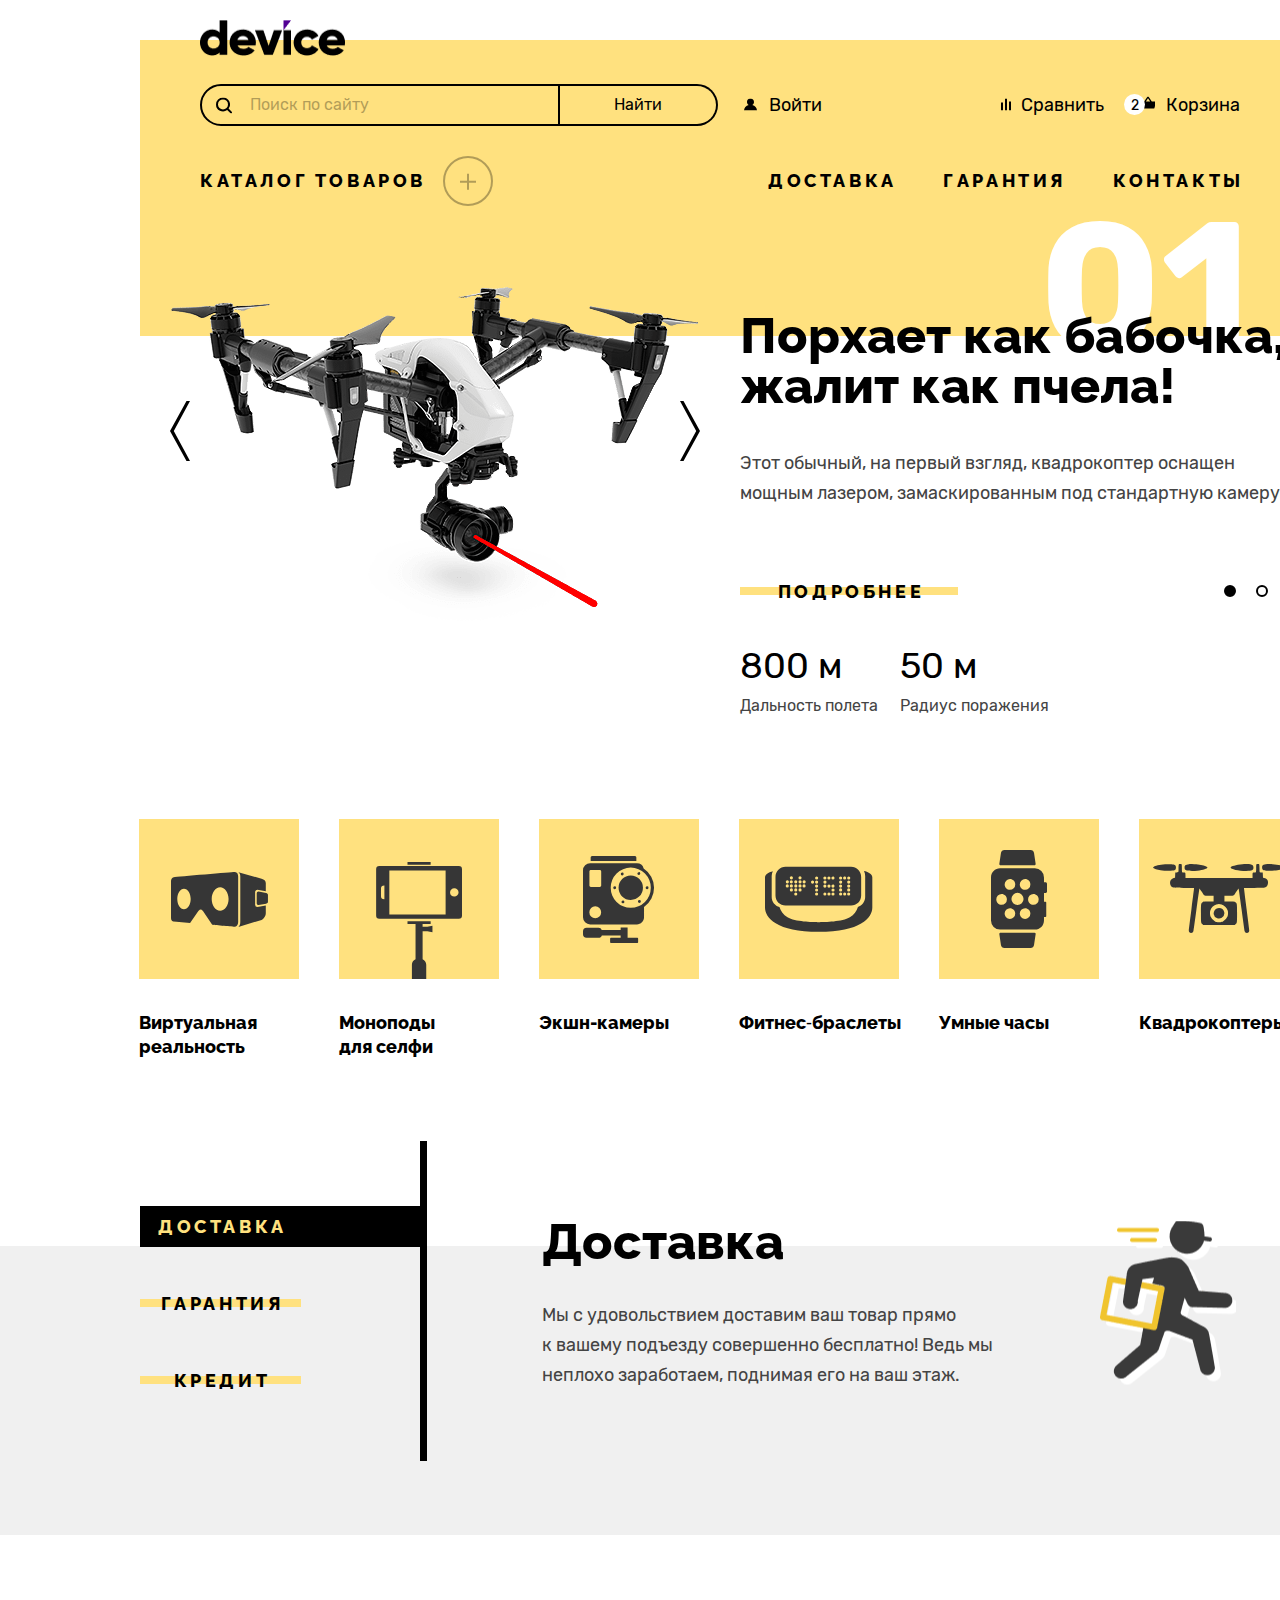
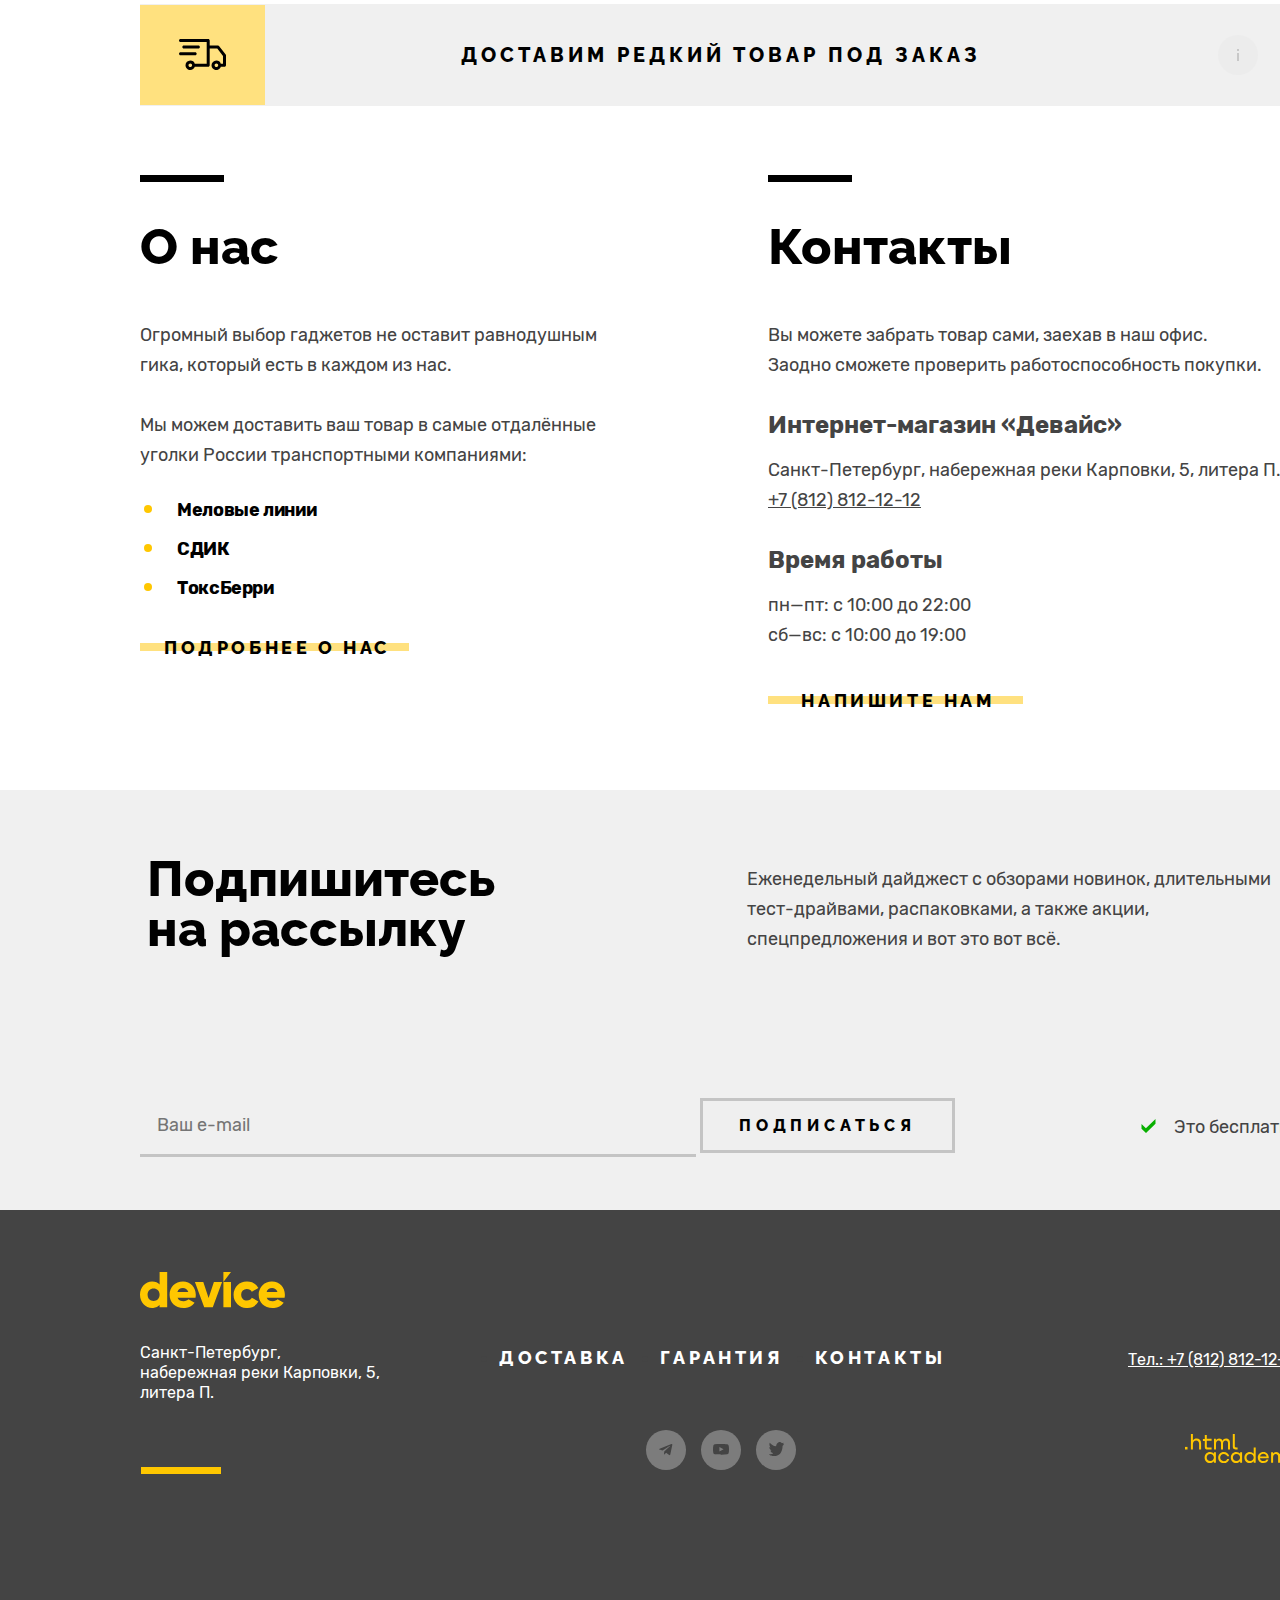
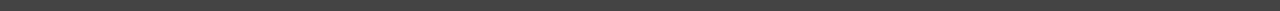
<file: index.html>
<!DOCTYPE html>
<html lang="ru">

<head>
  <meta charset="utf-8">
  <title>HTML Academy: Девайс</title>
  <link rel="icon" type="image/x-icon" href="images/favicon.png">
  <link rel="stylesheet" href="styles/styles.css">
</head>

<body>
  <header class="page-header">
    <a class="logo-link">
      <img class="header-logo" src="images/logos/header-logo.png" height="36" width="145" alt="Логотип 'Девайс'.">
    </a>
    <div class="header-general-buttons">
      <ul class="header-user-buttons">
        <li class="header-button-area">
          <form class="header-search-form" action="https://echo.htmlacademy.ru" method="get">
            <label class="visually-hidden" for="header-search-field">Найти</label>
            <input id="header-search-field" class="header-search-space" type="search" name="search-form"
              placeholder="Поиск по сайту">
            <button class="header-search-button" type="submit">Найти</button>
          </form>
        </li>
        <li class="header-button-area">
          <a class="header-button" href="#">
            <svg class="profile-icon" width="15" height="13" fill="none" xmlns="http://www.w3.org/2000/svg">
              <g clip-path="url(#a)"><path d="M1 12.4h13a6.3 6.3 0 0 0-4.7-5.5c1-.6 1.7-1.7 1.7-3C11 1.9 9.4.4 7.5.4A3.5 3.5 0 0 0 4 3.9c0
                1.3.7 2.4 1.7 3A6.3 6.3 0 0 0 1 12.4Z" fill="#000"/>
              </g>
              <defs><clipPath id="a"><path fill="#fff" transform="translate(0 .4)" d="M0 0h15v12H0z"/></clipPath>
              </defs>
            </svg>
            Войти
          </a>
        </li>
        <li class="header-button-area profile-logged-out">
          <a class="header-button" href="#">
            <svg class="profile-icon" width="15" height="13" fill="none" xmlns="http://www.w3.org/2000/svg">
              <g clip-path="url(#a)"><path d="M1 12.4h13a6.3 6.3 0 0 0-4.7-5.5c1-.6 1.7-1.7 1.7-3C11 1.9 9.4.4 7.5.4A3.5 3.5 0 0 0 4 3.9c0
                1.3.7 2.4 1.7 3A6.3 6.3 0 0 0 1 12.4Z" fill="#000"/>
              </g>
              <defs><clipPath id="a"><path fill="#fff" transform="translate(0 .4)" d="M0 0h15v12H0z"/></clipPath>
              </defs>
            </svg>
            Коля Петухов
          </a>
        </li>
        <li class="header-button-area profile-logged-out">
          <button class="header-button" type="submit">Выйти</button>
        </li>
      </ul>
      <ul class="header-cart-buttons">
        <li class="cart-button-area">
          <a class="header-button" href="#">
            <svg class="compare-icon" width="10" height="13" fill="none" xmlns="http://www.w3.org/2000/svg">
              <g clip-path="url(#a)" fill="#000"><path d="M6 .4H4v12h2V.4ZM2 4.4H0v8h2v-8ZM10 3.4H8v9h2v-9Z"/>
              </g>
              <defs><clipPath id="a"><path fill="#fff" transform="translate(0 .4)" d="M0 0h10v12H0z"/></clipPath></defs>
            </svg>
            Сравнить
          </a>
        </li>
        <li class="cart-button-area">
          <a class="header-button" href="#">
            <span class="items-number"></span>
            <svg class="cart-icon" width="16" height="15" viewBox="0 0 16 15" fill="none" xmlns="http://www.w3.org/2000/svg"><g clip-path="url(#a)"><path d="m15.3 5.39-3.5.2L8.6.69c-.1-.2-.4-.3-.6-.3-.2 0-.5.1-.6.3l-3.2 4.9H.7c-.4 0-.7.3-.7.7v.2l1.9 6.8c.2.7.7 1.1 1.4 1.1h9.4c.7 0 1.2-.4 1.4-1.1l1.9-6.9v-.2c0-.4-.3-.8-.7-.8ZM8 2.29l2.2 3.2H5.9L8 2.29Z" fill="#000"/></g><defs><clipPath id="a"><path fill="#fff" transform="translate(0 .39)" d="M0 0h16v14H0z"/></clipPath></defs></svg>
            Корзина
          </a>
          <div class="cart-popover popover-closed">
            <ul class="popover-items-list">
              <li class="popover-cart-item">
                <a class="popover-item-link" href="#">
                  <img class="popover-image" src="images/cart-popover-item-one.jpg" width="39" height="43" alt="Любительская селфи-палка.">
                  <p class="cart-item-title">Любительская селфи-палка</p>
                </a>
                <button class="delete-button" type="submit"><span class="visually-hidden">Удалить</span></button>
              </li>
              <li class="popover-cart-item">
                <a class="popover-item-link" href="#">
                  <img class="popover-image" src="images/cart-popover-item-two.jpg" width="39" height="43" alt="Профессиональная селфи-палка.">
                  <p class="cart-item-title">Профессиональная селфи-палка</p>
                </a>
                  <button class="delete-button" type="submit"><span class="visually-hidden">Удалить</span></button>
              </li>
            </ul>
            <div class="totals">
              <p class="totals-text">Товаров: 2</p>
              <p class="totals-text">Сумма: 2000 ₽</p>
            </div>
            <a class="popover-button" href="#">Открыть корзину</a>
          </div>
        </li>
      </ul>
    </div>
    <nav class="navigation">
      <ul class="navigation-list index-navigation">
        <li class="navigation-field">
          <a class="navigation-item" href="catalog.html">Каталог товаров</a>
          <button class="navigation-button navigation-button-open" type="button"><span class="visually-hidden">Показать</span></button>
          <div class="catalogue-popover-wrapper popover-closed">
            <ul class="navigation-catalogue-categories">
              <li>
                <ul class="categories-list">
                  <li>
                    <a class="navigation-catalogue-item" href="#">Виртуальная реальность</a>
                  </li>
                  <li>
                    <a class="navigation-catalogue-item" href="#">Моноподы для селфи</a>
                  </li>
                  <li>
                    <a class="navigation-catalogue-item" href="#">Экшн-камеры</a>
                  </li>
                </ul>
              </li>
              <li>
                <ul class="categories-list">
                  <li>
                    <a class="navigation-catalogue-item" href="#">Фитнес-браслеты</a>
                  </li>
                  <li>
                    <a class="navigation-catalogue-item" href="#">Умные часы</a>
                  </li>
                </ul>
              </li>
              <li>
                <ul class="categories-list">
                  <li>
                    <a class="navigation-catalogue-item" href="#">Квадрокоптеры</a>
                  </li>
                </ul>
              </li>
            </ul>
          </div>
        </li>
        <li class="navigation-field">
          <a class="navigation-item" href="#">Доставка</a>
        </li>
        <li class="navigation-field">
          <a class="navigation-item" href="#">Гарантия</a>
        </li>
        <li class="navigation-field">
          <a class="navigation-item" href="#">Контакты</a>
        </li>
      </ul>
    </nav>
  </header>
  <main class="main-wrapper">
    <h1 class="visually-hidden">Интернет-магазин "Девайс"</h1>
    <section class="promo-slider">
      <h2 class="visually-hidden">Популярные товары</h2>
      <ol class="slider-pagination">
        <li class="slider-pagination-item active-slide">
          <p class="slider-item-number">01</p>
          <button class="slider-arrow slider-prev" type="button"><span class="visually-hidden">Назад</span></button>
          <img class="stock-image" src="images/slider/slider-drone.png" height="560" width="560"
            alt="Квадрокоптер, оснащенный лазером.">
          <button class="slider-arrow slider-next" type="button"><span class="visually-hidden">Вперед</span></button>
          <h3 class="slider-item-title">Порхает как бабочка, жалит как пчела!</h3>
          <p class="slider-item-description">Этот обычный, на первый взгляд, квадрокоптер оснащен мощным лазером,
            замаскированным под стандартную камеру.</p>
          <a class="main-page-button" href="#">Подробнее</a>
          <ol class="slider-navigation">
            <li class="slider-navigation-item">
              <button class="slider-button slider-active" type="button"><span class="visually-hidden">1 слайд</span></button>
            </li>
            <li class="slider-navigation-item">
              <button class="slider-button" type="button"><span class="visually-hidden">2 слайд</span></button>
            </li>
            <li class="slider-navigation-item">
              <button class="slider-button" type="button"><span class="visually-hidden">3 слайд</span></button>
            </li>
          </ol>
          <dl class="slider-item-features">
            <dt class="slider-item-feature-name">Дальность полета</dt>
            <dd class="slider-item-feature-value">800 м</dd>
            <dt class="slider-item-feature-name">Радиус поражения</dt>
            <dd class="slider-item-feature-value">50 м</dd>
          </dl>
        </li>
        <li class="slider-pagination-item hidden-slide">
          <p class="slider-item-number">02</p>
          <button class="slider-arrow slider-prev" type="button"><span class="visually-hidden">Назад</span></button>
          <img class="stock-image" src="images/slider/slider-fitness-bracelet.png" height="560" width="560"
            alt="Фитнес-браслет.">
          <button class="slider-arrow slider-next" type="button"><span class="visually-hidden">Вперед</span></button>
          <h3 class="slider-item-title">Худеем правильно!</h3>
          <p class="slider-item-description">Мотивирующие фитнес-браслеты помогут найти в себе силы не пропускать
            занятия и соблюдать диету.</p>
          <a class="main-page-button" href="#">Подробнее</a>
          <ol class="slider-navigation">
            <li class="slider-navigation-item">
              <button class="slider-button" type="button"><span class="visually-hidden">1 слайд</span></button>
            </li>
            <li class="slider-navigation-item">
              <button class="slider-button slider-active" type="button"><span class="visually-hidden">2 слайд</span></button>
            </li>
            <li class="slider-navigation-item">
              <button class="slider-button" type="button"><span class="visually-hidden">3 слайд</span></button>
            </li>
          </ol>
          <dl class="slider-item-features">
            <dt class="slider-item-feature-name">Без подзарядки</dt>
            <dd class="slider-item-feature-value">48 часов</dd>
          </dl>
        </li>
        <li class="slider-pagination-item hidden-slide">
          <p class="slider-item-number">03</p>
          <button class="slider-arrow slider-prev" type="button"><span class="visually-hidden">Назад</span></button>
          <img class="stock-image" src="images/slider/slider-selfie-stick.png" height="560" width="560"
            alt="Палка для селфи.">
          <button class="slider-arrow slider-next" type="button"><span class="visually-hidden">Вперед</span></button>
          <h3 class="slider-item-title">Делай селфи, как Бен Стиллер! </h3>
          <p class="slider-item-description">Самая длинная палка для селфи доступна в нашем магазине.
            Восемь (Восемь, Карл!) метров длиной и весом всего 5 кг.</p>
          <a class="main-page-button" href="#">Подробнее</a>
          <ol class="slider-navigation">
            <li class="slider-navigation-item">
              <button class="slider-button" type="button"><span class="visually-hidden">1 слайд</span></button>
            </li>
            <li class="slider-navigation-item">
              <button class="slider-button" type="button"><span class="visually-hidden">2 слайд</span></button>
            </li>
            <li class="slider-navigation-item">
              <button class="slider-button slider-active" type="button"><span class="visually-hidden">3 слайд</span></button>
            </li>
          </ol>
          <dl class="slider-item-features">
            <dt class="slider-item-feature-name">Длина палки</dt>
            <dd class="slider-item-feature-value">8,5 метров</dd>
            <dt class="slider-item-feature-name">Вес палки</dt>
            <dd class="slider-item-feature-value">5 кг</dd>
            <dt class="slider-item-feature-name">Материал</dt>
            <dd class="slider-item-feature-value">Карбон</dd>
          </dl>
        </li>
      </ol>
    </section>
    <section>
      <h2 class="visually-hidden"> Категории товаров</h2>
      <ul class="catalogue-categories">
        <li class="catalogue-element">
          <a class="catalogue-item" href="#">
            <div class="catalogue-image virtual-reality-image"></div>
            Виртуальная реальность
          </a>
        </li>
        <li class="catalogue-element">
          <a class="catalogue-item" href="#">
            <div class="catalogue-image monopods-image"></div>
            Моноподы <br>для селфи
          </a>
        </li>
        <li class="catalogue-element">
          <a class="catalogue-item" href="#">
            <div class="catalogue-image action-camera-image"></div>
            Экшн-камеры
          </a>
        </li>
        <li class="catalogue-element">
          <a class="catalogue-item" href="#">
            <div class="catalogue-image fitness-bracelet-image"></div>
            Фитнес&#8209;браслеты
          </a>
        </li>
        <li class="catalogue-element">
          <a class="catalogue-item" href="#">
            <div class="catalogue-image smart-watch-image"></div>
            Умные часы
          </a>
        </li>
        <li class="catalogue-element">
          <a class="catalogue-item" href="#">
            <div class="catalogue-image quadrocopter-image"></div>
            Квадрокоптеры
          </a>
        </li>
      </ul>
    </section>
    <div class="advantages-wrapper">
      <section class="advantages">
        <h2 class="visually-hidden">Наши преимущества</h2>
        <ul class="advantages-list">
          <li class="advantages-button">
            <a class="main-page-button active-advantage" href="#">Доставка</a>
          </li>
          <li class="advantages-button">
            <a class="main-page-button" href="#">Гарантия</a>
          </li>
          <li class="advantages-button">
            <a class="main-page-button" href="#">Кредит</a>
          </li>
        </ul>
        <ul class="advantages-description">
          <li class="advantages-container advantage-visible">
            <div class="advantages-text">
              <h3 class="advantage-title">Доставка</h3>
              <p class="advantage-comment">Мы с удовольствием доставим ваш товар прямо <br>к
                вашему подъезду совершенно бесплатно! Ведь
                мы неплохо заработаем, поднимая его на ваш этаж.</p>
            </div>
            <div class="delivery-image"></div>
          </li>
          <li class="advantages-container advantage-hidden">
            <div class="advantages-text">
              <h3 class="advantage-title">Гарантия</h3>
              <p class="advantage-comment">Если из-за возгорания купленного у нас товара у вас
                сгорит дом — не переживайте, мы выдадим вам новый.
                Товар, не дом, конечно же.</p>
            </div>
            <div class="guarantee-image"></div>
          </li>
          <li class="advantages-container advantage-hidden">
            <div class="advantages-text">
              <h3 class="advantage-title">Кредит</h3>
              <p class="advantage-comment">Залезть в долговую яму стало проще!
                Кредитные консультанты подберут для вас наиболее выгодные условия кредита.
                Выгодные для банка, разумеется.</p>
            </div>
            <div class="credit-image"></div>
          </li>
        </ul>
      </section>
    </div>
    <aside>
      <a  href="#" class="delivery-box">
        <div class="delivery-truck-image"></div>
        <p class="special-delivery">Доставим редкий товар под заказ</p>
        <div class="delivery-info"></div>
      </a>
    </aside>
    <div class="about-us-wrapper">
      <section class="about-us">
        <h2 class="main-page-heading">О нас</h2>
        <p class="index-main-text">Огромный выбор гаджетов не оставит равнодушным гика, который есть в каждом из нас.
        </p>
        <p class="index-main-text">Мы можем доставить ваш товар в самые отдалённые уголки России транспортными
          компаниями:</p>
        <ul class="carrier-list">
          <li class="carrier-item">
            <b>Меловые линии</b>
          </li>
          <li class="carrier-item">
            <b>СДИК</b>
          </li>
          <li class="carrier-item">
            <b>ТоксБерри</b>
          </li>
        </ul>
        <a class="main-page-button" href="#">Подробнее о нас</a>
      </section>
      <section class="contact-us">
        <h2 class="main-page-heading">Контакты</h2>
        <p class="index-main-text">Вы можете забрать товар сами, заехав в наш офис. Заодно сможете проверить
          работоспособность покупки.</p>
        <p class="contacts-subtitle">Интернет-магазин «Девайс»</p>
        <address class="contacts-address">
          <p class="contacts-address-text">Санкт-Петербург, набережная реки Карповки, 5, литера П.</p>
          <a class="contacts-phone" href="tel:+78128121212">+7 (812) 812-12-12</a>
        </address>
        <p class="contacts-subtitle">Время работы</p>
        <ul class="contacts-schedule">
          <li class="contacts-schedule-item">пн—пт: с 10:00 до 22:00 </li>
          <li class="contacts-schedule-item">сб—вс: с 10:00 до 19:00</li>
        </ul>
        <a class="main-page-button" href="#">Напишите нам</a>
      </section>
    </div>
    <div class="mailing-wrapper">
      <section class="mailing-section">
        <div class="mailing-text">
          <h2 class="main-page-heading">Подпишитесь на рассылку</h2>
          <p class="index-main-text">Еженедельный дайджест с обзорами новинок, длительными тест-драйвами, распаковками,
            а также акции, спецпредложения и вот это вот всё.</p>
        </div>
        <div class="mailing-form">
          <form class="subscribe-form" action="https://echo.htmlacademy.ru" method="post">
            <label class="visually-hidden" for="subscription-area">Введите email</label>
            <input id="subscription-area" class="subscription-field" type="email" name="subscription-email" placeholder="Ваш e-mail">
            <label class="visually-hidden" for="subscription-submit">Подписаться</label>
            <input class="subscription-button" id="subscription-submit" type="submit" name="submit-button" value="Подписаться">
          </form>
          <p class="subscription-form-comment">Это бесплатно</p>
        </div>
      </section>
    </div>
  </main>
  <footer class="page-footer">
    <div class="footer-wrapper">
      <div class="footer-left-column">
        <a class="logo-link">
          <img class="footer-logo" src="images/logos/footer-logo.svg" height="36" width="145" alt="Логотип 'Девайс'.">
        </a>
        <address class="footer-address">
          <p class="footer-address-text">Санкт-Петербург, набережная реки Карповки, 5, литера П.</p>
        </address>
      </div>
      <div class="footer-central-column">
        <ul class="footer-navigation">
          <li>
            <a class="footer-navigation-item" href="#">Доставка</a>
          </li>
          <li>
            <a class="footer-navigation-item" href="#">Гарантия</a>
          </li>
          <li>
            <a class="footer-navigation-item" href="#">Контакты</a>
          </li>
        </ul>
        <ul class="socials">
          <li>
            <a class="socials-link telegram-icon" href="https://t.me/htmlacademy">
              <span class="visually-hidden">Telegram</span>
            </a>
          </li>
          <li>
            <a class="socials-link youtube-icon" href="https://www.youtube.com/user/htmlacademyru">
              <span class="visually-hidden">YouTube</span>
            </a>
          </li>
          <li>
            <a class="socials-link twitter-icon" href="https://twitter.com/htmlacademy_ru">
              <span class="visually-hidden">Twitter</span>
            </a>
          </li>
        </ul>
      </div>
      <div class="footer-right-column">
        <a class="footer-phone" href="tel:+78128121212">Тел.: +7 (812) 812-12-12</a>
        <a class="html-academy-link" href="https://htmlacademy.ru/">
            <svg class="html-academy-logo" width="115" height="33" viewBox="0 0 115 33" fill="currentColor" xmlns="http://www.w3.org/2000/svg">
              <path d="M0 12.9V15.5H2.5V12.9H0Z"/>
              <path d="M11.6 4.5C10 4.5 8.8 5.2 8 6.2H7.9V0H5.9V15.5H7.9V10.2C7.9 8.1 9.2 6.6 11.2 6.6C13 6.6 14.1 8 14.1 9.8V15.5H16.1V9.4C16.2 6.4 14.3 4.5 11.6 4.5Z"/>
              <path d="M26.6 4.8H21.8V1.1H19.8V4.9H17.9V6.9H19.8V12.9C19.8 14.6 20.8 15.6 22.5 15.6H26.6V13.6H22.9C22.2 13.6 21.8 13.2 21.8 12.5V6.8H26.6V4.8Z"/>
              <path d="M41.1 4.6C39.5 4.6 38.2 5.4 37.6 6.7H37.5C36.9 5.5 35.7 4.6 34.1 4.6C32.7 4.6 31.6 5.4 31 6.4H30.9V4.8H29V15.4H31V10C31 8 32 6.5 33.6 6.5C35.1 6.5 36 7.5 36 9.1V15.4H38V9.8C38 7.4 39.4 6.5 40.6 6.5C42.1 6.5 43 7.5 43 9.1V15.4H45V8.9C45.1 6.4 43.6 4.6 41.1 4.6Z"/>
              <path d="M47.8 12.7C47.8 14.4 48.8 15.4 50.6 15.4H52.6V13.4H50.9C50.2 13.4 49.8 13 49.8 12.3V0H47.8V12.7Z"/>
              <path d="M28.9 19.7C28 18.6 26.7 17.9 25 17.9C21.9 17.9 19.6 20.2 19.6 23.5C19.6 26.8 21.9 29.1 25 29.1C26.8 29.1 28 28.3 28.8 27.2H28.9V28.8H30.9V18.2H28.9V19.7ZM25.3 27.1C23.1 27.1 21.7 25.5 21.7 23.5C21.7 21.5 23.1 19.9 25.3 19.9C27.5 19.9 28.9 21.5 28.9 23.5C28.9 25.4 27.5 27.1 25.3 27.1Z"/>
              <path d="M44.2 22C43.7 19.6 41.6 17.9 38.8 17.9C35.4 17.9 33.2 20.4 33.2 23.5C33.2 26.6 35.4 29.1 38.8 29.1C41.6 29.1 43.7 27.3 44.2 24.9H42.1C41.7 26.2 40.4 27.2 38.8 27.2C36.6 27.2 35.2 25.6 35.2 23.6C35.2 21.6 36.6 20 38.8 20C40.4 20 41.6 21 42.1 22.2H44.2V22Z"/>
              <path d="M55.1 19.7C54.2 18.6 52.9 17.9 51.2 17.9C48.1 17.9 45.8 20.2 45.8 23.5C45.8 26.8 48.1 29.1 51.2 29.1C53 29.1 54.2 28.3 55 27.2H55.1V28.8H57.1V18.2H55.1V19.7ZM51.5 27.1C49.3 27.1 47.9 25.5 47.9 23.5C47.9 21.5 49.3 19.9 51.5 19.9C53.7 19.9 55.1 21.5 55.1 23.5C55.1 25.4 53.6 27.1 51.5 27.1Z"/>
              <path d="M68.7 19.8C67.8 18.7 66.5 17.9 64.8 17.9C61.7 17.9 59.4 20.2 59.4 23.5C59.4 26.8 61.6 29.1 64.8 29.1C66.5 29.1 67.8 28.3 68.6 27.3H68.7V28.8H70.7V13.4H68.7V19.8ZM65.1 27.1C62.9 27.1 61.5 25.5 61.5 23.5C61.5 21.5 62.9 19.9 65.1 19.9C67.3 19.9 68.7 21.5 68.7 23.5C68.6 25.5 67.2 27.1 65.1 27.1Z"/>
              <path d="M78.3 17.9C75 17.9 72.8 20.4 72.8 23.5C72.8 26.5 74.9 29.1 78.3 29.1C80.8 29.1 82.8 27.8 83.5 25.5H81.4C80.9 26.5 79.8 27.1 78.4 27.1C76.5 27.1 75.1 25.8 75 24.2H83.8C84 20.6 81.8 17.9 78.3 17.9ZM78.3 19.8C80 19.8 81.3 20.8 81.6 22.4H75.1C75.4 20.9 76.6 19.8 78.3 19.8Z"/>
              <path d="M98.2 17.9C96.6 17.9 95.3 18.7 94.6 19.9H94.5C93.9 18.7 92.7 17.9 91.1 17.9C89.7 17.9 88.6 18.6 88 19.7V18.2H86.1V28.8H88.1V23.4C88.1 21.4 89.1 20 90.7 19.9C92.2 19.9 93.1 20.9 93.1 22.5V28.8H95.1V23.2C95.1 20.8 96.5 19.9 97.7 19.9C99.2 19.9 100.1 20.9 100.1 22.5V28.8H102.1V22.3C102.2 19.7 100.7 17.9 98.2 17.9Z"/>
              <path d="M109.4 27L105.8 18.1H103.6L108.4 29.7C108.1 30.6 107.7 30.9 106.7 30.9H104.2V32.9H106.7C108.5 32.9 109.5 32.1 110.2 30.3L114.9 18.1H112.8L109.4 27Z"/>
            </svg>
          </a>
      </div>
    </div>
  </footer>

  <div class="modal-cover modal-hidden">
    <form class="delivery-form" action="https://echo.htmlacademy.ru/" method="post">
      <fieldset class="delivery-fieldset">
        <h2 class="delivery-form-title">Доставка под заказ</h2>
        <button class="delivery-form-close" type="button"><span class="visually-hidden">Закрыть</span></button>
          <p class="delivery-form-field">
            <label class="delivery-form-field-name" for="name-field">Ваше имя:</label>
            <input class="delivery-form-input modal-name" id="name-field" type="text" name="buyer-name" placeholder="Введите имя">
          </p>
          <p class="delivery-form-field">
            <label class="delivery-form-field-name" for="email-field">Ваш e-mail:</label>
            <input class="delivery-form-input modal-email" id="email-field" type="email" name="buyer-email" placeholder="Введите email">
            <span class="email-comment">Забавный у вас адрес</span>
          </p>
          <p class="delivery-form-field">
            <label class="delivery-form-field-name" for="description-field">Что нужно привезти:</label>
            <input class="delivery-form-input modal-description" id="description-field" type="text" name="delivery-description" placeholder="В свободной форме">
          </p>
          <div class="delivery-form-field">
            <label class="delivery-form-field-name" for="quantity-field">Количество: </label>
            <span class="modal-tooltip"></span>
            <span class="tooltip-field">
              Постараемся найти, сколько нужно. Привезём сколько получится по требованиям
              к провозу багажа.
            </span>
            <div class="quantity-counter">
              <button class="quantity-button quantity-less" type="submit"><span class="visually-hidden">Меньше</span></button>
              <label class="visually-hidden" for="quantity-field">Количество товаров</label>
              <input class="delivery-form-input modal-quantity" id="quantity-field" type="number" name="delivery-quantity" value="1" required>
              <button class="quantity-button quantity-more"type="submit"><span class="visually-hidden">Больше</span></button>
            </div>
          </div>
        <button class="main-page-button" type="submit">Отправить</button>
      </fieldset>
    </form>
  </div>
</body>

</html>
</file>
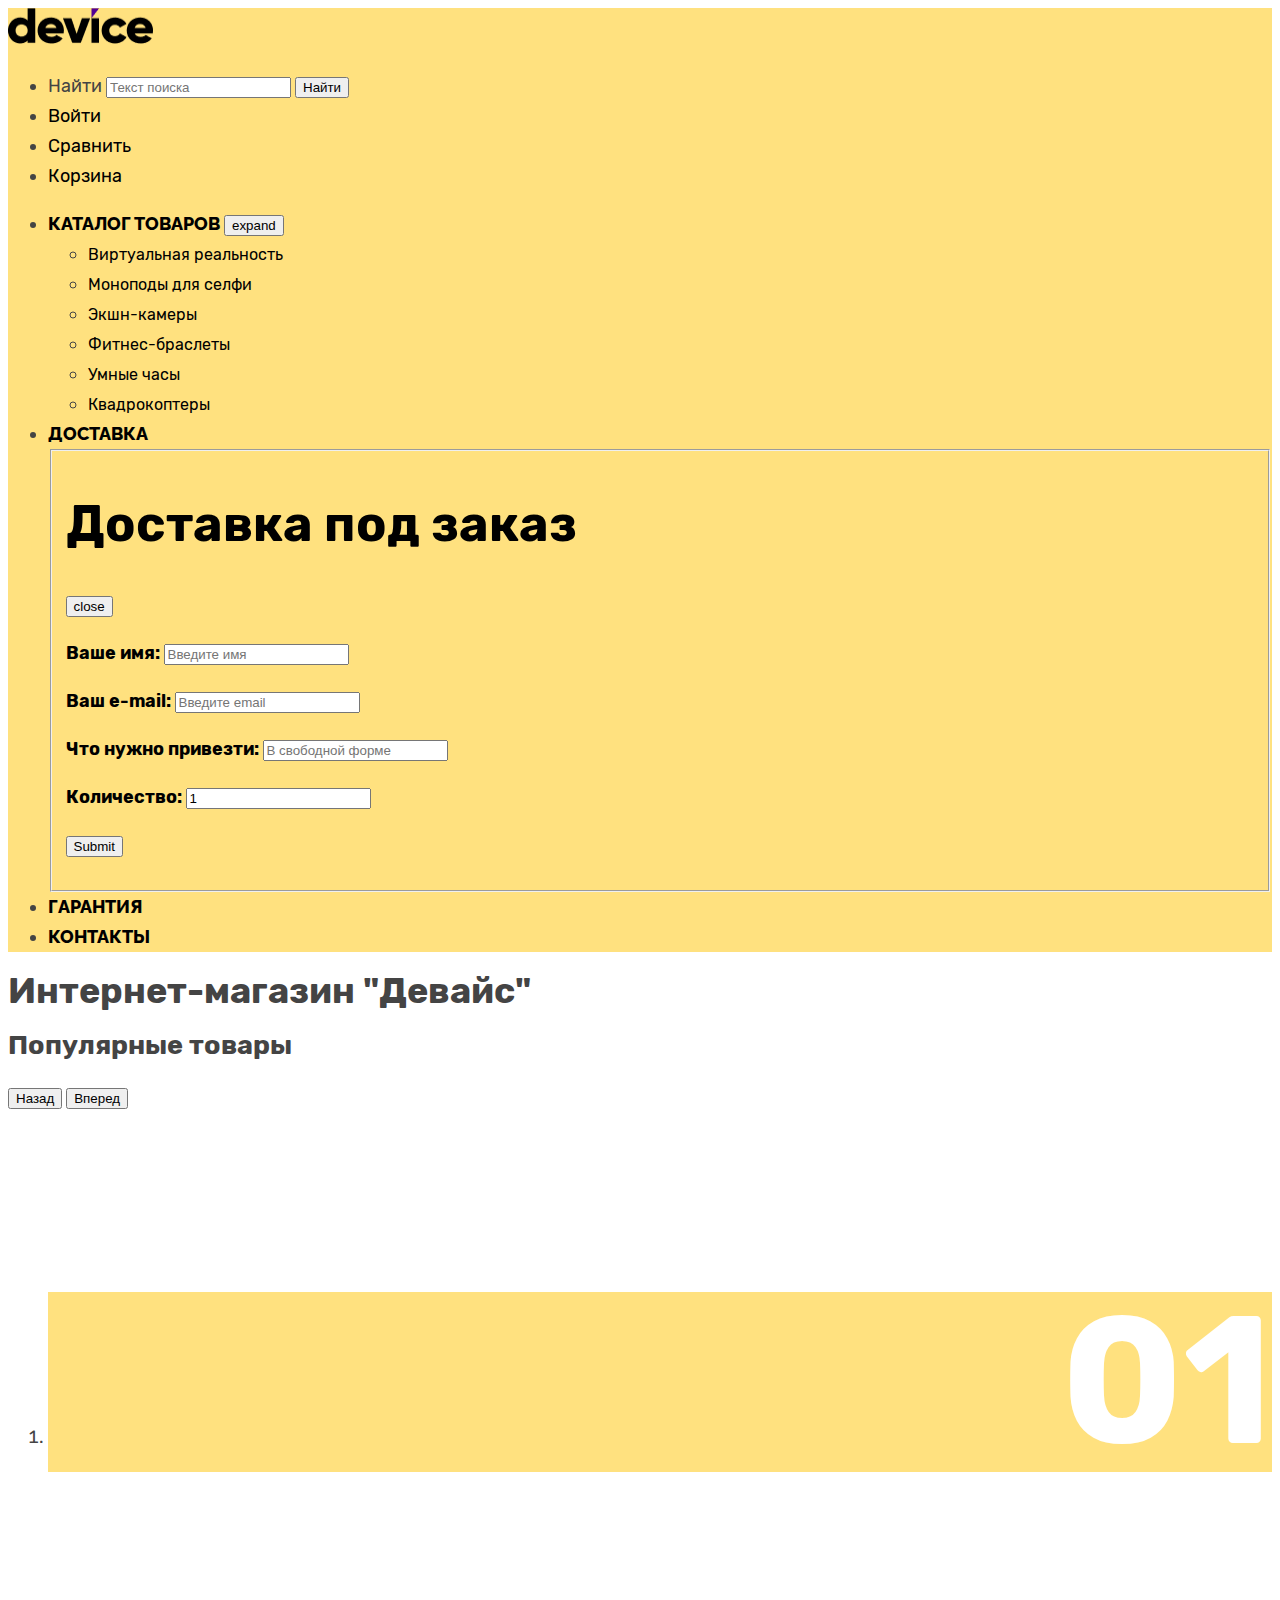
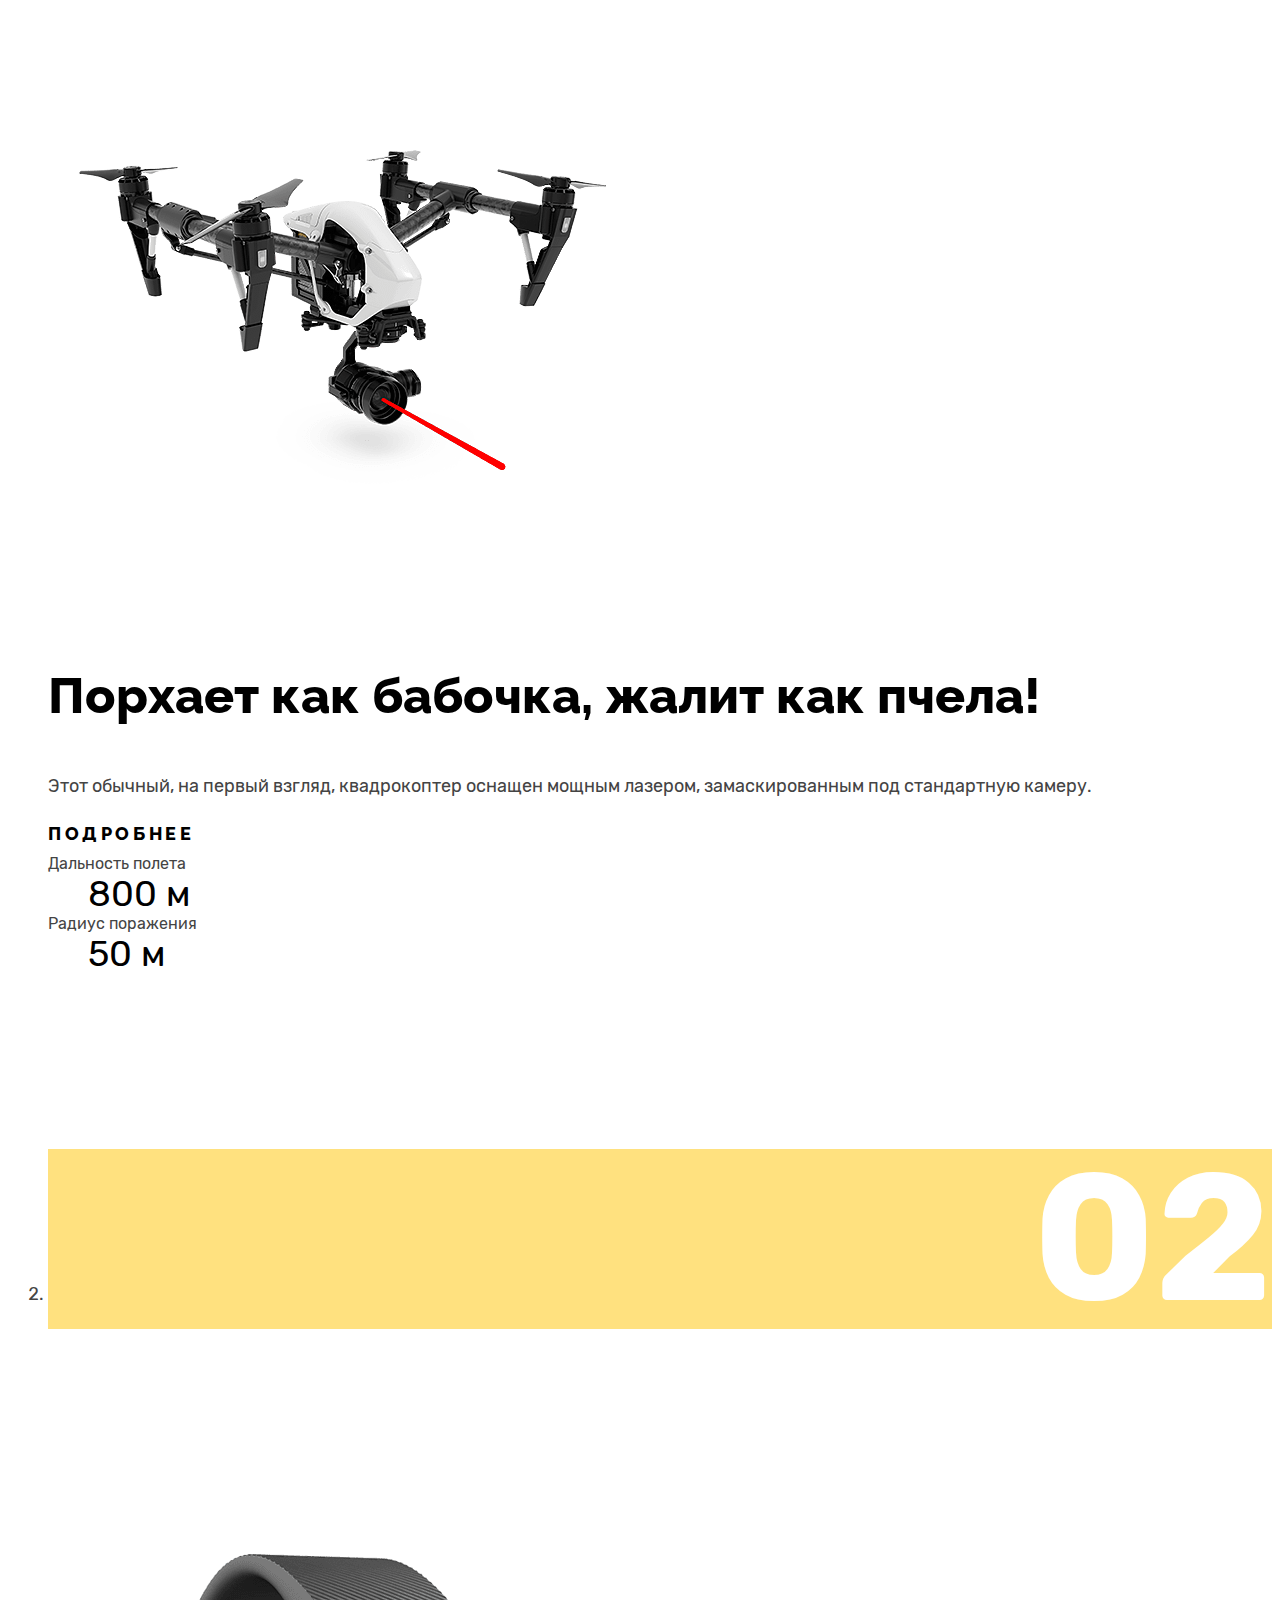
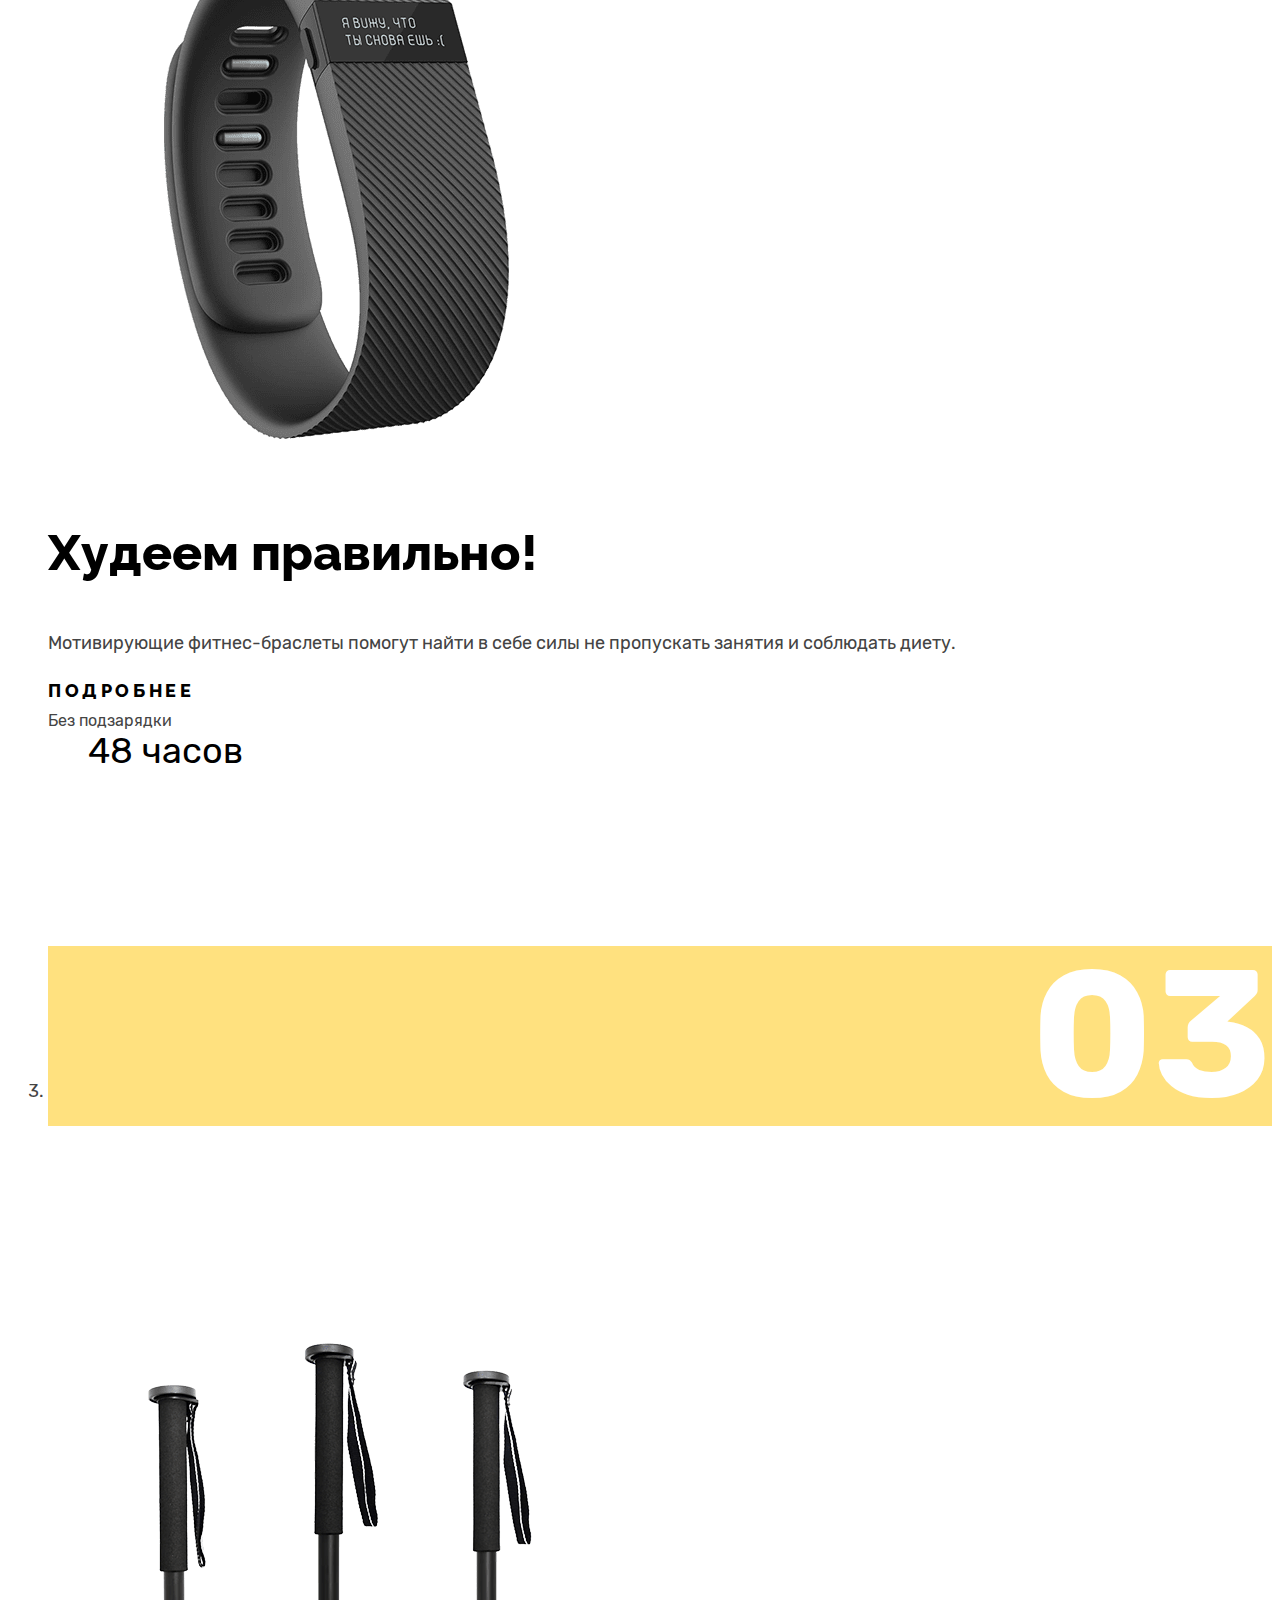
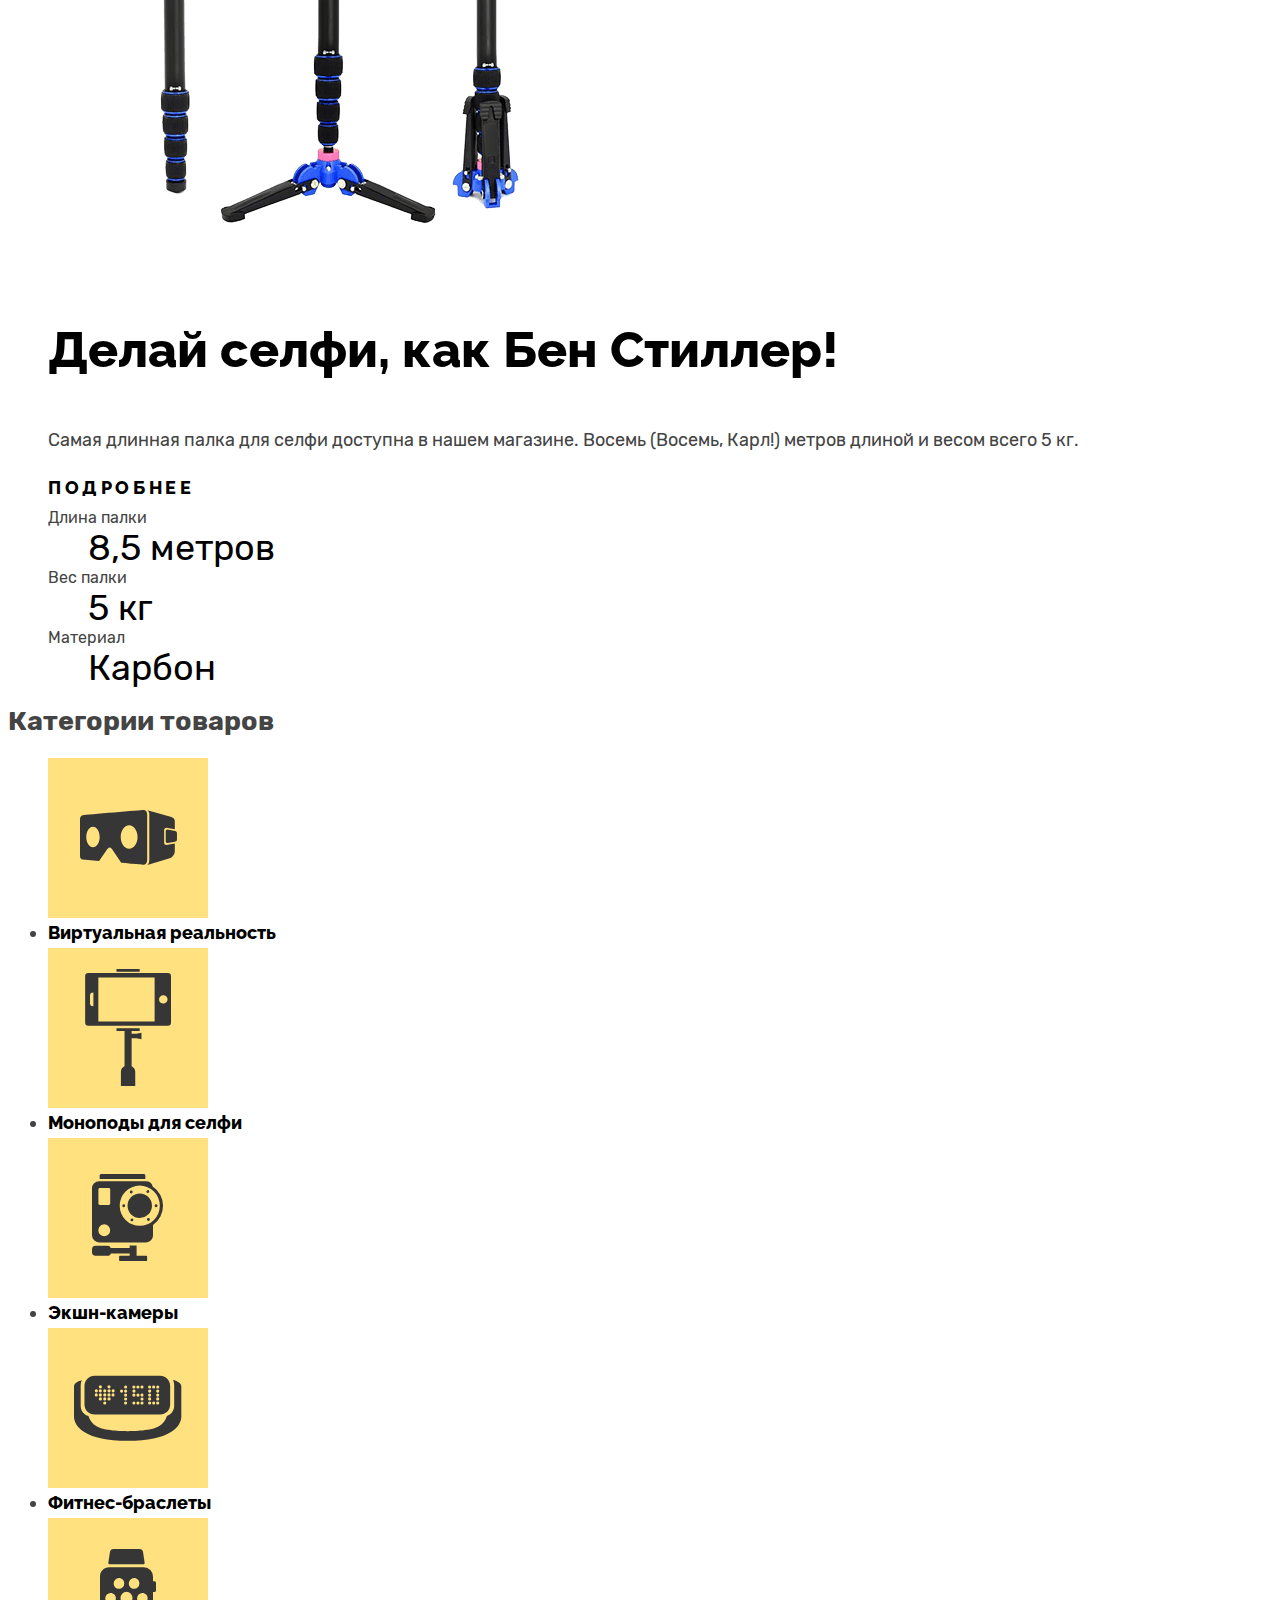
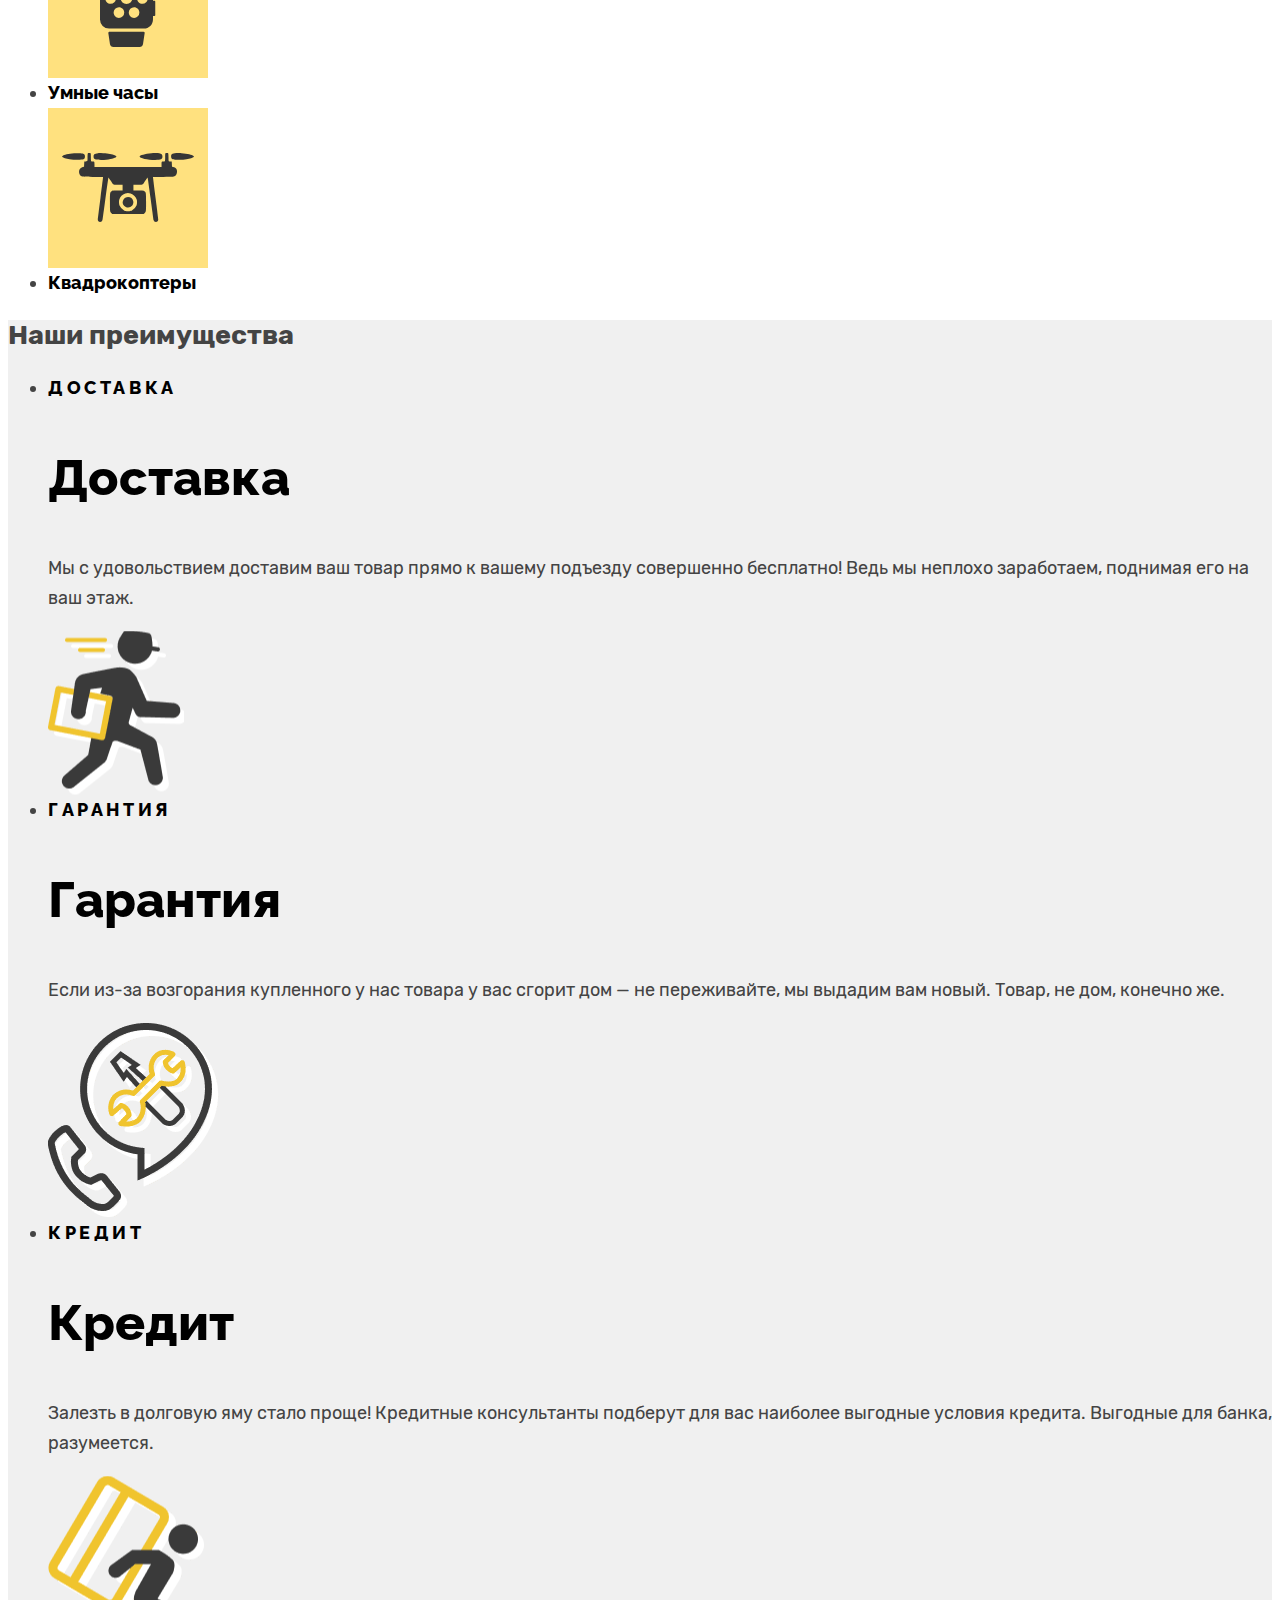
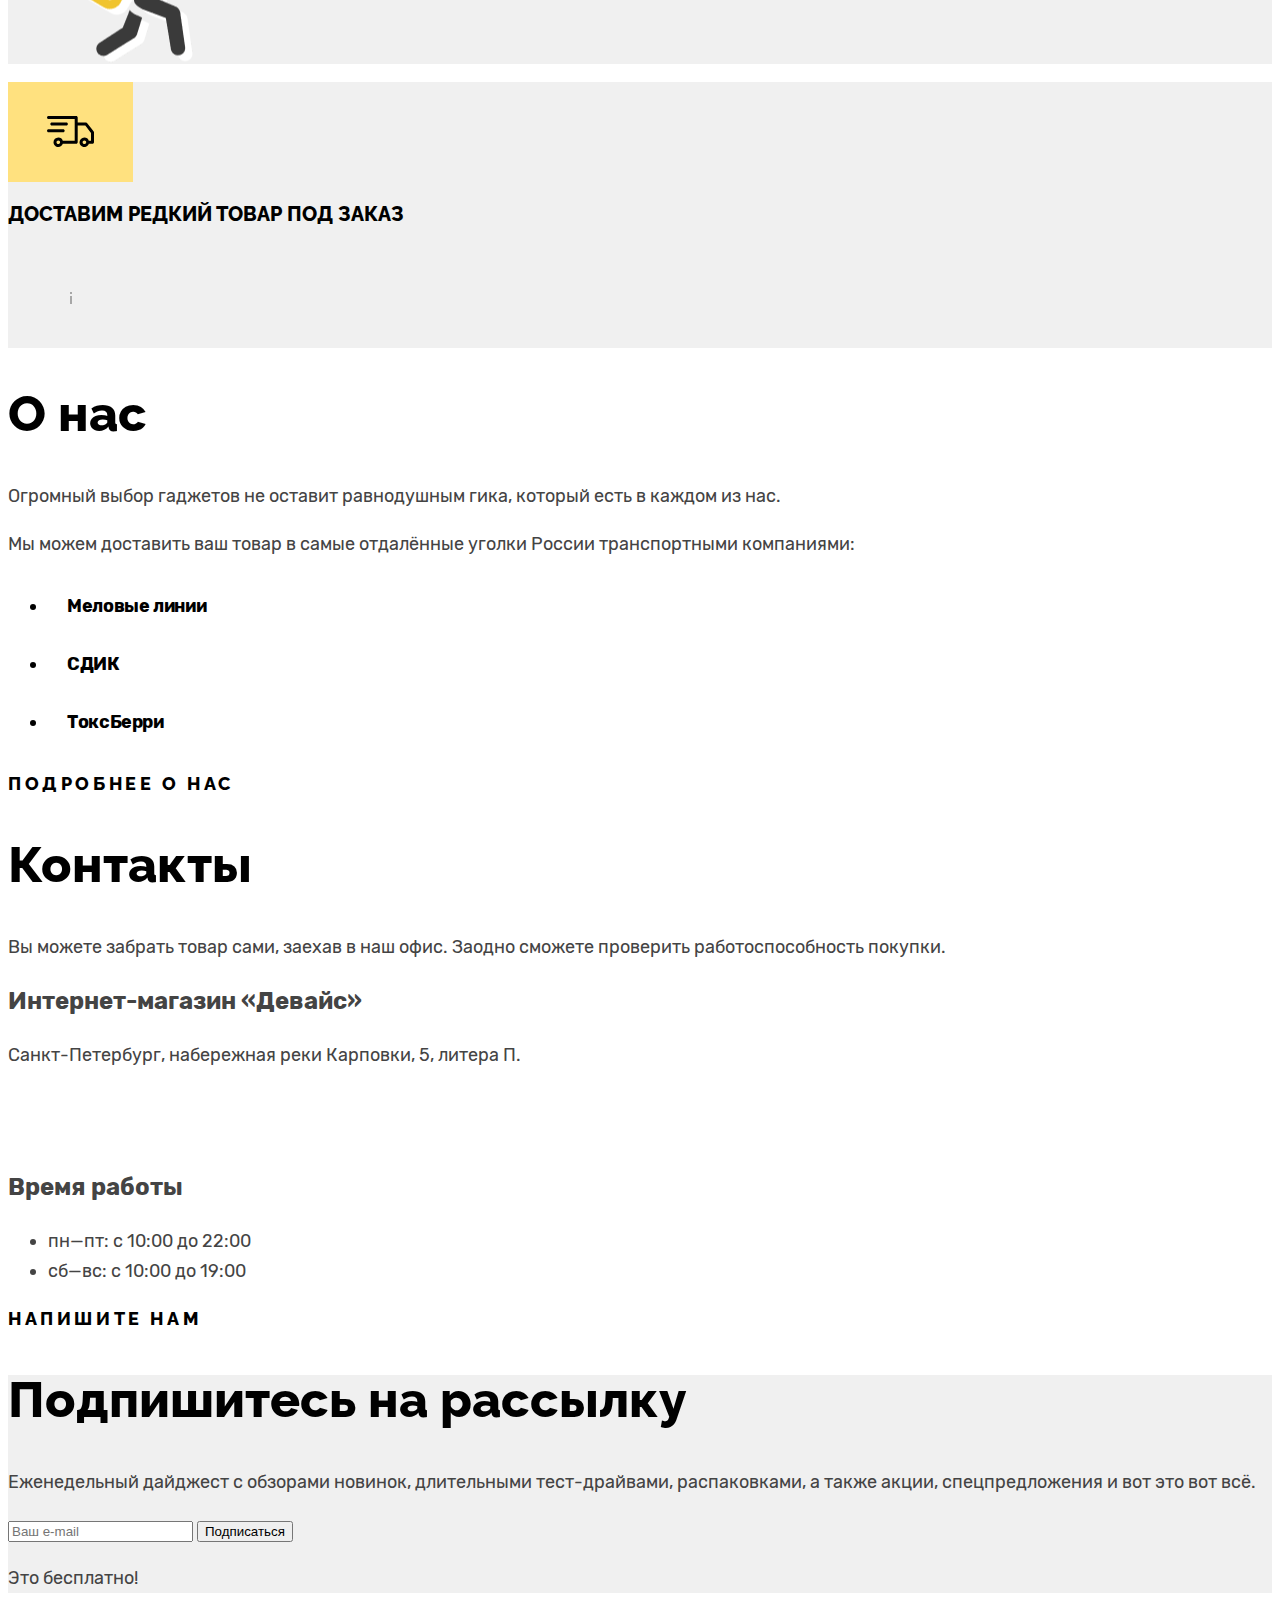
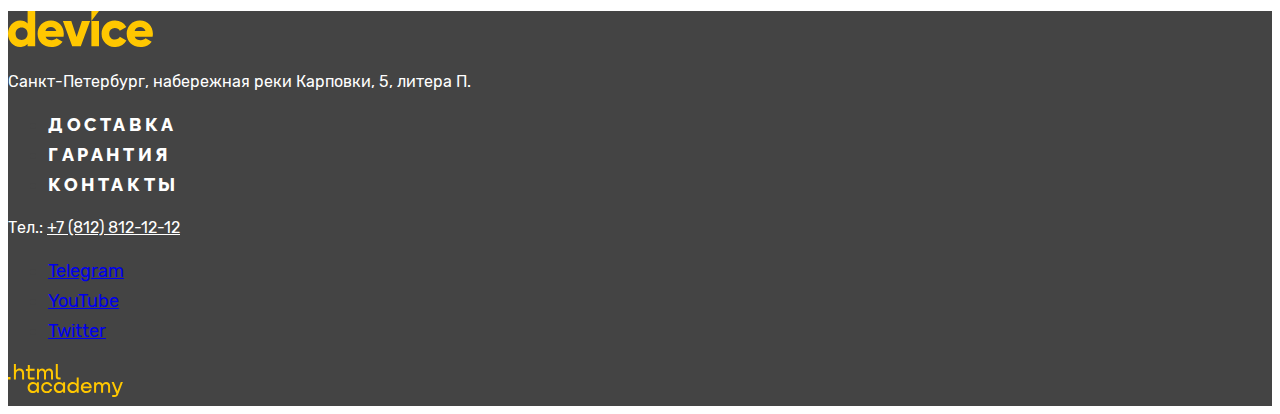
<file: 4/index.html>
<!DOCTYPE html>
<html lang="ru">
  <head>
    <meta charset="utf-8">
    <title>HTML Academy: Девайс</title>
    <link rel="icon" type="image/x-icon" href="images/favicon.png">
    <link rel="stylesheet" href="styles/styles.css">
    <base href="https://htmlacademy-htmlcss.github.io/2118329-device-34/4/">
</head>
  <body>
    <header class="page-header">
      <img class="logo" src="images/logos/header-logo.png" height="36" width="145" alt="Логотип 'Девайс'">
      <ul class="header-user-functions">
        <li class="header-function">
          <form class="header-search-form" action="https://echo.htmlacademy.ru" method="get">
            <label class="visually-hidden"> Найти
              <input type="search" name="search-form" placeholder="Текст поиска">
            </label>
            <button class="header-button" type="submit">Найти</button>
          </form>
        </li>
        <li class="header-function">
          <a class="header-button" href="#">Войти</a>
        </li>
        <li class="header-function">
          <a class="header-button" href="#">Сравнить</a>
        </li>
        <li class="header-function">
          <a class="header-button" href="#">Корзина</a>
        </li>
      </ul>
      <nav class="navigation">
        <ul class="navigation-list">
          <li>
            <a class="navigation-item" href="catalog.html">Каталог товаров</a>
            <input class="navigation-button" type="button" name="Expand catalogue" value="expand">
            <ul class="navigation-catalogue-categories">
              <li>
                <a class="navigation-catalogue-item" href="#">Виртуальная реальность</a>
              </li>
              <li>
                <a class="navigation-catalogue-item" href="#">Моноподы для селфи</a>
              </li>
              <li>
                <a class="navigation-catalogue-item" href="#">Экшн-камеры</a>
              </li>
              <li>
                <a class="navigation-catalogue-item href="#">Фитнес-браслеты</a>
              </li>
              <li>
                <a class="navigation-catalogue-item" href="#">Умные часы</a>
              </li>
              <li>
                <a class="navigation-catalogue-item" href="#">Квадрокоптеры</a>
              </li>
            </ul>
          </li>
          <li>
            <a class="navigation-item" href="#">Доставка</a>
            <form class="delivery-form" action="https://echo.htmlacademy.ru/" method="post">
              <fieldset>
                <h2 class="delivery-form-title">Доставка под заказ</h2>
                <input class="delivery-form-close" type="button" value="close">
                <p class="delivery-form-field">
                  <label class="delivery-form-field-name">Ваше имя:
                    <input type="text" name="buyer-name" placeholder="Введите имя" required>
                  </label>
                </p>
                <p class="delivery-form-field">
                  <label class="delivery-form-field-name">Ваш e-mail:
                    <input type="email" name="buyer-email" placeholder="Введите email" required>
                  </label>
                </p>
                <p class="delivery-form-field">
                  <label class="delivery-form-field-name">Что нужно привезти:
                    <input type="text" name="delivery-description" placeholder="В свободной форме" required>
                  </label>
                </p>
                <p class="delivery-form-field">
                  <label class="delivery-form-field-name">Количество:
                    <input type="number" name="delivery-quantity" value="1" required>
                  </label>
                </p>
                <p class="delivery-form-field">
                  <label class="main-page-button">
                    <input type="submit" name="submit-button">
                  </label>
                </p>
              </fieldset>
            </form>
          </li>
          <li>
            <a class="navigation-item" href="#">Гарантия</a>
          </li>
          <li>
            <a class="navigation-item" href="#">Контакты</a>
          </li>
        </ul>
      </nav>
    </header>
    <main class="index-main">
      <h1 class="visually-hidden">Интернет-магазин "Девайс"</h1>
      <section class="promo-slider">
        <h2 class="visually-hidden">Популярные товары</h2>
        <button class="slider-button slider-prev" type="button" name="previous-item">
          <span class="visually-hidden">Назад</span>
        </button>
        <button class="slider-button slider-next" type="button" name="next-item">
          <span class="visually-hidden">Вперед</span>
        </button>
        <ol class="slider-pagination">
          <li class="slider-pagination-item">
            <p class="slider-item-number">01</p>
            <img class="stock-image" src="images/slider/slider-drone.png" height="560" width="560" alt="Квадрокоптер, оснащенный лазером">
            <h3 class="slider-item-title">Порхает как бабочка, жалит как пчела!</h3>
            <p class="slider-item-description">Этот обычный, на первый взгляд, квадрокоптер оснащен мощным лазером, замаскированным под стандартную камеру.</p>
            <a class="main-page-button" href="#">Подробнее</a>
            <dl class="slider-item-features">
              <dt class="slider-item-feature-name">Дальность полета</dt>
              <dd class="slider-item-feature-value">800 м</dd>
              <dt class="slider-item-feature-name">Радиус поражения</dt>
              <dd class="slider-item-feature-value">50 м</dd>
            </dl>
          </li>
          <li class="slider-pagination-item">
            <p class="slider-item-number">02</p>
            <img class="stock-image" src="images/slider/slider-fitness-bracelet.png" height="560" width="560" alt="Фитнес-браслет">
            <h3 class="slider-item-title">Худеем правильно!</h3>
            <p class="slider-item-description">Мотивирующие фитнес-браслеты помогут найти в себе силы не пропускать занятия и соблюдать диету.</p>
            <a class="main-page-button" href="#">Подробнее</a>
            <dl class="slider-item-features">
              <dt class="slider-item-feature-name">Без подзарядки</dt>
              <dd class="slider-item-feature-value">48 часов</dd>
            </dl>
          </li>
          <li class="slider-pagination-item">
            <p class="slider-item-number">03</p>
            <img class="stock-image" src="images/slider/slider-selfie-stick.png" height="560" width="560" alt="Палка для селфи">
            <h3 class="slider-item-title">Делай селфи, как Бен Стиллер! </h3>
            <p class="slider-item-description">Самая длинная палка для селфи доступна в нашем магазине. 
              Восемь (Восемь, Карл!) метров длиной и весом всего 5 кг.</p>
            <a class="main-page-button" href="#">Подробнее</a>
            <dl class="slider-item-features">
              <dt class="slider-item-feature-name">Длина палки</dt>
              <dd class="slider-item-feature-value">8,5 метров</dd>
              <dt class="slider-item-feature-name">Вес палки</dt>
              <dd class="slider-item-feature-value">5 кг</dd>
              <dt class="slider-item-feature-name">Материал</dt>
              <dd class="slider-item-feature-value">Карбон</dd>
            </dl>
          </li>
        </ol>
      </section>
      <section>
        <h2 class="visually-hidden"> Категории товаров</h2>
        <ul class="catalogue-categories">
          <li>
            <div class="catalogue-image">
              <div class="virtual-reality-image"></div>
            </div>
            <a class="catalogue-item" href="#">Виртуальная реальность</a>
          </li>
          <li>
            <div class="catalogue-image">
              <div class="monopods-image"></div>
            </div>
            <a class="catalogue-item" href="#">Моноподы для селфи</a>
          </li>
          <li>
            <div class="catalogue-image">
              <div class="action-camera-image"></div>
            </div>
            <a class="catalogue-item" href="#">Экшн-камеры</a>
          </li>
          <li>
            <div class="catalogue-image">
              <div class="fitness-bracelet-image"></div>
            </div>
            <a class="catalogue-item" href="#">Фитнес-браслеты</a>
          </li>
          <li>
            <div class="catalogue-image">
              <div class="smart-watch-image"></div>
            </div>
            <a class="catalogue-item" href="#">Умные часы</a>
          </li>
          <li>
            <div class="catalogue-image">
              <div class="quadrocopter-image"></div>
            </div>
            <a class="catalogue-item" href="#">Квадрокоптеры</a>
          </li>
        </ul>
      </section>
      <section class="advantages">
        <h2 class="visually-hidden">Наши преимущества</h2>
        <ul>
          <li>
            <a class="main-page-button" href="#">Доставка</a>
            <h3 class="advantage-title">Доставка</h3>
            <p>Мы с удовольствием доставим ваш товар прямо
              к вашему подъезду совершенно бесплатно! Ведь
              мы неплохо заработаем, поднимая его на ваш этаж.</p>
              <div class="delivery-image"></div>
          </li>
          <li>
            <a class="main-page-button" href="#">Гарантия</a>
            <h3 class="advantage-title">Гарантия</h3>
            <p>Если из-за возгорания купленного у нас товара у вас
              сгорит дом — не переживайте, мы выдадим вам новый.
              Товар, не дом, конечно же.</p>
              <div class="guarantee-image"></div>
            </li>
          <li>
            <a class="main-page-button" href="#">Кредит</a>
            <h3 class="advantage-title">Кредит</h3>
            <p>Залезть в долговую яму стало проще! 
              Кредитные консультанты подберут для вас наиболее выгодные условия кредита. 
              Выгодные для банка, разумеется.</p>
              <div class="credit-image"></div>
          </li>
        </ul>
      </section>
      <aside class="delivery-box">
        <div class="delivery-image-space">
          <div class="special-delivery-image"></div>
        </div>
        <p><a class="special-delivery" href="#">Доставим редкий товар под заказ</a></p>
        <div class="delivery-info"></div>
      </aside>
      <section class="about-us">
        <h2 class="main-page-heading">О нас</h2>
        <p class="index-main-text">Огромный выбор гаджетов не оставит равнодушным гика, который есть в каждом из нас.</p>
        <p class="index-main-text">Мы можем доставить ваш товар в самые отдалённые уголки России транспортными компаниями:</p>
        <ul class="carrier-list">
          <li>
            <b>Меловые линии</b>
          </li>
          <li>
            <b>СДИК</b>
          </li>
          <li>
            <b>ТоксБерри</b>
          </li>
        </ul>
        <a class="main-page-button" href="#">Подробнее о нас</a>
      </section>
      <section class="contact-us">
        <h2 class="main-page-heading">Контакты</h2>
        <p class="index-main-text">Вы можете забрать товар сами, заехав в наш офис. Заодно сможете проверить работоспособность покупки.</p>
        <p class="contacts-subtitle">Интернет-магазин «Девайс»</p>
        <address class="contacts-address">
          <p class="contacts-address-text">Санкт-Петербург, набережная реки Карповки, 5, литера П.</p>
          <a class="contacts-phone" href="tel:+78128121212">+7 (812) 812-12-12</a>
        </address>
        <p class="contacts-subtitle">Время работы</p>
        <ul class="contacts-schedule">
          <li class="contacts-schedule-item">пн—пт: с 10:00 до 22:00 </li>
          <li class="contacts-schedule-item">сб—вс: с 10:00 до 19:00</li>
        </ul>
        <a class="main-page-button" href="#">Напишите нам</a>
      </section>
      <section class="mailing-section">
        <h2 class="main-page-heading">Подпишитесь на рассылку</h2>
        <p class="index-main-text">Еженедельный дайджест с обзорами новинок, длительными тест-драйвами, распаковками, 
          а также акции, спецпредложения и вот это вот всё.</p>
        <form class="subscribe-form" action="https://echo.htmlacademy.ru" method="post">
          <input class="subscription-field" type="email" name="subscription-email" placeholder="Ваш e-mail" required>
          <input type="submit" name="submit-button" value="Подписаться">
          <p class="subscription-form-comment">Это бесплатно!</p>
        </form>
      </section>
    </main>
    <footer class="page-footer">
      <img class="logo" src="images/logos/footer-logo.svg" height="36" width="145" alt="Логотип 'Девайс'">
      <address class="footer-address">
        <p class="footer-address-text">Санкт-Петербург, набережная реки Карповки, 5, литера П.</p>
      </address>
      <ul class="footer-navigation">
        <li>
          <a class="footer-navigation-item" href="#">Доставка</a>
        </li>
        <li>
          <a class="footer-navigation-item" href="#">Гарантия</a>
        </li>
        <li>
          <a class="footer-navigation-item" href="#">Контакты</a>
        </li>
      </ul>
      <p class="contacts-phone">Тел.: <a class="contacts-phone" href="tel:+78128121212">+7 (812) 812-12-12</a></p>
      <ul class="socials">
        <li>
          <a class="socials-link" href="https://t.me/htmlacademy">
            <span class="visually-hidden">
              Telegram
            </span>
          </a>
        </li>
        <li>
          <a class="socials-link" href="https://www.youtube.com/user/htmlacademyru">
            <span class="visually-hidden">
              YouTube
            </span>
          </a>
        </li>
        <li>
          <a class="socials-link" href="https://twitter.com/htmlacademy_ru">
            <span class="visually-hidden">
              Twitter
            </span>
          </a>
        </li>
      </ul>
      <a href="https://htmlacademy.ru/"><img class="html-academy-logo" src="images/logos/html-academy-logo.svg" height="33" width="115" alt="Логотип HTML Academy"></a>
    </footer>
  </body>
</html>
</file>
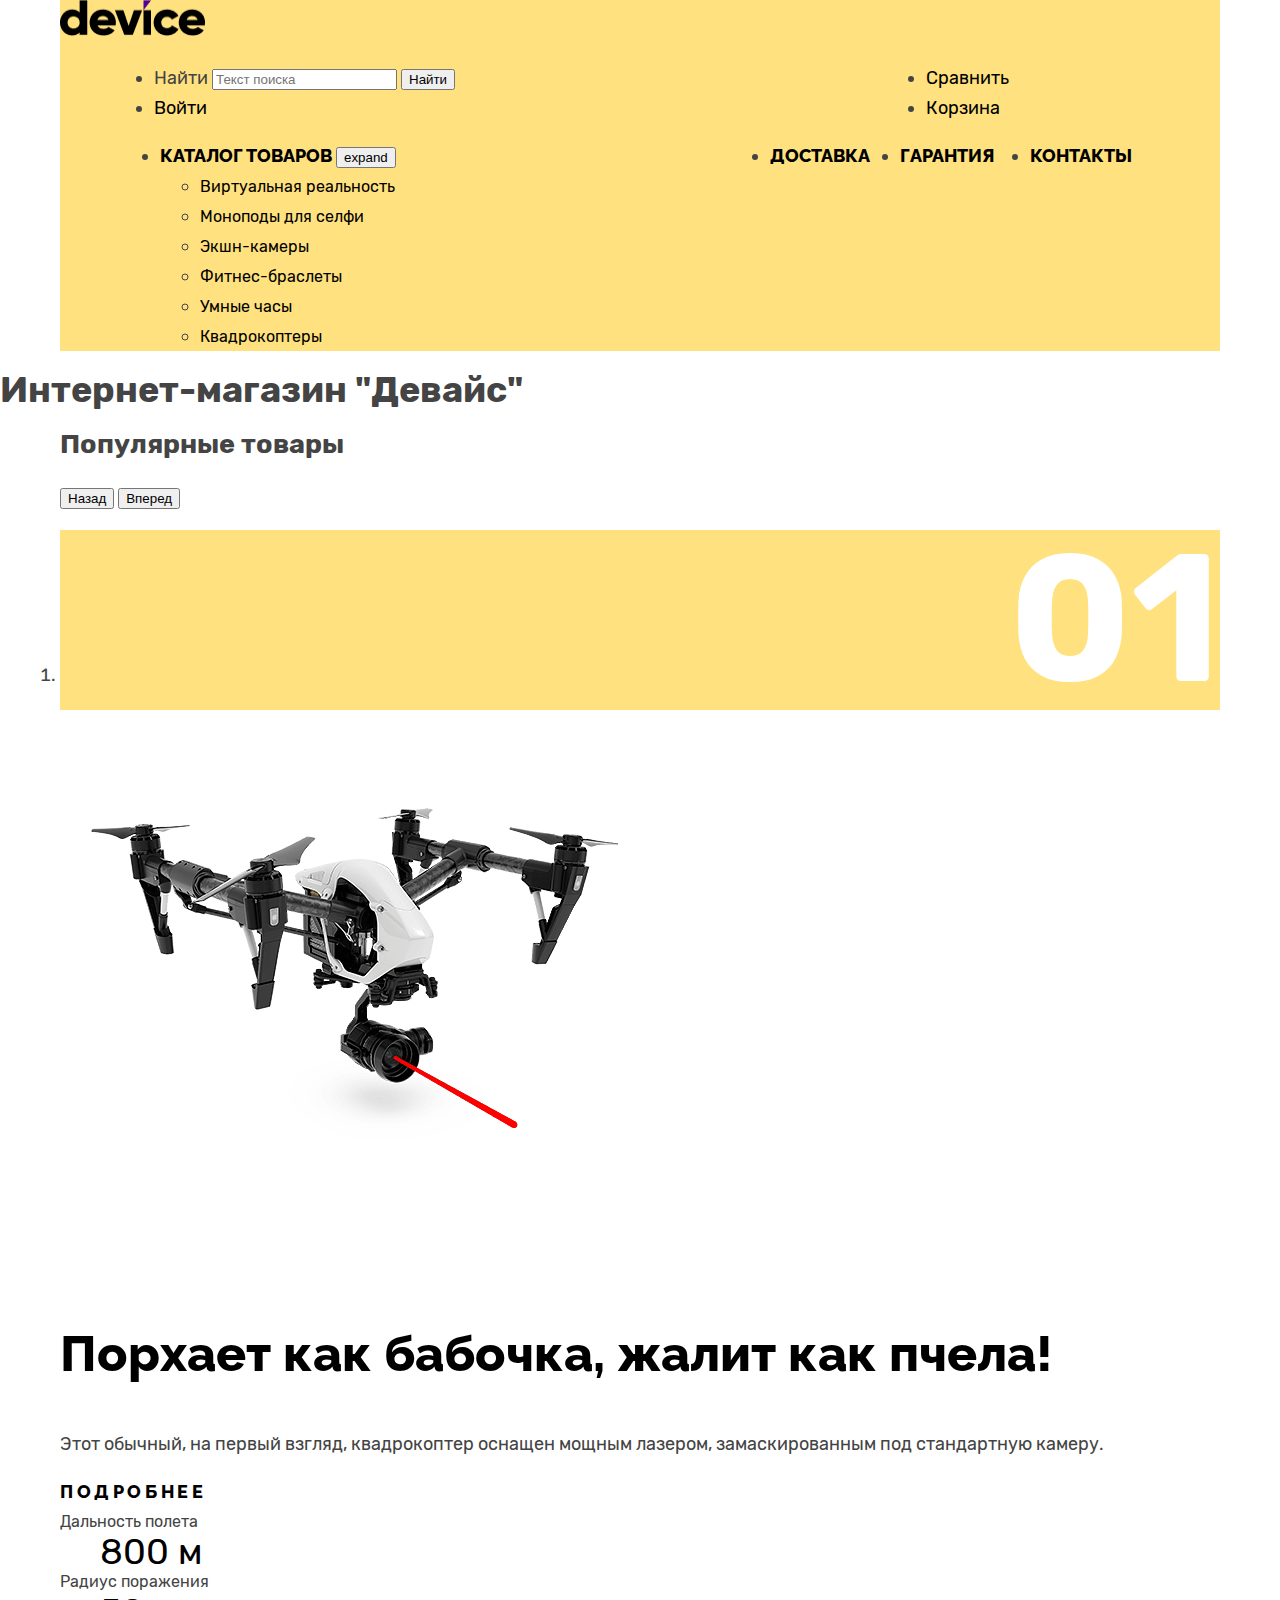
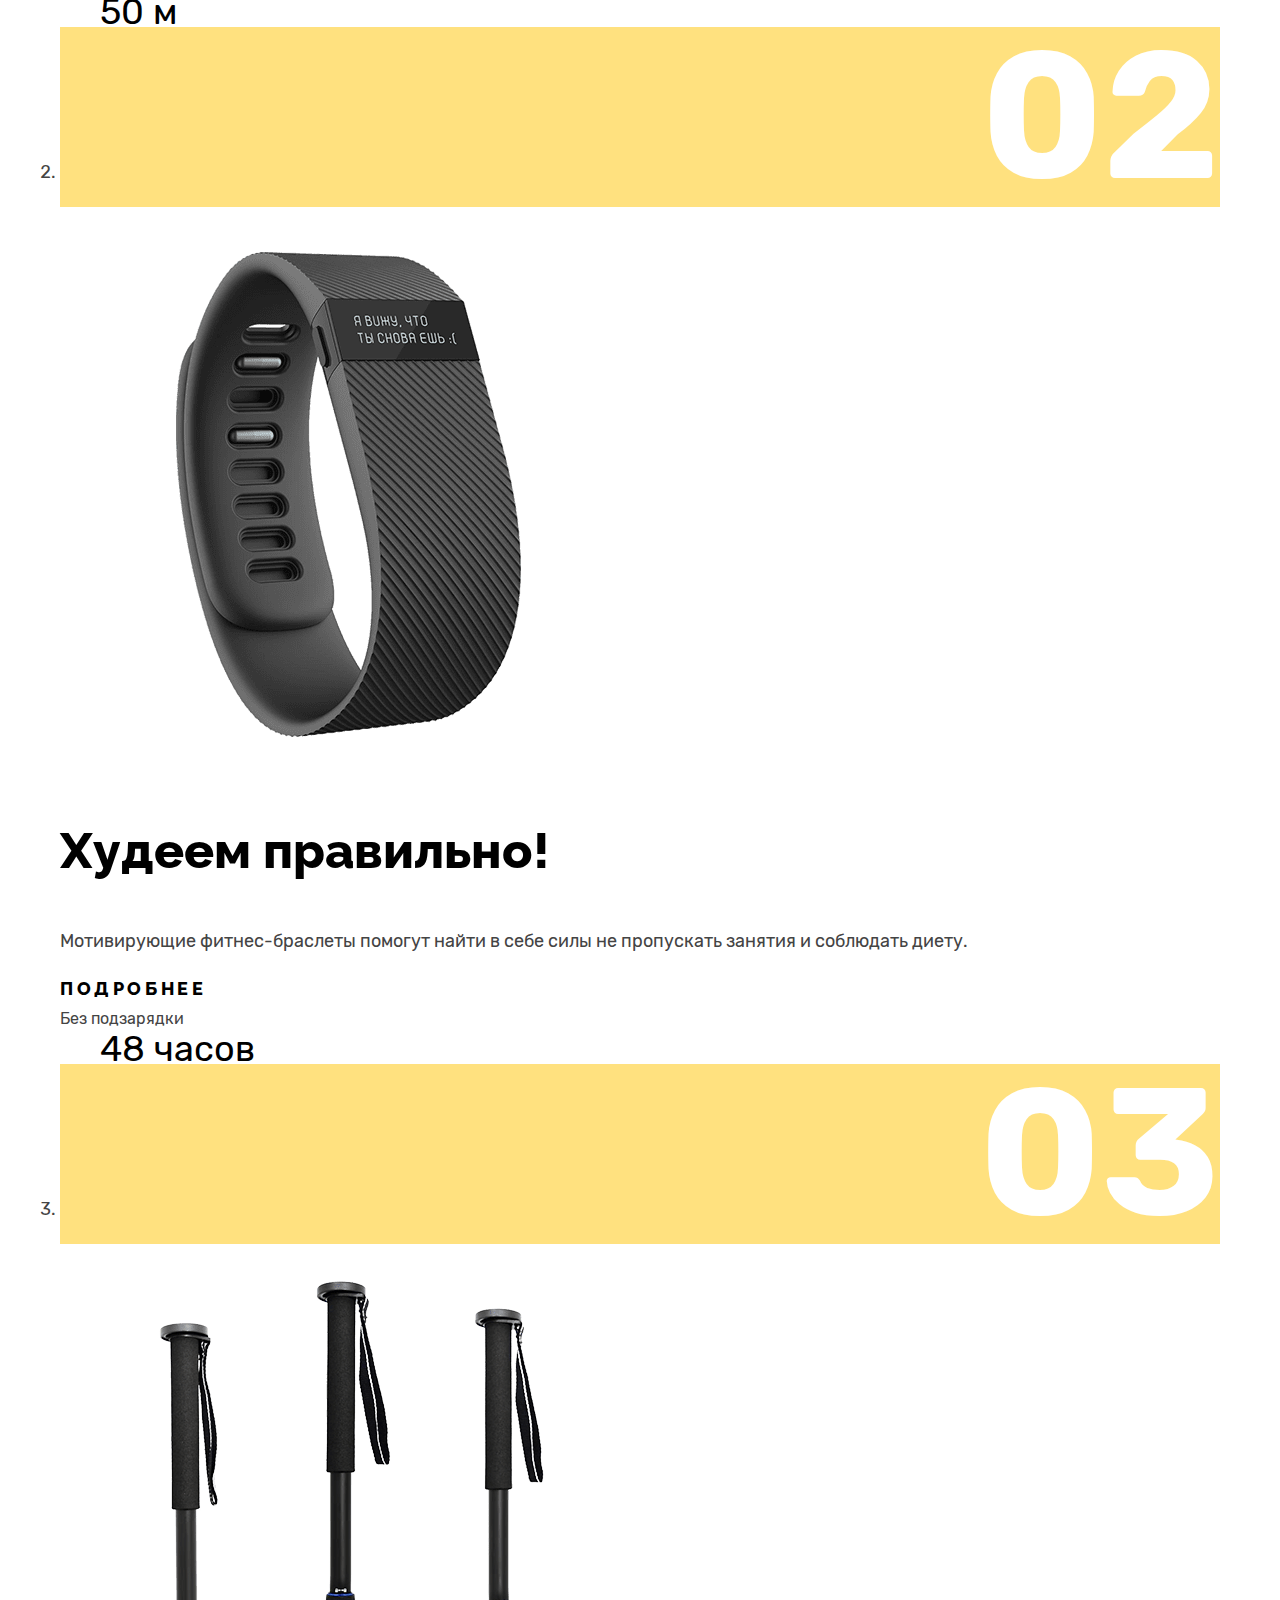
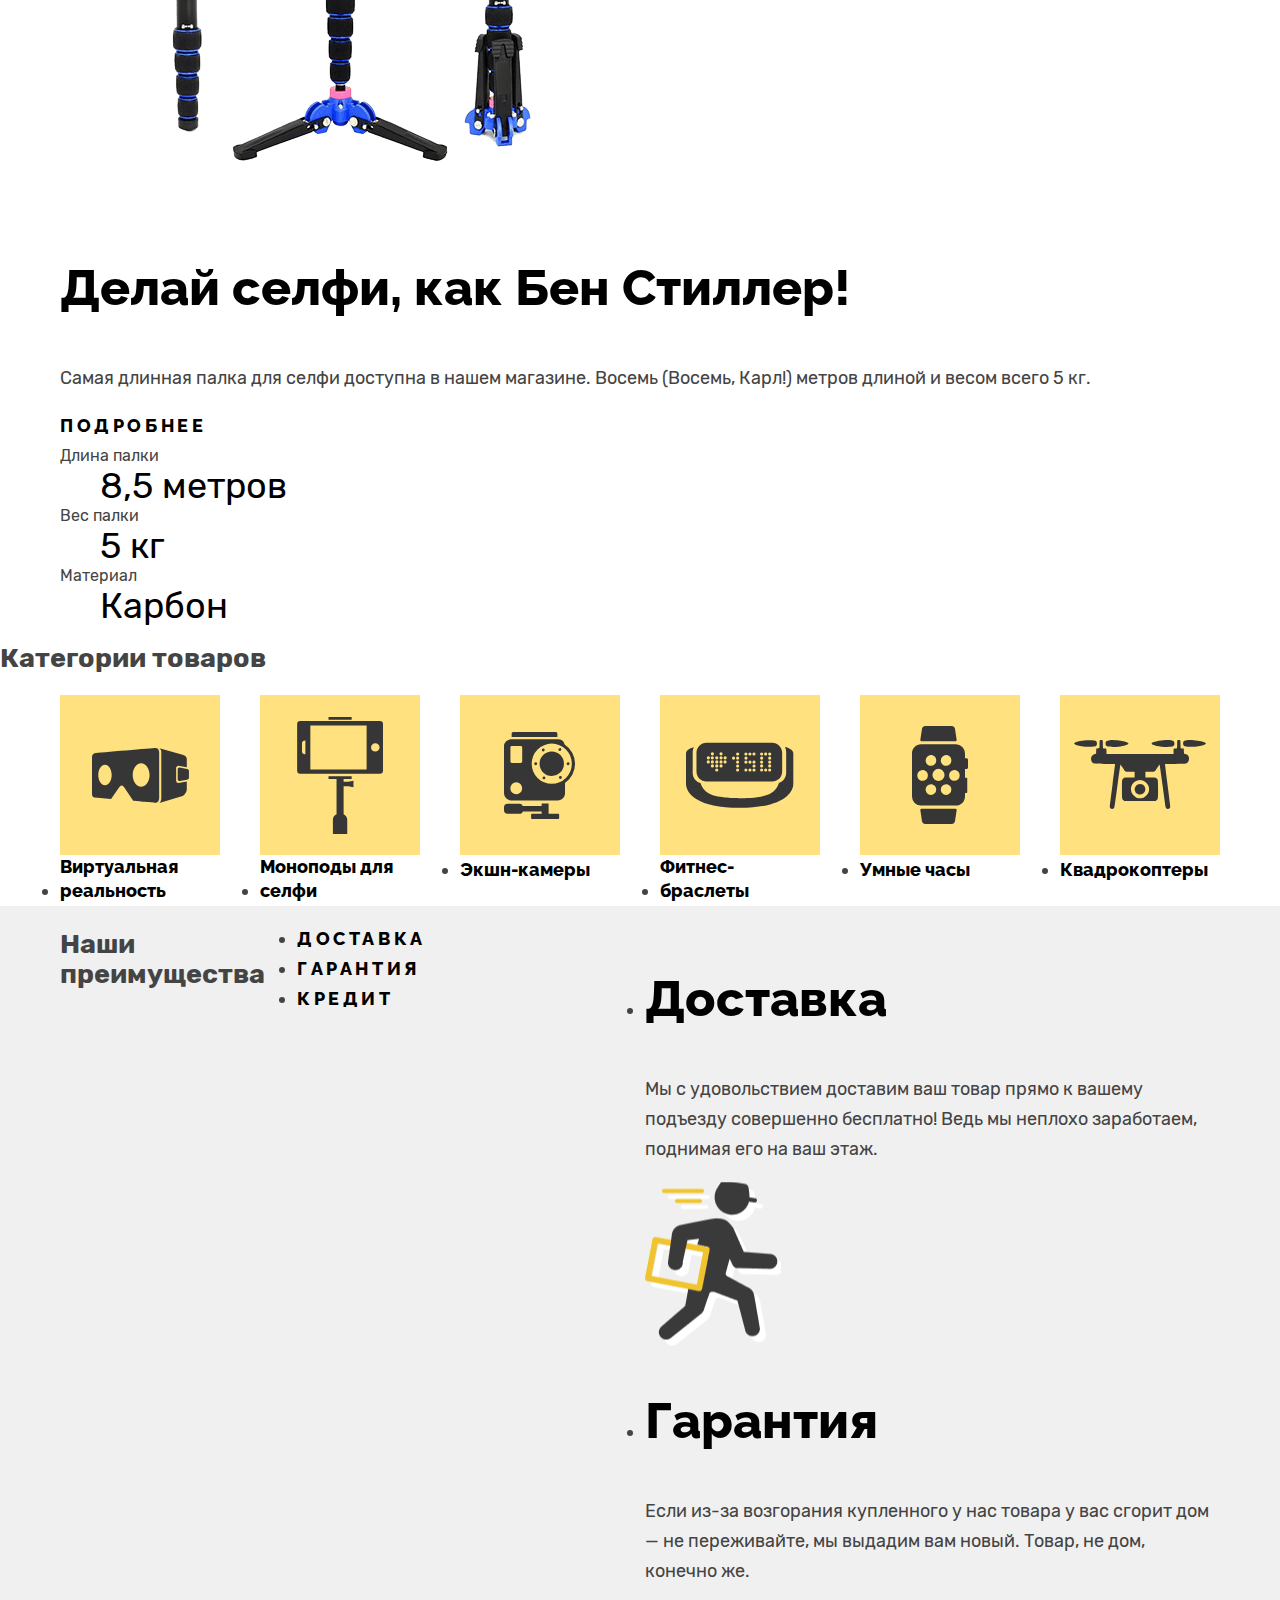
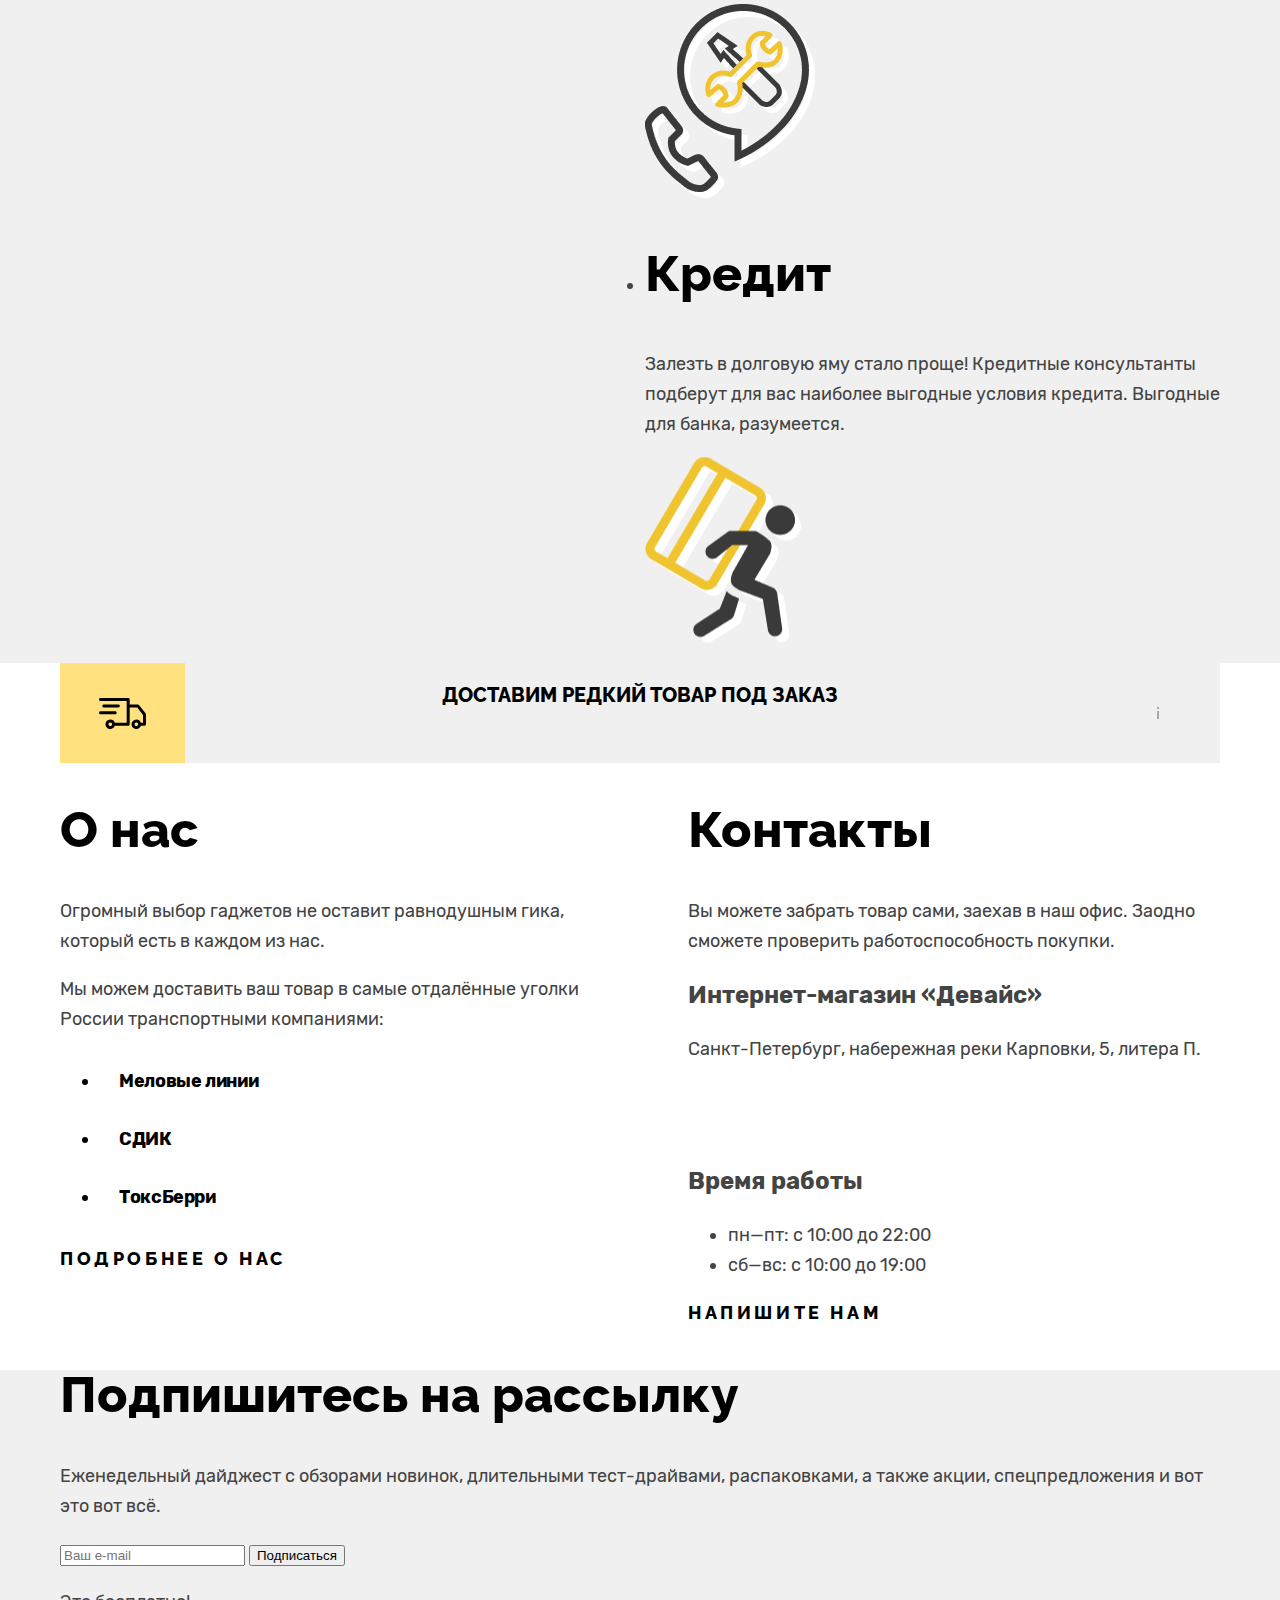
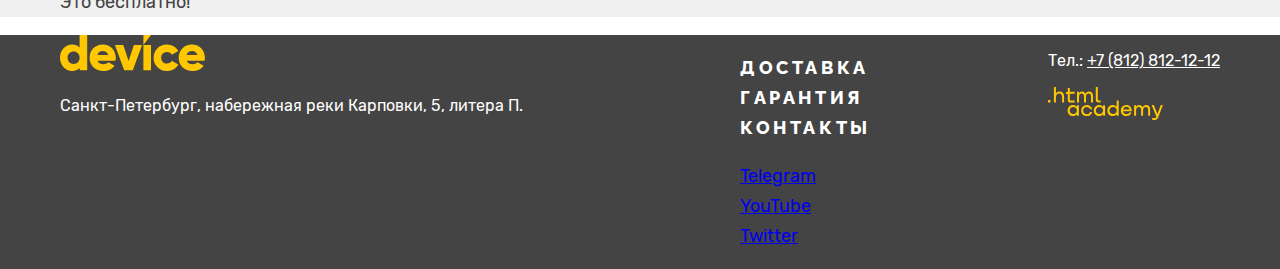
<file: 5/index.html>
<!DOCTYPE html>
<html lang="ru">
  <head>
    <meta charset="utf-8">
    <title>HTML Academy: Девайс</title>
    <link rel="icon" type="image/x-icon" href="images/favicon.png">
    <link rel="stylesheet" href="styles/styles.css">
    <base href="https://htmlacademy-htmlcss.github.io/2118329-device-34/5/">
</head>
  <body>
    <header class="page-header">
      <img class="logo" src="images/logos/header-logo.png" height="36" width="145" alt="Логотип 'Девайс'">
      <div class="header-general-functions">
        <ul class="header-user-functions">
          <li class="header-function">
            <form class="header-search-form" action="https://echo.htmlacademy.ru" method="get">
              <label class="visually-hidden"> Найти
                <input type="search" name="search-form" placeholder="Текст поиска">
              </label>
              <button class="header-button" type="submit">Найти</button>
            </form>
          </li>
          <li class="header-function">
            <a class="header-button" href="#">Войти</a>
          </li>
        </ul>
        <ul class="header-items-functions">
          <li class="items-function">
            <a class="header-button" href="#">Сравнить</a>
          </li>
          <li class="items-function">
            <a class="header-button" href="#">Корзина</a>
          </li>
        </ul>
      </div>
      <nav class="navigation">
        <ul class="navigation-list">
          <li class="navigation-field">
            <a class="navigation-item" href="catalog.html">Каталог товаров</a>
            <input class="navigation-button" type="button" name="Expand catalogue" value="expand">
            <ul class="navigation-catalogue-categories">
              <li>
                <a class="navigation-catalogue-item" href="#">Виртуальная реальность</a>
              </li>
              <li>
                <a class="navigation-catalogue-item" href="#">Моноподы для селфи</a>
              </li>
              <li>
                <a class="navigation-catalogue-item" href="#">Экшн-камеры</a>
              </li>
              <li>
                <a class="navigation-catalogue-item href="#">Фитнес-браслеты</a>
              </li>
              <li>
                <a class="navigation-catalogue-item" href="#">Умные часы</a>
              </li>
              <li>
                <a class="navigation-catalogue-item" href="#">Квадрокоптеры</a>
              </li>
            </ul>
          </li>
          <li class="navigation-field">
            <a class="navigation-item" href="#">Доставка</a>
            <!-- <form class="delivery-form" action="https://echo.htmlacademy.ru/" method="post">
              <fieldset>
                <h2 class="delivery-form-title">Доставка под заказ</h2>
                <input class="delivery-form-close" type="button" value="close">
                <p class="delivery-form-field">
                  <label class="delivery-form-field-name">Ваше имя:
                    <input type="text" name="buyer-name" placeholder="Введите имя" required>
                  </label>
                </p>
                <p class="delivery-form-field">
                  <label class="delivery-form-field-name">Ваш e-mail:
                    <input type="email" name="buyer-email" placeholder="Введите email" required>
                  </label>
                </p>
                <p class="delivery-form-field">
                  <label class="delivery-form-field-name">Что нужно привезти:
                    <input type="text" name="delivery-description" placeholder="В свободной форме" required>
                  </label>
                </p>
                <p class="delivery-form-field">
                  <label class="delivery-form-field-name">Количество:
                    <input type="number" name="delivery-quantity" value="1" required>
                  </label>
                </p>
                <p class="delivery-form-field">
                  <label class="main-page-button">
                    <input type="submit" name="submit-button">
                  </label>
                </p>
              </fieldset>
            </form> -->
          </li>
          <li class="navigation-field">
            <a class="navigation-item" href="#">Гарантия</a>
          </li>
          <li class="navigation-field">
            <a class="navigation-item" href="#">Контакты</a>
          </li>
        </ul>
      </nav>
    </header>
    <main class="main-wrapper">
      <h1 class="visually-hidden">Интернет-магазин "Девайс"</h1>
      <section class="promo-slider">
        <h2 class="visually-hidden">Популярные товары</h2>
        <button class="slider-button slider-prev" type="button" name="previous-item">
          <span class="visually-hidden">Назад</span>
        </button>
        <button class="slider-button slider-next" type="button" name="next-item">
          <span class="visually-hidden">Вперед</span>
        </button>
        <ol class="slider-pagination">
          <li class="slider-pagination-item">
            <p class="slider-item-number">01</p>
            <img class="stock-image" src="images/slider/slider-drone.png" height="560" width="560" alt="Квадрокоптер, оснащенный лазером">
            <h3 class="slider-item-title">Порхает как бабочка, жалит как пчела!</h3>
            <p class="slider-item-description">Этот обычный, на первый взгляд, квадрокоптер оснащен мощным лазером, замаскированным под стандартную камеру.</p>
            <a class="main-page-button" href="#">Подробнее</a>
            <dl class="slider-item-features">
              <dt class="slider-item-feature-name">Дальность полета</dt>
              <dd class="slider-item-feature-value">800 м</dd>
              <dt class="slider-item-feature-name">Радиус поражения</dt>
              <dd class="slider-item-feature-value">50 м</dd>
            </dl>
          </li>
          <li class="slider-pagination-item">
            <p class="slider-item-number">02</p>
            <img class="stock-image" src="images/slider/slider-fitness-bracelet.png" height="560" width="560" alt="Фитнес-браслет">
            <h3 class="slider-item-title">Худеем правильно!</h3>
            <p class="slider-item-description">Мотивирующие фитнес-браслеты помогут найти в себе силы не пропускать занятия и соблюдать диету.</p>
            <a class="main-page-button" href="#">Подробнее</a>
            <dl class="slider-item-features">
              <dt class="slider-item-feature-name">Без подзарядки</dt>
              <dd class="slider-item-feature-value">48 часов</dd>
            </dl>
          </li>
          <li class="slider-pagination-item">
            <p class="slider-item-number">03</p>
            <img class="stock-image" src="images/slider/slider-selfie-stick.png" height="560" width="560" alt="Палка для селфи">
            <h3 class="slider-item-title">Делай селфи, как Бен Стиллер! </h3>
            <p class="slider-item-description">Самая длинная палка для селфи доступна в нашем магазине. 
              Восемь (Восемь, Карл!) метров длиной и весом всего 5 кг.</p>
            <a class="main-page-button" href="#">Подробнее</a>
            <dl class="slider-item-features">
              <dt class="slider-item-feature-name">Длина палки</dt>
              <dd class="slider-item-feature-value">8,5 метров</dd>
              <dt class="slider-item-feature-name">Вес палки</dt>
              <dd class="slider-item-feature-value">5 кг</dd>
              <dt class="slider-item-feature-name">Материал</dt>
              <dd class="slider-item-feature-value">Карбон</dd>
            </dl>
          </li>
        </ol>
      </section>
      <section>
        <h2 class="visually-hidden"> Категории товаров</h2>
        <ul class="catalogue-categories">
          <li>
            <div class="catalogue-image">
              <div class="virtual-reality-image"></div>
            </div>
            <a class="catalogue-item" href="#">Виртуальная реальность</a>
          </li>
          <li>
            <div class="catalogue-image">
              <div class="monopods-image"></div>
            </div>
            <a class="catalogue-item" href="#">Моноподы для селфи</a>
          </li>
          <li>
            <div class="catalogue-image">
              <div class="action-camera-image"></div>
            </div>
            <a class="catalogue-item" href="#">Экшн-камеры</a>
          </li>
          <li>
            <div class="catalogue-image">
              <div class="fitness-bracelet-image"></div>
            </div>
            <a class="catalogue-item" href="#">Фитнес-браслеты</a>
          </li>
          <li>
            <div class="catalogue-image">
              <div class="smart-watch-image"></div>
            </div>
            <a class="catalogue-item" href="#">Умные часы</a>
          </li>
          <li>
            <div class="catalogue-image">
              <div class="quadrocopter-image"></div>
            </div>
            <a class="catalogue-item" href="#">Квадрокоптеры</a>
          </li>
        </ul>
      </section>
      <div class="advantages-wrapper">
        <section class="advantages">
          <h2 class="visually-hidden">Наши преимущества</h2>
          <ul class="advantages-list">
            <li>
              <a class="main-page-button" href="#">Доставка</a>
            </li>
            <li>
              <a class="main-page-button" href="#">Гарантия</a>
            </li>
            <li>
              <a class="main-page-button" href="#">Кредит</a>
            </li>
          </ul>
          <ul class="advantages-description">
            <li>
              <h3 class="advantage-title">Доставка</h3>
              <p>Мы с удовольствием доставим ваш товар прямо
              к вашему подъезду совершенно бесплатно! Ведь
              мы неплохо заработаем, поднимая его на ваш этаж.</p>
                <div class="delivery-image"></div>
            </li>
            <li>
              <h3 class="advantage-title">Гарантия</h3>
              <p>Если из-за возгорания купленного у нас товара у вас
              сгорит дом — не переживайте, мы выдадим вам новый.
              Товар, не дом, конечно же.</p>
                <div class="guarantee-image"></div>
            </li>
            <li>
              <h3 class="advantage-title">Кредит</h3>
              <p>Залезть в долговую яму стало проще! 
              Кредитные консультанты подберут для вас наиболее выгодные условия кредита. 
              Выгодные для банка, разумеется.</p>
                <div class="credit-image"></div>
            </li>
          </ul>
        </section>
      </div>
      <aside class="delivery-box">
        <div class="delivery-image-space">
          <div class="special-delivery-image"></div>
        </div>
        <p><a class="special-delivery" href="#">Доставим редкий товар под заказ</a></p>
        <div class="delivery-info"></div>
      </aside>
      <div class="about-us-wrapper">
        <section class="about-us">
          <h2 class="main-page-heading">О нас</h2>
          <p class="index-main-text">Огромный выбор гаджетов не оставит равнодушным гика, который есть в каждом из нас.</p>
          <p class="index-main-text">Мы можем доставить ваш товар в самые отдалённые уголки России транспортными компаниями:</p>
          <ul class="carrier-list">
            <li>
              <b>Меловые линии</b>
            </li>
            <li>
              <b>СДИК</b>
            </li>
            <li>
              <b>ТоксБерри</b>
            </li>
          </ul>
          <a class="main-page-button" href="#">Подробнее о нас</a>
        </section>
        <section class="contact-us">
          <h2 class="main-page-heading">Контакты</h2>
          <p class="index-main-text">Вы можете забрать товар сами, заехав в наш офис. Заодно сможете проверить работоспособность покупки.</p>
          <p class="contacts-subtitle">Интернет-магазин «Девайс»</p>
          <address class="contacts-address">
            <p class="contacts-address-text">Санкт-Петербург, набережная реки Карповки, 5, литера П.</p>
            <a class="contacts-phone" href="tel:+78128121212">+7 (812) 812-12-12</a>
          </address>
          <p class="contacts-subtitle">Время работы</p>
          <ul class="contacts-schedule">
            <li class="contacts-schedule-item">пн—пт: с 10:00 до 22:00 </li>
            <li class="contacts-schedule-item">сб—вс: с 10:00 до 19:00</li>
          </ul>
          <a class="main-page-button" href="#">Напишите нам</a>
        </section>
      </div>
      <div class="mailing-wrapper">
        <section class="mailing-section">
          <h2 class="main-page-heading">Подпишитесь на рассылку</h2>
          <p class="index-main-text">Еженедельный дайджест с обзорами новинок, длительными тест-драйвами, распаковками, 
          а также акции, спецпредложения и вот это вот всё.</p>
          <form class="subscribe-form" action="https://echo.htmlacademy.ru" method="post">
            <input class="subscription-field" type="email" name="subscription-email" placeholder="Ваш e-mail" required>
            <input type="submit" name="submit-button" value="Подписаться">
            <p class="subscription-form-comment">Это бесплатно!</p>
          </form>
        </section>
      </div>
    </main>
    <footer class="page-footer">
      <div class="footer-wrapper">
        <div class="footer-left-column">
          <img class="logo" src="images/logos/footer-logo.svg" height="36" width="145" alt="Логотип 'Девайс'">
          <address class="footer-address">
            <p class="footer-address-text">Санкт-Петербург, набережная реки Карповки, 5, литера П.</p>
          </address>
        </div>
        <div class="footer-central-column">
          <ul class="footer-navigation">
            <li>
              <a class="footer-navigation-item" href="#">Доставка</a>
            </li>
            <li>
              <a class="footer-navigation-item" href="#">Гарантия</a>
            </li>
            <li>
              <a class="footer-navigation-item" href="#">Контакты</a>
            </li>
          </ul>
          <ul class="socials">
            <li>
              <a class="socials-link" href="https://t.me/htmlacademy">
                <span class="visually-hidden">
                  Telegram
                </span>
              </a>
            </li>
            <li>
              <a class="socials-link" href="https://www.youtube.com/user/htmlacademyru">
                <span class="visually-hidden">
                  YouTube
                </span>
              </a>
            </li>
            <li>
              <a class="socials-link" href="https://twitter.com/htmlacademy_ru">
                <span class="visually-hidden">
                  Twitter
                </span>
              </a>
            </li>
          </ul>
        </div>
        <div class="footer-right-column">
          <p class="contacts-phone">Тел.: <a class="contacts-phone" href="tel:+78128121212">+7 (812) 812-12-12</a></p>
          <a href="https://htmlacademy.ru/"><img class="html-academy-logo" src="images/logos/html-academy-logo.svg" 
            height="33" width="115" alt="Логотип HTML Academy"></a>
        </div> 
      </div>
    </footer>
  </body>
</html>
</file>
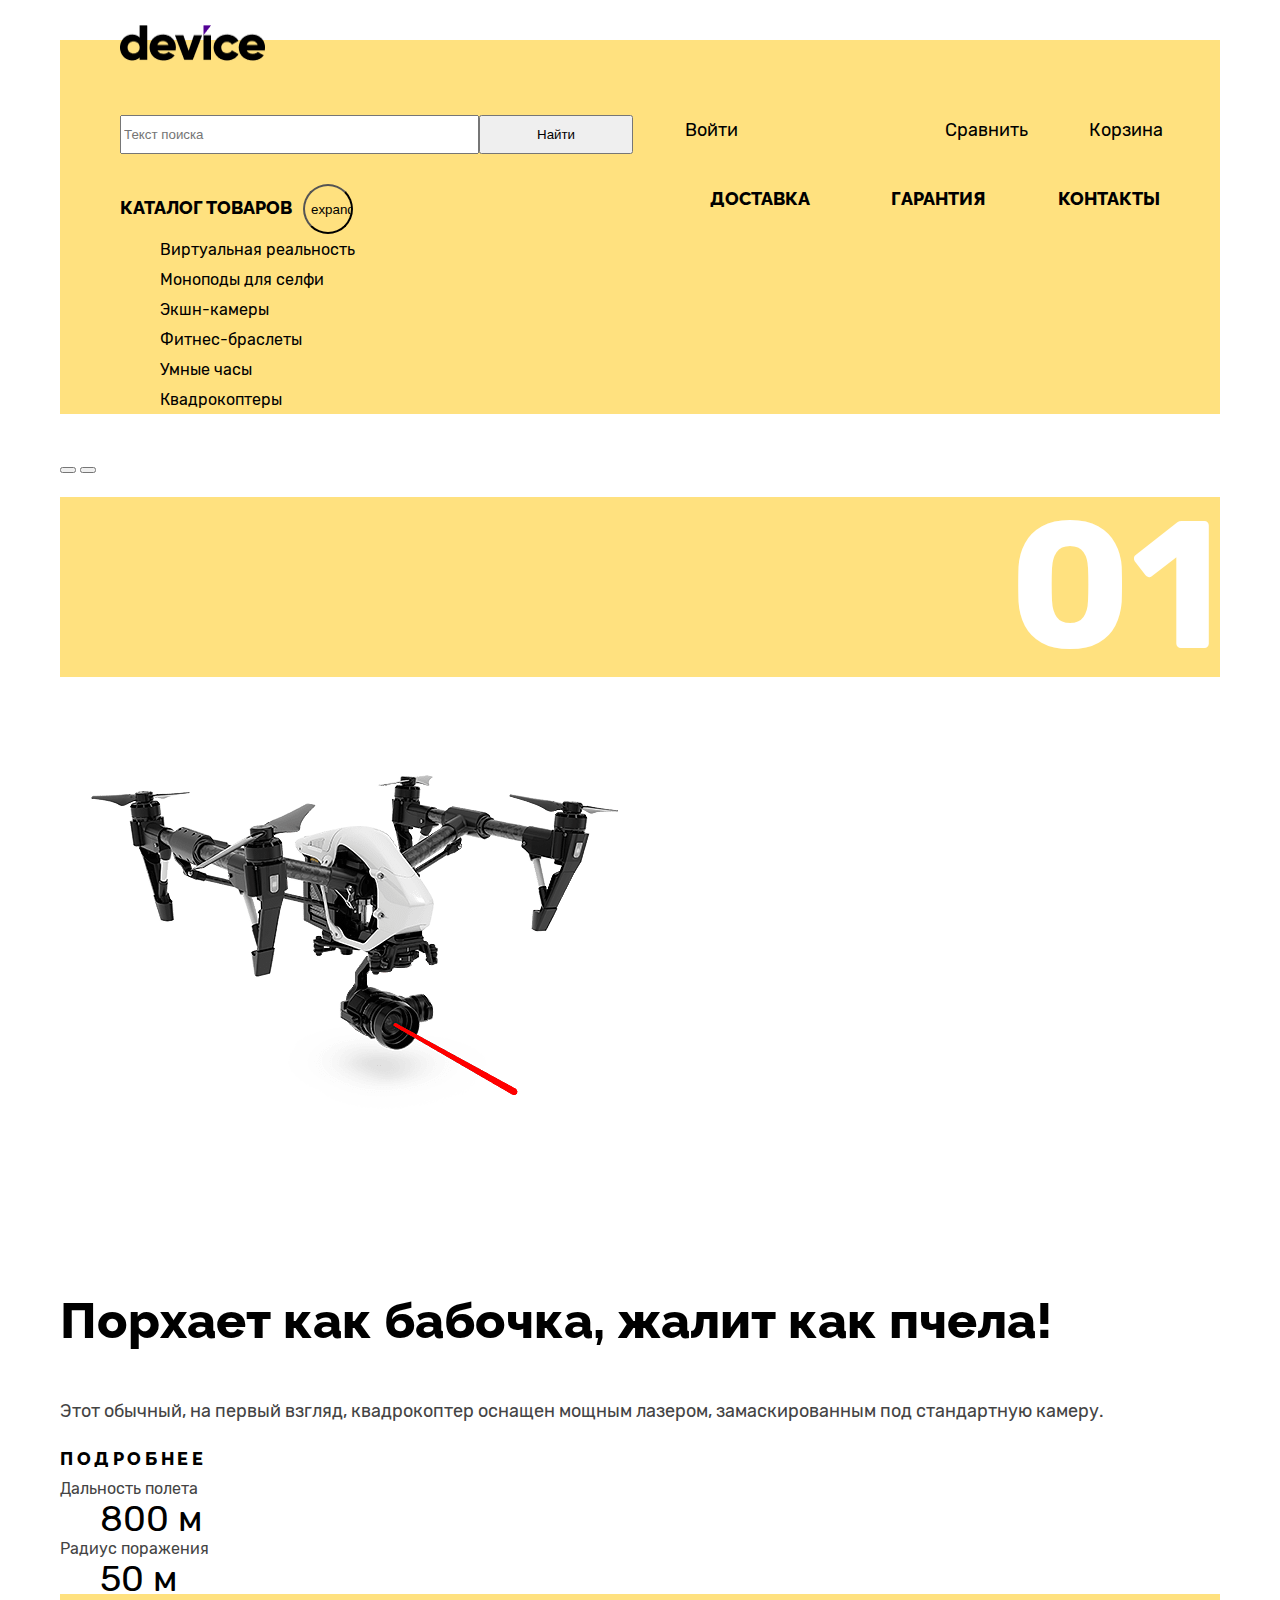
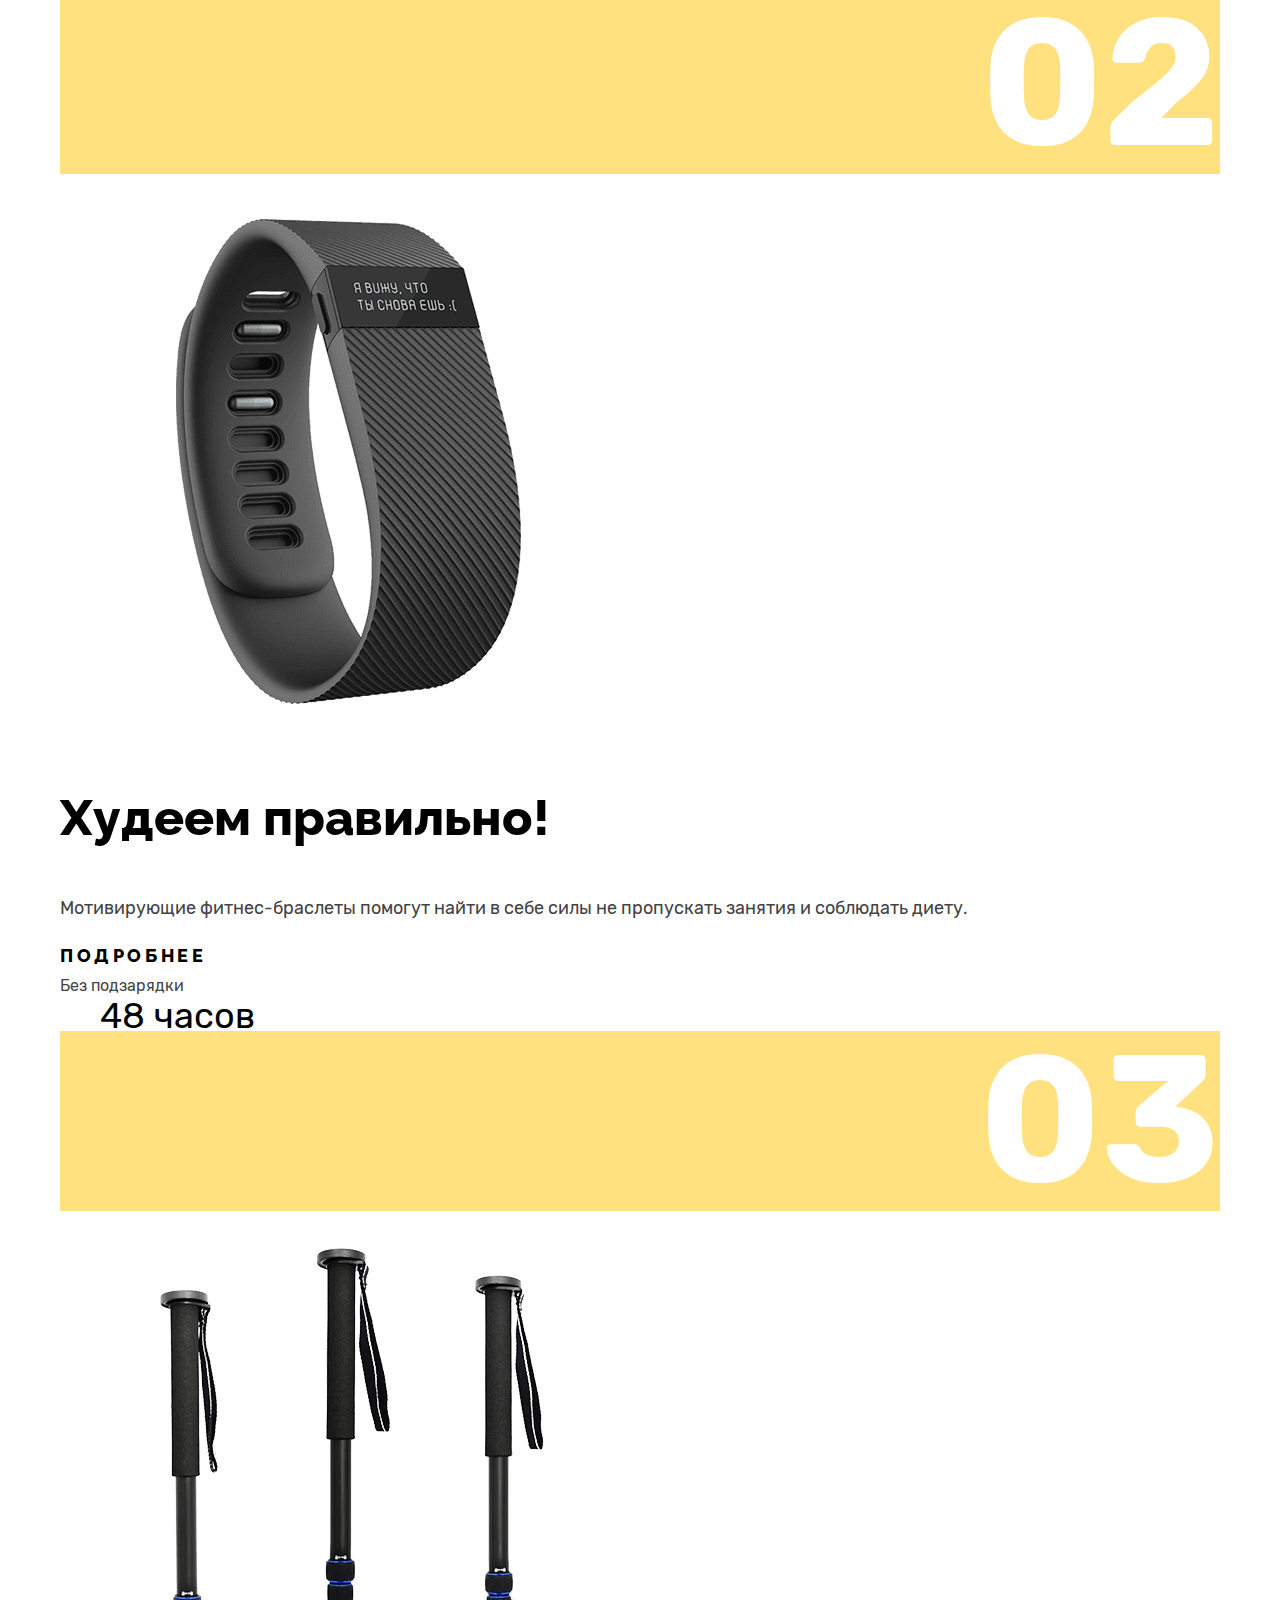
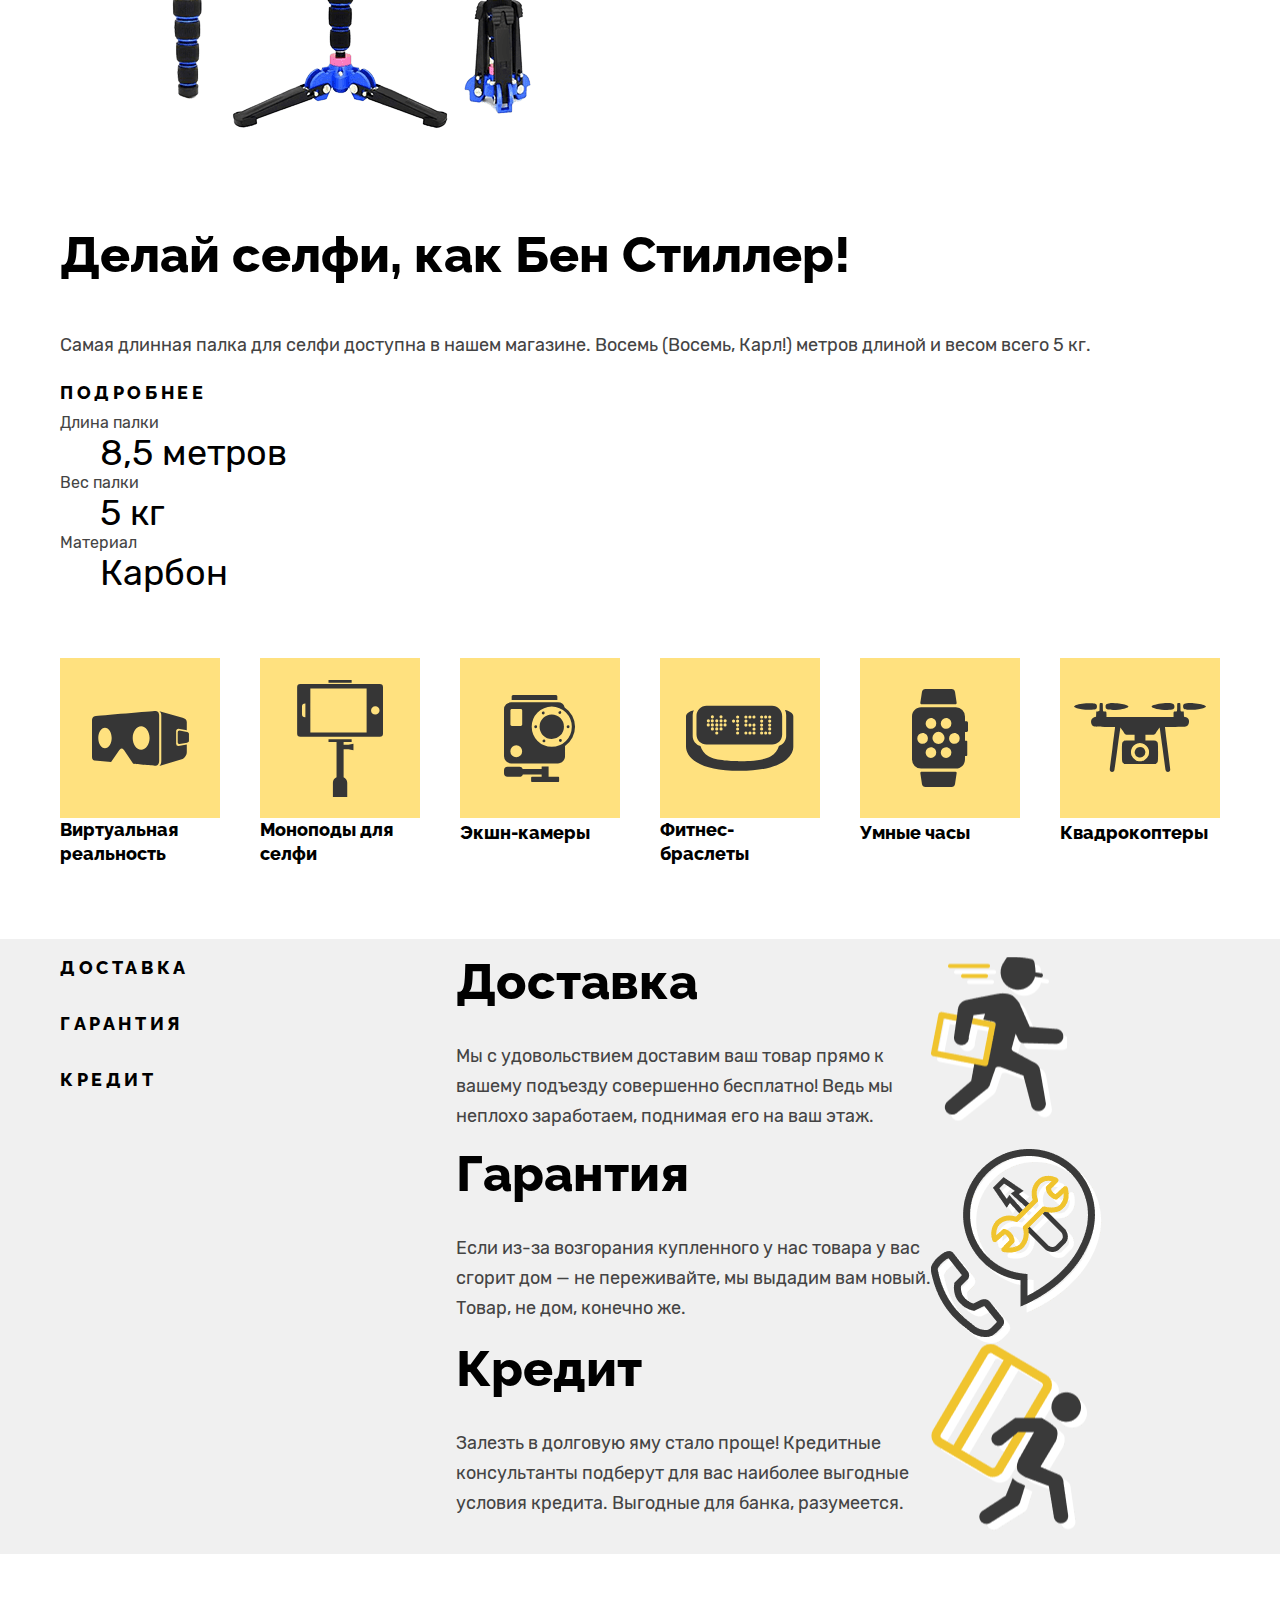
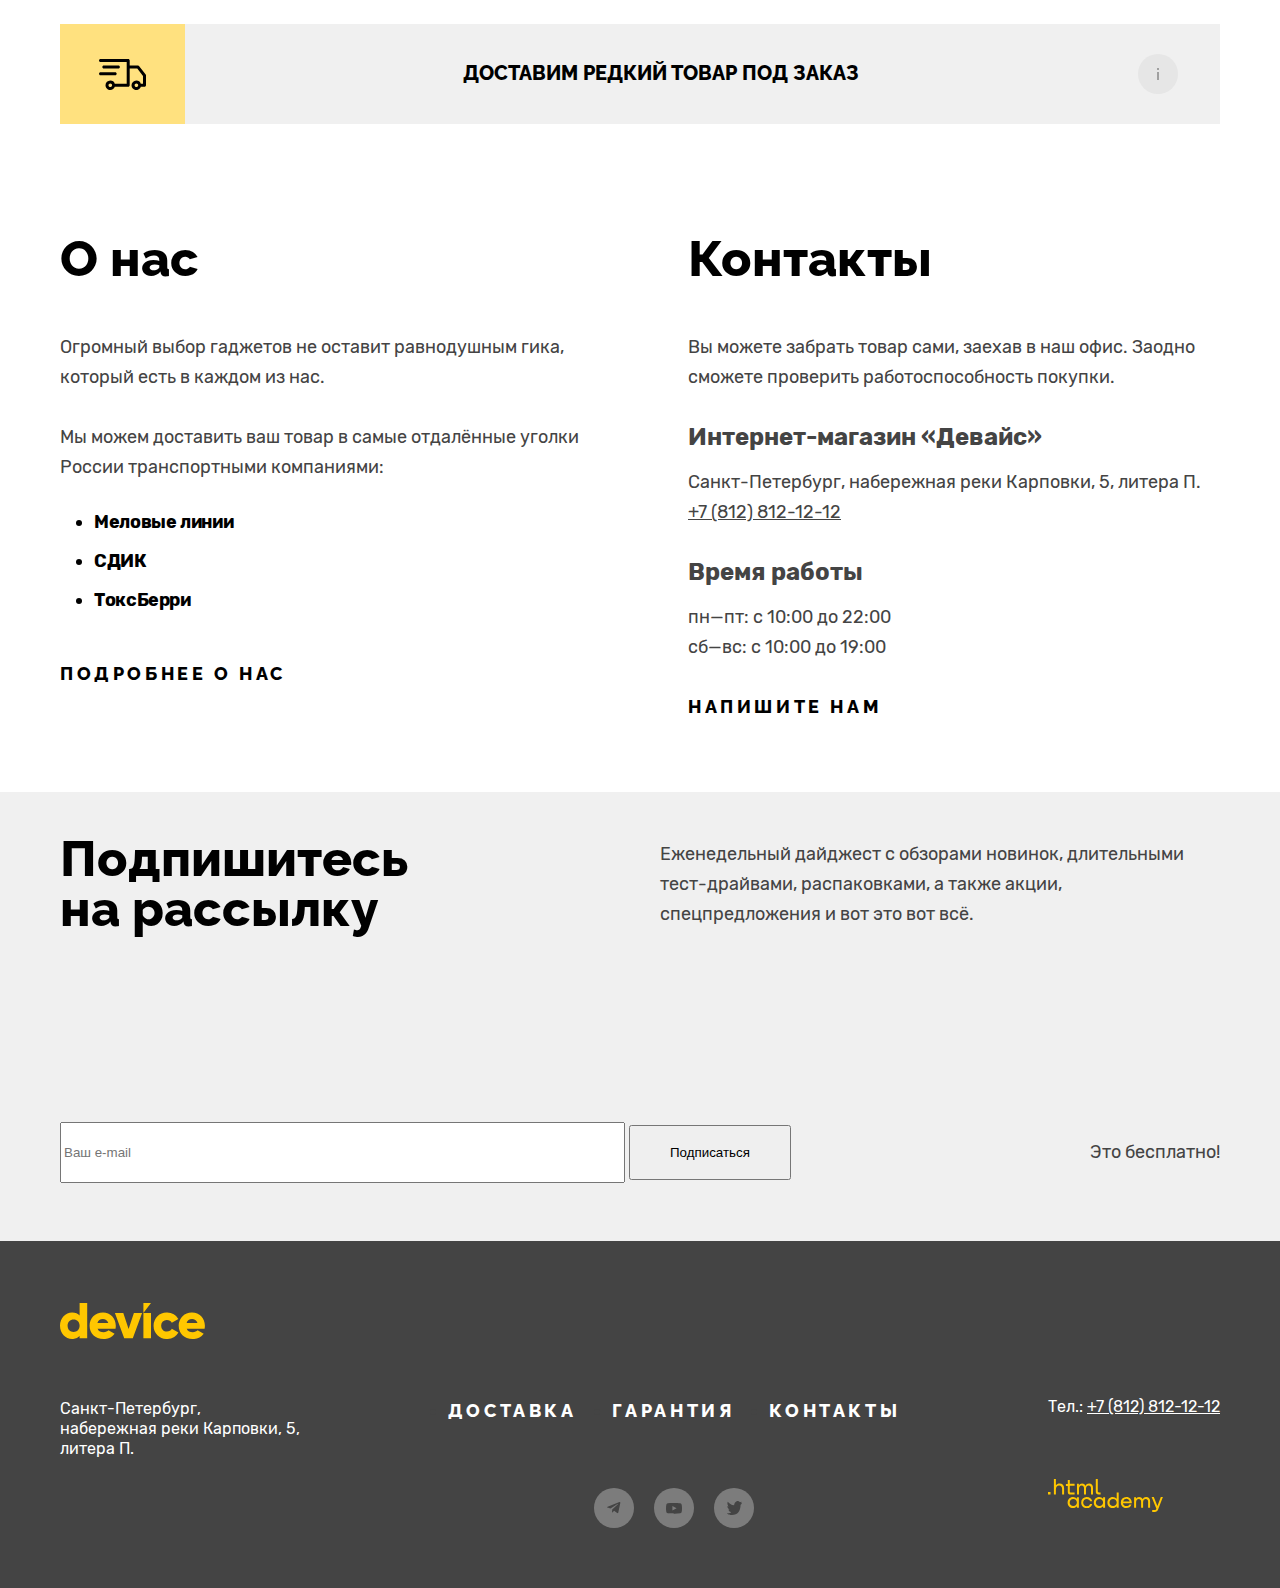
<file: 6/index.html>
<!DOCTYPE html>
<html lang="ru">
  <head>
    <meta charset="utf-8">
    <title>HTML Academy: Девайс</title>
    <link rel="icon" type="image/x-icon" href="images/favicon.png">
    <link rel="stylesheet" href="styles/styles.css">
    <base href="https://htmlacademy-htmlcss.github.io/2118329-device-34/6/">
</head>
  <body>
    <header class="page-header">
      <img class="header-logo" src="images/logos/header-logo.png" height="36" width="145" alt="Логотип 'Девайс'">
      <div class="header-general-functions">
        <ul class="header-user-functions">
          <li class="header-function">
            <form class="header-search-form" action="https://echo.htmlacademy.ru" method="get">
              <label class="visually-hidden" for="header-search-field">Найти</label>
              <input id="header-search-field" class="header-search-space" type="search" name="search-form"
              placeholder="Текст поиска">
              <button class="header-button" type="submit">Найти</button>
            </form>
          </li>
          <li class="header-function">
            <a class="header-button" href="#">Войти</a>
          </li>
        </ul>
        <ul class="header-items-functions">
          <li class="items-function">
            <a class="header-button" href="#">Сравнить</a>
          </li>
          <li class="items-function">
            <a class="header-button" href="#">Корзина</a>
          </li>
        </ul>
      </div>
      <nav class="navigation">
        <ul class="navigation-list">
          <li class="navigation-field">
            <a class="navigation-item" href="catalog.html">Каталог товаров</a>
            <input class="navigation-button" type="button" name="Expand catalogue" value="expand">
            <ul class="navigation-catalogue-categories">
              <li>
                <a class="navigation-catalogue-item" href="#">Виртуальная реальность</a>
              </li>
              <li>
                <a class="navigation-catalogue-item" href="#">Моноподы для селфи</a>
              </li>
              <li>
                <a class="navigation-catalogue-item" href="#">Экшн-камеры</a>
              </li>
              <li>
                <a class="navigation-catalogue-item" href="#">Фитнес-браслеты</a>
              </li>
              <li>
                <a class="navigation-catalogue-item" href="#">Умные часы</a>
              </li>
              <li>
                <a class="navigation-catalogue-item" href="#">Квадрокоптеры</a>
              </li>
            </ul>
          </li>
          <li class="navigation-field">
            <a class="navigation-item" href="#">Доставка</a>
            <!-- <form class="delivery-form" action="https://echo.htmlacademy.ru/" method="post">
              <fieldset>
                <h2 class="delivery-form-title">Доставка под заказ</h2>
                <input class="delivery-form-close" type="button" value="close">
                <p class="delivery-form-field">
                  <label class="delivery-form-field-name">Ваше имя:
                    <input type="text" name="buyer-name" placeholder="Введите имя" required>
                  </label>
                </p>
                <p class="delivery-form-field">
                  <label class="delivery-form-field-name">Ваш e-mail:
                    <input type="email" name="buyer-email" placeholder="Введите email" required>
                  </label>
                </p>
                <p class="delivery-form-field">
                  <label class="delivery-form-field-name">Что нужно привезти:
                    <input type="text" name="delivery-description" placeholder="В свободной форме" required>
                  </label>
                </p>
                <p class="delivery-form-field">
                  <label class="delivery-form-field-name">Количество:
                    <input type="number" name="delivery-quantity" value="1" required>
                  </label>
                </p>
                <p class="delivery-form-field">
                  <label class="main-page-button">
                    <input type="submit" name="submit-button">
                  </label>
                </p>
              </fieldset>
            </form> -->
          </li>
          <li class="navigation-field">
            <a class="navigation-item" href="#">Гарантия</a>
          </li>
          <li class="navigation-field">
            <a class="navigation-item" href="#">Контакты</a>
          </li>
        </ul>
      </nav>
    </header>
    <main class="main-wrapper">
      <h1 class="visually-hidden">Интернет-магазин "Девайс"</h1>
      <section class="promo-slider">
        <h2 class="visually-hidden">Популярные товары</h2>
        <button class="slider-button slider-prev" type="button" name="previous-item">
          <span class="visually-hidden">Назад</span>
        </button>
        <button class="slider-button slider-next" type="button" name="next-item">
          <span class="visually-hidden">Вперед</span>
        </button>
        <ol class="slider-pagination">
          <li class="slider-pagination-item">
            <p class="slider-item-number">01</p>
            <img class="stock-image" src="images/slider/slider-drone.png" height="560" width="560" alt="Квадрокоптер, оснащенный лазером">
            <h3 class="slider-item-title">Порхает как бабочка, жалит как пчела!</h3>
            <p class="slider-item-description">Этот обычный, на первый взгляд, квадрокоптер оснащен мощным лазером, замаскированным под стандартную камеру.</p>
            <a class="main-page-button" href="#">Подробнее</a>
            <dl class="slider-item-features">
              <dt class="slider-item-feature-name">Дальность полета</dt>
              <dd class="slider-item-feature-value">800 м</dd>
              <dt class="slider-item-feature-name">Радиус поражения</dt>
              <dd class="slider-item-feature-value">50 м</dd>
            </dl>
          </li>
          <li class="slider-pagination-item">
            <p class="slider-item-number">02</p>
            <img class="stock-image" src="images/slider/slider-fitness-bracelet.png" height="560" width="560" alt="Фитнес-браслет">
            <h3 class="slider-item-title">Худеем правильно!</h3>
            <p class="slider-item-description">Мотивирующие фитнес-браслеты помогут найти в себе силы не пропускать занятия и соблюдать диету.</p>
            <a class="main-page-button" href="#">Подробнее</a>
            <dl class="slider-item-features">
              <dt class="slider-item-feature-name">Без подзарядки</dt>
              <dd class="slider-item-feature-value">48 часов</dd>
            </dl>
          </li>
          <li class="slider-pagination-item">
            <p class="slider-item-number">03</p>
            <img class="stock-image" src="images/slider/slider-selfie-stick.png" height="560" width="560" alt="Палка для селфи">
            <h3 class="slider-item-title">Делай селфи, как Бен Стиллер! </h3>
            <p class="slider-item-description">Самая длинная палка для селфи доступна в нашем магазине.
              Восемь (Восемь, Карл!) метров длиной и весом всего 5 кг.</p>
            <a class="main-page-button" href="#">Подробнее</a>
            <dl class="slider-item-features">
              <dt class="slider-item-feature-name">Длина палки</dt>
              <dd class="slider-item-feature-value">8,5 метров</dd>
              <dt class="slider-item-feature-name">Вес палки</dt>
              <dd class="slider-item-feature-value">5 кг</dd>
              <dt class="slider-item-feature-name">Материал</dt>
              <dd class="slider-item-feature-value">Карбон</dd>
            </dl>
          </li>
        </ol>
      </section>
      <section>
        <h2 class="visually-hidden"> Категории товаров</h2>
        <ul class="catalogue-categories">
          <li>
            <div class="catalogue-image">
              <div class="virtual-reality-image"></div>
            </div>
            <a class="catalogue-item" href="#">Виртуальная реальность</a>
          </li>
          <li>
            <div class="catalogue-image">
              <div class="monopods-image"></div>
            </div>
            <a class="catalogue-item" href="#">Моноподы для селфи</a>
          </li>
          <li>
            <div class="catalogue-image">
              <div class="action-camera-image"></div>
            </div>
            <a class="catalogue-item" href="#">Экшн-камеры</a>
          </li>
          <li>
            <div class="catalogue-image">
              <div class="fitness-bracelet-image"></div>
            </div>
            <a class="catalogue-item" href="#">Фитнес-браслеты</a>
          </li>
          <li>
            <div class="catalogue-image">
              <div class="smart-watch-image"></div>
            </div>
            <a class="catalogue-item" href="#">Умные часы</a>
          </li>
          <li>
            <div class="catalogue-image">
              <div class="quadrocopter-image"></div>
            </div>
            <a class="catalogue-item" href="#">Квадрокоптеры</a>
          </li>
        </ul>
      </section>
      <div class="advantages-wrapper">
        <section class="advantages">
          <h2 class="visually-hidden">Наши преимущества</h2>
          <ul class="advantages-list">
            <li>
              <a class="main-page-button" href="#">Доставка</a>
            </li>
            <li>
              <a class="main-page-button" href="#">Гарантия</a>
            </li>
            <li>
              <a class="main-page-button" href="#">Кредит</a>
            </li>
          </ul>
          <ul class="advantages-description">
            <li class="advantages-container">
              <div class="advantages-text">
              <h3 class="advantage-title">Доставка</h3>
              <p>Мы с удовольствием доставим ваш товар прямо
              к вашему подъезду совершенно бесплатно! Ведь
              мы неплохо заработаем, поднимая его на ваш этаж.</p>
              </div>
              <div class="delivery-image"></div>
            </li>
            <li class="advantages-container">
              <div class="advantages-text">
              <h3 class="advantage-title">Гарантия</h3>
              <p>Если из-за возгорания купленного у нас товара у вас
              сгорит дом — не переживайте, мы выдадим вам новый.
              Товар, не дом, конечно же.</p>
              </div>
              <div class="guarantee-image"></div>
            </li>
            <li class="advantages-container">
              <div class="advantages-text">
              <h3 class="advantage-title">Кредит</h3>
              <p>Залезть в долговую яму стало проще!
              Кредитные консультанты подберут для вас наиболее выгодные условия кредита.
              Выгодные для банка, разумеется.</p>
              </div>
              <div class="credit-image"></div>
            </li>
          </ul>
        </section>
      </div>
      <aside class="delivery-box">
        <div class="delivery-image-space">
          <div class="special-delivery-image"></div>
        </div>
        <p><a class="special-delivery" href="#">Доставим редкий товар под заказ</a></p>
        <div class="delivery-info"></div>
      </aside>
      <div class="about-us-wrapper">
        <section class="about-us">
          <h2 class="main-page-heading">О нас</h2>
          <p class="index-main-text">Огромный выбор гаджетов не оставит равнодушным гика, который есть в каждом из нас.</p>
          <p class="index-main-text">Мы можем доставить ваш товар в самые отдалённые уголки России транспортными компаниями:</p>
          <ul class="carrier-list">
            <li>
              <b>Меловые линии</b>
            </li>
            <li>
              <b>СДИК</b>
            </li>
            <li>
              <b>ТоксБерри</b>
            </li>
          </ul>
          <a class="main-page-button" href="#">Подробнее о нас</a>
        </section>
        <section class="contact-us">
          <h2 class="main-page-heading">Контакты</h2>
          <p class="index-main-text">Вы можете забрать товар сами, заехав в наш офис. Заодно сможете проверить работоспособность покупки.</p>
          <p class="contacts-subtitle">Интернет-магазин «Девайс»</p>
          <address class="contacts-address">
            <p class="contacts-address-text">Санкт-Петербург, набережная реки Карповки, 5, литера П.</p>
            <a class="contacts-phone" href="tel:+78128121212">+7 (812) 812-12-12</a>
          </address>
          <p class="contacts-subtitle">Время работы</p>
          <ul class="contacts-schedule">
            <li class="contacts-schedule-item">пн—пт: с 10:00 до 22:00 </li>
            <li class="contacts-schedule-item">сб—вс: с 10:00 до 19:00</li>
          </ul>
          <a class="main-page-button" href="#">Напишите нам</a>
        </section>
      </div>
      <div class="mailing-wrapper">
        <section class="mailing-section">
          <div class="mailing-text">
            <h2 class="main-page-heading">Подпишитесь на рассылку</h2>
            <p class="index-main-text">Еженедельный дайджест с обзорами новинок, длительными тест-драйвами, распаковками,
            а также акции, спецпредложения и вот это вот всё.</p>
          </div>
          <div class="mailing-form">
            <form class="subscribe-form" action="https://echo.htmlacademy.ru" method="post">
              <input class="subscription-field" type="email" name="subscription-email" placeholder="Ваш e-mail" required>
              <input class="subscription-button" type="submit" name="submit-button" value="Подписаться">
            </form>
            <p class="subscription-form-comment">Это бесплатно!</p>
          </div>
        </section>
      </div>
    </main>
    <footer class="page-footer">
      <div class="footer-wrapper">
        <div class="footer-left-column">
          <img class="footer-logo" src="images/logos/footer-logo.svg" height="36" width="145" alt="Логотип 'Девайс'">
          <address class="footer-address">
            <p class="footer-address-text">Санкт-Петербург, набережная реки Карповки, 5, литера П.</p>
          </address>
        </div>
        <div class="footer-central-column">
          <ul class="footer-navigation">
            <li>
              <a class="footer-navigation-item" href="#">Доставка</a>
            </li>
            <li>
              <a class="footer-navigation-item" href="#">Гарантия</a>
            </li>
            <li>
              <a class="footer-navigation-item" href="#">Контакты</a>
            </li>
          </ul>
          <ul class="socials">
            <li>
              <a class="socials-link telegram-icon" href="https://t.me/htmlacademy">
                <span class="visually-hidden">
                  Telegram
                </span>
              </a>
            </li>
            <li>
              <a class="socials-link youtube-icon" href="https://www.youtube.com/user/htmlacademyru">
                <span class="visually-hidden">
                  YouTube
                </span>
              </a>
            </li>
            <li>
              <a class="socials-link twitter-icon" href="https://twitter.com/htmlacademy_ru">
                <span class="visually-hidden">
                  Twitter
                </span>
              </a>
            </li>
          </ul>
        </div>
        <div class="footer-right-column">
          <p class="footer-contacts">Тел.: <a class="footer-contacts-phone" href="tel:+78128121212">+7 (812) 812-12-12</a></p>
          <a href="https://htmlacademy.ru/"><img class="html-academy-logo" src="images/logos/html-academy-logo.svg"
            height="33" width="115" alt="Логотип HTML Academy"></a>
        </div>
      </div>
    </footer>
  </body>
</html>
</file>
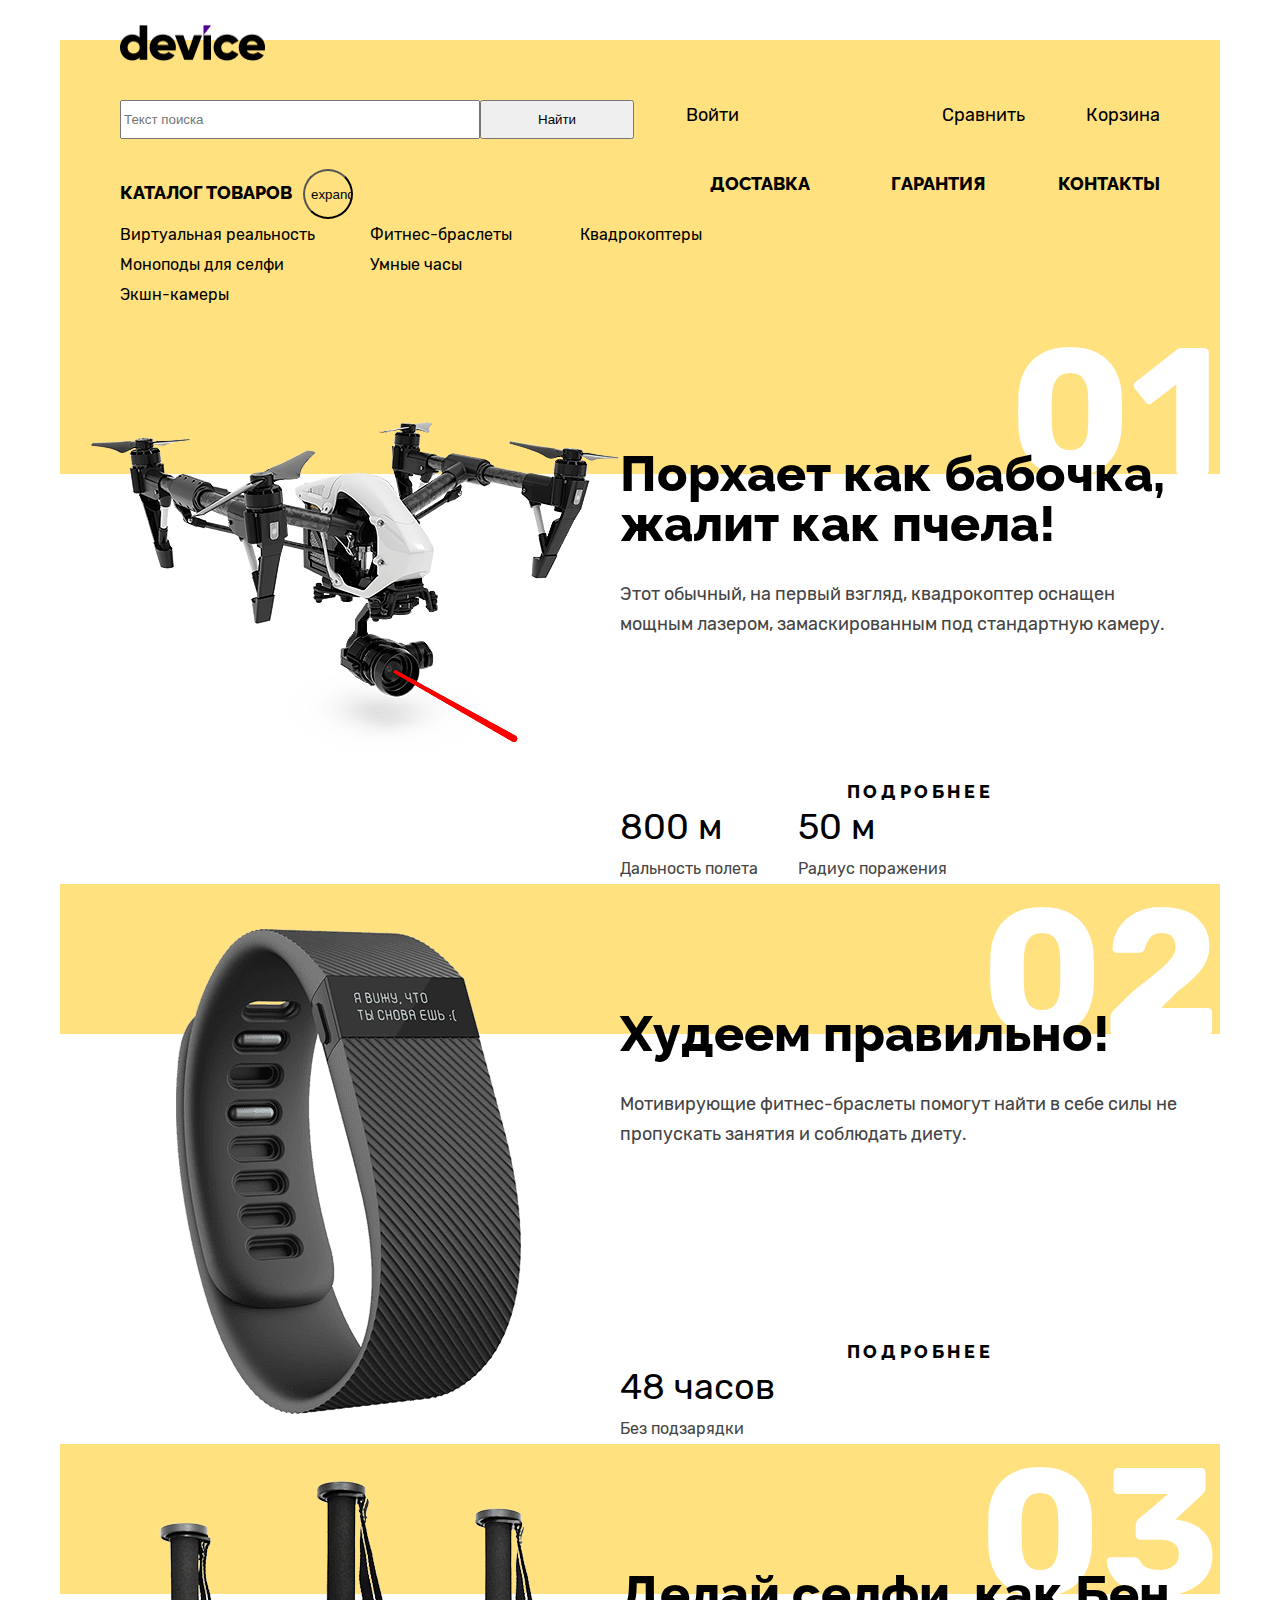
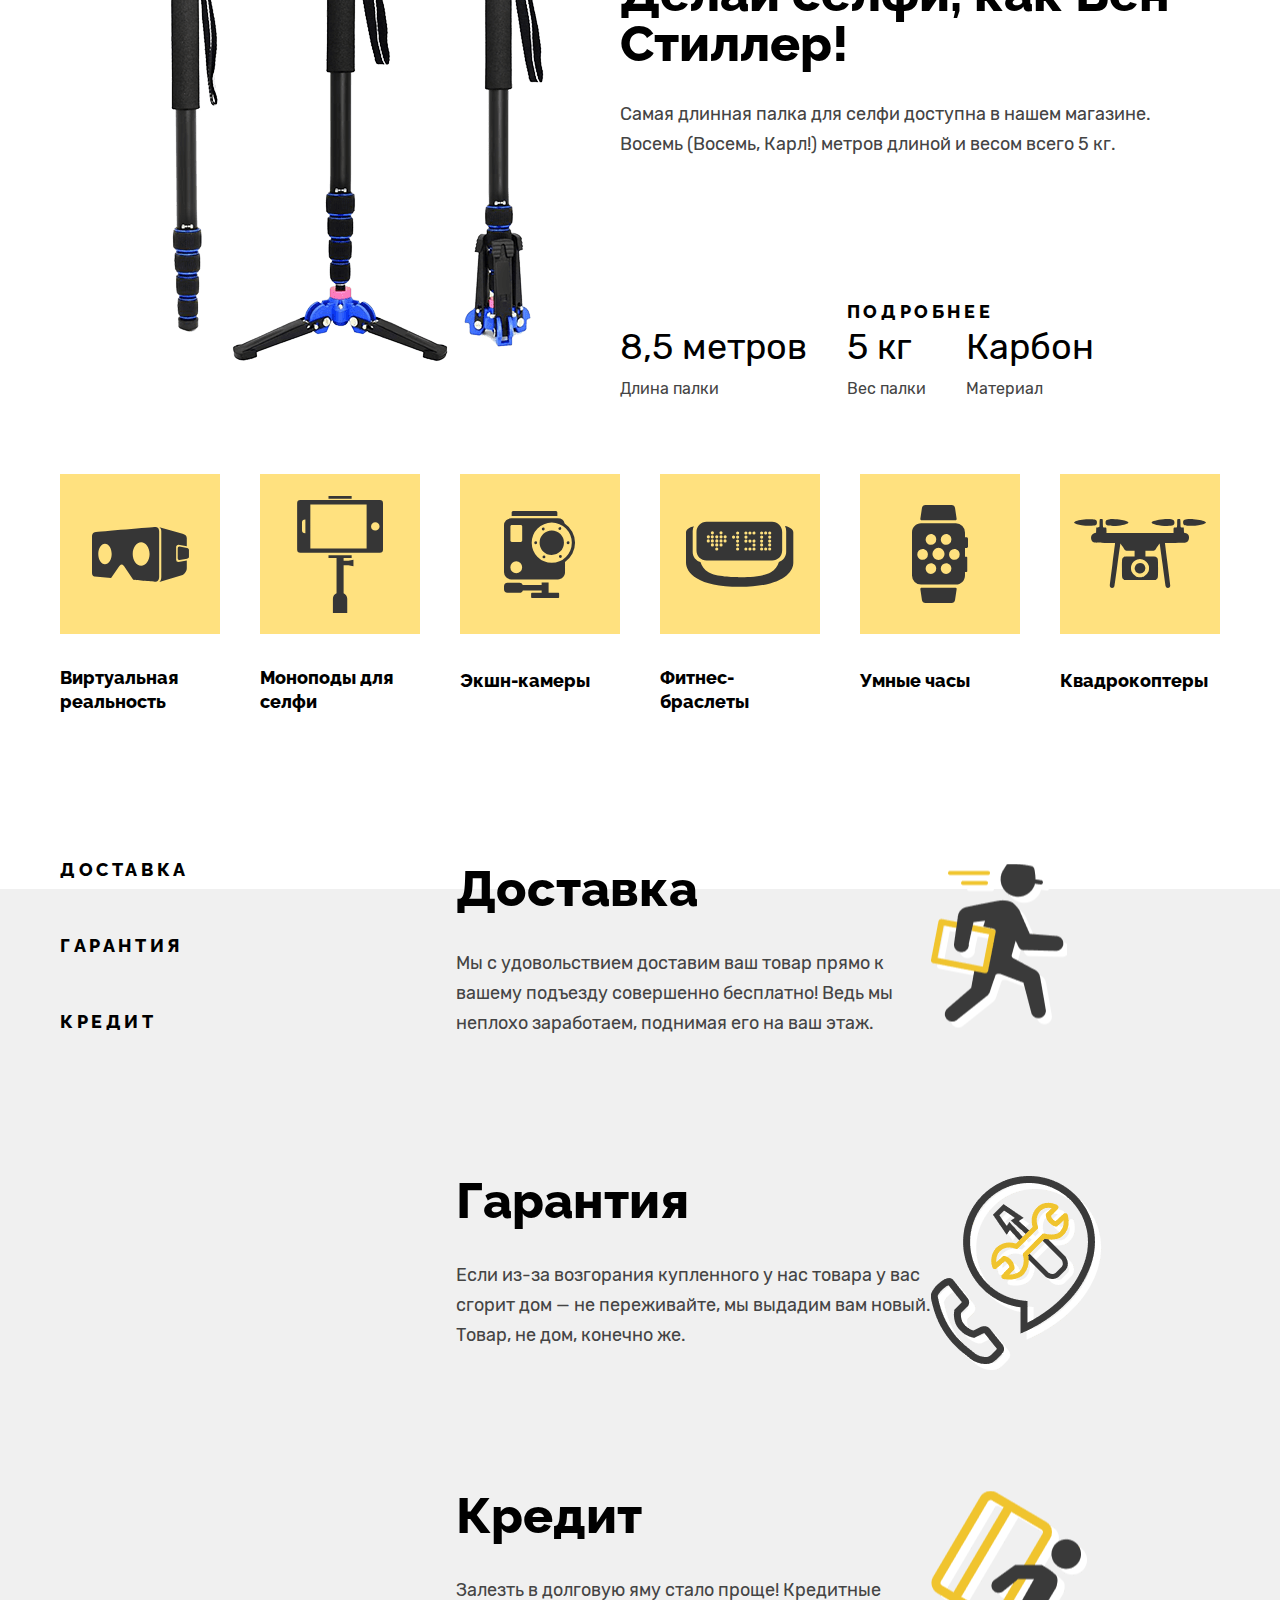
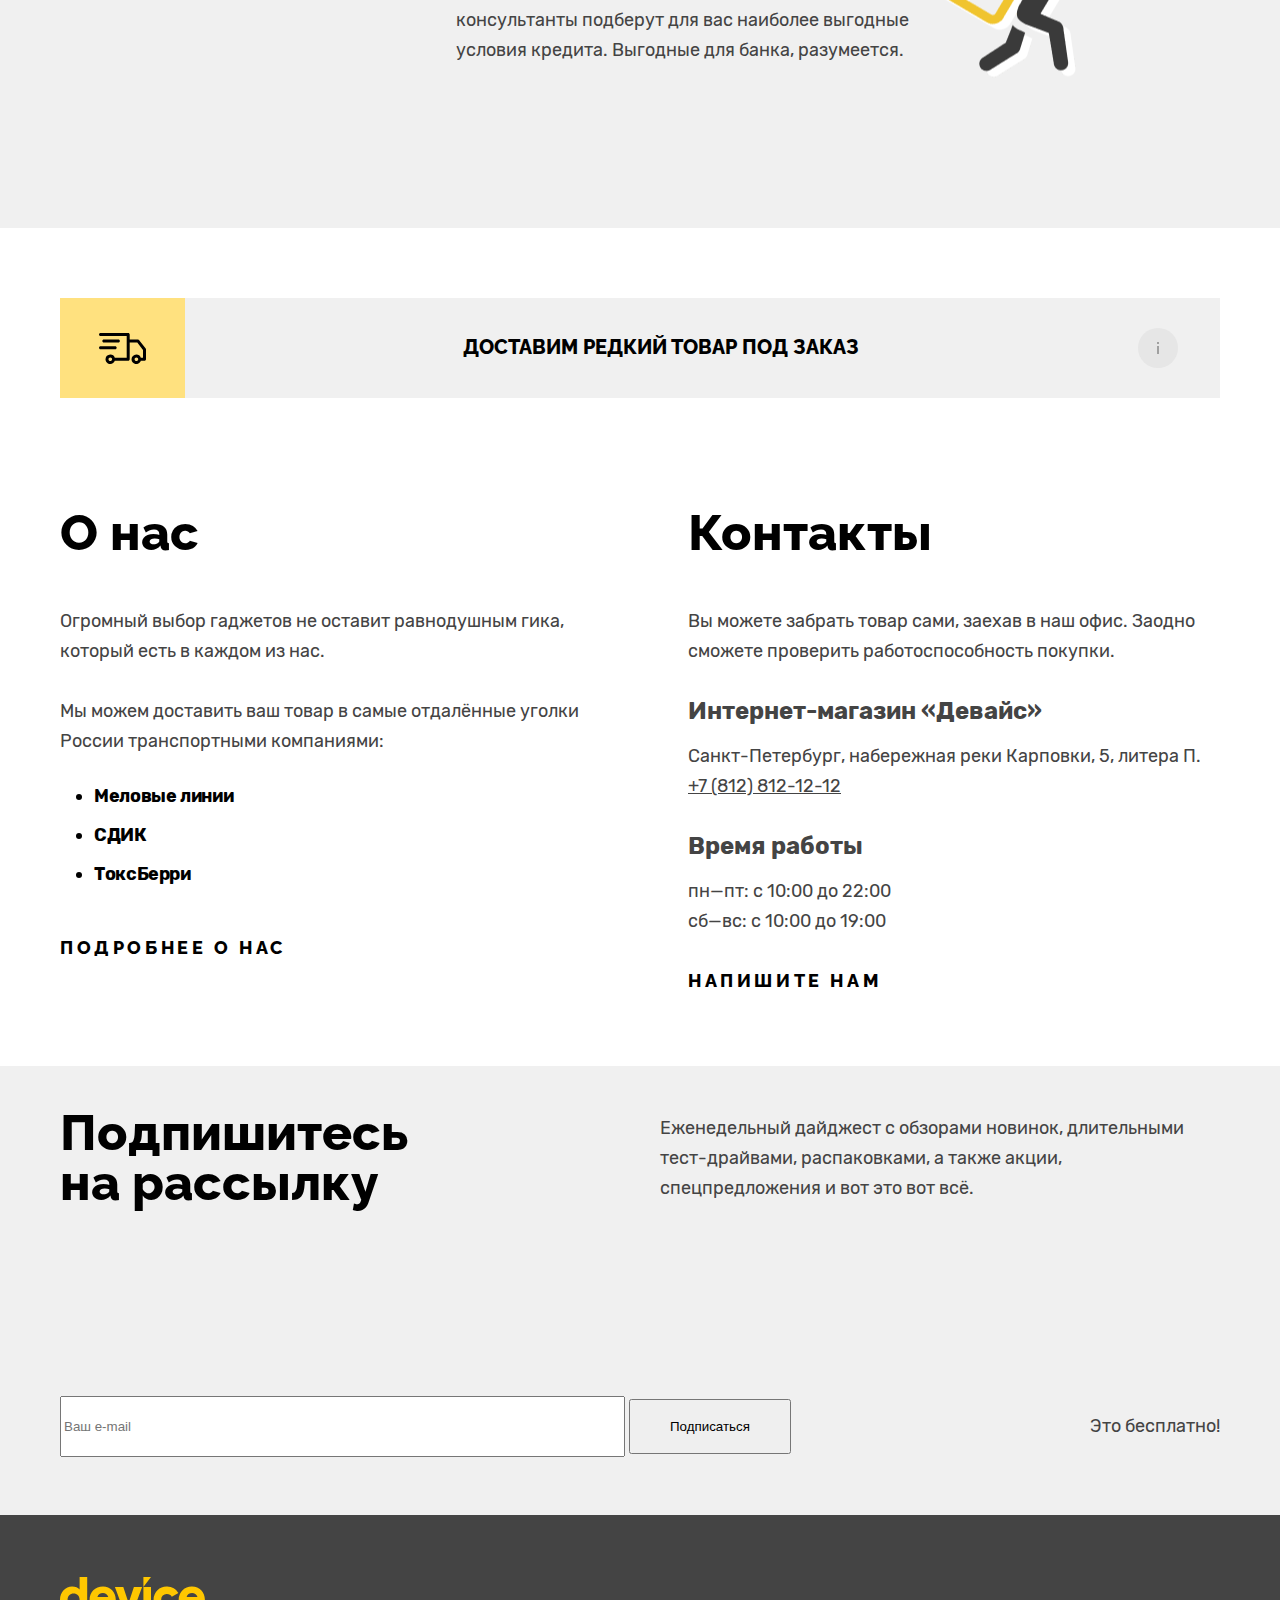
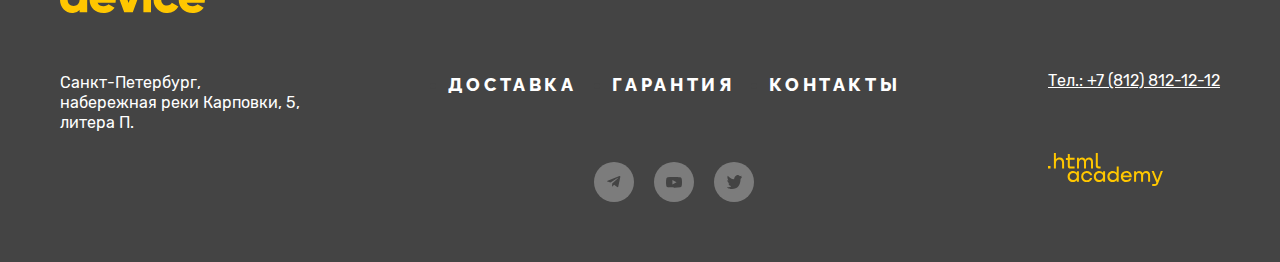
<file: 7/index.html>
<!DOCTYPE html>
<html lang="ru">

<head>
  <meta charset="utf-8">
  <title>HTML Academy: Девайс</title>
  <link rel="icon" type="image/x-icon" href="images/favicon.png">
  <link rel="stylesheet" href="styles/styles.css">
  <base href="https://htmlacademy-htmlcss.github.io/2118329-device-34/7/">
</head>

<body>
  <header class="page-header">
    <img class="header-logo" src="images/logos/header-logo.png" height="36" width="145" alt="Логотип 'Девайс'">
    <div class="header-general-buttons">
      <ul class="header-user-buttons">
        <li class="header-button-area">
          <form class="header-search-form" action="https://echo.htmlacademy.ru" method="get">
            <label class="visually-hidden" for="header-search-field">Найти</label>
            <input id="header-search-field" class="header-search-space" type="search" name="search-form"
              placeholder="Текст поиска">
            <button class="header-button" type="submit">Найти</button>
          </form>
        </li>
        <li class="header-button-area">
          <a class="header-button" href="#">Войти</a>
        </li>
      </ul>
      <ul class="header-cart-buttons">
        <li class="cart-button-area">
          <a class="header-button" href="#">Сравнить</a>
        </li>
        <li class="cart-button-area">
          <a class="header-button" href="#">Корзина</a>
        </li>
      </ul>
    </div>
    <nav class="navigation">
      <ul class="navigation-list index-navigation">
        <li class="navigation-field">
          <a class="navigation-item" href="catalog.html">Каталог товаров</a>
          <input class="navigation-button" type="button" name="Expand catalogue" value="expand">
          <ul class="navigation-catalogue-categories">
            <li>
              <ul class="categories-list">
                <li>
                  <a class="navigation-catalogue-item" href="#">Виртуальная реальность</a>
                </li>
                <li>
                  <a class="navigation-catalogue-item" href="#">Моноподы для селфи</a>
                </li>
                <li>
                  <a class="navigation-catalogue-item" href="#">Экшн-камеры</a>
                </li>
              </ul>
            </li>
            <li>
              <ul class="categories-list">
                <li>
                  <a class="navigation-catalogue-item" href="#">Фитнес-браслеты</a>
                </li>
                <li>
                  <a class="navigation-catalogue-item" href="#">Умные часы</a>
                </li>
              </ul>
            </li>
            <li>
              <ul class="categories-list">
                <li>
                  <a class="navigation-catalogue-item" href="#">Квадрокоптеры</a>
                </li>
              </ul>
            </li>
          </ul>
        </li>
        <li class="navigation-field">
          <a class="navigation-item" href="#">Доставка</a>
          <!-- <form class="delivery-form" action="https://echo.htmlacademy.ru/" method="post">
              <fieldset>
                <h2 class="delivery-form-title">Доставка под заказ</h2>
                <input class="delivery-form-close" type="button" value="close">
                <p class="delivery-form-field">
                  <label class="delivery-form-field-name">Ваше имя:
                    <input type="text" name="buyer-name" placeholder="Введите имя" required>
                  </label>
                </p>
                <p class="delivery-form-field">
                  <label class="delivery-form-field-name">Ваш e-mail:
                    <input type="email" name="buyer-email" placeholder="Введите email" required>
                  </label>
                </p>
                <p class="delivery-form-field">
                  <label class="delivery-form-field-name">Что нужно привезти:
                    <input type="text" name="delivery-description" placeholder="В свободной форме" required>
                  </label>
                </p>
                <p class="delivery-form-field">
                  <label class="delivery-form-field-name">Количество:
                    <input type="number" name="delivery-quantity" value="1" required>
                  </label>
                </p>
                <p class="delivery-form-field">
                  <label class="main-page-button">
                    <input type="submit" name="submit-button">
                  </label>
                </p>
              </fieldset>
            </form> -->
        </li>
        <li class="navigation-field">
          <a class="navigation-item" href="#">Гарантия</a>
        </li>
        <li class="navigation-field">
          <a class="navigation-item" href="#">Контакты</a>
        </li>
      </ul>
    </nav>
  </header>
  <main class="main-wrapper">
    <h1 class="visually-hidden">Интернет-магазин "Девайс"</h1>
    <section class="promo-slider">
      <h2 class="visually-hidden">Популярные товары</h2>
      <!-- <button class="slider-button slider-prev" type="button" name="previous-item">
          <span class="visually-hidden">Назад</span>
        </button>
        <button class="slider-button slider-next" type="button" name="next-item">
          <span class="visually-hidden">Вперед</span>
        </button> -->
      <ol class="slider-pagination">
        <li class="slider-pagination-item">
          <p class="slider-item-number">01</p>
          <img class="stock-image" src="images/slider/slider-drone.png" height="560" width="560"
            alt="Квадрокоптер, оснащенный лазером">
          <h3 class="slider-item-title">Порхает как бабочка, жалит как пчела!</h3>
          <p class="slider-item-description">Этот обычный, на первый взгляд, квадрокоптер оснащен мощным лазером,
            замаскированным под стандартную камеру.</p>
          <a class="main-page-button" href="#">Подробнее</a>
          <dl class="slider-item-features">
            <dt class="slider-item-feature-name">Дальность полета</dt>
            <dd class="slider-item-feature-value">800 м</dd>
            <dt class="slider-item-feature-name">Радиус поражения</dt>
            <dd class="slider-item-feature-value">50 м</dd>
          </dl>
        </li>
        <li class="slider-pagination-item">
          <p class="slider-item-number">02</p>
          <img class="stock-image" src="images/slider/slider-fitness-bracelet.png" height="560" width="560"
            alt="Фитнес-браслет">
          <h3 class="slider-item-title">Худеем правильно!</h3>
          <p class="slider-item-description">Мотивирующие фитнес-браслеты помогут найти в себе силы не пропускать
            занятия и соблюдать диету.</p>
          <a class="main-page-button" href="#">Подробнее</a>
          <dl class="slider-item-features">
            <dt class="slider-item-feature-name">Без подзарядки</dt>
            <dd class="slider-item-feature-value">48 часов</dd>
          </dl>
        </li>
        <li class="slider-pagination-item">
          <p class="slider-item-number">03</p>
          <img class="stock-image" src="images/slider/slider-selfie-stick.png" height="560" width="560"
            alt="Палка для селфи">
          <h3 class="slider-item-title">Делай селфи, как Бен Стиллер! </h3>
          <p class="slider-item-description">Самая длинная палка для селфи доступна в нашем магазине.
            Восемь (Восемь, Карл!) метров длиной и весом всего 5 кг.</p>
          <a class="main-page-button" href="#">Подробнее</a>
          <dl class="slider-item-features">
            <dt class="slider-item-feature-name">Длина палки</dt>
            <dd class="slider-item-feature-value">8,5 метров</dd>
            <dt class="slider-item-feature-name">Вес палки</dt>
            <dd class="slider-item-feature-value">5 кг</dd>
            <dt class="slider-item-feature-name">Материал</dt>
            <dd class="slider-item-feature-value">Карбон</dd>
          </dl>
        </li>
      </ol>
    </section>
    <section>
      <h2 class="visually-hidden"> Категории товаров</h2>
      <ul class="catalogue-categories">
        <li>
          <div class="catalogue-image">
            <div class="virtual-reality-image"></div>
          </div>
          <a class="catalogue-item" href="#">Виртуальная реальность</a>
        </li>
        <li>
          <div class="catalogue-image">
            <div class="monopods-image"></div>
          </div>
          <a class="catalogue-item" href="#">Моноподы для селфи</a>
        </li>
        <li>
          <div class="catalogue-image">
            <div class="action-camera-image"></div>
          </div>
          <a class="catalogue-item" href="#">Экшн-камеры</a>
        </li>
        <li>
          <div class="catalogue-image">
            <div class="fitness-bracelet-image"></div>
          </div>
          <a class="catalogue-item" href="#">Фитнес-браслеты</a>
        </li>
        <li>
          <div class="catalogue-image">
            <div class="smart-watch-image"></div>
          </div>
          <a class="catalogue-item" href="#">Умные часы</a>
        </li>
        <li>
          <div class="catalogue-image">
            <div class="quadrocopter-image"></div>
          </div>
          <a class="catalogue-item" href="#">Квадрокоптеры</a>
        </li>
      </ul>
    </section>
    <div class="advantages-wrapper">
      <section class="advantages">
        <h2 class="visually-hidden">Наши преимущества</h2>
        <ul class="advantages-list">
          <li class="advantages-button">
            <a class="main-page-button" href="#">Доставка</a>
          </li>
          <li class="advantages-button">
            <a class="main-page-button" href="#">Гарантия</a>
          </li>
          <li class="advantages-button">
            <a class="main-page-button" href="#">Кредит</a>
          </li>
        </ul>
        <ul class="advantages-description">
          <li class="advantages-container">
            <div class="advantages-text">
              <h3 class="advantage-title">Доставка</h3>
              <p>Мы с удовольствием доставим ваш товар прямо
                к вашему подъезду совершенно бесплатно! Ведь
                мы неплохо заработаем, поднимая его на ваш этаж.</p>
            </div>
            <div class="delivery-image"></div>
          </li>
          <li class="advantages-container">
            <div class="advantages-text">
              <h3 class="advantage-title">Гарантия</h3>
              <p>Если из-за возгорания купленного у нас товара у вас
                сгорит дом — не переживайте, мы выдадим вам новый.
                Товар, не дом, конечно же.</p>
            </div>
            <div class="guarantee-image"></div>
          </li>
          <li class="advantages-container">
            <div class="advantages-text">
              <h3 class="advantage-title">Кредит</h3>
              <p>Залезть в долговую яму стало проще!
                Кредитные консультанты подберут для вас наиболее выгодные условия кредита.
                Выгодные для банка, разумеется.</p>
            </div>
            <div class="credit-image"></div>
          </li>
        </ul>
      </section>
    </div>
    <aside class="delivery-box">
      <div class="delivery-image-space">
        <div class="special-delivery-image"></div>
      </div>
      <p><a class="special-delivery" href="#">Доставим редкий товар под заказ</a></p>
      <div class="delivery-info"></div>
    </aside>
    <div class="about-us-wrapper">
      <section class="about-us">
        <h2 class="main-page-heading">О нас</h2>
        <p class="index-main-text">Огромный выбор гаджетов не оставит равнодушным гика, который есть в каждом из нас.
        </p>
        <p class="index-main-text">Мы можем доставить ваш товар в самые отдалённые уголки России транспортными
          компаниями:</p>
        <ul class="carrier-list">
          <li>
            <b>Меловые линии</b>
          </li>
          <li>
            <b>СДИК</b>
          </li>
          <li>
            <b>ТоксБерри</b>
          </li>
        </ul>
        <a class="main-page-button" href="#">Подробнее о нас</a>
      </section>
      <section class="contact-us">
        <h2 class="main-page-heading">Контакты</h2>
        <p class="index-main-text">Вы можете забрать товар сами, заехав в наш офис. Заодно сможете проверить
          работоспособность покупки.</p>
        <p class="contacts-subtitle">Интернет-магазин «Девайс»</p>
        <address class="contacts-address">
          <p class="contacts-address-text">Санкт-Петербург, набережная реки Карповки, 5, литера П.</p>
          <a class="contacts-phone" href="tel:+78128121212">+7 (812) 812-12-12</a>
        </address>
        <p class="contacts-subtitle">Время работы</p>
        <ul class="contacts-schedule">
          <li class="contacts-schedule-item">пн—пт: с 10:00 до 22:00 </li>
          <li class="contacts-schedule-item">сб—вс: с 10:00 до 19:00</li>
        </ul>
        <a class="main-page-button" href="#">Напишите нам</a>
      </section>
    </div>
    <div class="mailing-wrapper">
      <section class="mailing-section">
        <div class="mailing-text">
          <h2 class="main-page-heading">Подпишитесь на рассылку</h2>
          <p class="index-main-text">Еженедельный дайджест с обзорами новинок, длительными тест-драйвами, распаковками,
            а также акции, спецпредложения и вот это вот всё.</p>
        </div>
        <div class="mailing-form">
          <form class="subscribe-form" action="https://echo.htmlacademy.ru" method="post">
            <input class="subscription-field" type="email" name="subscription-email" placeholder="Ваш e-mail" required>
            <input class="subscription-button" type="submit" name="submit-button" value="Подписаться">
          </form>
          <p class="subscription-form-comment">Это бесплатно!</p>
        </div>
      </section>
    </div>
  </main>
  <footer class="page-footer">
    <div class="footer-wrapper">
      <div class="footer-left-column">
        <img class="footer-logo" src="images/logos/footer-logo.svg" height="36" width="145" alt="Логотип 'Девайс'">
        <address class="footer-address">
          <p class="footer-address-text">Санкт-Петербург, набережная реки Карповки, 5, литера П.</p>
        </address>
      </div>
      <div class="footer-central-column">
        <ul class="footer-navigation">
          <li>
            <a class="footer-navigation-item" href="#">Доставка</a>
          </li>
          <li>
            <a class="footer-navigation-item" href="#">Гарантия</a>
          </li>
          <li>
            <a class="footer-navigation-item" href="#">Контакты</a>
          </li>
        </ul>
        <ul class="socials">
          <li>
            <a class="socials-link telegram-icon" href="https://t.me/htmlacademy">
              <span class="visually-hidden">
                Telegram
              </span>
            </a>
          </li>
          <li>
            <a class="socials-link youtube-icon" href="https://www.youtube.com/user/htmlacademyru">
              <span class="visually-hidden">
                YouTube
              </span>
            </a>
          </li>
          <li>
            <a class="socials-link twitter-icon" href="https://twitter.com/htmlacademy_ru">
              <span class="visually-hidden">
                Twitter
              </span>
            </a>
          </li>
        </ul>
      </div>
      <div class="footer-right-column">
        <p class="footer-contacts">Тел.: <a class="footer-contacts-phone" href="tel:+78128121212">+7 (812) 812-12-12</a>
        </p>
        <a href="https://htmlacademy.ru/"><img class="html-academy-logo" src="images/logos/html-academy-logo.svg"
            height="33" width="115" alt="Логотип HTML Academy"></a>
      </div>
    </div>
  </footer>
</body>

</html>
</file>
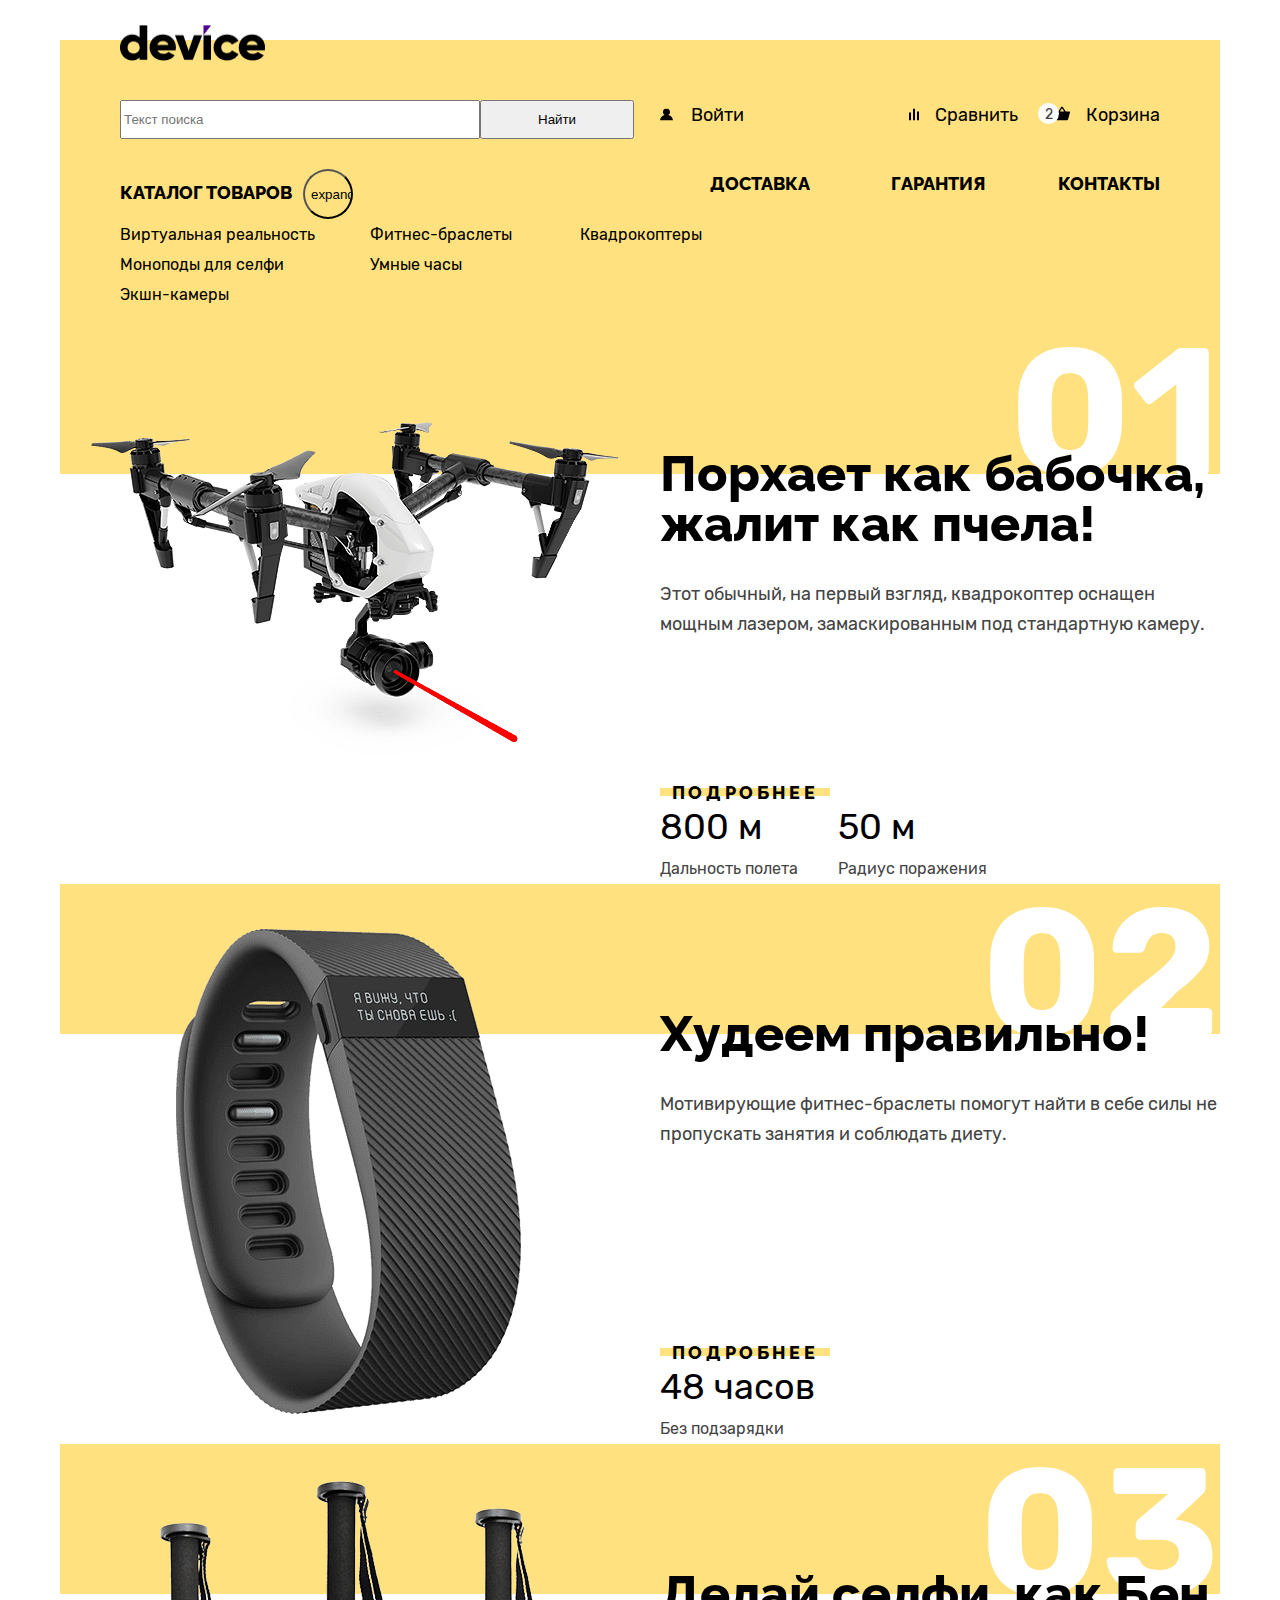
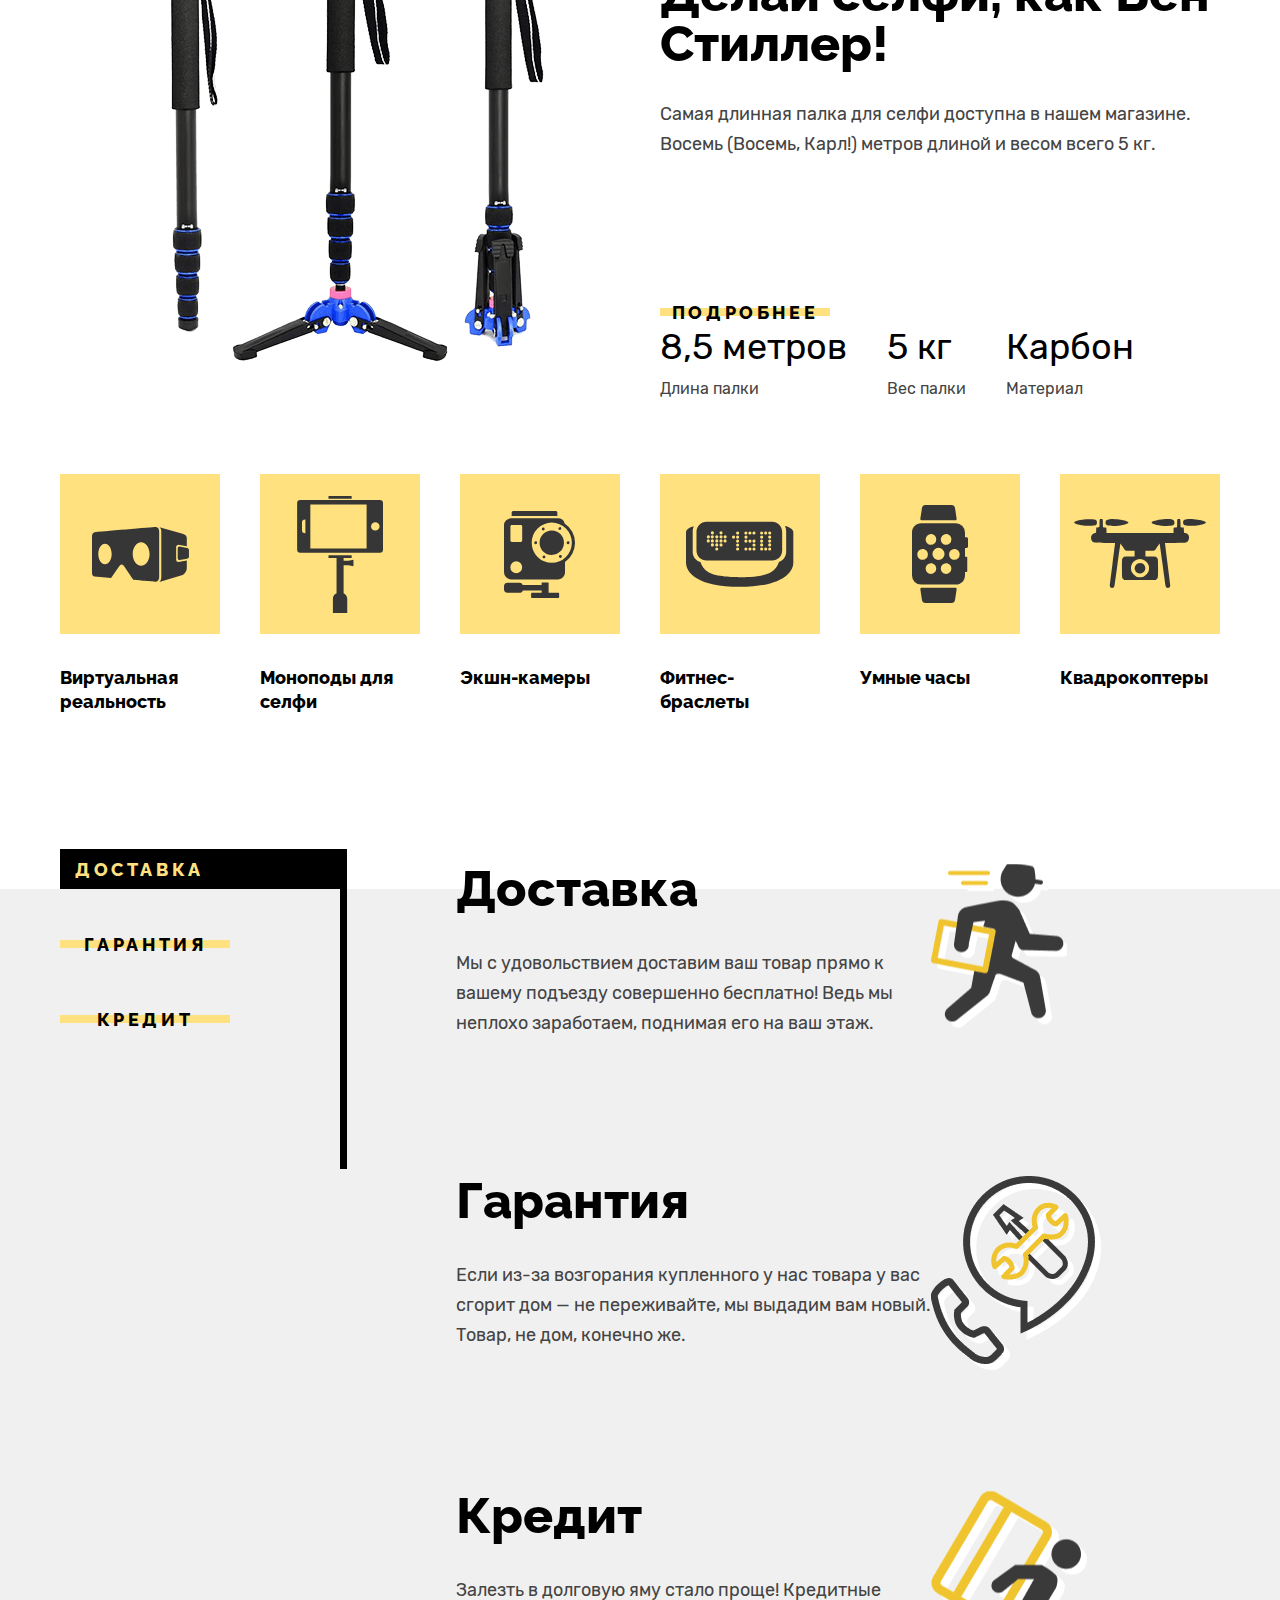
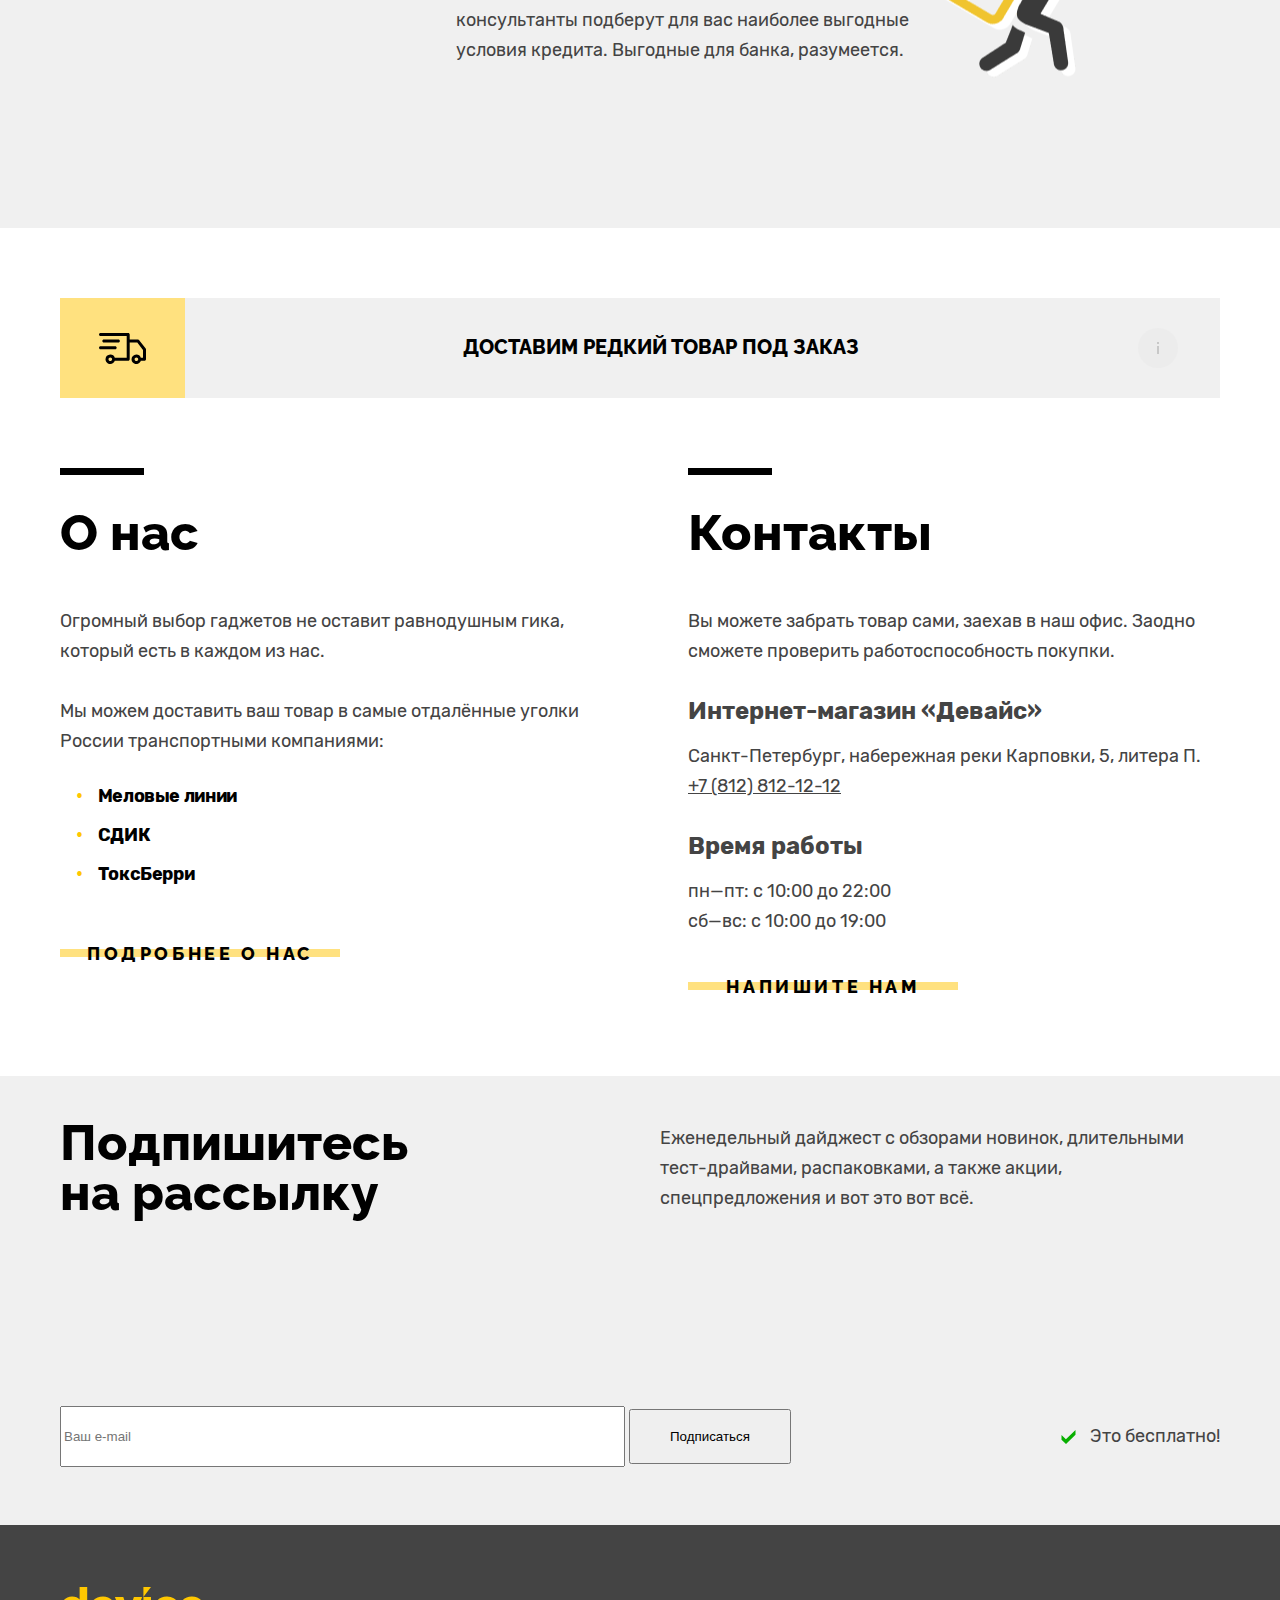
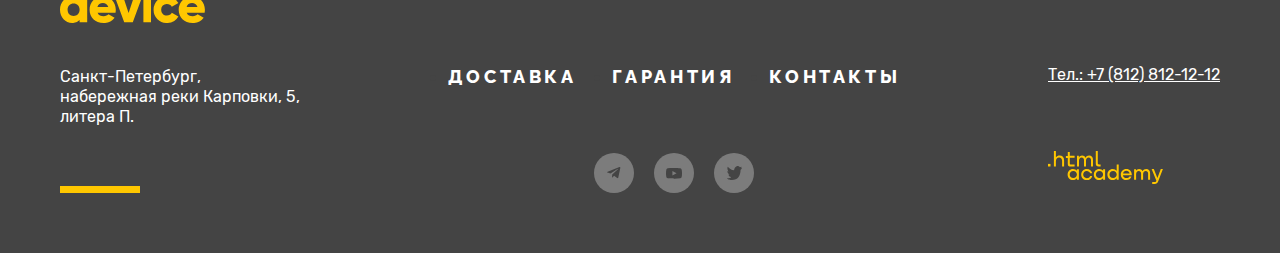
<file: 8/index.html>
<!DOCTYPE html>
<html lang="ru">

<head>
  <meta charset="utf-8">
  <title>HTML Academy: Девайс</title>
  <link rel="icon" type="image/x-icon" href="images/favicon.png">
  <link rel="stylesheet" href="styles/styles.css">
  <base href="https://htmlacademy-htmlcss.github.io/2118329-device-34/8/">
</head>

<body>
  <header class="page-header">
    <a class="logo-link" href="#">
      <img class="header-logo" src="images/logos/header-logo.png" height="36" width="145" alt="Логотип 'Девайс'">
    </a>
    <div class="header-general-buttons">
      <ul class="header-user-buttons">
        <li class="header-button-area">
          <form class="header-search-form" action="https://echo.htmlacademy.ru" method="get">
            <label class="visually-hidden" for="header-search-field">Найти</label>
            <input id="header-search-field" class="header-search-space" type="search" name="search-form"
              placeholder="Текст поиска">
            <button class="header-button header-search-button" type="submit">Найти</button>
          </form>
        </li>
        <li class="header-button-area">
          <a class="header-button" href="#">
            <svg class="profile-icon" width="15" height="13" fill="none" xmlns="http://www.w3.org/2000/svg">
              <g clip-path="url(#a)"><path d="M1 12.4h13a6.3 6.3 0 0 0-4.7-5.5c1-.6 1.7-1.7 1.7-3C11 1.9 9.4.4 7.5.4A3.5 3.5 0 0 0 4 3.9c0
                1.3.7 2.4 1.7 3A6.3 6.3 0 0 0 1 12.4Z" fill="#000"/>
              </g>
              <defs><clipPath id="a"><path fill="#fff" transform="translate(0 .4)" d="M0 0h15v12H0z"/></clipPath>
              </defs>
            </svg>
            Войти
          </a>
        </li>
      </ul>
      <ul class="header-cart-buttons">
        <li class="cart-button-area">
          <a class="header-button" href="#">
            <svg class="compare-icon" width="10" height="13" fill="none" xmlns="http://www.w3.org/2000/svg">
              <g clip-path="url(#a)" fill="#000"><path d="M6 .4H4v12h2V.4ZM2 4.4H0v8h2v-8ZM10 3.4H8v9h2v-9Z"/>
              </g>
              <defs><clipPath id="a"><path fill="#fff" transform="translate(0 .4)" d="M0 0h10v12H0z"/></clipPath></defs>
            </svg>
            Сравнить
          </a>
        </li>
        <li class="cart-button-area">
          <a class="header-button" href="#">
            <img class="cart-icon" src="images/header-icons/header-cart-icon.svg" alt="Иконка 'Корзина'">
            Корзина
          </a>
        </li>
      </ul>
    </div>
    <nav class="navigation">
      <ul class="navigation-list index-navigation">
        <li class="navigation-field">
          <a class="navigation-item" href="catalog.html">Каталог товаров</a>
          <input class="navigation-button" type="button" name="Expand catalogue" value="expand">
          <ul class="navigation-catalogue-categories">
            <li>
              <ul class="categories-list">
                <li>
                  <a class="navigation-catalogue-item" href="#">Виртуальная реальность</a>
                </li>
                <li>
                  <a class="navigation-catalogue-item" href="#">Моноподы для селфи</a>
                </li>
                <li>
                  <a class="navigation-catalogue-item" href="#">Экшн-камеры</a>
                </li>
              </ul>
            </li>
            <li>
              <ul class="categories-list">
                <li>
                  <a class="navigation-catalogue-item" href="#">Фитнес-браслеты</a>
                </li>
                <li>
                  <a class="navigation-catalogue-item" href="#">Умные часы</a>
                </li>
              </ul>
            </li>
            <li>
              <ul class="categories-list">
                <li>
                  <a class="navigation-catalogue-item" href="#">Квадрокоптеры</a>
                </li>
              </ul>
            </li>
          </ul>
        </li>
        <li class="navigation-field">
          <a class="navigation-item" href="#">Доставка</a>
          <!-- <form class="delivery-form" action="https://echo.htmlacademy.ru/" method="post">
              <fieldset>
                <h2 class="delivery-form-title">Доставка под заказ</h2>
                <input class="delivery-form-close" type="button" value="close">
                <p class="delivery-form-field">
                  <label class="delivery-form-field-name">Ваше имя:
                    <input type="text" name="buyer-name" placeholder="Введите имя" required>
                  </label>
                </p>
                <p class="delivery-form-field">
                  <label class="delivery-form-field-name">Ваш e-mail:
                    <input type="email" name="buyer-email" placeholder="Введите email" required>
                  </label>
                </p>
                <p class="delivery-form-field">
                  <label class="delivery-form-field-name">Что нужно привезти:
                    <input type="text" name="delivery-description" placeholder="В свободной форме" required>
                  </label>
                </p>
                <p class="delivery-form-field">
                  <label class="delivery-form-field-name">Количество:
                    <input type="number" name="delivery-quantity" value="1" required>
                  </label>
                </p>
                <p class="delivery-form-field">
                  <label class="main-page-button">
                    <input type="submit" name="submit-button">
                  </label>
                </p>
              </fieldset>
            </form> -->
        </li>
        <li class="navigation-field">
          <a class="navigation-item" href="#">Гарантия</a>
        </li>
        <li class="navigation-field">
          <a class="navigation-item" href="#">Контакты</a>
        </li>
      </ul>
    </nav>
  </header>
  <main class="main-wrapper">
    <h1 class="visually-hidden">Интернет-магазин "Девайс"</h1>
    <section class="promo-slider">
      <h2 class="visually-hidden">Популярные товары</h2>
      <!-- <button class="slider-button slider-prev" type="button" name="previous-item">
          <span class="visually-hidden">Назад</span>
        </button>
        <button class="slider-button slider-next" type="button" name="next-item">
          <span class="visually-hidden">Вперед</span>
        </button> -->
      <ol class="slider-pagination">
        <li class="slider-pagination-item">
          <p class="slider-item-number">01</p>
          <img class="stock-image" src="images/slider/slider-drone.png" height="560" width="560"
            alt="Квадрокоптер, оснащенный лазером">
          <h3 class="slider-item-title">Порхает как бабочка, жалит как пчела!</h3>
          <p class="slider-item-description">Этот обычный, на первый взгляд, квадрокоптер оснащен мощным лазером,
            замаскированным под стандартную камеру.</p>
          <a class="main-page-button" href="#">Подробнее</a>
          <dl class="slider-item-features">
            <dt class="slider-item-feature-name">Дальность полета</dt>
            <dd class="slider-item-feature-value">800 м</dd>
            <dt class="slider-item-feature-name">Радиус поражения</dt>
            <dd class="slider-item-feature-value">50 м</dd>
          </dl>
        </li>
        <li class="slider-pagination-item">
          <p class="slider-item-number">02</p>
          <img class="stock-image" src="images/slider/slider-fitness-bracelet.png" height="560" width="560"
            alt="Фитнес-браслет">
          <h3 class="slider-item-title">Худеем правильно!</h3>
          <p class="slider-item-description">Мотивирующие фитнес-браслеты помогут найти в себе силы не пропускать
            занятия и соблюдать диету.</p>
          <a class="main-page-button" href="#">Подробнее</a>
          <dl class="slider-item-features">
            <dt class="slider-item-feature-name">Без подзарядки</dt>
            <dd class="slider-item-feature-value">48 часов</dd>
          </dl>
        </li>
        <li class="slider-pagination-item">
          <p class="slider-item-number">03</p>
          <img class="stock-image" src="images/slider/slider-selfie-stick.png" height="560" width="560"
            alt="Палка для селфи">
          <h3 class="slider-item-title">Делай селфи, как Бен Стиллер! </h3>
          <p class="slider-item-description">Самая длинная палка для селфи доступна в нашем магазине.
            Восемь (Восемь, Карл!) метров длиной и весом всего 5 кг.</p>
          <a class="main-page-button" href="#">Подробнее</a>
          <dl class="slider-item-features">
            <dt class="slider-item-feature-name">Длина палки</dt>
            <dd class="slider-item-feature-value">8,5 метров</dd>
            <dt class="slider-item-feature-name">Вес палки</dt>
            <dd class="slider-item-feature-value">5 кг</dd>
            <dt class="slider-item-feature-name">Материал</dt>
            <dd class="slider-item-feature-value">Карбон</dd>
          </dl>
        </li>
      </ol>
    </section>
    <section>
      <h2 class="visually-hidden"> Категории товаров</h2>
      <ul class="catalogue-categories">
        <li class="catalogue-element">
          <a class="catalogue-item" href="#">
            <div class="catalogue-image virtual-reality-image"></div>
            Виртуальная реальность
          </a>
        </li>
        <li class="catalogue-element">
          <a class="catalogue-item" href="#">
            <div class="catalogue-image monopods-image"></div>
            Моноподы для селфи
          </a>
        </li>
        <li class="catalogue-element">
          <a class="catalogue-item" href="#">
            <div class="catalogue-image action-camera-image"></div>
            Экшн-камеры
          </a>
        </li>
        <li class="catalogue-element">
          <a class="catalogue-item" href="#">
            <div class="catalogue-image fitness-bracelet-image"></div>
            Фитнес-браслеты
          </a>
        </li>
        <li class="catalogue-element">
          <a class="catalogue-item" href="#">
            <div class="catalogue-image smart-watch-image"></div>
            Умные часы
          </a>
        </li>
        <li class="catalogue-element">
          <a class="catalogue-item" href="#">
            <div class="catalogue-image quadrocopter-image"></div>
            Квадрокоптеры
          </a>
        </li>
      </ul>
    </section>
    <div class="advantages-wrapper">
      <section class="advantages">
        <h2 class="visually-hidden">Наши преимущества</h2>
        <ul class="advantages-list">
          <li class="advantages-button">
            <a class="main-page-button active-advantage" href="#">Доставка</a>
          </li>
          <li class="advantages-button">
            <a class="main-page-button" href="#">Гарантия</a>
          </li>
          <li class="advantages-button">
            <a class="main-page-button" href="#">Кредит</a>
          </li>
        </ul>
        <ul class="advantages-description">
          <li class="advantages-container">
            <div class="advantages-text">
              <h3 class="advantage-title">Доставка</h3>
              <p>Мы с удовольствием доставим ваш товар прямо
                к вашему подъезду совершенно бесплатно! Ведь
                мы неплохо заработаем, поднимая его на ваш этаж.</p>
            </div>
            <div class="delivery-image"></div>
          </li>
          <li class="advantages-container">
            <div class="advantages-text">
              <h3 class="advantage-title">Гарантия</h3>
              <p>Если из-за возгорания купленного у нас товара у вас
                сгорит дом — не переживайте, мы выдадим вам новый.
                Товар, не дом, конечно же.</p>
            </div>
            <div class="guarantee-image"></div>
          </li>
          <li class="advantages-container">
            <div class="advantages-text">
              <h3 class="advantage-title">Кредит</h3>
              <p>Залезть в долговую яму стало проще!
                Кредитные консультанты подберут для вас наиболее выгодные условия кредита.
                Выгодные для банка, разумеется.</p>
            </div>
            <div class="credit-image"></div>
          </li>
        </ul>
      </section>
    </div>
    <a  href="#" class="delivery-box">
      <div class="delivery-truck-image"></div>
      <p class="special-delivery">Доставим редкий товар под заказ</p>
      <div class="delivery-info"></div>
    </a>
    <div class="about-us-wrapper">
      <section class="about-us">
        <h2 class="main-page-heading">О нас</h2>
        <p class="index-main-text">Огромный выбор гаджетов не оставит равнодушным гика, который есть в каждом из нас.
        </p>
        <p class="index-main-text">Мы можем доставить ваш товар в самые отдалённые уголки России транспортными
          компаниями:</p>
        <ul class="carrier-list">
          <li class="carrier-item">
            <b>Меловые линии</b>
          </li>
          <li class="carrier-item">
            <b>СДИК</b>
          </li>
          <li class="carrier-item">
            <b>ТоксБерри</b>
          </li>
        </ul>
        <a class="main-page-button" href="#">Подробнее о нас</a>
      </section>
      <section class="contact-us">
        <h2 class="main-page-heading">Контакты</h2>
        <p class="index-main-text">Вы можете забрать товар сами, заехав в наш офис. Заодно сможете проверить
          работоспособность покупки.</p>
        <p class="contacts-subtitle">Интернет-магазин «Девайс»</p>
        <address class="contacts-address">
          <p class="contacts-address-text">Санкт-Петербург, набережная реки Карповки, 5, литера П.</p>
          <a class="contacts-phone" href="tel:+78128121212">+7 (812) 812-12-12</a>
        </address>
        <p class="contacts-subtitle">Время работы</p>
        <ul class="contacts-schedule">
          <li class="contacts-schedule-item">пн—пт: с 10:00 до 22:00 </li>
          <li class="contacts-schedule-item">сб—вс: с 10:00 до 19:00</li>
        </ul>
        <a class="main-page-button" href="#">Напишите нам</a>
      </section>
    </div>
    <div class="mailing-wrapper">
      <section class="mailing-section">
        <div class="mailing-text">
          <h2 class="main-page-heading">Подпишитесь на рассылку</h2>
          <p class="index-main-text">Еженедельный дайджест с обзорами новинок, длительными тест-драйвами, распаковками,
            а также акции, спецпредложения и вот это вот всё.</p>
        </div>
        <div class="mailing-form">
          <form class="subscribe-form" action="https://echo.htmlacademy.ru" method="post">
            <input class="subscription-field" type="email" name="subscription-email" placeholder="Ваш e-mail" required>
            <input class="subscription-button" type="submit" name="submit-button" value="Подписаться">
          </form>
          <p class="subscription-form-comment">Это бесплатно!</p>
        </div>
      </section>
    </div>
  </main>
  <footer class="page-footer">
    <div class="footer-wrapper">
      <div class="footer-left-column">
        <a class="logo-link" href="#">
          <img class="footer-logo" src="images/logos/footer-logo.svg" height="36" width="145" alt="Логотип 'Девайс'">
        </a>
        <address class="footer-address">
          <p class="footer-address-text">Санкт-Петербург, набережная реки Карповки, 5, литера П.</p>
        </address>
      </div>
      <div class="footer-central-column">
        <ul class="footer-navigation">
          <li>
            <a class="footer-navigation-item" href="#">Доставка</a>
          </li>
          <li>
            <a class="footer-navigation-item" href="#">Гарантия</a>
          </li>
          <li>
            <a class="footer-navigation-item" href="#">Контакты</a>
          </li>
        </ul>
        <ul class="socials">
          <li>
            <a class="socials-link telegram-icon" href="https://t.me/htmlacademy">
              <span class="visually-hidden">
                Telegram
              </span>
            </a>
          </li>
          <li>
            <a class="socials-link youtube-icon" href="https://www.youtube.com/user/htmlacademyru">
              <span class="visually-hidden">
                YouTube
              </span>
            </a>
          </li>
          <li>
            <a class="socials-link twitter-icon" href="https://twitter.com/htmlacademy_ru">
              <span class="visually-hidden">
                Twitter
              </span>
            </a>
          </li>
        </ul>
      </div>
      <div class="footer-right-column">
        <a class="footer-phone" href="tel:+78128121212">Тел.: +7 (812) 812-12-12</a>
        <a class="html-academy-link" href="https://htmlacademy.ru/">
            <svg class="html-academy-logo" width="115" height="33" viewBox="0 0 115 33" fill="currentColor" xmlns="http://www.w3.org/2000/svg">
              <path d="M0 12.9V15.5H2.5V12.9H0Z"/>
              <path d="M11.6 4.5C10 4.5 8.8 5.2 8 6.2H7.9V0H5.9V15.5H7.9V10.2C7.9 8.1 9.2 6.6 11.2 6.6C13 6.6 14.1 8 14.1 9.8V15.5H16.1V9.4C16.2 6.4 14.3 4.5 11.6 4.5Z"/>
              <path d="M26.6 4.8H21.8V1.1H19.8V4.9H17.9V6.9H19.8V12.9C19.8 14.6 20.8 15.6 22.5 15.6H26.6V13.6H22.9C22.2 13.6 21.8 13.2 21.8 12.5V6.8H26.6V4.8Z"/>
              <path d="M41.1 4.6C39.5 4.6 38.2 5.4 37.6 6.7H37.5C36.9 5.5 35.7 4.6 34.1 4.6C32.7 4.6 31.6 5.4 31 6.4H30.9V4.8H29V15.4H31V10C31 8 32 6.5 33.6 6.5C35.1 6.5 36 7.5 36 9.1V15.4H38V9.8C38 7.4 39.4 6.5 40.6 6.5C42.1 6.5 43 7.5 43 9.1V15.4H45V8.9C45.1 6.4 43.6 4.6 41.1 4.6Z"/>
              <path d="M47.8 12.7C47.8 14.4 48.8 15.4 50.6 15.4H52.6V13.4H50.9C50.2 13.4 49.8 13 49.8 12.3V0H47.8V12.7Z"/>
              <path d="M28.9 19.7C28 18.6 26.7 17.9 25 17.9C21.9 17.9 19.6 20.2 19.6 23.5C19.6 26.8 21.9 29.1 25 29.1C26.8 29.1 28 28.3 28.8 27.2H28.9V28.8H30.9V18.2H28.9V19.7ZM25.3 27.1C23.1 27.1 21.7 25.5 21.7 23.5C21.7 21.5 23.1 19.9 25.3 19.9C27.5 19.9 28.9 21.5 28.9 23.5C28.9 25.4 27.5 27.1 25.3 27.1Z"/>
              <path d="M44.2 22C43.7 19.6 41.6 17.9 38.8 17.9C35.4 17.9 33.2 20.4 33.2 23.5C33.2 26.6 35.4 29.1 38.8 29.1C41.6 29.1 43.7 27.3 44.2 24.9H42.1C41.7 26.2 40.4 27.2 38.8 27.2C36.6 27.2 35.2 25.6 35.2 23.6C35.2 21.6 36.6 20 38.8 20C40.4 20 41.6 21 42.1 22.2H44.2V22Z"/>
              <path d="M55.1 19.7C54.2 18.6 52.9 17.9 51.2 17.9C48.1 17.9 45.8 20.2 45.8 23.5C45.8 26.8 48.1 29.1 51.2 29.1C53 29.1 54.2 28.3 55 27.2H55.1V28.8H57.1V18.2H55.1V19.7ZM51.5 27.1C49.3 27.1 47.9 25.5 47.9 23.5C47.9 21.5 49.3 19.9 51.5 19.9C53.7 19.9 55.1 21.5 55.1 23.5C55.1 25.4 53.6 27.1 51.5 27.1Z"/>
              <path d="M68.7 19.8C67.8 18.7 66.5 17.9 64.8 17.9C61.7 17.9 59.4 20.2 59.4 23.5C59.4 26.8 61.6 29.1 64.8 29.1C66.5 29.1 67.8 28.3 68.6 27.3H68.7V28.8H70.7V13.4H68.7V19.8ZM65.1 27.1C62.9 27.1 61.5 25.5 61.5 23.5C61.5 21.5 62.9 19.9 65.1 19.9C67.3 19.9 68.7 21.5 68.7 23.5C68.6 25.5 67.2 27.1 65.1 27.1Z"/>
              <path d="M78.3 17.9C75 17.9 72.8 20.4 72.8 23.5C72.8 26.5 74.9 29.1 78.3 29.1C80.8 29.1 82.8 27.8 83.5 25.5H81.4C80.9 26.5 79.8 27.1 78.4 27.1C76.5 27.1 75.1 25.8 75 24.2H83.8C84 20.6 81.8 17.9 78.3 17.9ZM78.3 19.8C80 19.8 81.3 20.8 81.6 22.4H75.1C75.4 20.9 76.6 19.8 78.3 19.8Z"/>
              <path d="M98.2 17.9C96.6 17.9 95.3 18.7 94.6 19.9H94.5C93.9 18.7 92.7 17.9 91.1 17.9C89.7 17.9 88.6 18.6 88 19.7V18.2H86.1V28.8H88.1V23.4C88.1 21.4 89.1 20 90.7 19.9C92.2 19.9 93.1 20.9 93.1 22.5V28.8H95.1V23.2C95.1 20.8 96.5 19.9 97.7 19.9C99.2 19.9 100.1 20.9 100.1 22.5V28.8H102.1V22.3C102.2 19.7 100.7 17.9 98.2 17.9Z"/>
              <path d="M109.4 27L105.8 18.1H103.6L108.4 29.7C108.1 30.6 107.7 30.9 106.7 30.9H104.2V32.9H106.7C108.5 32.9 109.5 32.1 110.2 30.3L114.9 18.1H112.8L109.4 27Z"/>
            </svg>
          </a>
      </div>
    </div>
  </footer>
</body>

</html>
</file>
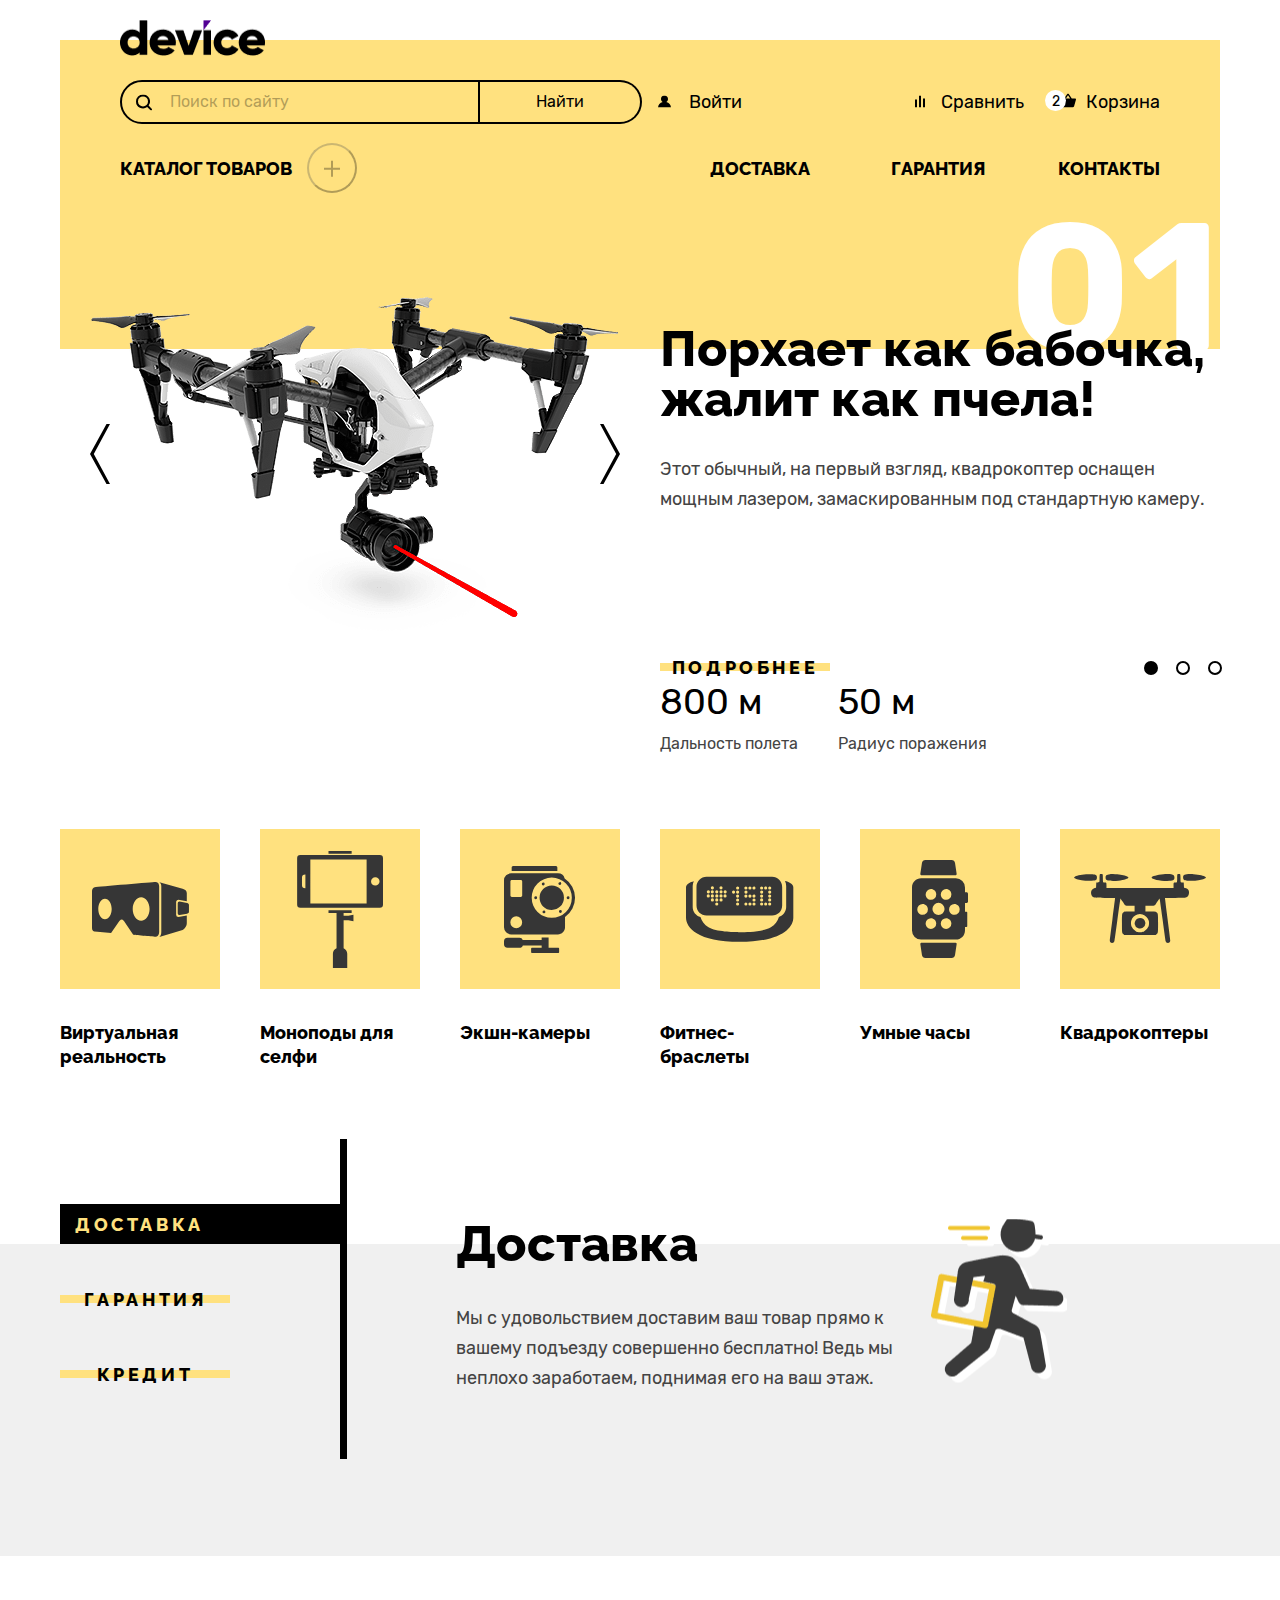
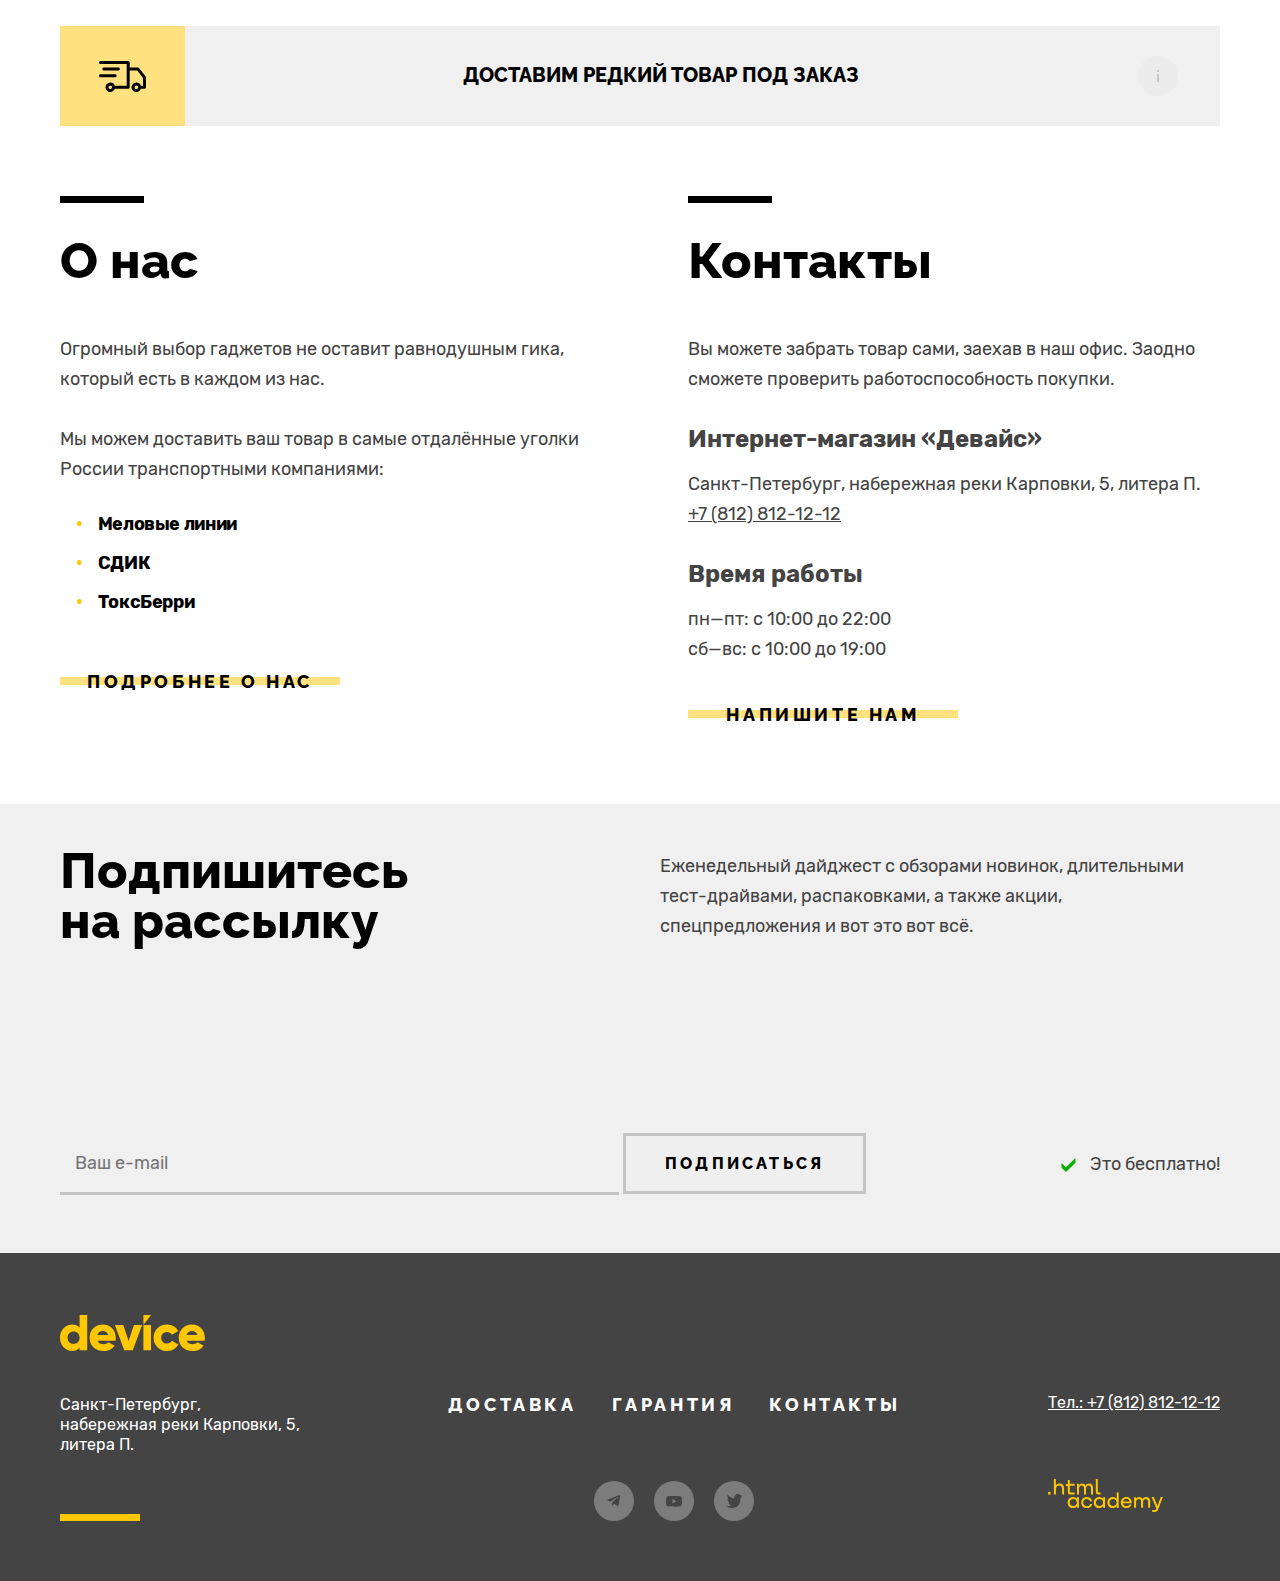
<file: 9/index.html>
<!DOCTYPE html>
<html lang="ru">

<head>
  <meta charset="utf-8">
  <title>HTML Academy: Девайс</title>
  <link rel="icon" type="image/x-icon" href="images/favicon.png">
  <link rel="stylesheet" href="styles/styles.css">
  <base href="https://htmlacademy-htmlcss.github.io/2118329-device-34/9/">
</head>

<body>
  <header class="page-header">
    <a class="logo-link" href="#">
      <img class="header-logo" src="images/logos/header-logo.png" height="36" width="145" alt="Логотип 'Девайс'">
    </a>
    <div class="header-general-buttons">
      <ul class="header-user-buttons">
        <li class="header-button-area">
          <form class="header-search-form" action="https://echo.htmlacademy.ru" method="get">
            <label class="visually-hidden" for="header-search-field">Найти</label>
            <input id="header-search-field" class="header-search-space" type="search" name="search-form"
              placeholder="Поиск по сайту">
            <button class="header-search-button" type="submit">Найти</button>
          </form>
        </li>
        <li class="header-button-area">
          <a class="header-button" href="#">
            <svg class="profile-icon" width="15" height="13" fill="none" xmlns="http://www.w3.org/2000/svg">
              <g clip-path="url(#a)"><path d="M1 12.4h13a6.3 6.3 0 0 0-4.7-5.5c1-.6 1.7-1.7 1.7-3C11 1.9 9.4.4 7.5.4A3.5 3.5 0 0 0 4 3.9c0
                1.3.7 2.4 1.7 3A6.3 6.3 0 0 0 1 12.4Z" fill="#000"/>
              </g>
              <defs><clipPath id="a"><path fill="#fff" transform="translate(0 .4)" d="M0 0h15v12H0z"/></clipPath>
              </defs>
            </svg>
            Войти
          </a>
        </li>
        <li class="header-button-area profile-logged-out">
          <a class="header-button" href="#">
            <svg class="profile-icon" width="15" height="13" fill="none" xmlns="http://www.w3.org/2000/svg">
              <g clip-path="url(#a)"><path d="M1 12.4h13a6.3 6.3 0 0 0-4.7-5.5c1-.6 1.7-1.7 1.7-3C11 1.9 9.4.4 7.5.4A3.5 3.5 0 0 0 4 3.9c0
                1.3.7 2.4 1.7 3A6.3 6.3 0 0 0 1 12.4Z" fill="#000"/>
              </g>
              <defs><clipPath id="a"><path fill="#fff" transform="translate(0 .4)" d="M0 0h15v12H0z"/></clipPath>
              </defs>
            </svg>
            Коля Петухов
          </a>
        </li>
        <li class="header-button-area profile-logged-out">
          <button class="header-button">Выйти</button>
        </li>
      </ul>
      <ul class="header-cart-buttons">
        <li class="cart-button-area">
          <a class="header-button" href="#">
            <svg class="compare-icon" width="10" height="13" fill="none" xmlns="http://www.w3.org/2000/svg">
              <g clip-path="url(#a)" fill="#000"><path d="M6 .4H4v12h2V.4ZM2 4.4H0v8h2v-8ZM10 3.4H8v9h2v-9Z"/>
              </g>
              <defs><clipPath id="a"><path fill="#fff" transform="translate(0 .4)" d="M0 0h10v12H0z"/></clipPath></defs>
            </svg>
            Сравнить
          </a>
        </li>
        <li class="cart-button-area">
          <a class="header-button" href="#">
            <span class="items-number"></span>
            <img class="cart-icon" src="images/header-icons/header-cart-icon.svg" alt="Иконка 'Корзина'">
            Корзина
          </a>
          <div class="cart-popover popover-closed">
            <ul class="popover-items-list">
              <li class="popover-cart-item">
                <a class="popover-item-link" href="#">
                  <img class="popover-image" src="images/cart-popover-item-one.jpg" alt="Любительская селфи-палка">
                  <p class="cart-item-title">Любительская селфи-палка</p>
                </a>
                <button class="delete-button"><span class="visually-hidden">Удалить</span></button>
              </li>
              <li class="popover-cart-item">
                <a class="popover-item-link" href="#">
                  <img class="popover-image" src="images/cart-popover-item-two.jpg" alt="Профессиональная селфи-палка">
                  <p class="cart-item-title">Профессиональная селфи-палка</p>
                </a>
                  <button class="delete-button"><span class="visually-hidden">Удалить</span></button>
              </li>
            </ul>
            <div class="totals">
              <p class="totals-text">Товаров: 2</p>
              <p class="totals-text">Сумма: 2000 ₽</p>
            </div>
            <a class="popover-button" href="#">Открыть корзину</a>
          </div>
        </li>
      </ul>
    </div>
    <nav class="navigation">
      <ul class="navigation-list index-navigation">
        <li class="navigation-field">
          <a class="navigation-item" href="catalog.html">
            Каталог товаров
            <input class="navigation-button navigation-button-open" type="button" name="Expand catalogue">
          </a>
          <div class="catalogue-popover-wrapper popover-closed">
            <ul class="navigation-catalogue-categories">
              <li>
                <ul class="categories-list">
                  <li>
                    <a class="navigation-catalogue-item" href="#">Виртуальная реальность</a>
                  </li>
                  <li>
                    <a class="navigation-catalogue-item" href="#">Моноподы для селфи</a>
                  </li>
                  <li>
                    <a class="navigation-catalogue-item" href="#">Экшн-камеры</a>
                  </li>
                </ul>
              </li>
              <li>
                <ul class="categories-list">
                  <li>
                    <a class="navigation-catalogue-item" href="#">Фитнес-браслеты</a>
                  </li>
                  <li>
                    <a class="navigation-catalogue-item" href="#">Умные часы</a>
                  </li>
                </ul>
              </li>
              <li>
                <ul class="categories-list">
                  <li>
                    <a class="navigation-catalogue-item" href="#">Квадрокоптеры</a>
                  </li>
                </ul>
              </li>
            </ul>
          </div>
        </li>
        <li class="navigation-field">
          <a class="navigation-item" href="#">Доставка</a>
        </li>
        <li class="navigation-field">
          <a class="navigation-item" href="#">Гарантия</a>
        </li>
        <li class="navigation-field">
          <a class="navigation-item" href="#">Контакты</a>
        </li>
      </ul>
    </nav>
  </header>
  <main class="main-wrapper">
    <h1 class="visually-hidden">Интернет-магазин "Девайс"</h1>
    <section class="promo-slider">
      <h2 class="visually-hidden">Популярные товары</h2>
      <ol class="slider-pagination">
        <li class="slider-pagination-item active-slide">
          <p class="slider-item-number">01</p>
          <button class="slider-arrow slider-prev"><span class="visually-hidden">Назад</span></button>
          <img class="stock-image" src="images/slider/slider-drone.png" height="560" width="560"
            alt="Квадрокоптер, оснащенный лазером">
          <button class="slider-arrow slider-next"><span class="visually-hidden">Вперед</span></button>
          <h3 class="slider-item-title">Порхает как бабочка, жалит как пчела!</h3>
          <p class="slider-item-description">Этот обычный, на первый взгляд, квадрокоптер оснащен мощным лазером,
            замаскированным под стандартную камеру.</p>
          <a class="main-page-button" href="#">Подробнее</a>
          <ol class="slider-navigation">
            <li class="slider-navigation-item">
              <button class="slider-button slider-active"><span class="visually-hidden">1 слайд</span></button>
            </li>
            <li class="slider-navigation-item">
              <button class="slider-button"><span class="visually-hidden">2 слайд</span></button>
            </li>
            <li class="slider-navigation-item">
              <button class="slider-button"><span class="visually-hidden">3 слайд</span></button>
            </li>
          </ol>
          <dl class="slider-item-features">
            <dt class="slider-item-feature-name">Дальность полета</dt>
            <dd class="slider-item-feature-value">800 м</dd>
            <dt class="slider-item-feature-name">Радиус поражения</dt>
            <dd class="slider-item-feature-value">50 м</dd>
          </dl>
        </li>
        <li class="slider-pagination-item hidden-slide">
          <p class="slider-item-number">02</p>
          <button class="slider-arrow slider-prev"><span class="visually-hidden">Назад</span></button>
          <img class="stock-image" src="images/slider/slider-fitness-bracelet.png" height="560" width="560"
            alt="Фитнес-браслет">
          <button class="slider-arrow slider-next"><span class="visually-hidden">Вперед</span></button>
          <h3 class="slider-item-title">Худеем правильно!</h3>
          <p class="slider-item-description">Мотивирующие фитнес-браслеты помогут найти в себе силы не пропускать
            занятия и соблюдать диету.</p>
          <a class="main-page-button" href="#">Подробнее</a>
          <ol class="slider-navigation">
            <li class="slider-navigation-item">
              <button class="slider-button"><span class="visually-hidden">1 слайд</span></button>
            </li>
            <li class="slider-navigation-item">
              <button class="slider-button slider-active"><span class="visually-hidden">2 слайд</span></button>
            </li>
            <li class="slider-navigation-item">
              <button class="slider-button"><span class="visually-hidden">3 слайд</span></button>
            </li>
          </ol>
          <dl class="slider-item-features">
            <dt class="slider-item-feature-name">Без подзарядки</dt>
            <dd class="slider-item-feature-value">48 часов</dd>
          </dl>
        </li>
        <li class="slider-pagination-item hidden-slide">
          <p class="slider-item-number">03</p>
          <button class="slider-arrow slider-prev"><span class="visually-hidden">Назад</span></button>
          <img class="stock-image" src="images/slider/slider-selfie-stick.png" height="560" width="560"
            alt="Палка для селфи">
          <button class="slider-arrow slider-next"><span class="visually-hidden">Вперед</span></button>
          <h3 class="slider-item-title">Делай селфи, как Бен Стиллер! </h3>
          <p class="slider-item-description">Самая длинная палка для селфи доступна в нашем магазине.
            Восемь (Восемь, Карл!) метров длиной и весом всего 5 кг.</p>
          <a class="main-page-button" href="#">Подробнее</a>
          <ol class="slider-navigation">
            <li class="slider-navigation-item">
              <button class="slider-button"><span class="visually-hidden">1 слайд</span></button>
            </li>
            <li class="slider-navigation-item">
              <button class="slider-button"><span class="visually-hidden">2 слайд</span></button>
            </li>
            <li class="slider-navigation-item">
              <button class="slider-button slider-active"><span class="visually-hidden">3 слайд</span></button>
            </li>
          </ol>
          <dl class="slider-item-features">
            <dt class="slider-item-feature-name">Длина палки</dt>
            <dd class="slider-item-feature-value">8,5 метров</dd>
            <dt class="slider-item-feature-name">Вес палки</dt>
            <dd class="slider-item-feature-value">5 кг</dd>
            <dt class="slider-item-feature-name">Материал</dt>
            <dd class="slider-item-feature-value">Карбон</dd>
          </dl>
        </li>
      </ol>
    </section>
    <section>
      <h2 class="visually-hidden"> Категории товаров</h2>
      <ul class="catalogue-categories">
        <li class="catalogue-element">
          <a class="catalogue-item" href="#">
            <div class="catalogue-image virtual-reality-image"></div>
            Виртуальная реальность
          </a>
        </li>
        <li class="catalogue-element">
          <a class="catalogue-item" href="#">
            <div class="catalogue-image monopods-image"></div>
            Моноподы для селфи
          </a>
        </li>
        <li class="catalogue-element">
          <a class="catalogue-item" href="#">
            <div class="catalogue-image action-camera-image"></div>
            Экшн-камеры
          </a>
        </li>
        <li class="catalogue-element">
          <a class="catalogue-item" href="#">
            <div class="catalogue-image fitness-bracelet-image"></div>
            Фитнес-браслеты
          </a>
        </li>
        <li class="catalogue-element">
          <a class="catalogue-item" href="#">
            <div class="catalogue-image smart-watch-image"></div>
            Умные часы
          </a>
        </li>
        <li class="catalogue-element">
          <a class="catalogue-item" href="#">
            <div class="catalogue-image quadrocopter-image"></div>
            Квадрокоптеры
          </a>
        </li>
      </ul>
    </section>
    <div class="advantages-wrapper">
      <section class="advantages">
        <h2 class="visually-hidden">Наши преимущества</h2>
        <ul class="advantages-list">
          <li class="advantages-button">
            <a class="main-page-button active-advantage" href="#">Доставка</a>
          </li>
          <li class="advantages-button">
            <a class="main-page-button" href="#">Гарантия</a>
          </li>
          <li class="advantages-button">
            <a class="main-page-button" href="#">Кредит</a>
          </li>
        </ul>
        <ul class="advantages-description">
          <li class="advantages-container advantage-visible">
            <div class="advantages-text">
              <h3 class="advantage-title">Доставка</h3>
              <p>Мы с удовольствием доставим ваш товар прямо
                к вашему подъезду совершенно бесплатно! Ведь
                мы неплохо заработаем, поднимая его на ваш этаж.</p>
            </div>
            <div class="delivery-image"></div>
          </li>
          <li class="advantages-container advantage-hidden">
            <div class="advantages-text">
              <h3 class="advantage-title">Гарантия</h3>
              <p>Если из-за возгорания купленного у нас товара у вас
                сгорит дом — не переживайте, мы выдадим вам новый.
                Товар, не дом, конечно же.</p>
            </div>
            <div class="guarantee-image"></div>
          </li>
          <li class="advantages-container advantage-hidden">
            <div class="advantages-text">
              <h3 class="advantage-title">Кредит</h3>
              <p>Залезть в долговую яму стало проще!
                Кредитные консультанты подберут для вас наиболее выгодные условия кредита.
                Выгодные для банка, разумеется.</p>
            </div>
            <div class="credit-image"></div>
          </li>
        </ul>
      </section>
    </div>
    <a  href="#" class="delivery-box">
      <div class="delivery-truck-image"></div>
      <p class="special-delivery">Доставим редкий товар под заказ</p>
      <div class="delivery-info"></div>
    </a>
    <div class="about-us-wrapper">
      <section class="about-us">
        <h2 class="main-page-heading">О нас</h2>
        <p class="index-main-text">Огромный выбор гаджетов не оставит равнодушным гика, который есть в каждом из нас.
        </p>
        <p class="index-main-text">Мы можем доставить ваш товар в самые отдалённые уголки России транспортными
          компаниями:</p>
        <ul class="carrier-list">
          <li class="carrier-item">
            <b>Меловые линии</b>
          </li>
          <li class="carrier-item">
            <b>СДИК</b>
          </li>
          <li class="carrier-item">
            <b>ТоксБерри</b>
          </li>
        </ul>
        <a class="main-page-button" href="#">Подробнее о нас</a>
      </section>
      <section class="contact-us">
        <h2 class="main-page-heading">Контакты</h2>
        <p class="index-main-text">Вы можете забрать товар сами, заехав в наш офис. Заодно сможете проверить
          работоспособность покупки.</p>
        <p class="contacts-subtitle">Интернет-магазин «Девайс»</p>
        <address class="contacts-address">
          <p class="contacts-address-text">Санкт-Петербург, набережная реки Карповки, 5, литера П.</p>
          <a class="contacts-phone" href="tel:+78128121212">+7 (812) 812-12-12</a>
        </address>
        <p class="contacts-subtitle">Время работы</p>
        <ul class="contacts-schedule">
          <li class="contacts-schedule-item">пн—пт: с 10:00 до 22:00 </li>
          <li class="contacts-schedule-item">сб—вс: с 10:00 до 19:00</li>
        </ul>
        <a class="main-page-button" href="#">Напишите нам</a>
      </section>
    </div>
    <div class="mailing-wrapper">
      <section class="mailing-section">
        <div class="mailing-text">
          <h2 class="main-page-heading">Подпишитесь на рассылку</h2>
          <p class="index-main-text">Еженедельный дайджест с обзорами новинок, длительными тест-драйвами, распаковками,
            а также акции, спецпредложения и вот это вот всё.</p>
        </div>
        <div class="mailing-form">
          <form class="subscribe-form" action="https://echo.htmlacademy.ru" method="post">
            <input class="subscription-field" type="email" name="subscription-email" placeholder="Ваш e-mail">
            <input class="subscription-button" type="submit" name="submit-button" value="Подписаться">
          </form>
          <p class="subscription-form-comment">Это бесплатно!</p>
        </div>
      </section>
    </div>
  </main>
  <footer class="page-footer">
    <div class="footer-wrapper">
      <div class="footer-left-column">
        <a class="logo-link" href="#">
          <img class="footer-logo" src="images/logos/footer-logo.svg" height="36" width="145" alt="Логотип 'Девайс'">
        </a>
        <address class="footer-address">
          <p class="footer-address-text">Санкт-Петербург, набережная реки Карповки, 5, литера П.</p>
        </address>
      </div>
      <div class="footer-central-column">
        <ul class="footer-navigation">
          <li>
            <a class="footer-navigation-item" href="#">Доставка</a>
          </li>
          <li>
            <a class="footer-navigation-item" href="#">Гарантия</a>
          </li>
          <li>
            <a class="footer-navigation-item" href="#">Контакты</a>
          </li>
        </ul>
        <ul class="socials">
          <li>
            <a class="socials-link telegram-icon" href="https://t.me/htmlacademy">
              <span class="visually-hidden">
                Telegram
              </span>
            </a>
          </li>
          <li>
            <a class="socials-link youtube-icon" href="https://www.youtube.com/user/htmlacademyru">
              <span class="visually-hidden">
                YouTube
              </span>
            </a>
          </li>
          <li>
            <a class="socials-link twitter-icon" href="https://twitter.com/htmlacademy_ru">
              <span class="visually-hidden">
                Twitter
              </span>
            </a>
          </li>
        </ul>
      </div>
      <div class="footer-right-column">
        <a class="footer-phone" href="tel:+78128121212">Тел.: +7 (812) 812-12-12</a>
        <a class="html-academy-link" href="https://htmlacademy.ru/">
            <svg class="html-academy-logo" width="115" height="33" viewBox="0 0 115 33" fill="currentColor" xmlns="http://www.w3.org/2000/svg">
              <path d="M0 12.9V15.5H2.5V12.9H0Z"/>
              <path d="M11.6 4.5C10 4.5 8.8 5.2 8 6.2H7.9V0H5.9V15.5H7.9V10.2C7.9 8.1 9.2 6.6 11.2 6.6C13 6.6 14.1 8 14.1 9.8V15.5H16.1V9.4C16.2 6.4 14.3 4.5 11.6 4.5Z"/>
              <path d="M26.6 4.8H21.8V1.1H19.8V4.9H17.9V6.9H19.8V12.9C19.8 14.6 20.8 15.6 22.5 15.6H26.6V13.6H22.9C22.2 13.6 21.8 13.2 21.8 12.5V6.8H26.6V4.8Z"/>
              <path d="M41.1 4.6C39.5 4.6 38.2 5.4 37.6 6.7H37.5C36.9 5.5 35.7 4.6 34.1 4.6C32.7 4.6 31.6 5.4 31 6.4H30.9V4.8H29V15.4H31V10C31 8 32 6.5 33.6 6.5C35.1 6.5 36 7.5 36 9.1V15.4H38V9.8C38 7.4 39.4 6.5 40.6 6.5C42.1 6.5 43 7.5 43 9.1V15.4H45V8.9C45.1 6.4 43.6 4.6 41.1 4.6Z"/>
              <path d="M47.8 12.7C47.8 14.4 48.8 15.4 50.6 15.4H52.6V13.4H50.9C50.2 13.4 49.8 13 49.8 12.3V0H47.8V12.7Z"/>
              <path d="M28.9 19.7C28 18.6 26.7 17.9 25 17.9C21.9 17.9 19.6 20.2 19.6 23.5C19.6 26.8 21.9 29.1 25 29.1C26.8 29.1 28 28.3 28.8 27.2H28.9V28.8H30.9V18.2H28.9V19.7ZM25.3 27.1C23.1 27.1 21.7 25.5 21.7 23.5C21.7 21.5 23.1 19.9 25.3 19.9C27.5 19.9 28.9 21.5 28.9 23.5C28.9 25.4 27.5 27.1 25.3 27.1Z"/>
              <path d="M44.2 22C43.7 19.6 41.6 17.9 38.8 17.9C35.4 17.9 33.2 20.4 33.2 23.5C33.2 26.6 35.4 29.1 38.8 29.1C41.6 29.1 43.7 27.3 44.2 24.9H42.1C41.7 26.2 40.4 27.2 38.8 27.2C36.6 27.2 35.2 25.6 35.2 23.6C35.2 21.6 36.6 20 38.8 20C40.4 20 41.6 21 42.1 22.2H44.2V22Z"/>
              <path d="M55.1 19.7C54.2 18.6 52.9 17.9 51.2 17.9C48.1 17.9 45.8 20.2 45.8 23.5C45.8 26.8 48.1 29.1 51.2 29.1C53 29.1 54.2 28.3 55 27.2H55.1V28.8H57.1V18.2H55.1V19.7ZM51.5 27.1C49.3 27.1 47.9 25.5 47.9 23.5C47.9 21.5 49.3 19.9 51.5 19.9C53.7 19.9 55.1 21.5 55.1 23.5C55.1 25.4 53.6 27.1 51.5 27.1Z"/>
              <path d="M68.7 19.8C67.8 18.7 66.5 17.9 64.8 17.9C61.7 17.9 59.4 20.2 59.4 23.5C59.4 26.8 61.6 29.1 64.8 29.1C66.5 29.1 67.8 28.3 68.6 27.3H68.7V28.8H70.7V13.4H68.7V19.8ZM65.1 27.1C62.9 27.1 61.5 25.5 61.5 23.5C61.5 21.5 62.9 19.9 65.1 19.9C67.3 19.9 68.7 21.5 68.7 23.5C68.6 25.5 67.2 27.1 65.1 27.1Z"/>
              <path d="M78.3 17.9C75 17.9 72.8 20.4 72.8 23.5C72.8 26.5 74.9 29.1 78.3 29.1C80.8 29.1 82.8 27.8 83.5 25.5H81.4C80.9 26.5 79.8 27.1 78.4 27.1C76.5 27.1 75.1 25.8 75 24.2H83.8C84 20.6 81.8 17.9 78.3 17.9ZM78.3 19.8C80 19.8 81.3 20.8 81.6 22.4H75.1C75.4 20.9 76.6 19.8 78.3 19.8Z"/>
              <path d="M98.2 17.9C96.6 17.9 95.3 18.7 94.6 19.9H94.5C93.9 18.7 92.7 17.9 91.1 17.9C89.7 17.9 88.6 18.6 88 19.7V18.2H86.1V28.8H88.1V23.4C88.1 21.4 89.1 20 90.7 19.9C92.2 19.9 93.1 20.9 93.1 22.5V28.8H95.1V23.2C95.1 20.8 96.5 19.9 97.7 19.9C99.2 19.9 100.1 20.9 100.1 22.5V28.8H102.1V22.3C102.2 19.7 100.7 17.9 98.2 17.9Z"/>
              <path d="M109.4 27L105.8 18.1H103.6L108.4 29.7C108.1 30.6 107.7 30.9 106.7 30.9H104.2V32.9H106.7C108.5 32.9 109.5 32.1 110.2 30.3L114.9 18.1H112.8L109.4 27Z"/>
            </svg>
          </a>
      </div>
    </div>
  </footer>

  <div class="modal-cover modal-hidden">
    <form class="delivery-form" action="https://echo.htmlacademy.ru/" method="post">
      <fieldset class="delivery-fieldset">
        <h2 class="delivery-form-title">Доставка под заказ</h2>
        <button class="delivery-form-close"><span class="visually-hidden">Закрыть</span></button>
          <p class="delivery-form-field">
            <label class="delivery-form-field-name" for="name-field">Ваше имя:</label>
            <input class="delivery-form-input modal-name" id="name-field" type="text" name="buyer-name" placeholder="Введите имя">
          </p>
          <p class="delivery-form-field">
            <label class="delivery-form-field-name" for="email-field">Ваш e-mail:</label>
            <input class="delivery-form-input modal-email" id="email-field" type="email" name="buyer-email" placeholder="Введите email">
            <span class="email-comment">Забавный у вас адрес</span>
          </p>
          <p class="delivery-form-field">
            <label class="delivery-form-field-name" for="description-field">Что нужно привезти:</label>
            <input class="delivery-form-input modal-description" id="description-field" type="text" name="delivery-description" placeholder="В свободной форме">
          </p>
          <div class="delivery-form-field">
            <label class="delivery-form-field-name" for="quantity-field">Количество: </label>
            <span class="modal-tooltip"></span>
            <span class="tooltip-field">
              Постараемся найти, сколько нужно. Привезём сколько получится по требованиям
              к провозу багажа.
            </span>
            <div class="quantity-counter">
              <button class="quantity-button quantity-less"><span class="visually-hidden">Меньше</span></button>
              <input class="delivery-form-input modal-quantity" id="quantity-field" type="number" name="delivery-quantity" value="1" required>
              <button class="quantity-button quantity-more"><span class="visually-hidden">Больше</span></button>
            </div>
          </div>
        <button class="main-page-button" type="submit">Отправить</button>
      </fieldset>
    </form>
  </div>
</body>

</html>
</file>
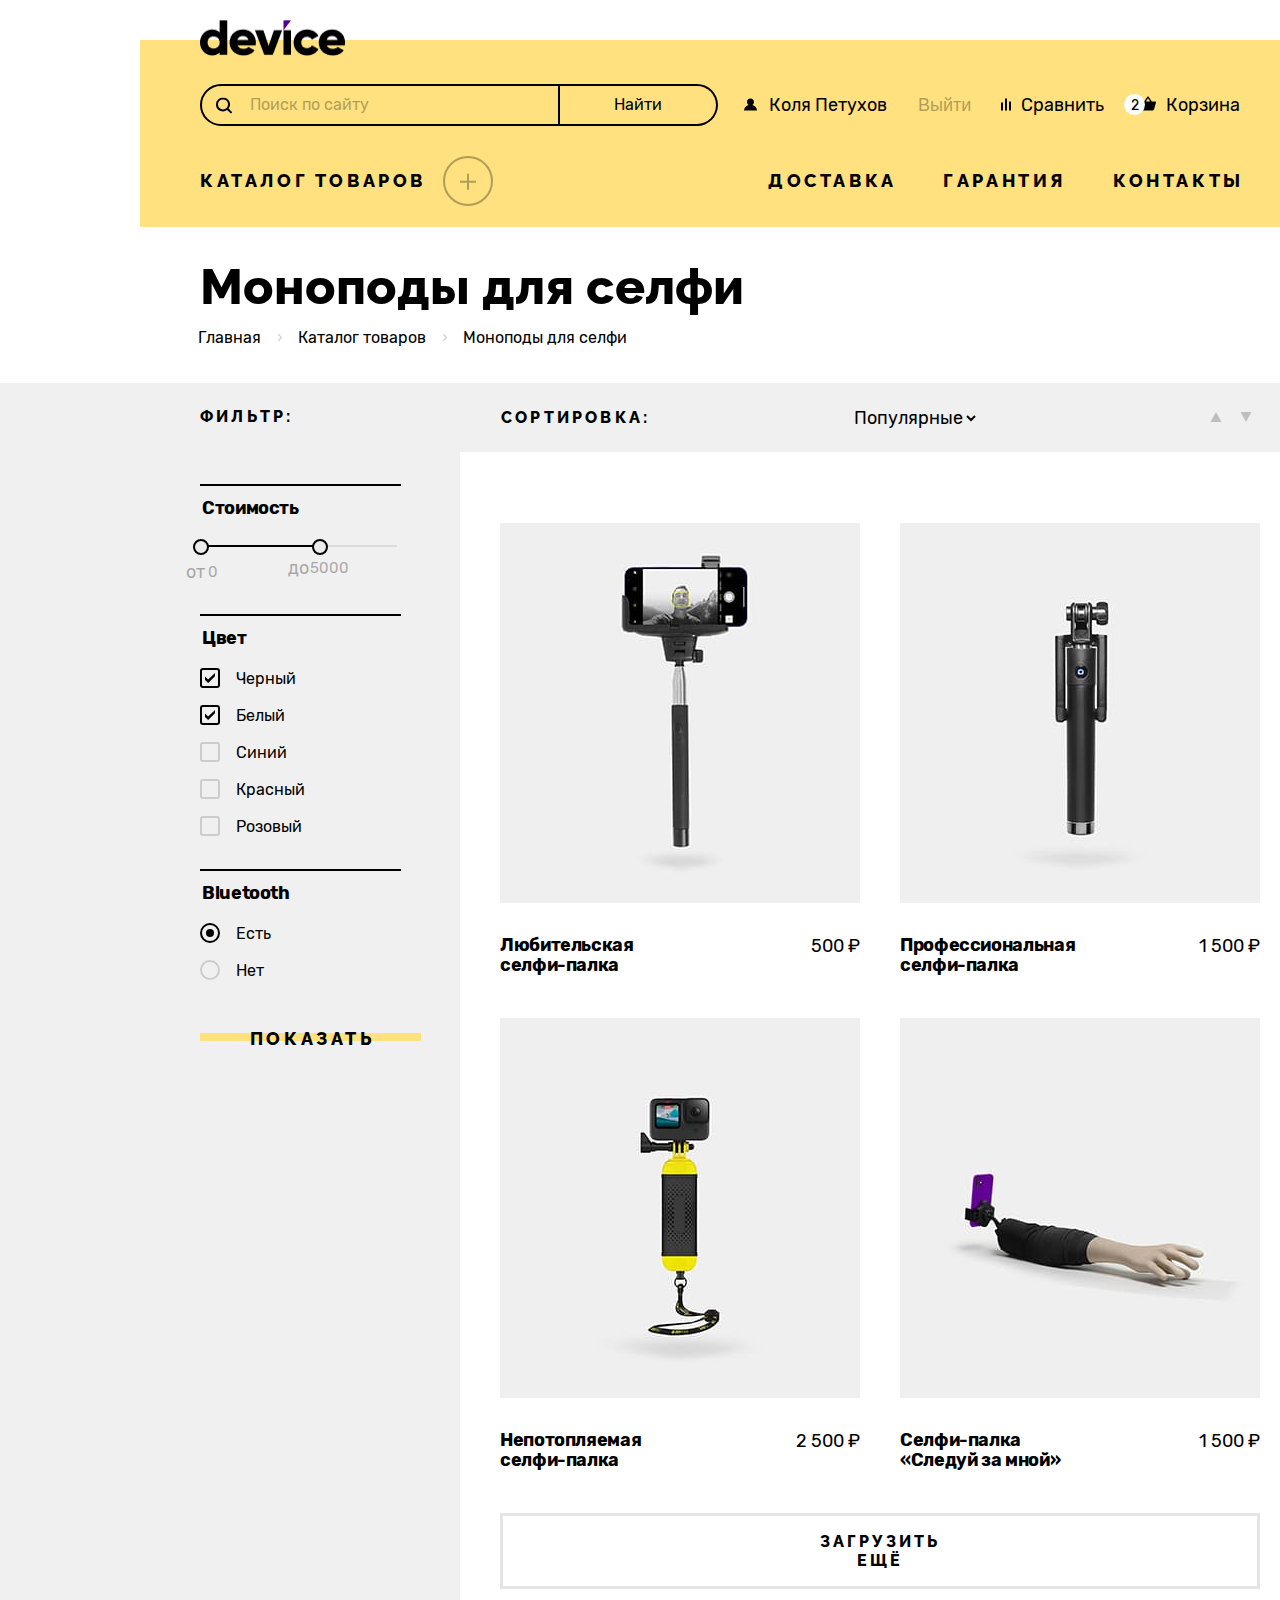
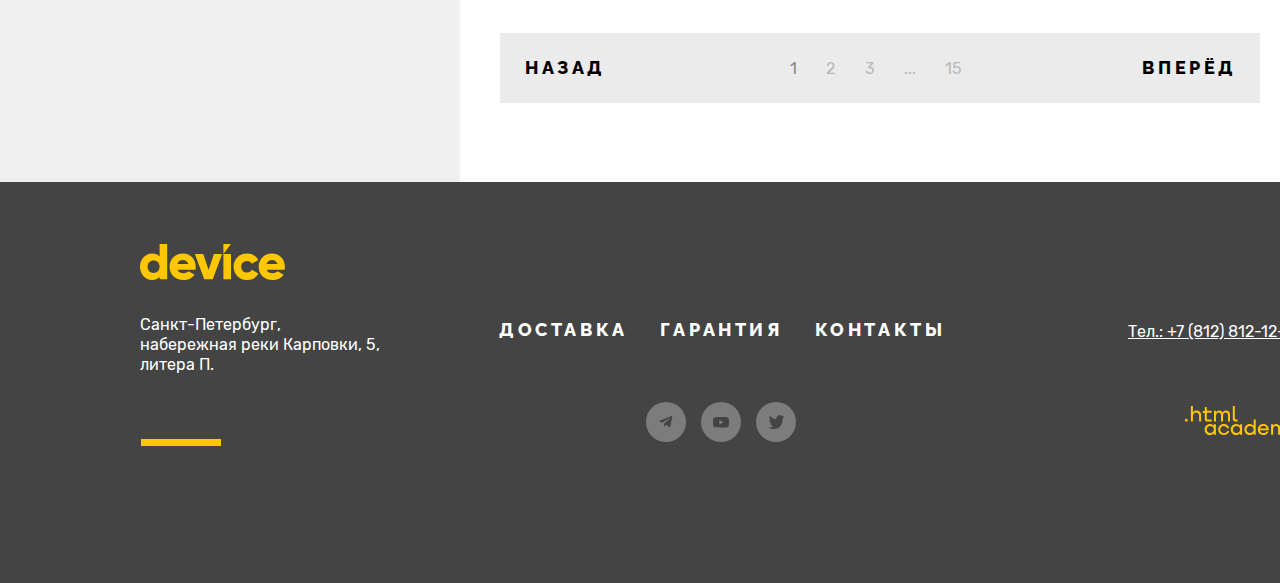
<file: catalog.html>
<!DOCTYPE html>
<html lang="ru">

<head>
  <meta charset="utf-8">
  <title>Девайс: Каталог</title>
  <link rel="icon" type="image/x-icon" href="images/favicon.png">
  <link rel="stylesheet" href="styles/styles.css">
</head>

<body>
  <header class="page-header catalogue-header">
    <a class="logo-link" href="index.html">
      <img class="header-logo" src="images/logos/header-logo.png" height="36" width="145" alt="Логотип 'Девайс'.">
    </a>
    <div class="header-general-buttons">
      <ul class="header-user-buttons">
        <li class="header-button-area">
          <form class="header-search-form" action="https://echo.htmlacademy.ru" method="get">
            <label class="visually-hidden" for="header-search-field">Найти</label>
            <input id="header-search-field" class="header-search-space" type="search" name="search-form"
              placeholder="Поиск по сайту">
            <button class="header-search-button" type="submit">Найти</button>
          </form>
        </li>
        <li class="header-button-area profile-logged-in">
          <a class="header-button" href="#">
            <svg class="profile-icon" width="15" height="13" fill="none" xmlns="http://www.w3.org/2000/svg">
              <g clip-path="url(#a)"><path d="M1 12.4h13a6.3 6.3 0 0 0-4.7-5.5c1-.6 1.7-1.7 1.7-3C11 1.9 9.4.4 7.5.4A3.5 3.5 0 0 0 4 3.9c0
                1.3.7 2.4 1.7 3A6.3 6.3 0 0 0 1 12.4Z" fill="#000"/>
              </g>
              <defs><clipPath id="a"><path fill="#fff" transform="translate(0 .4)" d="M0 0h15v12H0z"/></clipPath>
              </defs>
            </svg>
            Войти
          </a>
        </li>
        <li class="header-button-area">
          <a class="header-button" href="#">
            <svg class="profile-icon" width="15" height="13" fill="none" xmlns="http://www.w3.org/2000/svg">
              <g clip-path="url(#a)"><path d="M1 12.4h13a6.3 6.3 0 0 0-4.7-5.5c1-.6 1.7-1.7 1.7-3C11 1.9 9.4.4 7.5.4A3.5 3.5 0 0 0 4 3.9c0
                1.3.7 2.4 1.7 3A6.3 6.3 0 0 0 1 12.4Z" fill="#000"/>
              </g>
              <defs><clipPath id="a"><path fill="#fff" transform="translate(0 .4)" d="M0 0h15v12H0z"/></clipPath>
              </defs>
            </svg>
            Коля Петухов
          </a>
        </li>
        <li class="header-button-area">
          <button class="header-button log-out-button" type="submit">Выйти</button>
        </li>
      </ul>
      <ul class="header-cart-buttons">
        <li class="cart-button-area">
          <a class="header-button" href="#">
            <svg class="compare-icon" width="10" height="13" fill="none" xmlns="http://www.w3.org/2000/svg">
              <g clip-path="url(#a)" fill="#000"><path d="M6 .4H4v12h2V.4ZM2 4.4H0v8h2v-8ZM10 3.4H8v9h2v-9Z"/>
              </g>
              <defs><clipPath id="a"><path fill="#fff" transform="translate(0 .4)" d="M0 0h10v12H0z"/></clipPath></defs>
            </svg>
            Сравнить
          </a>
        </li>
        <li class="cart-button-area">
          <a class="header-button" href="#">
            <span class="items-number"></span>
            <svg class="cart-icon" width="16" height="15" viewBox="0 0 16 15" fill="none" xmlns="http://www.w3.org/2000/svg"><g clip-path="url(#a)"><path d="m15.3 5.39-3.5.2L8.6.69c-.1-.2-.4-.3-.6-.3-.2 0-.5.1-.6.3l-3.2 4.9H.7c-.4 0-.7.3-.7.7v.2l1.9 6.8c.2.7.7 1.1 1.4 1.1h9.4c.7 0 1.2-.4 1.4-1.1l1.9-6.9v-.2c0-.4-.3-.8-.7-.8ZM8 2.29l2.2 3.2H5.9L8 2.29Z" fill="#000"/></g><defs><clipPath id="a"><path fill="#fff" transform="translate(0 .39)" d="M0 0h16v14H0z"/></clipPath></defs></svg>
            Корзина
          </a>
          <div class="cart-popover popover-closed">
            <ul class="popover-items-list">
              <li class="popover-cart-item">
                <a class="popover-item-link" href="#">
                  <img class="popover-image" src="images/cart-popover-item-one.jpg" width="39" height="43" alt="Любительская селфи-палка.">
                  <p class="cart-item-title">Любительская селфи-палка</p>
                </a>
                <button class="delete-button" type="submit"><span class="visually-hidden">Удалить</span></button>
              </li>
              <li class="popover-cart-item">
                <a class="popover-item-link" href="#">
                  <img class="popover-image" src="images/cart-popover-item-two.jpg" width="39" height="43" alt="Профессиональная селфи-палка.">
                  <p class="cart-item-title">Профессиональная селфи-палка</p>
                </a>
                  <button class="delete-button" type="submit"><span class="visually-hidden">Удалить</span></button>
              </li>
            </ul>
            <div class="totals">
              <p class="totals-text">Товаров: 2</p>
              <p class="totals-text">Сумма: 2000 ₽</p>
            </div>
            <a class="popover-button" href="#">Открыть корзину</a>
          </div>
        </li>
      </ul>
    </div>
    <nav class="navigation">
      <ul class="navigation-list">
        <li class="navigation-field">
          <a class="navigation-item">Каталог товаров</a>
          <button class="navigation-button navigation-button-open" type="button"><span class="visually-hidden">Показать</span></button>
          <div class="catalogue-popover-wrapper">
            <ul class="navigation-catalogue-categories">
              <li>
                <ul class="categories-list">
                  <li>
                    <a class="navigation-catalogue-item" href="#">Виртуальная реальность</a>
                  </li>
                  <li>
                    <a class="navigation-catalogue-item" href="#">Моноподы для селфи</a>
                  </li>
                  <li>
                    <a class="navigation-catalogue-item" href="#">Экшн-камеры</a>
                  </li>
                </ul>
              </li>
              <li>
                <ul class="categories-list">
                  <li>
                    <a class="navigation-catalogue-item" href="#">Фитнес-браслеты</a>
                  </li>
                  <li>
                    <a class="navigation-catalogue-item" href="#">Умные часы</a>
                  </li>
                </ul>
              </li>
              <li>
                <ul class="categories-list">
                  <li>
                    <a class="navigation-catalogue-item" href="#">Квадрокоптеры</a>
                  </li>
                </ul>
              </li>
            </ul>
          </div>
        </li>
        <li class="navigation-field">
          <a class="navigation-item" href="#">Доставка</a>
        </li>
        <li class="navigation-field">
          <a class="navigation-item" href="#">Гарантия</a>
        </li>
        <li class="navigation-field">
          <a class="navigation-item" href="#">Контакты</a>
        </li>
      </ul>
    </nav>
  </header>
  <main class="main-wrapper">
    <h1 class="visually-hidden">Каталог товаров интернет-магазина "Девайс"</h1>
    <div class="inner-header">
      <h2 class="catalogue-page-heading">Моноподы для селфи</h2>
      <ul class="breadcrumbs">
        <li class="breadcrumbs-item">
          <a class="breadcrumbs-link" href="index.html">Главная</a>
        </li>
        <li class="breadcrumbs-item">
          <a class="breadcrumbs-link">Каталог товаров</a>
        </li>
        <li class="breadcrumbs-item">
          <a class="breadcrumbs-link">Моноподы для селфи</a>
        </li>
      </ul>
    </div>
    <div class="main-catalogue-wrapper">
      <div class="main-catalogue">
        <section class="catalog-filters">
          <h2 class="filter-title">Фильтр:</h2>
          <form class="catalog-filter" action="https://echo.htmlacademy.ru/" method="get">
            <fieldset class="catalog-filter-group">
              <legend class="catalog-filter-title">Стоимость</legend>
              <div class="range-scale">
                <div class="range-bar">
                  <button class="range-toggle toggle-min" type="button">
                    <span class="visually-hidden">Изменить минимальную цену.</span>
                  </button>
                  <label class="catalog-filter-label">
                    от <input class="range-input" type="number" value="0" name="min-price">
                  </label>
                  <button class="range-toggle toggle-max" type="button">
                    <span class="visually-hidden">Изменить максимальную цену.</span>
                  </button>
                  <label class="catalog-filter-label">
                    до <input class="range-input" type="number" value="5000" name="min-price">
                  </label>
                </div>
              </div>
            </fieldset>
            <fieldset class="catalog-filter-group">
              <legend class="catalog-filter-title">Цвет</legend>
              <ul class="catalog-filter-list">
                <li class="catalog-filter-item">
                  <label class="control">
                    <input class="control-input visually-hidden" type="checkbox" name="color" value="black" checked>
                    <span class="control-mark"></span>
                    Черный
                  </label>
                </li>
                <li class="catalog-filter-item">
                  <label class="control">
                    <input class="control-input visually-hidden" type="checkbox" name="color" value="white" checked>
                    <span class="control-mark"></span>
                    Белый
                  </label>
                </li>
                <li class="catalog-filter-item">
                  <label class="control">
                    <input class="control-input visually-hidden" type="checkbox" name="color" value="navy">
                    <span class="control-mark"></span>
                    Синий
                  </label>
                </li>
                <li class="catalog-filter-item">
                  <label class="control">
                    <input class="control-input visually-hidden" type="checkbox" name="color" value="red">
                    <span class="control-mark"></span>
                    Красный
                  </label>
                </li>
                <li class="catalog-filter-item">
                  <label class="control">
                    <input class="control-input visually-hidden" type="checkbox" name="color" value="pink">
                    <span class="control-mark"></span>
                    Розовый
                  </label>
                </li>
              </ul>
            </fieldset>
            <fieldset class="catalog-filter-group">
              <legend class="catalog-filter-title">Bluetooth</legend>
              <ul class="catalog-filter-list">
                <li class="catalog-filter-item">
                  <label class="control">
                    <input class="control-input visually-hidden" type="radio" name="if-bluetooth" value="yes" checked>
                    <span class="control-mark"></span>
                    Есть
                  </label>
                </li>
                <li class="catalog-filter-item">
                  <label class="control">
                    <input class="control-input visually-hidden" type="radio" name="if-bluetooth" value="no">
                    <span class="control-mark"></span>
                    Нет
                  </label>
                </li>
              </ul>
            </fieldset>
            <button class="main-page-button" type="submit">Показать</button>
          </form>
        </section>
        <section>
          <h2 class="visually-hidden">Товары</h2>
          <div class="items-filter">
            <p class="filter-title">сортировка:</p>
            <select class="select-control" aria-label="Сортировка">
              <option value="popular">Популярные</option>
              <option value="cheap">Дешёвые</option>
              <option value="expensive">Дорогие</option>
            </select>
            <div class="filter-buttons">
              <button class="filter-button filter-up" type="submit"><span class="visually-hidden">По возрастанию</span></button>
              <button class="filter-button filter-down" type="submit"><span class="visually-hidden">По убыванию</span></button>
            </div>
          </div>
          <div class="item-cards">
            <ul class="product-list">
              <li class="product-card">
                <a class="product-card-link" href="#">
                  <img class="product-card-image" src="images/product-images/amateur-selfie-stick.jpg" height="380"
                    width="360" alt="Любительская селфи-палка.">
                  <svg class="new-mark new-hidden" width="60" height="60" viewBox="0 0 60 60" fill="none" xmlns="http://www.w3.org/2000/svg">
                    <circle cx="30" cy="30" r="29" stroke="#000" stroke-opacity=".6" stroke-width="2"/>
                    <path d="M13.6 28.3V34h-2.3V24H13l4.6 6v-6H20v10H18l-4.5-5.7Zm18 3.7v2h-7V24h7v2H27v2h4V30h-4v2h4.7Zm7.5-8h2.2l1 3.3 1-3.2h2.2l-1.7
                    4.6 1 2.6 2.5-7.2h2.5L45.9 34h-2l-1.6-3.9-1.6 3.9h-2l-3.9-10h2.5l2.5 7.3 1-2.6-1.7-4.6Z" fill="#000" fill-opacity=".6"/>
                  </svg>
                  <p class="main-page-button">Подробнее</p>
                  <h3 class="product-card-title">Любительская <br>селфи-палка</h3>
                  <p class="product-card-price">500 ₽</p>
                </a>
              </li>
              <li class="product-card">
                <a class="product-card-link" href="#">
                  <img class="product-card-image" src="images/product-images/professional-selfie-stick.jpg" height="380"
                    width="360" alt="Профессиональная селфи-палка.">
                  <svg class="new-mark new-hidden" width="60" height="60" viewBox="0 0 60 60" fill="none" xmlns="http://www.w3.org/2000/svg">
                    <circle cx="30" cy="30" r="29" stroke="#000" stroke-opacity=".6" stroke-width="2"/>
                    <path d="M13.6 28.3V34h-2.3V24H13l4.6 6v-6H20v10H18l-4.5-5.7Zm18 3.7v2h-7V24h7v2H27v2h4V30h-4v2h4.7Zm7.5-8h2.2l1 3.3 1-3.2h2.2l-1.7
                    4.6 1 2.6 2.5-7.2h2.5L45.9 34h-2l-1.6-3.9-1.6 3.9h-2l-3.9-10h2.5l2.5 7.3 1-2.6-1.7-4.6Z" fill="#000" fill-opacity=".6"/>
                  </svg>
                  <p class="main-page-button">Подробнее</p>
                  <h3 class="product-card-title">Профессиональная селфи-палка</h3>
                  <p class="product-card-price">1 500 ₽</p>
                </a>
              </li>
              <li class="product-card">
                <a class="product-card-link" href="#">
                  <img class="product-card-image" src="images/product-images/underwater-selfie-stick.jpg" height="380"
                    width="360" alt="Непотопляемая селфи-палка.">
                  <svg class="new-mark new-hidden" width="60" height="60" viewBox="0 0 60 60" fill="none" xmlns="http://www.w3.org/2000/svg">
                    <circle cx="30" cy="30" r="29" stroke="#000" stroke-opacity=".6" stroke-width="2"/>
                    <path d="M13.6 28.3V34h-2.3V24H13l4.6 6v-6H20v10H18l-4.5-5.7Zm18 3.7v2h-7V24h7v2H27v2h4V30h-4v2h4.7Zm7.5-8h2.2l1 3.3 1-3.2h2.2l-1.7
                    4.6 1 2.6 2.5-7.2h2.5L45.9 34h-2l-1.6-3.9-1.6 3.9h-2l-3.9-10h2.5l2.5 7.3 1-2.6-1.7-4.6Z" fill="#000" fill-opacity=".6"/>
                  </svg>
                  <p class="main-page-button">Подробнее</p>
                  <h3 class="product-card-title">Непотопляемая селфи-палка</h3>
                  <p class="product-card-price">2 500 ₽</p>
                </a>
              </li>
              <li class="product-card">
                <a class="product-card-link" href="#">
                  <img class="product-card-image" src="images/product-images/follow-me-selfie-stick.jpg" height="380"
                    width="360" alt="Селфи-палка «Следуй за мной».">
                  <svg class="new-mark new-hidden" width="60" height="60" viewBox="0 0 60 60" fill="none" xmlns="http://www.w3.org/2000/svg">
                    <circle cx="30" cy="30" r="29" stroke="#000" stroke-opacity=".6" stroke-width="2"/>
                    <path d="M13.6 28.3V34h-2.3V24H13l4.6 6v-6H20v10H18l-4.5-5.7Zm18 3.7v2h-7V24h7v2H27v2h4V30h-4v2h4.7Zm7.5-8h2.2l1 3.3 1-3.2h2.2l-1.7
                    4.6 1 2.6 2.5-7.2h2.5L45.9 34h-2l-1.6-3.9-1.6 3.9h-2l-3.9-10h2.5l2.5 7.3 1-2.6-1.7-4.6Z" fill="#000" fill-opacity=".6"/>
                  </svg>
                  <p class="main-page-button">Подробнее</p>
                  <h3 class="product-card-title">Селфи-палка «Следуй за мной»</h3>
                  <p class="product-card-price">1 500 ₽</p>
                </a>
              </li>
            </ul>
            <button class="pagination-show-more" type="button">Загрузить ещё</button>
            <ul class="pagination">
              <li class="pagination-item">
                <a class="pagination-move" href="#">
                  <span class="pagination-button">Назад</span>
                </a>
              </li>
              <li class="pagination-item">
                <ul class="pagination-pages">
                  <li class="pagination-number">
                    <a class="pagination-link pagination-current" href="#">1</a>
                  </li>
                  <li class="pagination-number">
                    <a class="pagination-link" href="#">2</a>
                  </li>
                  <li class="pagination-number">
                    <a class="pagination-link" href="#">3</a>
                  </li>
                  <li class="pagination-number">
                    <a class="pagination-link" href="#">...</a>
                  </li>
                  <li class="pagination-number">
                    <a class="pagination-link" href="#">15</a>
                  </li>
                </ul>
              </li>
              <li class="pagination-item">
                <a class="pagination-move" href="#">
                  <span class="pagination-button">Вперёд</span>
                </a>
              </li>
            </ul>
          </div>
        </section>
      </div>
    </div>
  </main>
  <footer class="page-footer">
    <div class="footer-wrapper">
      <div class="footer-left-column">
        <a class="logo-link" href="index.html">
          <img class="footer-logo" src="images/logos/footer-logo.svg" height="36" width="145" alt="Логотип 'Девайс'.">
        </a>
        <address class="footer-address">
          <p class="footer-address-text">Санкт-Петербург, набережная реки Карповки, 5, литера П.</p>
        </address>
      </div>
      <div class="footer-central-column">
        <ul class="footer-navigation">
          <li>
            <a class="footer-navigation-item" href="#">Доставка</a>
          </li>
          <li>
            <a class="footer-navigation-item" href="#">Гарантия</a>
          </li>
          <li>
            <a class="footer-navigation-item" href="#">Контакты</a>
          </li>
        </ul>
        <ul class="socials">
          <li>
            <a class="socials-link telegram-icon" href="https://t.me/htmlacademy">
              <span class="visually-hidden">Telegram</span>
            </a>
          </li>
          <li>
            <a class="socials-link youtube-icon" href="https://www.youtube.com/user/htmlacademyru">
              <span class="visually-hidden">YouTube</span>
            </a>
          </li>
          <li>
            <a class="socials-link twitter-icon" href="https://twitter.com/htmlacademy_ru">
              <span class="visually-hidden">Twitter</span>
            </a>
          </li>
        </ul>
      </div>
      <div class="footer-right-column">
        <a class="footer-phone" href="tel:+78128121212">Тел.: +7 (812) 812-12-12</a>
        <a class="html-academy-link" href="https://htmlacademy.ru/">
            <svg class="html-academy-logo" width="115" height="33" viewBox="0 0 115 33" fill="currentColor" xmlns="http://www.w3.org/2000/svg">
              <path d="M0 12.9V15.5H2.5V12.9H0Z"/>
              <path d="M11.6 4.5C10 4.5 8.8 5.2 8 6.2H7.9V0H5.9V15.5H7.9V10.2C7.9 8.1 9.2 6.6 11.2 6.6C13 6.6 14.1 8 14.1 9.8V15.5H16.1V9.4C16.2 6.4 14.3 4.5 11.6 4.5Z"/>
              <path d="M26.6 4.8H21.8V1.1H19.8V4.9H17.9V6.9H19.8V12.9C19.8 14.6 20.8 15.6 22.5 15.6H26.6V13.6H22.9C22.2 13.6 21.8 13.2 21.8 12.5V6.8H26.6V4.8Z"/>
              <path d="M41.1 4.6C39.5 4.6 38.2 5.4 37.6 6.7H37.5C36.9 5.5 35.7 4.6 34.1 4.6C32.7 4.6 31.6 5.4 31 6.4H30.9V4.8H29V15.4H31V10C31 8 32 6.5 33.6 6.5C35.1 6.5 36 7.5 36 9.1V15.4H38V9.8C38 7.4 39.4 6.5 40.6 6.5C42.1 6.5 43 7.5 43 9.1V15.4H45V8.9C45.1 6.4 43.6 4.6 41.1 4.6Z"/>
              <path d="M47.8 12.7C47.8 14.4 48.8 15.4 50.6 15.4H52.6V13.4H50.9C50.2 13.4 49.8 13 49.8 12.3V0H47.8V12.7Z"/>
              <path d="M28.9 19.7C28 18.6 26.7 17.9 25 17.9C21.9 17.9 19.6 20.2 19.6 23.5C19.6 26.8 21.9 29.1 25 29.1C26.8 29.1 28 28.3 28.8 27.2H28.9V28.8H30.9V18.2H28.9V19.7ZM25.3 27.1C23.1 27.1 21.7 25.5 21.7 23.5C21.7 21.5 23.1 19.9 25.3 19.9C27.5 19.9 28.9 21.5 28.9 23.5C28.9 25.4 27.5 27.1 25.3 27.1Z"/>
              <path d="M44.2 22C43.7 19.6 41.6 17.9 38.8 17.9C35.4 17.9 33.2 20.4 33.2 23.5C33.2 26.6 35.4 29.1 38.8 29.1C41.6 29.1 43.7 27.3 44.2 24.9H42.1C41.7 26.2 40.4 27.2 38.8 27.2C36.6 27.2 35.2 25.6 35.2 23.6C35.2 21.6 36.6 20 38.8 20C40.4 20 41.6 21 42.1 22.2H44.2V22Z"/>
              <path d="M55.1 19.7C54.2 18.6 52.9 17.9 51.2 17.9C48.1 17.9 45.8 20.2 45.8 23.5C45.8 26.8 48.1 29.1 51.2 29.1C53 29.1 54.2 28.3 55 27.2H55.1V28.8H57.1V18.2H55.1V19.7ZM51.5 27.1C49.3 27.1 47.9 25.5 47.9 23.5C47.9 21.5 49.3 19.9 51.5 19.9C53.7 19.9 55.1 21.5 55.1 23.5C55.1 25.4 53.6 27.1 51.5 27.1Z"/>
              <path d="M68.7 19.8C67.8 18.7 66.5 17.9 64.8 17.9C61.7 17.9 59.4 20.2 59.4 23.5C59.4 26.8 61.6 29.1 64.8 29.1C66.5 29.1 67.8 28.3 68.6 27.3H68.7V28.8H70.7V13.4H68.7V19.8ZM65.1 27.1C62.9 27.1 61.5 25.5 61.5 23.5C61.5 21.5 62.9 19.9 65.1 19.9C67.3 19.9 68.7 21.5 68.7 23.5C68.6 25.5 67.2 27.1 65.1 27.1Z"/>
              <path d="M78.3 17.9C75 17.9 72.8 20.4 72.8 23.5C72.8 26.5 74.9 29.1 78.3 29.1C80.8 29.1 82.8 27.8 83.5 25.5H81.4C80.9 26.5 79.8 27.1 78.4 27.1C76.5 27.1 75.1 25.8 75 24.2H83.8C84 20.6 81.8 17.9 78.3 17.9ZM78.3 19.8C80 19.8 81.3 20.8 81.6 22.4H75.1C75.4 20.9 76.6 19.8 78.3 19.8Z"/>
              <path d="M98.2 17.9C96.6 17.9 95.3 18.7 94.6 19.9H94.5C93.9 18.7 92.7 17.9 91.1 17.9C89.7 17.9 88.6 18.6 88 19.7V18.2H86.1V28.8H88.1V23.4C88.1 21.4 89.1 20 90.7 19.9C92.2 19.9 93.1 20.9 93.1 22.5V28.8H95.1V23.2C95.1 20.8 96.5 19.9 97.7 19.9C99.2 19.9 100.1 20.9 100.1 22.5V28.8H102.1V22.3C102.2 19.7 100.7 17.9 98.2 17.9Z"/>
              <path d="M109.4 27L105.8 18.1H103.6L108.4 29.7C108.1 30.6 107.7 30.9 106.7 30.9H104.2V32.9H106.7C108.5 32.9 109.5 32.1 110.2 30.3L114.9 18.1H112.8L109.4 27Z"/>
            </svg>
          </a>
      </div>
    </div>
  </footer>

  <div class="modal-cover modal-hidden">
    <form class="delivery-form" action="https://echo.htmlacademy.ru/" method="post">
      <fieldset class="delivery-fieldset">
        <h2 class="delivery-form-title">Доставка под заказ</h2>
        <button class="delivery-form-close" type="button"><span class="visually-hidden">Закрыть</span></button>
          <p class="delivery-form-field">
            <label class="delivery-form-field-name" for="name-field">Ваше имя:</label>
            <input class="delivery-form-input modal-name" id="name-field" type="text" name="buyer-name" placeholder="Введите имя">
          </p>
          <p class="delivery-form-field">
            <label class="delivery-form-field-name" for="email-field">Ваш e-mail:</label>
            <input class="delivery-form-input modal-email" id="email-field" type="email" name="buyer-email" placeholder="Введите email">
            <span class="email-comment">Забавный у вас адрес</span>
          </p>
          <p class="delivery-form-field">
            <label class="delivery-form-field-name" for="description-field">Что нужно привезти:</label>
            <input class="delivery-form-input modal-description" id="description-field" type="text" name="delivery-description" placeholder="В свободной форме">
          </p>
          <div class="delivery-form-field">
            <label class="delivery-form-field-name" for="quantity-field">Количество: </label>
            <span class="modal-tooltip"></span>
            <span class="tooltip-field">
              Постараемся найти, сколько нужно. Привезём сколько получится по требованиям
              к провозу багажа.
            </span>
            <div class="quantity-counter">
              <button class="quantity-button quantity-less" type="submit"><span class="visually-hidden">Меньше</span></button>
              <input class="delivery-form-input modal-quantity" id="quantity-field" type="number" name="delivery-quantity" value="1" required>
              <button class="quantity-button quantity-more" type="submit"><span class="visually-hidden">Больше</span></button>
            </div>
          </div>
        <button class="main-page-button" type="submit">Отправить</button>
      </fieldset>
    </form>
  </div>
</body>

</html>
</file>
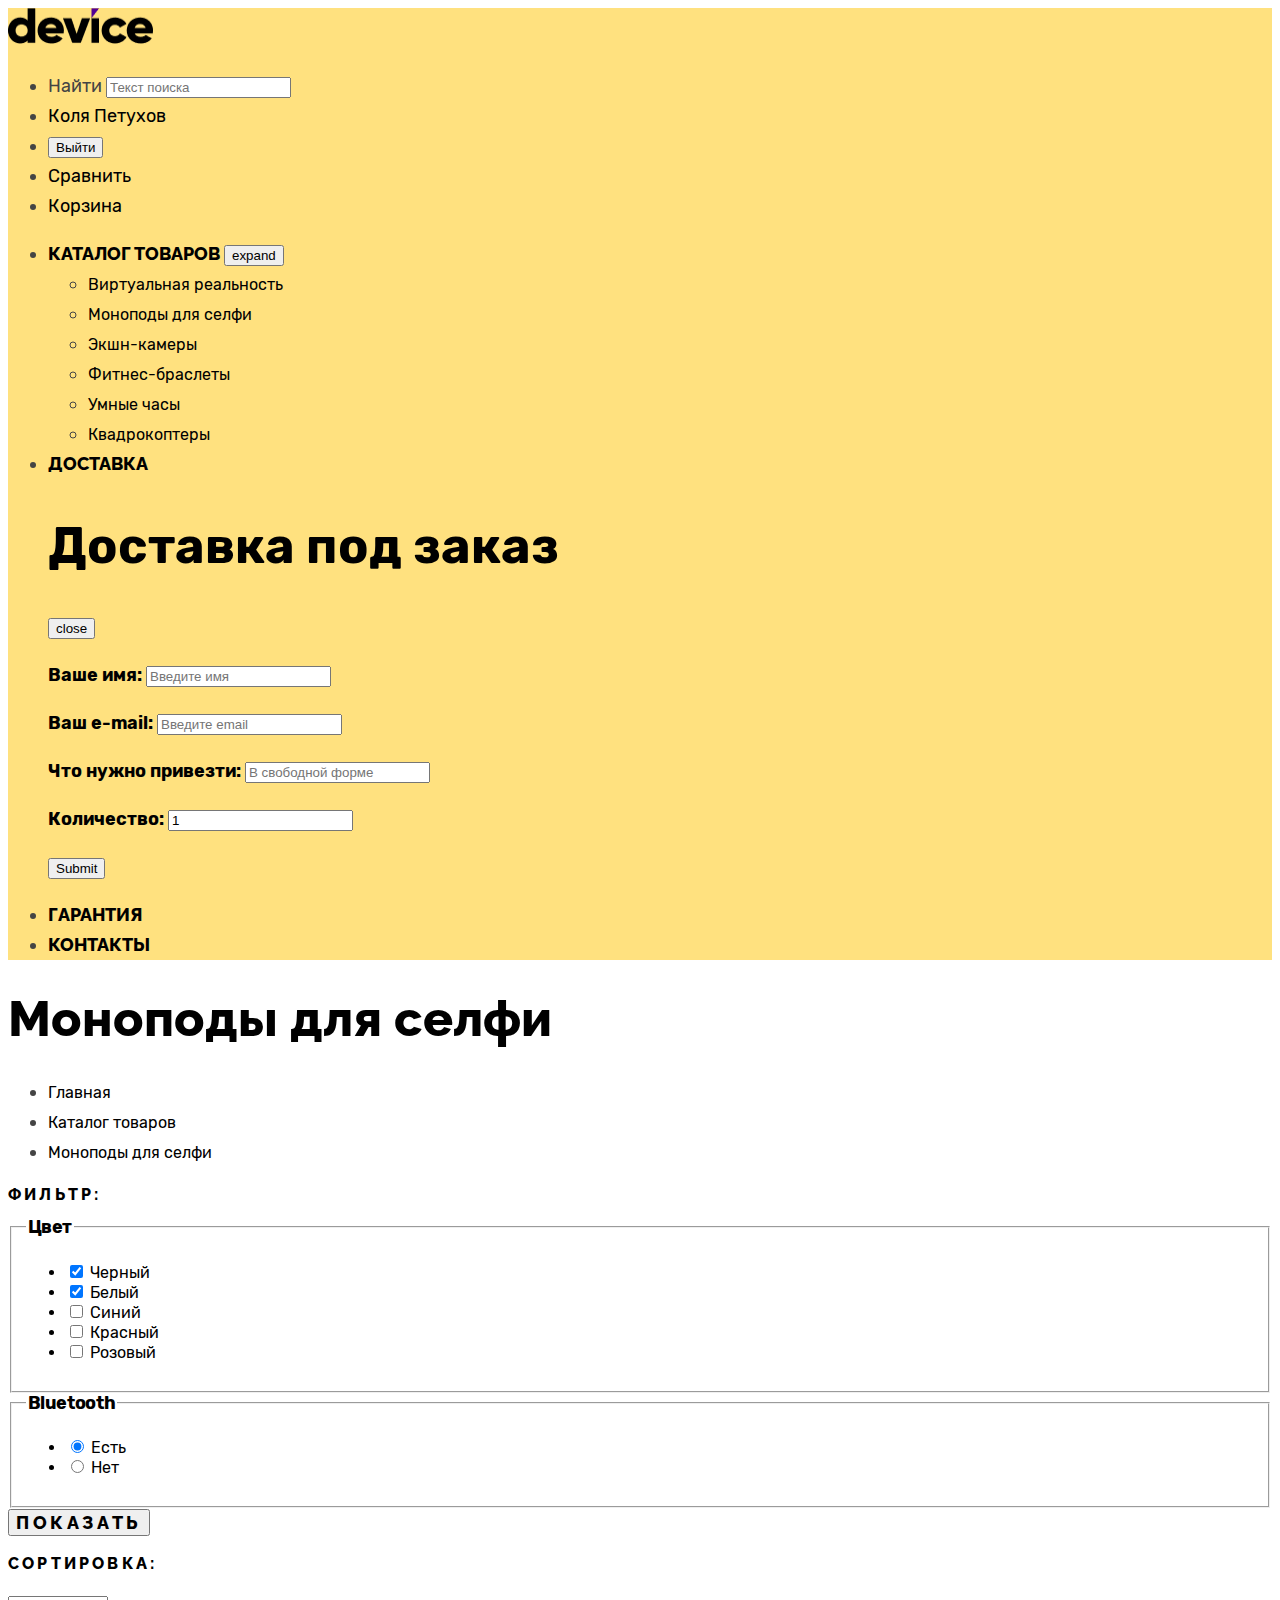
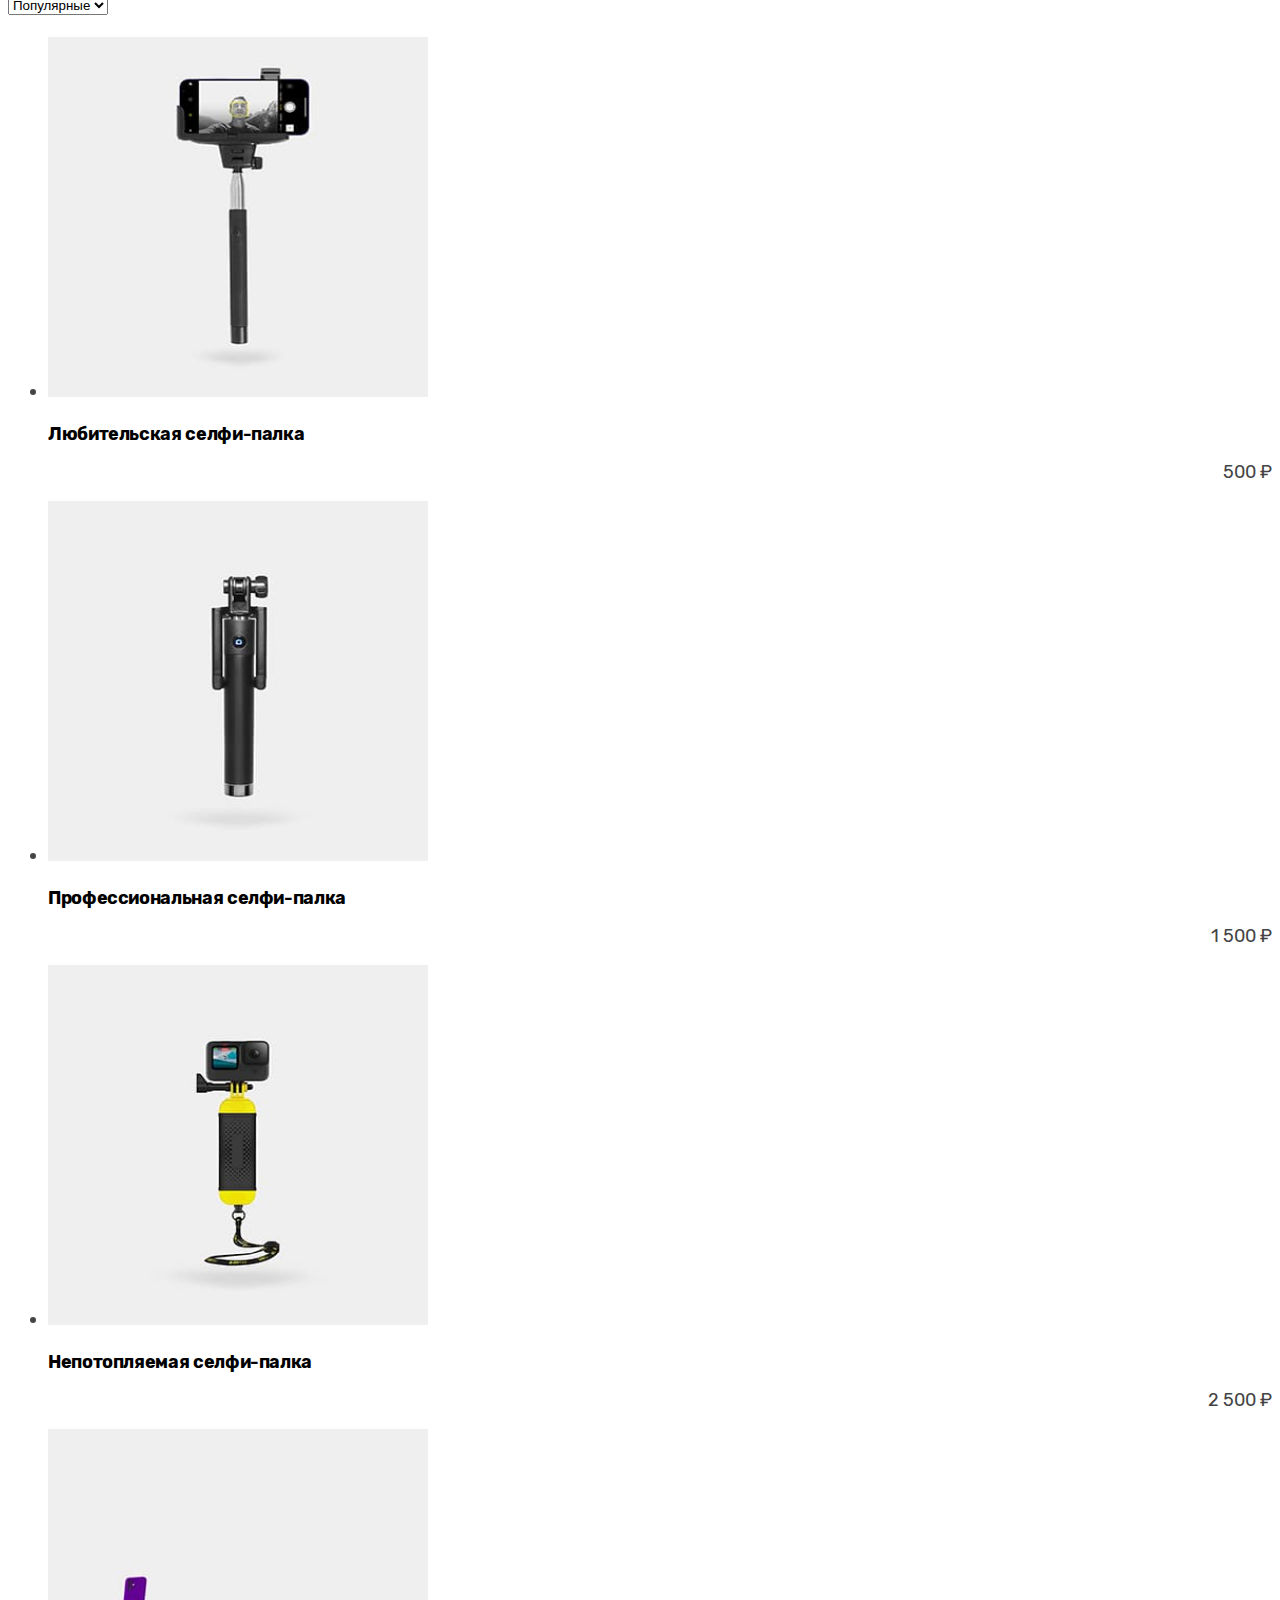
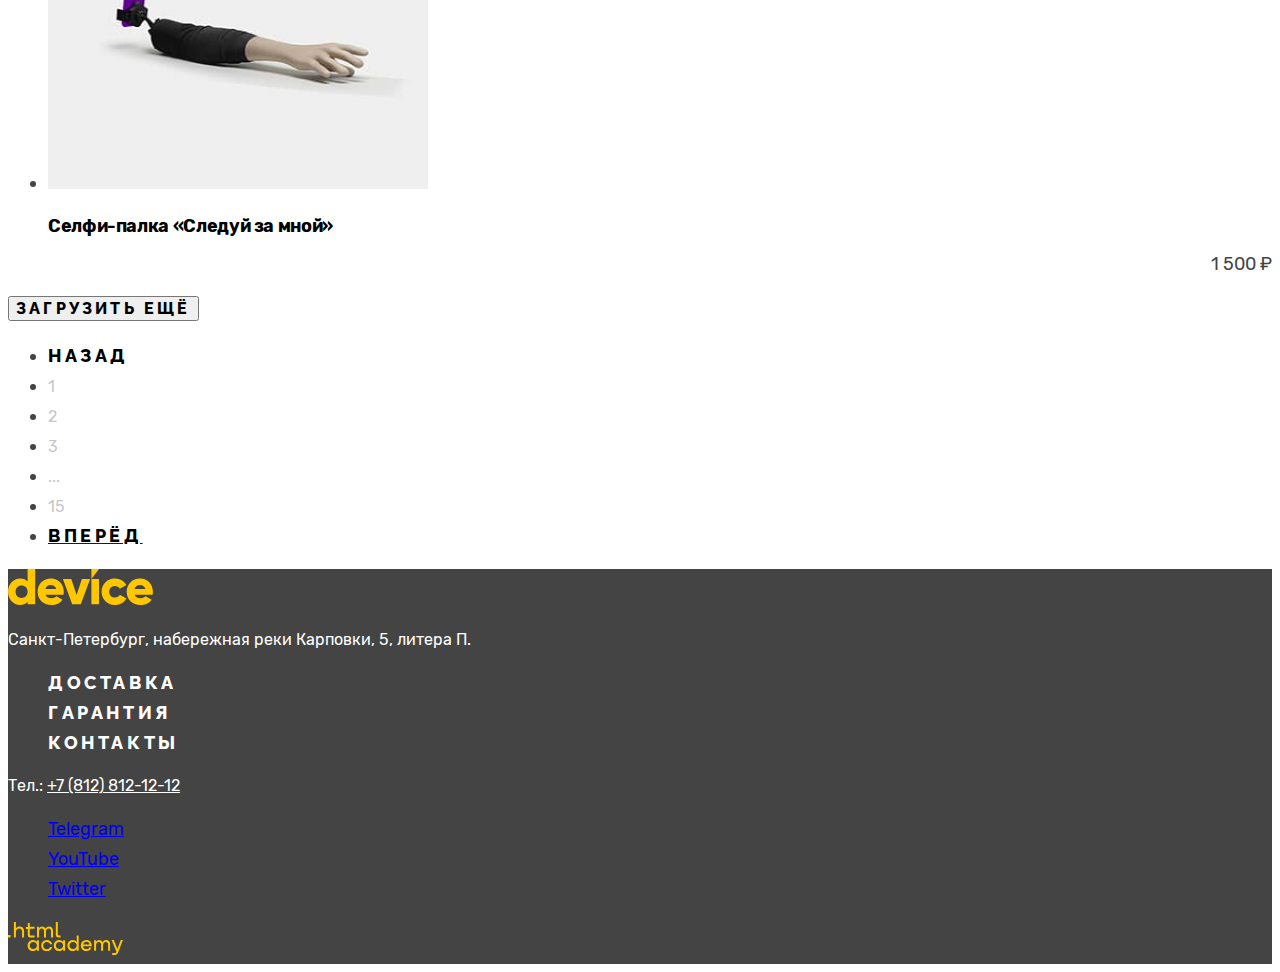
<file: 4/catalog.html>
<!DOCTYPE html>
<html lang="ru">
  <head>
    <meta charset="utf-8">
    <title>Девайс: Каталог</title>
    <link rel="icon" type="image/x-icon" href="images/favicon.png">
    <link rel="stylesheet" href="styles/styles.css">
    <base href="https://htmlacademy-htmlcss.github.io/2118329-device-34/4/">
</head>
  <body>
    <header class="page-header">
      <a href="index.html"><img class="logo" src="images/logos/header-logo.png" height="36" width="145" alt="Логотип 'Девайс'"><!-- Здесь в PNG, поскольку требует полупрозрачности--></a>
      <ul class="header-user-functions">
        <li class="header-function">
          <form class="header-search-form" action="https://echo.htmlacademy.ru" method="get">
            <label class="search-form-label"> Найти
              <input type="search" name="search-form" placeholder="Текст поиска">
            </label>
          </form>
        </li>
        <li>
          <a class="profile-link" href="#">Коля Петухов</a>
        </li>
        <li class="header-function">
          <button class="log-out-button">Выйти</button>
        </li>
        <li class="header-function">
          <a class="header-button" href="#">Сравнить</a>
        </li>
        <li class="header-function">
          <a class="header-button" href="#">Корзина</a>
        </li>
      </ul>
      <nav class="navigation">
        <ul>
          <li>
            <a class="navigation-item" href="#">Каталог товаров</a>
            <input class="navigation-button" type="button" name="Expand catalogue" value="expand">
            <ul class="navigation-catalogue-categories">
              <li>
                <a class="navigation-catalogue-item" href="#">Виртуальная реальность</a>
              </li>
              <li>
                <a class="navigation-catalogue-item" href="#">Моноподы для селфи</a>
              </li>
              <li>
                <a class="navigation-catalogue-item" href="#">Экшн-камеры</a>
              </li>
              <li>
                <a class="navigation-catalogue-item" href="#">Фитнес-браслеты</a>
              </li>
              <li>
                <a class="navigation-catalogue-item" href="#">Умные часы</a>
              </li>
              <li>
                <a class="navigation-catalogue-item" href="#">Квадрокоптеры</a>
              </li>
            </ul>
          </li>
          <li>
            <a class="navigation-item" href="#">Доставка</a>
            <form class="delivery-form" action="https://echo.htmlacademy.ru/" method="post">
                <h2 class="delivery-form-title">Доставка под заказ</h2>
                <input class="delivery-form-close" type="button" value="close">
              <p class="delivery-form-field">
                <label class="delivery-form-field-name">Ваше имя:
                  <input type="text" name="buyer-name" placeholder="Введите имя" required>
                </label>
              </p>
              <p class="delivery-form-field">
                <label class="delivery-form-field-name">Ваш e-mail:
                  <input type="email" name="buyer-email" placeholder="Введите email" required>
                </label>
              </p>
              <p class="delivery-form-field">
                <label class="delivery-form-field-name">Что нужно привезти:
                  <input type="text" name="delivery-description" placeholder="В свободной форме" required>
                </label>
              </p>
              <p class="delivery-form-field">
                <label class="delivery-form-field-name">Количество:
                  <input type="number" name="delivery-quantity" value="1" required>
                </label>
              </p>
              <p class="delivery-form-field">
                <label class="delivery-form-field-submit">
                  <input type="submit" name="submit-button">
                </label>
              </p>
            </form>
          </li>
          <li>
            <a class="navigation-item" href="#">Гарантия</a>
          </li>
          <li>
            <a class="navigation-item" href="#">Контакты</a>
          </li>
        </ul>
      </nav>
    </header>
    <main class="main-catalogue">
      <header class="inner-header">
        <h1 class="catalogue-page-heading">Моноподы для селфи</h1>
        <ul class="breadcrumbs">
          <li class="breadcrumbs-item">
            <a class="breadcrumbs-link" href="index.html">Главная</a>
          </li>
          <li class="breadcrumbs-item">
            <a class="breadcrumbs-link">Каталог товаров</a>
          </li>
          <li class="breadcrumbs-item">
            <a class="breadcrumbs-link">Моноподы для селфи</a>
          </li>
        </ul>
      </header>
      <section class="catalog-filters">
        <h2 class="filter-title">Фильтр:</h2>
        <form class="catalog-filter" action="https://echo.htmlacademy.ru/" method="get">
          <fieldset class="catalog-filter-group">
            <legend class="catalog-filter-title">Цвет</legend>
            <ul class="catalog-filter-list">
              <li class="catalog-filter-item">
                <label class="control">
                  <input class="control-input" type="checkbox" name="color-black" checked>
                    Черный
                </label>
              </li>
              <li class="catalog-filter-item">
                <label class="control">
                  <input class="control-input" type="checkbox" name="color-white" checked>
                    Белый
                </label>
              </li>
              <li class="catalog-filter-item">
                <label class="control">
                  <input class="control-input" type="checkbox" name="color-navy">
                    Синий
                </label>
              </li>
              <li class="catalog-filter-item">
                <label class="control">
                  <input class="control-input" type="checkbox" name="color-red">
                    Красный
                </label>
              </li>
              <li class="catalog-filter-item">
                <label class="control">
                  <input class="control-input" type="checkbox" name="color-pink">
                    Розовый
                </label>
              </li>
            </ul>
          </fieldset>
          <fieldset class="catalog-filter-group">
            <legend class="catalog-filter-title">Bluetooth</legend>
            <ul class="catalog-filter-list">
              <li class="catalog-filter-item">
                <label class="control">
                  <input class="control-input" type="radio" name="if-bluetooth" value="yes" checked>
                    Есть
                </label>
              </li>
              <li class="catalog-filter-item">
                <label class="control">
                  <input class="control-input" type="radio" name="if-bluetooth" value="no">
                    Нет
                </label>
              </li>
            </ul>
          </fieldset>
        <button class="filter-button" type="submit">Показать</button>
        </form>
      </section>
      <section class="item-cards">
        <p class="filter-title">сортировка:</p>
        <select class="select-control" aria-label="Сортировка">
          <option value="popular">Популярные</option>
          <option value="cheap">Дешёвые</option>
          <option value="expensive">Дорогие</option>
        </select>
        <ul class="product-list">
          <li class="product-card">
            <a class="product-card-link" href="#">
              <img class="product-card-image" src="images/product-images/amateur-selfie-stick.jpg" height="360" width="380" alt="Любительская селфи-палка">
              <h3 class="product-card-title">Любительская селфи-палка</h3>
            </a>
            <p class="product-card-price">500 ₽</p>
          </li>
          <li class="product-card">
            <a class="product-card-link" href="#">
              <img class="product-card-image" src="images/product-images/professional-selfie-stick.jpg" height="360" width="380" alt="Профессиональная селфи-палка">
              <h3 class="product-card-title">Профессиональная селфи-палка</h3>
            </a>
            <p class="product-card-price">1 500 ₽</p>
          </li>
          <li class="product-card">
            <a class="product-card-link" href="#">
              <img class="product-card-image" src="images/product-images/underwater-selfie-stick.jpg" height="360" width="380" alt="Непотопляемая селфи-палка">
              <h3 class="product-card-title">Непотопляемая селфи-палка</h3>
            </a>
            <p class="product-card-price">2 500 ₽</p>
          </li>
          <li class="product-card">
            <a class="product-card-link" href="#">
              <img class="product-card-image" src="images/product-images/follow-me-selfie-stick.jpg" height="360" width="380" alt="Селфи-палка «Следуй за мной»">
              <h3 class="product-card-title">Селфи-палка «Следуй за мной»</h3>
            </a>
            <p class="product-card-price">1 500 ₽</p>
          </li>
        </ul>
        <button class="pagination-show-more" type="button">Загрузить ещё</button>
        <ul class="pagination">
          <li class="pagination-item">
            <a class="pagination-prev pagination-disabled">
              <span class="pagination-button">Назад</span>
            </a>
          </li>
          <li class="pagination-item">
            <a class="pagination-link pagination-current">1</a>
          </li>
          <li class="pagination-item">
            <a class="pagination-link" href="#">2</a>
          </li>
          <li class="pagination-item">
            <a class="pagination-link" href="#">3</a>
          </li>
          <li class="pagination-item">
            <a class="pagination-link" href="#">...</a>
          </li>
          <li class="pagination-item">
            <a class="pagination-link" href="#">15</a>
          </li>
          <li class="pagination-item">
            <a class="pagination-next" href="#">
              <span class="pagination-button">Вперёд</span>
            </a>
          </li>
        </ul>
      </section>
    </main>
    <footer class="page-footer">
      <img class="logo" src="images/logos/footer-logo.svg" height="36" width="145" alt="Логотип 'Девайс'">
      <address class="footer-address">
        <p class="footer-address-text">Санкт-Петербург, набережная реки Карповки, 5, литера П.</p>
      </address>
      <ul class="footer-navigation">
        <li>
          <a class="footer-navigation-item" href="#">Доставка</a>
        </li>
        <li>
          <a class="footer-navigation-item" href="#">Гарантия</a>
        </li>
        <li>
          <a class="footer-navigation-item" href="#">Контакты</a>
        </li>
      </ul>
      <p class="contacts-phone">Тел.: <a class="contacts-phone" href="tel:+78128121212">+7 (812) 812-12-12</a></p>
      <ul class="socials">
        <li>
          <a class="socials-link" href="https://t.me/htmlacademy">
            <span class="visually-hidden">
              Telegram
            </span>
          </a>
        </li>
        <li>
          <a class="socials-link" href="https://www.youtube.com/user/htmlacademyru">
            <span class="visually-hidden">
              YouTube
            </span>
          </a>
        </li>
        <li>
          <a class="socials-link" href="https://twitter.com/htmlacademy_ru">
            <span class="visually-hidden">
              Twitter
            </span>
          </a>
        </li>
      </ul>
      <a href="https://htmlacademy.ru/"><img class="html-academy-logo" src="images/logos/html-academy-logo.svg" height="33" width="115" alt="Логотип HTML Academy"></a>
    </footer>
  </body>
</html>
</file>
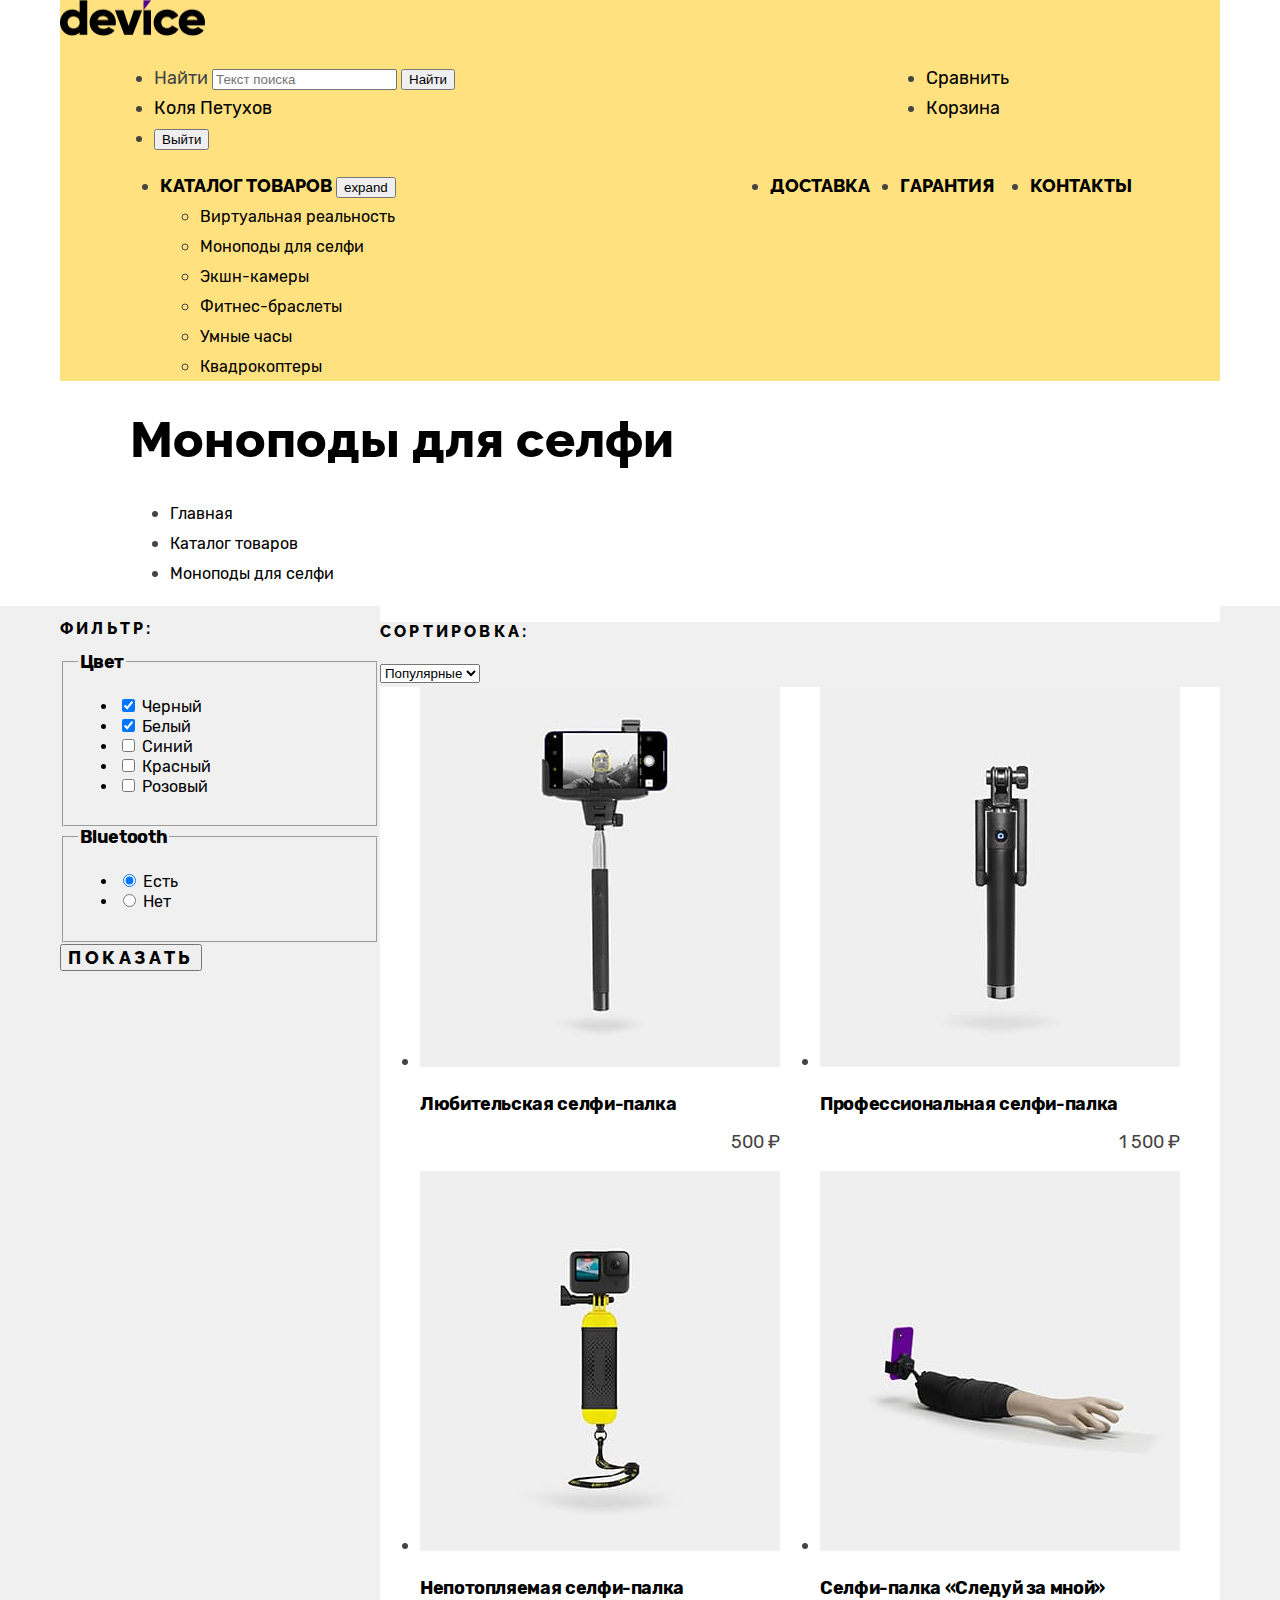
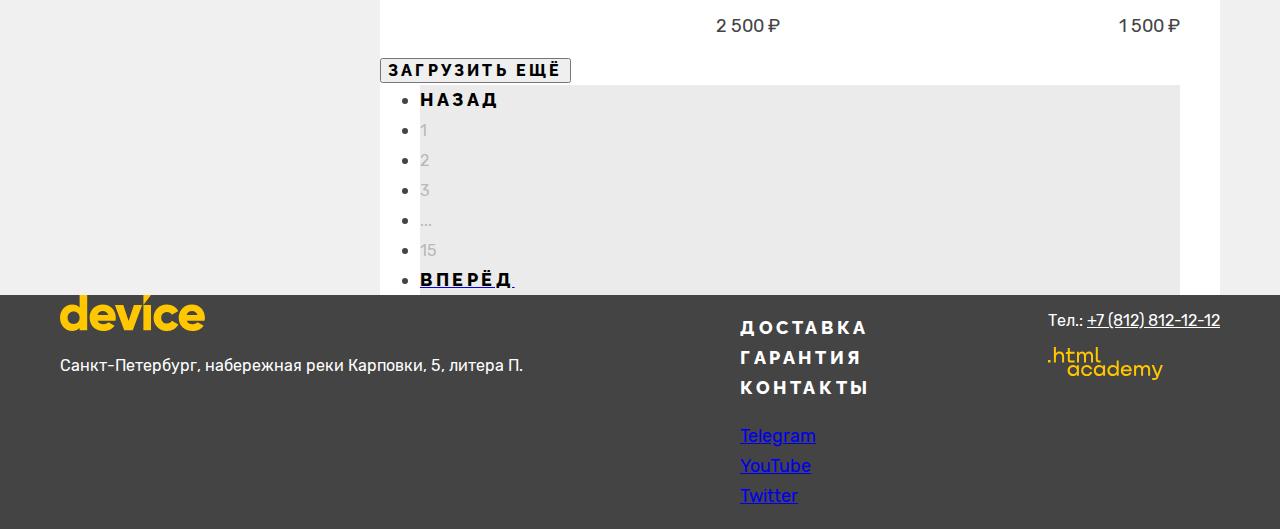
<file: 5/catalog.html>
<!DOCTYPE html>
<html lang="ru">
  <head>
    <meta charset="utf-8">
    <title>Девайс: Каталог</title>
    <link rel="icon" type="image/x-icon" href="images/favicon.png">
    <link rel="stylesheet" href="styles/styles.css">
    <base href="https://htmlacademy-htmlcss.github.io/2118329-device-34/5/">
</head>
  <body>
    <header class="page-header">
      <a href="index.html">
        <img class="logo" src="images/logos/header-logo.png" height="36" width="145" alt="Логотип 'Девайс'">
      </a>
      <div class="header-general-functions">
        <ul class="header-user-functions">
          <li class="header-function">
            <form class="header-search-form" action="https://echo.htmlacademy.ru" method="get">
              <label class="search-form-label"> Найти
                <input type="search" name="search-form" placeholder="Текст поиска">
              </label>
              <button class="header-button" type="submit">Найти</button>
            </form>
          </li>
          <li>
            <a class="profile-link" href="#">Коля Петухов</a>
          </li>
          <li class="header-function">
            <button class="log-out-button">Выйти</button>
          </li>
        </ul>
        <ul class="header-items-functions">
          <li class="header-function">
            <a class="header-button" href="#">Сравнить</a>
          </li>
          <li class="header-function">
            <a class="header-button" href="#">Корзина</a>
          </li>
        </ul>
      </div>
      <nav class="navigation">
        <ul class="navigation-list">
          <li class="navigation-field">
            <a class="navigation-item" href="#">Каталог товаров</a>
            <input class="navigation-button" type="button" name="Expand catalogue" value="expand">
            <ul class="navigation-catalogue-categories">
              <li>
                <a class="navigation-catalogue-item" href="#">Виртуальная реальность</a>
              </li>
              <li>
                <a class="navigation-catalogue-item" href="#">Моноподы для селфи</a>
              </li>
              <li>
                <a class="navigation-catalogue-item" href="#">Экшн-камеры</a>
              </li>
              <li>
                <a class="navigation-catalogue-item" href="#">Фитнес-браслеты</a>
              </li>
              <li>
                <a class="navigation-catalogue-item" href="#">Умные часы</a>
              </li>
              <li>
                <a class="navigation-catalogue-item" href="#">Квадрокоптеры</a>
              </li>
            </ul>
          </li>
          <li class="navigation-field">
            <a class="navigation-item" href="#">Доставка</a>
            <!-- <form class="delivery-form" action="https://echo.htmlacademy.ru/" method="post">
                <h2 class="delivery-form-title">Доставка под заказ</h2>
                <input class="delivery-form-close" type="button" value="close">
              <p class="delivery-form-field">
                <label class="delivery-form-field-name">Ваше имя:
                  <input type="text" name="buyer-name" placeholder="Введите имя" required>
                </label>
              </p>
              <p class="delivery-form-field">
                <label class="delivery-form-field-name">Ваш e-mail:
                  <input type="email" name="buyer-email" placeholder="Введите email" required>
                </label>
              </p>
              <p class="delivery-form-field">
                <label class="delivery-form-field-name">Что нужно привезти:
                  <input type="text" name="delivery-description" placeholder="В свободной форме" required>
                </label>
              </p>
              <p class="delivery-form-field">
                <label class="delivery-form-field-name">Количество:
                  <input type="number" name="delivery-quantity" value="1" required>
                </label>
              </p>
              <p class="delivery-form-field">
                <label class="delivery-form-field-submit">
                  <input type="submit" name="submit-button">
                </label>
              </p>
            </form> -->
          </li>
          <li class="navigation-field">
            <a class="navigation-item" href="#">Гарантия</a>
          </li>
          <li class="navigation-field">
            <a class="navigation-item" href="#">Контакты</a>
          </li>
        </ul>
      </nav>
    </header>
    <main class="main-wrapper">
      <header class="inner-header">
        <h1 class="catalogue-page-heading">Моноподы для селфи</h1>
        <ul class="breadcrumbs">
          <li class="breadcrumbs-item">
            <a class="breadcrumbs-link" href="index.html">Главная</a>
          </li>
          <li class="breadcrumbs-item">
            <a class="breadcrumbs-link">Каталог товаров</a>
          </li>
          <li class="breadcrumbs-item">
            <a class="breadcrumbs-link">Моноподы для селфи</a>
          </li>
        </ul>
      </header>
      <div class="main-catalogue-wrapper">
        <div class="main-catalogue"> 
          <section class="catalog-filters">
            <h2 class="filter-title">Фильтр:</h2>
            <form class="catalog-filter" action="https://echo.htmlacademy.ru/" method="get">
              <fieldset class="catalog-filter-group">
                <legend class="catalog-filter-title">Цвет</legend>
                <ul class="catalog-filter-list">
                  <li class="catalog-filter-item">
                    <label class="control">
                      <input class="control-input" type="checkbox" name="color-black" checked>
                        Черный
                    </label>
                  </li>
                  <li class="catalog-filter-item">
                    <label class="control">
                      <input class="control-input" type="checkbox" name="color-white" checked>
                        Белый
                    </label>
                  </li>
                  <li class="catalog-filter-item">
                    <label class="control">
                      <input class="control-input" type="checkbox" name="color-navy">
                        Синий
                    </label>
                  </li>
                  <li class="catalog-filter-item">
                    <label class="control">
                      <input class="control-input" type="checkbox" name="color-red">
                        Красный
                    </label>
                  </li>
                  <li class="catalog-filter-item">
                    <label class="control">
                      <input class="control-input" type="checkbox" name="color-pink">
                        Розовый
                    </label>
                  </li>
                </ul>
              </fieldset>
              <fieldset class="catalog-filter-group">
                <legend class="catalog-filter-title">Bluetooth</legend>
                <ul class="catalog-filter-list">
                  <li class="catalog-filter-item">
                    <label class="control">
                      <input class="control-input" type="radio" name="if-bluetooth" value="yes" checked>
                        Есть
                    </label>
                  </li>
                  <li class="catalog-filter-item">
                    <label class="control">
                      <input class="control-input" type="radio" name="if-bluetooth" value="no">
                        Нет
                    </label>
                  </li>
                </ul>
              </fieldset>
            <button class="filter-button" type="submit">Показать</button>
            </form>
          </section>
          <section class="item-cards">
            <div class="items-filter">
              <p class="filter-title">сортировка:</p>
              <select class="select-control" aria-label="Сортировка">
                <option value="popular">Популярные</option>
                <option value="cheap">Дешёвые</option>
                <option value="expensive">Дорогие</option>
              </select>
            </div>
            <ul class="product-list">
              <li class="product-card">
                <a class="product-card-link" href="#">
                  <img class="product-card-image" src="images/product-images/amateur-selfie-stick.jpg" height="380" width="360" alt="Любительская селфи-палка">
                  <h3 class="product-card-title">Любительская селфи-палка</h3>
                </a>
                <p class="product-card-price">500 ₽</p>
              </li>
              <li class="product-card">
                <a class="product-card-link" href="#">
                  <img class="product-card-image" src="images/product-images/professional-selfie-stick.jpg" height="380" width="360" alt="Профессиональная селфи-палка">
                  <h3 class="product-card-title">Профессиональная селфи-палка</h3>
                </a>
                <p class="product-card-price">1 500 ₽</p>
              </li>
              <li class="product-card">
                <a class="product-card-link" href="#">
                  <img class="product-card-image" src="images/product-images/underwater-selfie-stick.jpg" height="380" width="360" alt="Непотопляемая селфи-палка">
                  <h3 class="product-card-title">Непотопляемая селфи-палка</h3>
                </a>
                <p class="product-card-price">2 500 ₽</p>
              </li>
              <li class="product-card">
                <a class="product-card-link" href="#">
                  <img class="product-card-image" src="images/product-images/follow-me-selfie-stick.jpg" height="380" width="360" alt="Селфи-палка «Следуй за мной»">
                  <h3 class="product-card-title">Селфи-палка «Следуй за мной»</h3>
                </a>
                <p class="product-card-price">1 500 ₽</p>
              </li>
            </ul>
            <button class="pagination-show-more" type="button">Загрузить ещё</button>
            <ul class="pagination">
              <li class="pagination-item">
                <a class="pagination-prev pagination-disabled">
                  <span class="pagination-button">Назад</span>
                </a>
              </li>
              <li class="pagination-item">
                <a class="pagination-link pagination-current">1</a>
              </li>
              <li class="pagination-item">
                <a class="pagination-link" href="#">2</a>
              </li>
              <li class="pagination-item">
                <a class="pagination-link" href="#">3</a>
              </li>
              <li class="pagination-item">
                <a class="pagination-link" href="#">...</a>
              </li>
              <li class="pagination-item">
                <a class="pagination-link" href="#">15</a>
              </li>
              <li class="pagination-item">
                <a class="pagination-next" href="#">
                  <span class="pagination-button">Вперёд</span>
                </a>
              </li>
            </ul>
          </section>
        </div>
      </div>
    </main>
    <footer class="page-footer">
      <div class="footer-wrapper">
        <div class="footer-left-column">
          <img class="logo" src="images/logos/footer-logo.svg" height="36" width="145" alt="Логотип 'Девайс'">
          <address class="footer-address">
            <p class="footer-address-text">Санкт-Петербург, набережная реки Карповки, 5, литера П.</p>
          </address>
        </div>
        <div class="footer-central-column">
          <ul class="footer-navigation">
            <li>
              <a class="footer-navigation-item" href="#">Доставка</a>
            </li>
            <li>
              <a class="footer-navigation-item" href="#">Гарантия</a>
            </li>
            <li>
              <a class="footer-navigation-item" href="#">Контакты</a>
            </li>
          </ul>
          <ul class="socials">
            <li>
              <a class="socials-link" href="https://t.me/htmlacademy">
                <span class="visually-hidden">
                  Telegram
                </span>
              </a>
            </li>
            <li>
              <a class="socials-link" href="https://www.youtube.com/user/htmlacademyru">
                <span class="visually-hidden">
                  YouTube
                </span>
              </a>
            </li>
            <li>
              <a class="socials-link" href="https://twitter.com/htmlacademy_ru">
                <span class="visually-hidden">
                  Twitter
                </span>
              </a>
            </li>
          </ul>
        </div>
        <div class="footer-right-column">
          <p class="contacts-phone">Тел.: <a class="contacts-phone" href="tel:+78128121212">+7 (812) 812-12-12</a></p>
          <a href="https://htmlacademy.ru/"><img class="html-academy-logo" src="images/logos/html-academy-logo.svg" height="33" width="115" alt="Логотип HTML Academy"></a>
        </div>
      </div>
    </footer>
  </body>
</html>
</file>
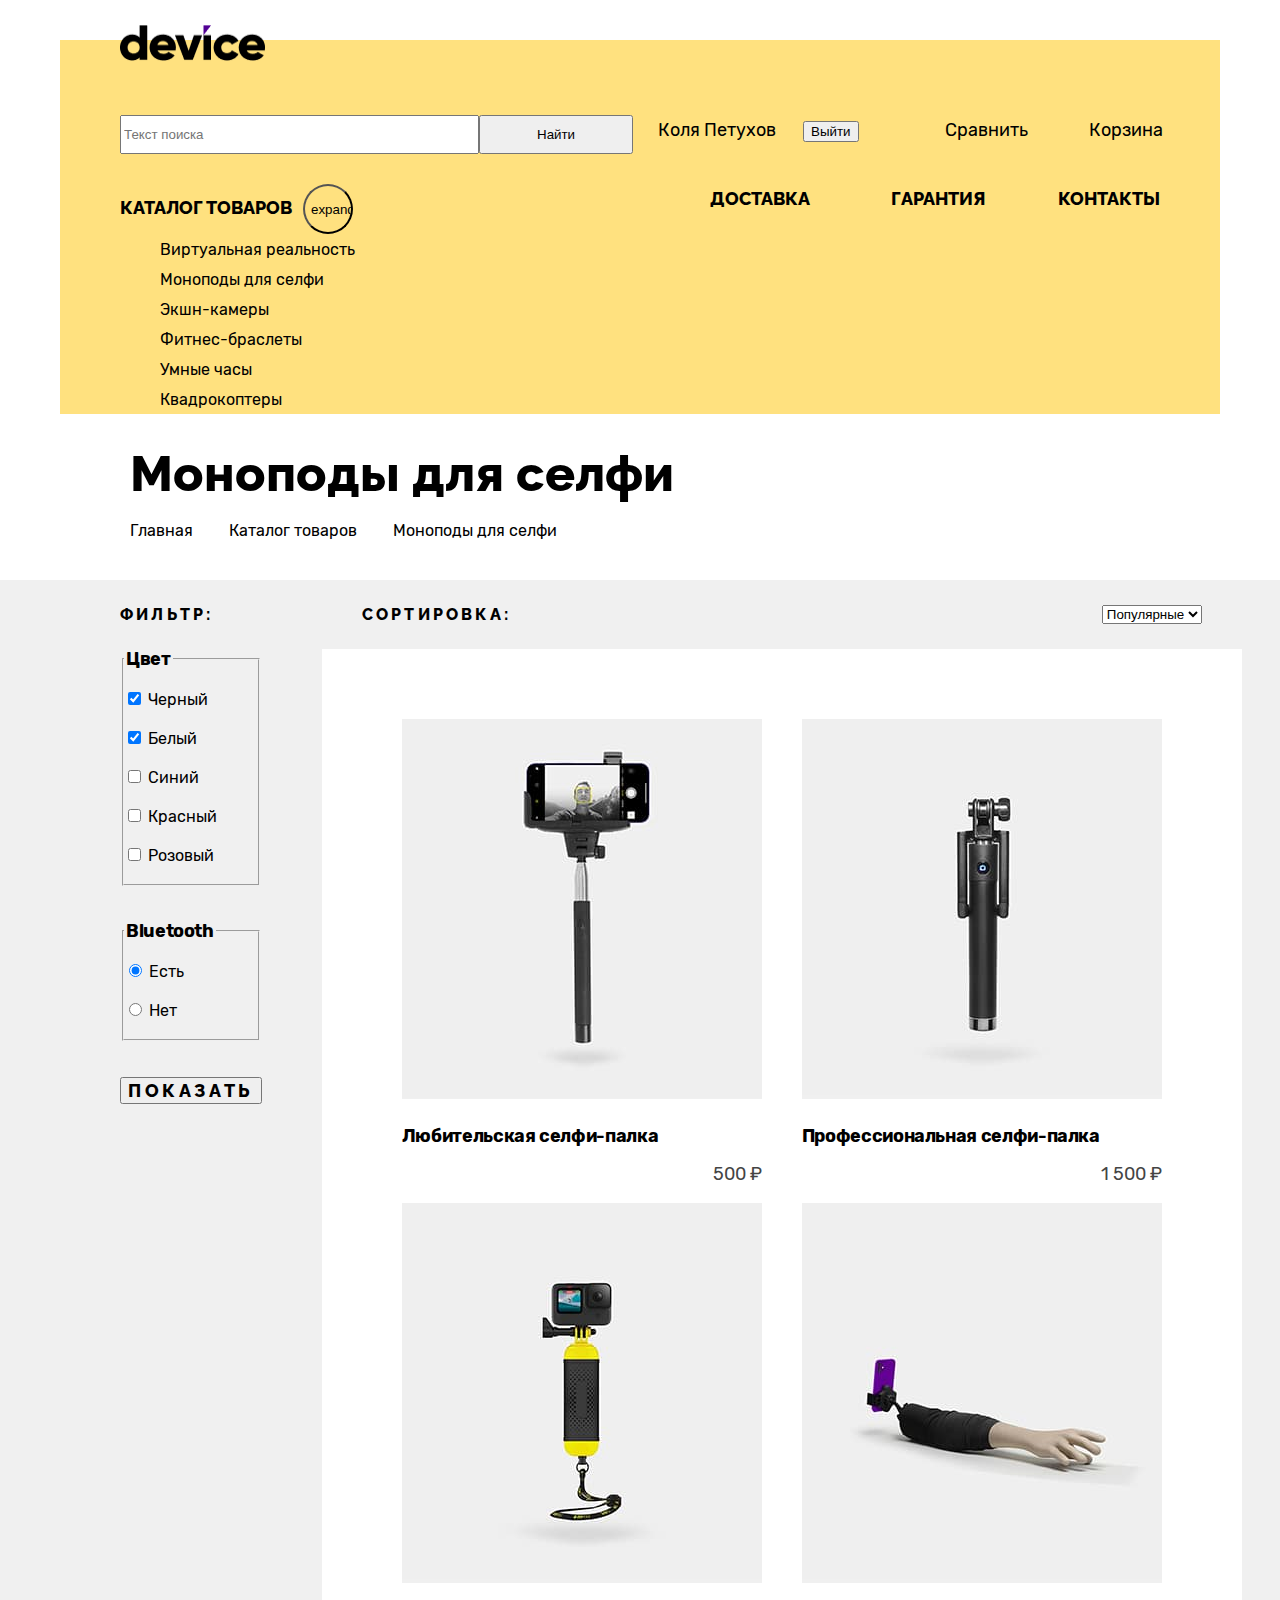
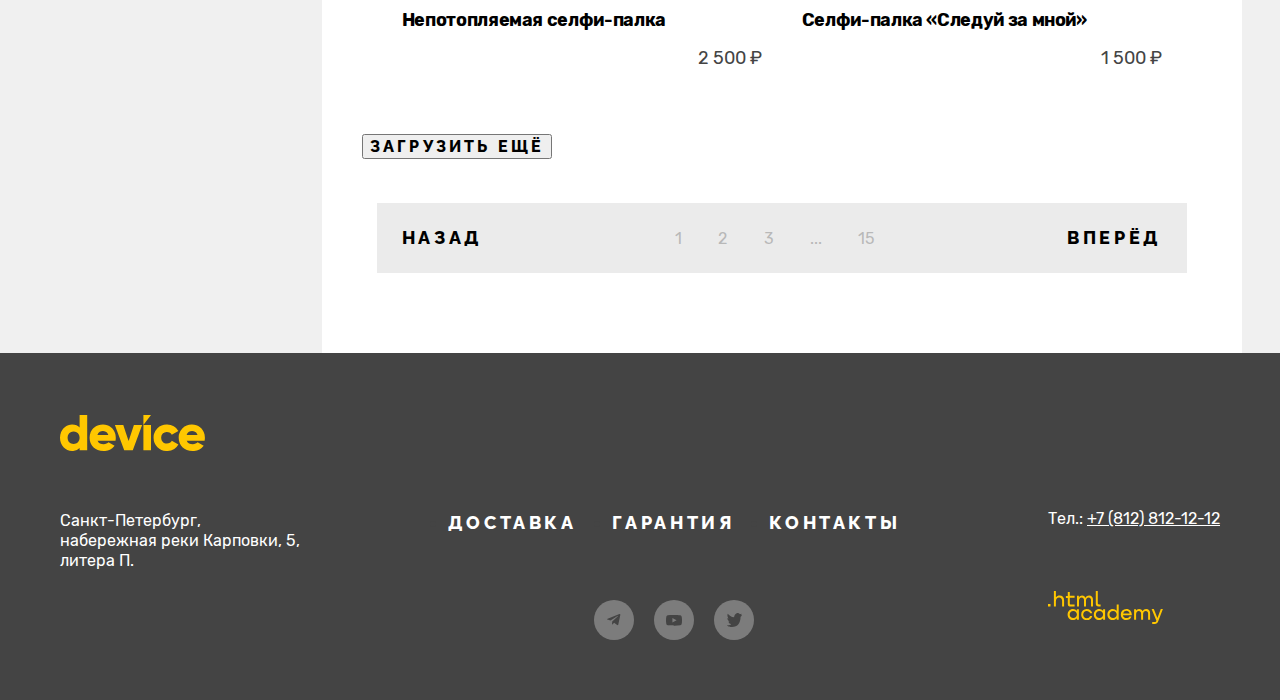
<file: 6/catalog.html>
<!DOCTYPE html>
<html lang="ru">
  <head>
    <meta charset="utf-8">
    <title>Девайс: Каталог</title>
    <link rel="icon" type="image/x-icon" href="images/favicon.png">
    <link rel="stylesheet" href="styles/styles.css">
    <base href="https://htmlacademy-htmlcss.github.io/2118329-device-34/6/">
</head>
  <body>
    <header class="page-header">
      <a href="index.html">
        <img class="header-logo" src="images/logos/header-logo.png" height="36" width="145" alt="Логотип 'Девайс'">
      </a>
      <div class="header-general-functions">
        <ul class="header-user-functions">
          <li class="header-function">
            <form class="header-search-form" action="https://echo.htmlacademy.ru" method="get">
              <label class="visually-hidden" for="header-search-field"> Найти </label>
                <input id="header-search-field" class="header-search-space" type="search" name="search-form" placeholder="Текст поиска">
              <button class="header-button" type="submit">Найти</button>
            </form>
          </li>
          <li class="header-function">
            <a class="profile-link" href="#">Коля Петухов</a>
          </li>
          <li class="header-function">
            <button class="log-out-button">Выйти</button>
          </li>
        </ul>
        <ul class="header-items-functions">
          <li class="items-function">
            <a class="header-button" href="#">Сравнить</a>
          </li>
          <li class="items-function">
            <a class="header-button" href="#">Корзина</a>
          </li>
        </ul>
      </div>
      <nav class="navigation">
        <ul class="navigation-list">
          <li class="navigation-field">
            <a class="navigation-item" href="#">Каталог товаров</a>
            <input class="navigation-button" type="button" name="Expand catalogue" value="expand">
            <ul class="navigation-catalogue-categories">
              <li>
                <a class="navigation-catalogue-item" href="#">Виртуальная реальность</a>
              </li>
              <li>
                <a class="navigation-catalogue-item" href="#">Моноподы для селфи</a>
              </li>
              <li>
                <a class="navigation-catalogue-item" href="#">Экшн-камеры</a>
              </li>
              <li>
                <a class="navigation-catalogue-item" href="#">Фитнес-браслеты</a>
              </li>
              <li>
                <a class="navigation-catalogue-item" href="#">Умные часы</a>
              </li>
              <li>
                <a class="navigation-catalogue-item" href="#">Квадрокоптеры</a>
              </li>
            </ul>
          </li>
          <li class="navigation-field">
            <a class="navigation-item" href="#">Доставка</a>
            <!-- <form class="delivery-form" action="https://echo.htmlacademy.ru/" method="post">
                <h2 class="delivery-form-title">Доставка под заказ</h2>
                <input class="delivery-form-close" type="button" value="close">
              <p class="delivery-form-field">
                <label class="delivery-form-field-name">Ваше имя:
                  <input type="text" name="buyer-name" placeholder="Введите имя" required>
                </label>
              </p>
              <p class="delivery-form-field">
                <label class="delivery-form-field-name">Ваш e-mail:
                  <input type="email" name="buyer-email" placeholder="Введите email" required>
                </label>
              </p>
              <p class="delivery-form-field">
                <label class="delivery-form-field-name">Что нужно привезти:
                  <input type="text" name="delivery-description" placeholder="В свободной форме" required>
                </label>
              </p>
              <p class="delivery-form-field">
                <label class="delivery-form-field-name">Количество:
                  <input type="number" name="delivery-quantity" value="1" required>
                </label>
              </p>
              <p class="delivery-form-field">
                <label class="delivery-form-field-submit">
                  <input type="submit" name="submit-button">
                </label>
              </p>
            </form> -->
          </li>
          <li class="navigation-field">
            <a class="navigation-item" href="#">Гарантия</a>
          </li>
          <li class="navigation-field">
            <a class="navigation-item" href="#">Контакты</a>
          </li>
        </ul>
      </nav>
    </header>
    <main class="main-wrapper">
      <header class="inner-header">
        <h1 class="catalogue-page-heading">Моноподы для селфи</h1>
        <ul class="breadcrumbs">
          <li class="breadcrumbs-item">
            <a class="breadcrumbs-link" href="index.html">Главная</a>
          </li>
          <li class="breadcrumbs-item">
            <a class="breadcrumbs-link">Каталог товаров</a>
          </li>
          <li class="breadcrumbs-item">
            <a class="breadcrumbs-link">Моноподы для селфи</a>
          </li>
        </ul>
      </header>
      <div class="main-catalogue-wrapper">
        <div class="main-catalogue">
          <section class="catalog-filters">
            <h2 class="filter-title">Фильтр:</h2>
            <form class="catalog-filter" action="https://echo.htmlacademy.ru/" method="get">
              <fieldset class="catalog-filter-group">
                <legend class="catalog-filter-title">Цвет</legend>
                <ul class="catalog-filter-list">
                  <li class="catalog-filter-item">
                    <label class="control">
                      <input class="control-input" type="checkbox" name="color-black" checked>
                        Черный
                    </label>
                  </li>
                  <li class="catalog-filter-item">
                    <label class="control">
                      <input class="control-input" type="checkbox" name="color-white" checked>
                        Белый
                    </label>
                  </li>
                  <li class="catalog-filter-item">
                    <label class="control">
                      <input class="control-input" type="checkbox" name="color-navy">
                        Синий
                    </label>
                  </li>
                  <li class="catalog-filter-item">
                    <label class="control">
                      <input class="control-input" type="checkbox" name="color-red">
                        Красный
                    </label>
                  </li>
                  <li class="catalog-filter-item">
                    <label class="control">
                      <input class="control-input" type="checkbox" name="color-pink">
                        Розовый
                    </label>
                  </li>
                </ul>
              </fieldset>
              <fieldset class="catalog-filter-group">
                <legend class="catalog-filter-title">Bluetooth</legend>
                <ul class="catalog-filter-list">
                  <li class="catalog-filter-item">
                    <label class="control">
                      <input class="control-input" type="radio" name="if-bluetooth" value="yes" checked>
                        Есть
                    </label>
                  </li>
                  <li class="catalog-filter-item">
                    <label class="control">
                      <input class="control-input" type="radio" name="if-bluetooth" value="no">
                        Нет
                    </label>
                  </li>
                </ul>
              </fieldset>
            <button class="filter-button" type="submit">Показать</button>
            </form>
          </section>
          <section >
            <div class="items-filter">
              <p class="filter-title">сортировка:</p>
              <select class="select-control" aria-label="Сортировка">
                <option value="popular">Популярные</option>
                <option value="cheap">Дешёвые</option>
                <option value="expensive">Дорогие</option>
              </select>
            </div>
            <div class="item-cards">
              <ul class="product-list">
                <li class="product-card">
                  <a class="product-card-link" href="#">
                    <img class="product-card-image" src="images/product-images/amateur-selfie-stick.jpg" height="380" width="360" alt="Любительская селфи-палка">
                    <h3 class="product-card-title">Любительская селфи-палка</h3>
                  </a>
                  <p class="product-card-price">500 ₽</p>
                </li>
                <li class="product-card">
                  <a class="product-card-link" href="#">
                    <img class="product-card-image" src="images/product-images/professional-selfie-stick.jpg" height="380" width="360" alt="Профессиональная селфи-палка">
                    <h3 class="product-card-title">Профессиональная селфи-палка</h3>
                  </a>
                  <p class="product-card-price">1 500 ₽</p>
                </li>
                <li class="product-card">
                  <a class="product-card-link" href="#">
                    <img class="product-card-image" src="images/product-images/underwater-selfie-stick.jpg" height="380" width="360" alt="Непотопляемая селфи-палка">
                    <h3 class="product-card-title">Непотопляемая селфи-палка</h3>
                  </a>
                  <p class="product-card-price">2 500 ₽</p>
                </li>
                <li class="product-card">
                  <a class="product-card-link" href="#">
                    <img class="product-card-image" src="images/product-images/follow-me-selfie-stick.jpg" height="380" width="360" alt="Селфи-палка «Следуй за мной»">
                    <h3 class="product-card-title">Селфи-палка «Следуй за мной»</h3>
                  </a>
                  <p class="product-card-price">1 500 ₽</p>
                </li>
              </ul>
              <button class="pagination-show-more" type="button">Загрузить ещё</button>
              <ul class="pagination">
                <li class="pagination-item">
                  <a class="pagination-prev pagination-disabled">
                    <span class="pagination-button">Назад</span>
                  </a>
                </li>
                <li class="pagination-item">
                  <ul class="pagination-pages">
                    <li class="pagination-number">
                      <a class="pagination-link pagination-current">1</a>
                    </li>
                    <li class="pagination-number">
                      <a class="pagination-link" href="#">2</a>
                    </li>
                    <li class="pagination-number">
                      <a class="pagination-link" href="#">3</a>
                    </li>
                    <li class="pagination-number">
                      <a class="pagination-link" href="#">...</a>
                    </li>
                    <li class="pagination-number">
                      <a class="pagination-link" href="#">15</a>
                    </li>
                  </ul>
                </li>
                <li class="pagination-item">
                  <a class="pagination-next" href="#">
                    <span class="pagination-button">Вперёд</span>
                  </a>
                </li>
              </ul>
            </div>
          </section>
        </div>
      </div>
    </main>
    <footer class="page-footer">
      <div class="footer-wrapper">
        <div class="footer-left-column">
          <img class="footer-logo" src="images/logos/footer-logo.svg" height="36" width="145" alt="Логотип 'Девайс'">
          <address class="footer-address">
            <p class="footer-address-text">Санкт-Петербург, набережная реки Карповки, 5, литера П.</p>
          </address>
        </div>
        <div class="footer-central-column">
          <ul class="footer-navigation">
            <li>
              <a class="footer-navigation-item" href="#">Доставка</a>
            </li>
            <li>
              <a class="footer-navigation-item" href="#">Гарантия</a>
            </li>
            <li>
              <a class="footer-navigation-item" href="#">Контакты</a>
            </li>
          </ul>
          <ul class="socials">
            <li>
              <a class="socials-link telegram-icon" href="https://t.me/htmlacademy">
                <span class="visually-hidden">
                  Telegram
                </span>
              </a>
            </li>
            <li>
              <a class="socials-link youtube-icon" href="https://www.youtube.com/user/htmlacademyru">
                <span class="visually-hidden">
                  YouTube
                </span>
              </a>
            </li>
            <li>
              <a class="socials-link twitter-icon" href="https://twitter.com/htmlacademy_ru">
                <span class="visually-hidden">
                  Twitter
                </span>
              </a>
            </li>
          </ul>
        </div>
        <div class="footer-right-column">
          <p class="footer-contacts">Тел.: <a class="footer-contacts-phone" href="tel:+78128121212">+7 (812) 812-12-12</a></p>
          <a href="https://htmlacademy.ru/"><img class="html-academy-logo" src="images/logos/html-academy-logo.svg" height="33" width="115" alt="Логотип HTML Academy"></a>
        </div>
      </div>
    </footer>
  </body>
</html>
</file>
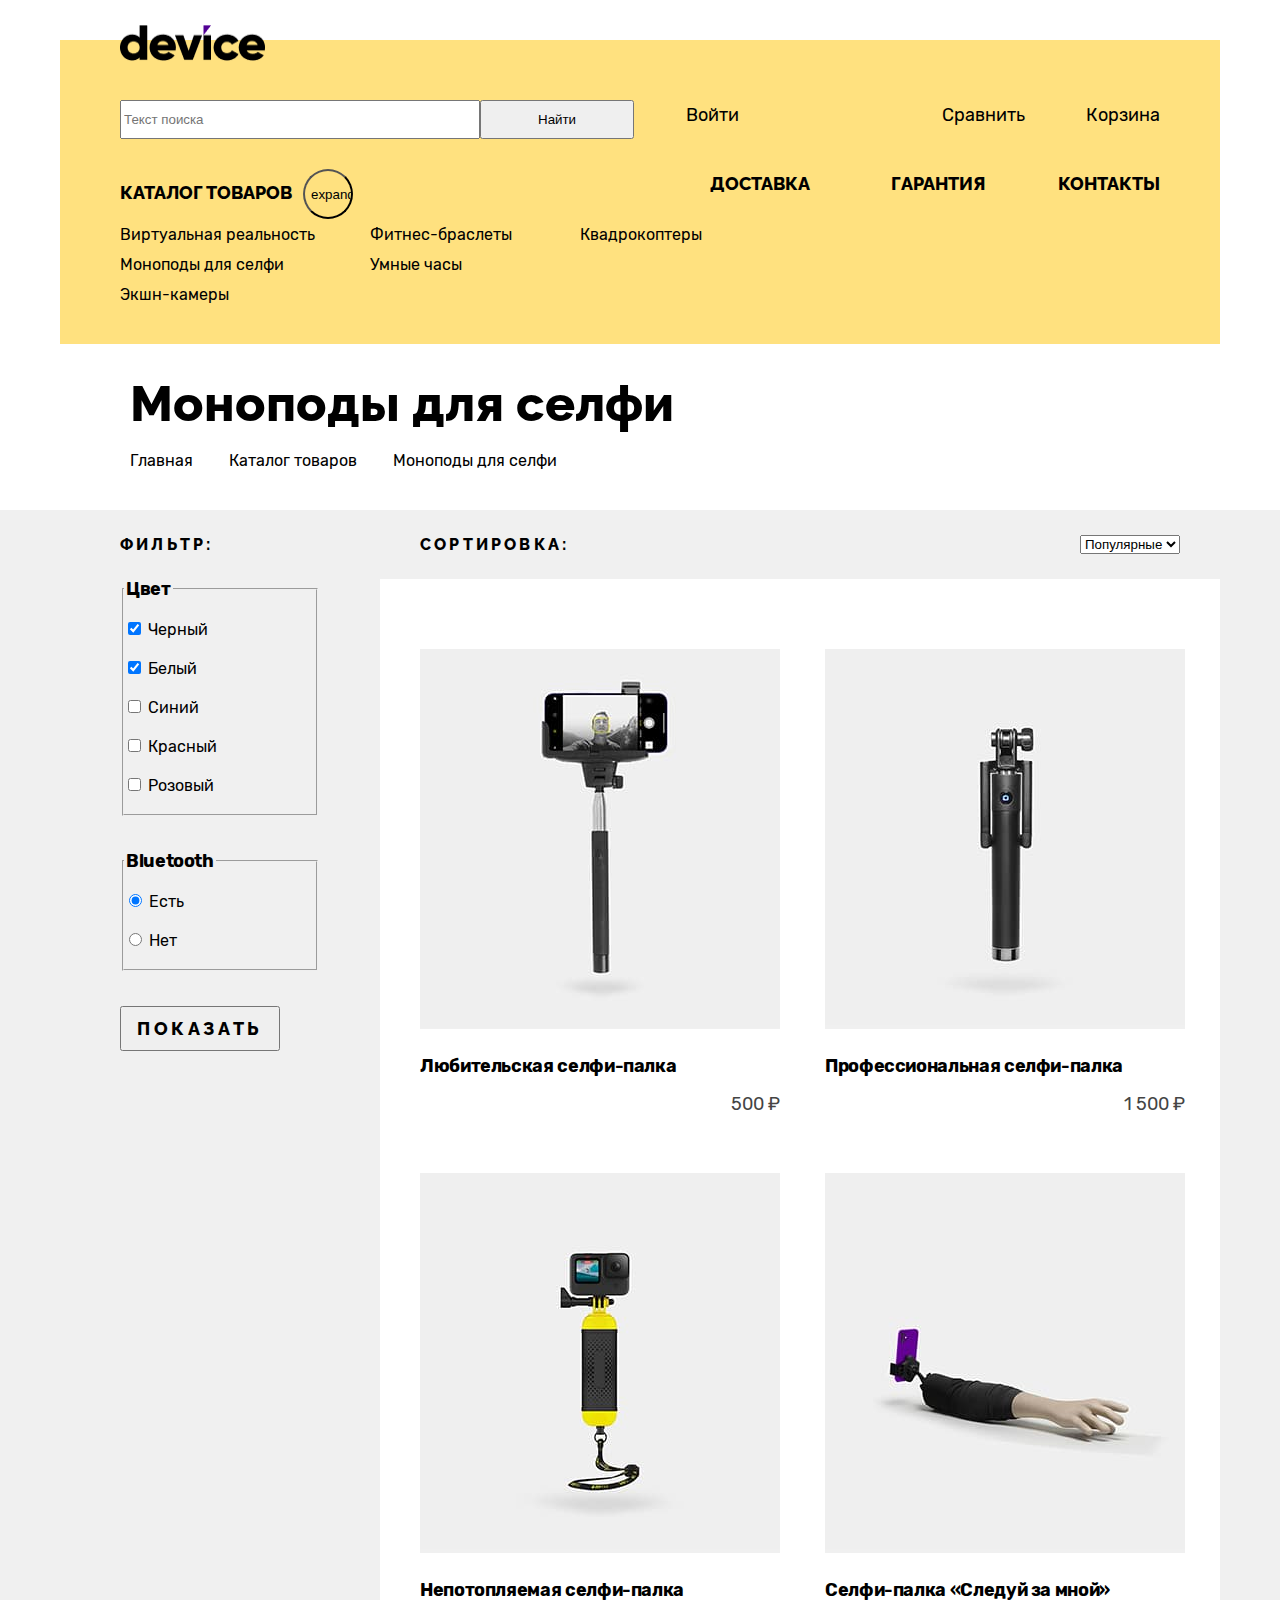
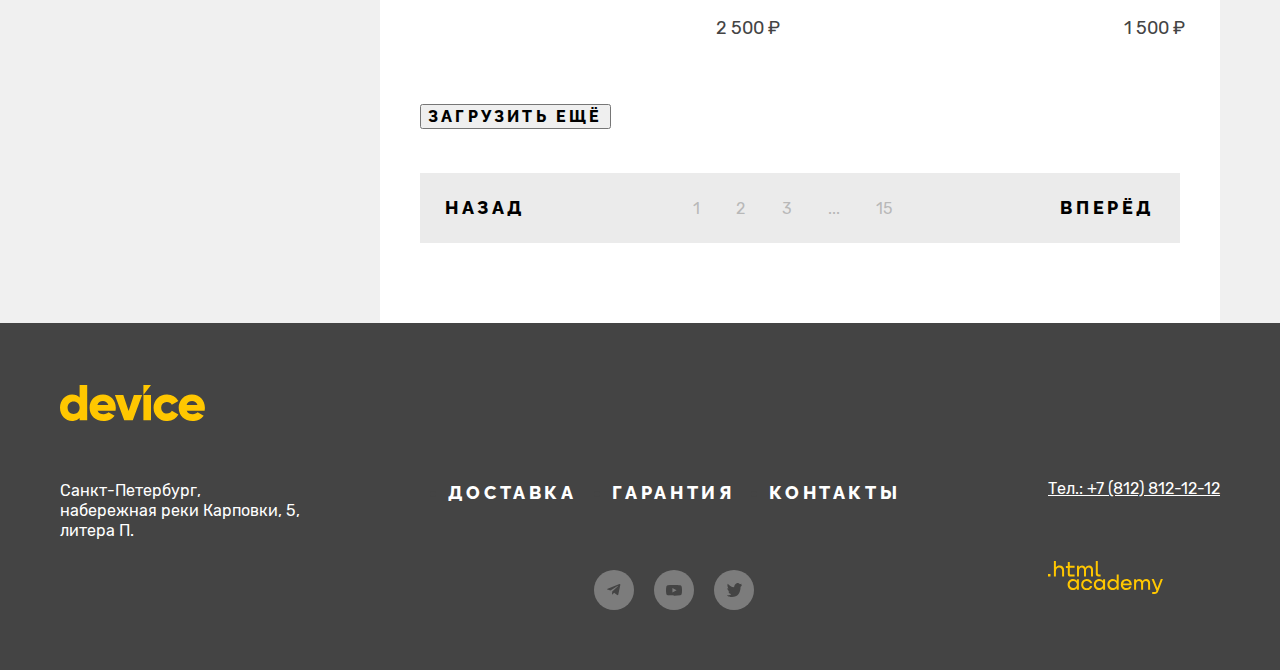
<file: 7/catalog.html>
<!DOCTYPE html>
<html lang="ru">

<head>
  <meta charset="utf-8">
  <title>Девайс: Каталог</title>
  <link rel="icon" type="image/x-icon" href="images/favicon.png">
  <link rel="stylesheet" href="styles/styles.css">
  <base href="https://htmlacademy-htmlcss.github.io/2118329-device-34/7/">
</head>

<body>
  <header class="page-header catalogue-header">
    <a href="index.html">
      <img class="header-logo" src="images/logos/header-logo.png" height="36" width="145" alt="Логотип 'Девайс'">
    </a>
    <div class="header-general-buttons">
      <ul class="header-user-buttons">
        <li class="header-button-area">
          <form class="header-search-form" action="https://echo.htmlacademy.ru" method="get">
            <label class="visually-hidden" for="header-search-field">Найти</label>
            <input id="header-search-field" class="header-search-space" type="search" name="search-form"
              placeholder="Текст поиска">
            <button class="header-button" type="submit">Найти</button>
          </form>
        </li>
        <li class="header-button-area">
          <a class="header-button" href="#">Войти</a>
        </li>
      </ul>
      <ul class="header-cart-buttons">
        <li class="cart-button-area">
          <a class="header-button" href="#">Сравнить</a>
        </li>
        <li class="cart-button-area">
          <a class="header-button" href="#">Корзина</a>
        </li>
      </ul>
    </div>
    <nav class="navigation">
      <ul class="navigation-list">
        <li class="navigation-field">
          <a class="navigation-item" href="#">Каталог товаров</a>
          <input class="navigation-button" type="button" name="Expand catalogue" value="expand">
          <ul class="navigation-catalogue-categories">
            <li>
              <ul class="categories-list">
                <li>
                  <a class="navigation-catalogue-item" href="#">Виртуальная реальность</a>
                </li>
                <li>
                  <a class="navigation-catalogue-item" href="#">Моноподы для селфи</a>
                </li>
                <li>
                  <a class="navigation-catalogue-item" href="#">Экшн-камеры</a>
                </li>
              </ul>
            </li>
            <li>
              <ul class="categories-list">
                <li>
                  <a class="navigation-catalogue-item" href="#">Фитнес-браслеты</a>
                </li>
                <li>
                  <a class="navigation-catalogue-item" href="#">Умные часы</a>
                </li>
              </ul>
            </li>
            <li>
              <ul class="categories-list">
                <li>
                  <a class="navigation-catalogue-item" href="#">Квадрокоптеры</a>
                </li>
              </ul>
            </li>
          </ul>
        </li>
        <li class="navigation-field">
          <a class="navigation-item" href="#">Доставка</a>
          <!-- <form class="delivery-form" action="https://echo.htmlacademy.ru/" method="post">
                <h2 class="delivery-form-title">Доставка под заказ</h2>
                <input class="delivery-form-close" type="button" value="close">
              <p class="delivery-form-field">
                <label class="delivery-form-field-name">Ваше имя:
                  <input type="text" name="buyer-name" placeholder="Введите имя" required>
                </label>
              </p>
              <p class="delivery-form-field">
                <label class="delivery-form-field-name">Ваш e-mail:
                  <input type="email" name="buyer-email" placeholder="Введите email" required>
                </label>
              </p>
              <p class="delivery-form-field">
                <label class="delivery-form-field-name">Что нужно привезти:
                  <input type="text" name="delivery-description" placeholder="В свободной форме" required>
                </label>
              </p>
              <p class="delivery-form-field">
                <label class="delivery-form-field-name">Количество:
                  <input type="number" name="delivery-quantity" value="1" required>
                </label>
              </p>
              <p class="delivery-form-field">
                <label class="delivery-form-field-submit">
                  <input type="submit" name="submit-button">
                </label>
              </p>
            </form> -->
        </li>
        <li class="navigation-field">
          <a class="navigation-item" href="#">Гарантия</a>
        </li>
        <li class="navigation-field">
          <a class="navigation-item" href="#">Контакты</a>
        </li>
      </ul>
    </nav>
  </header>
  <main class="main-wrapper">
    <header class="inner-header">
      <h1 class="catalogue-page-heading">Моноподы для селфи</h1>
      <ul class="breadcrumbs">
        <li class="breadcrumbs-item">
          <a class="breadcrumbs-link" href="index.html">Главная</a>
        </li>
        <li class="breadcrumbs-item">
          <a class="breadcrumbs-link">Каталог товаров</a>
        </li>
        <li class="breadcrumbs-item">
          <a class="breadcrumbs-link">Моноподы для селфи</a>
        </li>
      </ul>
    </header>
    <div class="main-catalogue-wrapper">
      <div class="main-catalogue">
        <section class="catalog-filters">
          <h2 class="filter-title">Фильтр:</h2>
          <form class="catalog-filter" action="https://echo.htmlacademy.ru/" method="get">
            <fieldset class="catalog-filter-group">
              <legend class="catalog-filter-title">Цвет</legend>
              <ul class="catalog-filter-list">
                <li class="catalog-filter-item">
                  <label class="control">
                    <input class="control-input" type="checkbox" name="color-black" checked>
                    Черный
                  </label>
                </li>
                <li class="catalog-filter-item">
                  <label class="control">
                    <input class="control-input" type="checkbox" name="color-white" checked>
                    Белый
                  </label>
                </li>
                <li class="catalog-filter-item">
                  <label class="control">
                    <input class="control-input" type="checkbox" name="color-navy">
                    Синий
                  </label>
                </li>
                <li class="catalog-filter-item">
                  <label class="control">
                    <input class="control-input" type="checkbox" name="color-red">
                    Красный
                  </label>
                </li>
                <li class="catalog-filter-item">
                  <label class="control">
                    <input class="control-input" type="checkbox" name="color-pink">
                    Розовый
                  </label>
                </li>
              </ul>
            </fieldset>
            <fieldset class="catalog-filter-group">
              <legend class="catalog-filter-title">Bluetooth</legend>
              <ul class="catalog-filter-list">
                <li class="catalog-filter-item">
                  <label class="control">
                    <input class="control-input" type="radio" name="if-bluetooth" value="yes" checked>
                    Есть
                  </label>
                </li>
                <li class="catalog-filter-item">
                  <label class="control">
                    <input class="control-input" type="radio" name="if-bluetooth" value="no">
                    Нет
                  </label>
                </li>
              </ul>
            </fieldset>
            <button class="main-page-button" type="submit">Показать</button>
          </form>
        </section>
        <section>
          <div class="items-filter">
            <p class="filter-title">сортировка:</p>
            <select class="select-control" aria-label="Сортировка">
              <option value="popular">Популярные</option>
              <option value="cheap">Дешёвые</option>
              <option value="expensive">Дорогие</option>
            </select>
          </div>
          <div class="item-cards">
            <ul class="product-list">
              <li class="product-card">
                <a class="product-card-link" href="#">
                  <img class="product-card-image" src="images/product-images/amateur-selfie-stick.jpg" height="380"
                    width="360" alt="Любительская селфи-палка">
                  <h3 class="product-card-title">Любительская селфи-палка</h3>
                </a>
                <p class="product-card-price">500 ₽</p>
              </li>
              <li class="product-card">
                <a class="product-card-link" href="#">
                  <img class="product-card-image" src="images/product-images/professional-selfie-stick.jpg" height="380"
                    width="360" alt="Профессиональная селфи-палка">
                  <h3 class="product-card-title">Профессиональная селфи-палка</h3>
                </a>
                <p class="product-card-price">1 500 ₽</p>
              </li>
              <li class="product-card">
                <a class="product-card-link" href="#">
                  <img class="product-card-image" src="images/product-images/underwater-selfie-stick.jpg" height="380"
                    width="360" alt="Непотопляемая селфи-палка">
                  <h3 class="product-card-title">Непотопляемая селфи-палка</h3>
                </a>
                <p class="product-card-price">2 500 ₽</p>
              </li>
              <li class="product-card">
                <a class="product-card-link" href="#">
                  <img class="product-card-image" src="images/product-images/follow-me-selfie-stick.jpg" height="380"
                    width="360" alt="Селфи-палка «Следуй за мной»">
                  <h3 class="product-card-title">Селфи-палка «Следуй за мной»</h3>
                </a>
                <p class="product-card-price">1 500 ₽</p>
              </li>
            </ul>
            <button class="pagination-show-more" type="button">Загрузить ещё</button>
            <ul class="pagination">
              <li class="pagination-item">
                <a class="pagination-prev pagination-disabled">
                  <span class="pagination-button">Назад</span>
                </a>
              </li>
              <li class="pagination-item">
                <ul class="pagination-pages">
                  <li class="pagination-number">
                    <a class="pagination-link pagination-current">1</a>
                  </li>
                  <li class="pagination-number">
                    <a class="pagination-link" href="#">2</a>
                  </li>
                  <li class="pagination-number">
                    <a class="pagination-link" href="#">3</a>
                  </li>
                  <li class="pagination-number">
                    <a class="pagination-link" href="#">...</a>
                  </li>
                  <li class="pagination-number">
                    <a class="pagination-link" href="#">15</a>
                  </li>
                </ul>
              </li>
              <li class="pagination-item">
                <a class="pagination-next" href="#">
                  <span class="pagination-button">Вперёд</span>
                </a>
              </li>
            </ul>
          </div>
        </section>
      </div>
    </div>
  </main>
  <footer class="page-footer">
    <div class="footer-wrapper">
      <div class="footer-left-column">
        <img class="footer-logo" src="images/logos/footer-logo.svg" height="36" width="145" alt="Логотип 'Девайс'">
        <address class="footer-address">
          <p class="footer-address-text">Санкт-Петербург, набережная реки Карповки, 5, литера П.</p>
        </address>
      </div>
      <div class="footer-central-column">
        <ul class="footer-navigation">
          <li>
            <a class="footer-navigation-item" href="#">Доставка</a>
          </li>
          <li>
            <a class="footer-navigation-item" href="#">Гарантия</a>
          </li>
          <li>
            <a class="footer-navigation-item" href="#">Контакты</a>
          </li>
        </ul>
        <ul class="socials">
          <li>
            <a class="socials-link telegram-icon" href="https://t.me/htmlacademy">
              <span class="visually-hidden">
                Telegram
              </span>
            </a>
          </li>
          <li>
            <a class="socials-link youtube-icon" href="https://www.youtube.com/user/htmlacademyru">
              <span class="visually-hidden">
                YouTube
              </span>
            </a>
          </li>
          <li>
            <a class="socials-link twitter-icon" href="https://twitter.com/htmlacademy_ru">
              <span class="visually-hidden">
                Twitter
              </span>
            </a>
          </li>
        </ul>
      </div>
      <div class="footer-right-column">
        <p class="footer-contacts">Тел.: <a class="footer-contacts-phone" href="tel:+78128121212">+7 (812) 812-12-12</a>
        </p>
        <a href="https://htmlacademy.ru/"><img class="html-academy-logo" src="images/logos/html-academy-logo.svg"
            height="33" width="115" alt="Логотип HTML Academy"></a>
      </div>
    </div>
  </footer>
</body>

</html>
</file>
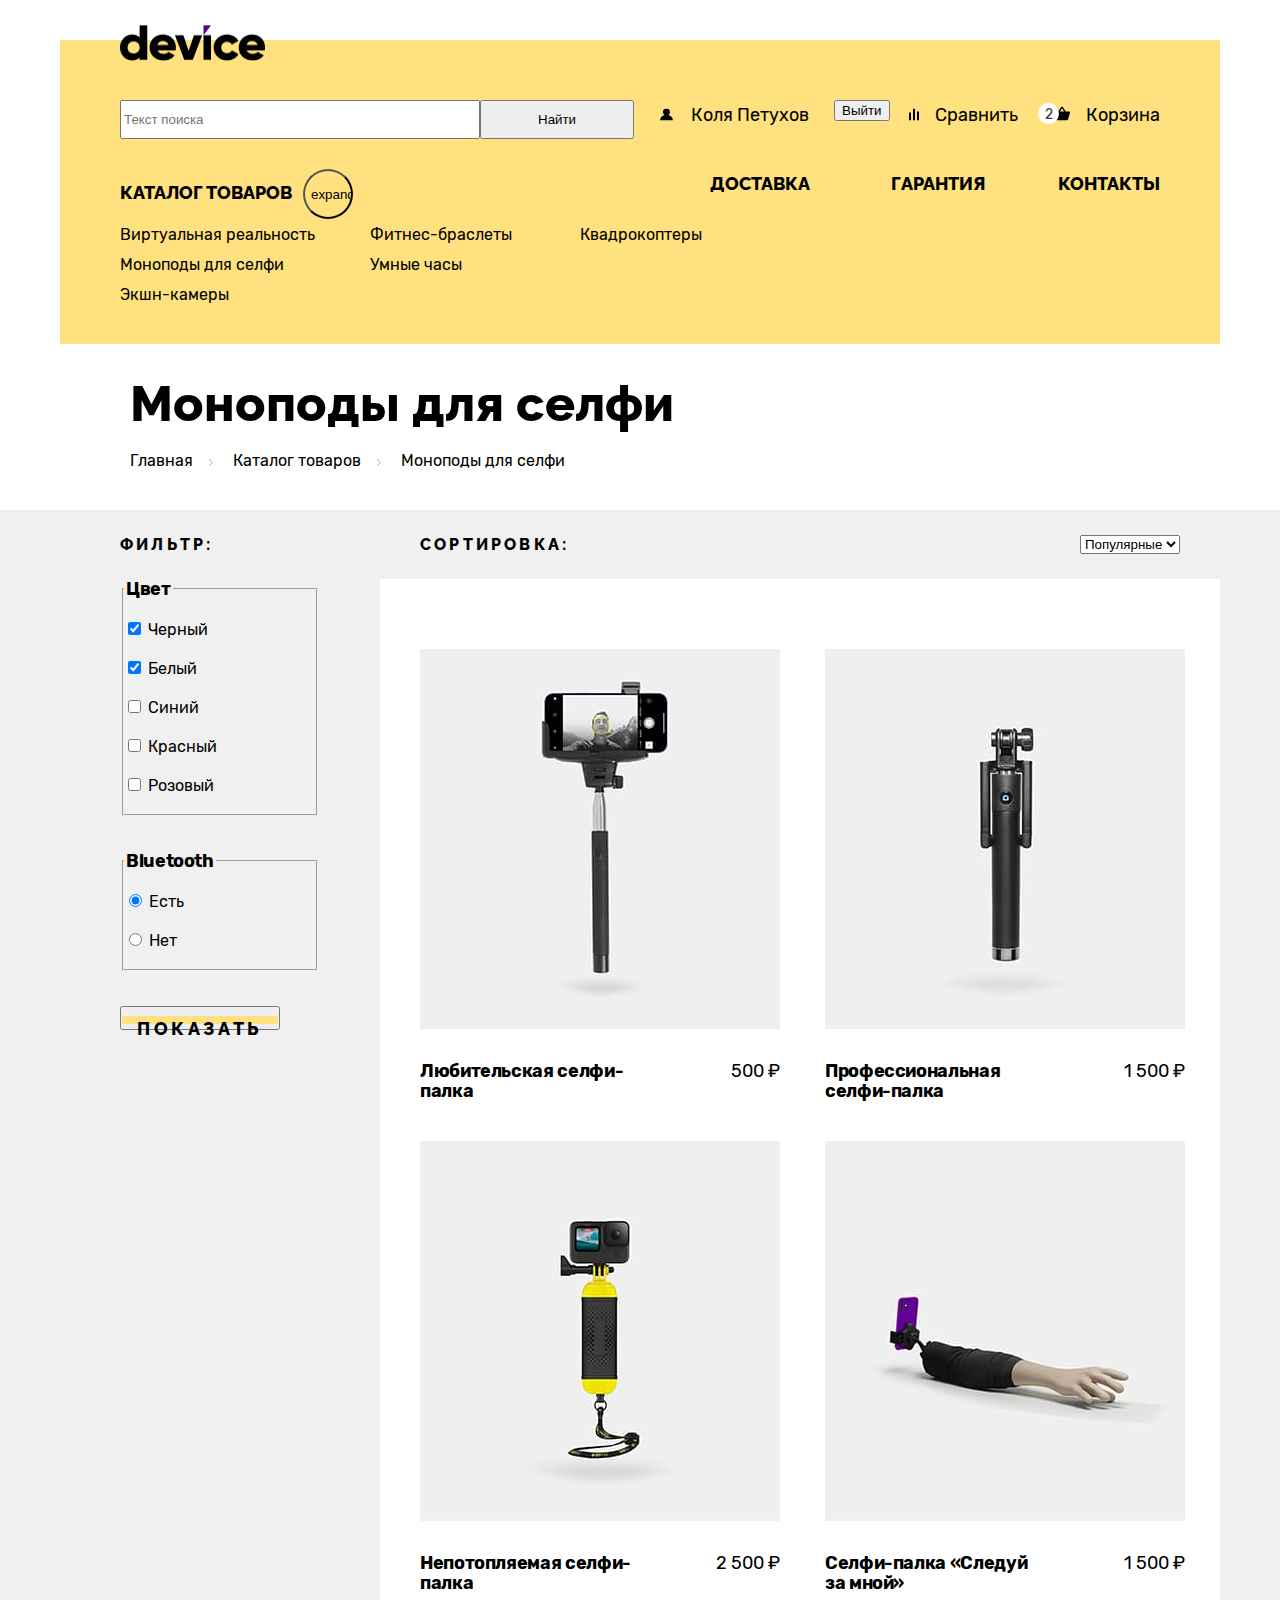
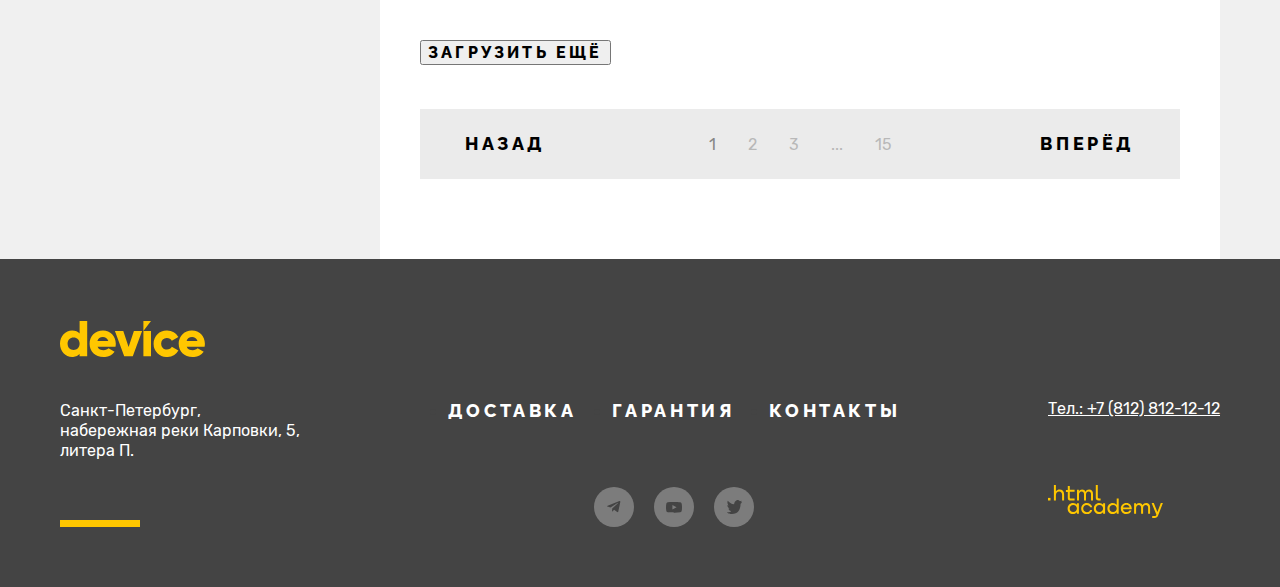
<file: 8/catalog.html>
<!DOCTYPE html>
<html lang="ru">

<head>
  <meta charset="utf-8">
  <title>Девайс: Каталог</title>
  <link rel="icon" type="image/x-icon" href="images/favicon.png">
  <link rel="stylesheet" href="styles/styles.css">
  <base href="https://htmlacademy-htmlcss.github.io/2118329-device-34/8/">
</head>

<body>
  <header class="page-header catalogue-header">
    <a class="logo-link" href="index.html">
      <img class="header-logo" src="images/logos/header-logo.png" height="36" width="145" alt="Логотип 'Девайс'">
    </a>
    <div class="header-general-buttons">
      <ul class="header-user-buttons">
        <li class="header-button-area">
          <form class="header-search-form" action="https://echo.htmlacademy.ru" method="get">
            <label class="visually-hidden" for="header-search-field">Найти</label>
            <input id="header-search-field" class="header-search-space" type="search" name="search-form"
              placeholder="Текст поиска">
            <button class="header-button header-search-button" type="submit">Найти</button>
          </form>
        </li>
        <li class="header-button-area">
          <a class="header-button" href="#">
            <svg class="profile-icon" width="15" height="13" fill="none" xmlns="http://www.w3.org/2000/svg">
              <g clip-path="url(#a)"><path d="M1 12.4h13a6.3 6.3 0 0 0-4.7-5.5c1-.6 1.7-1.7 1.7-3C11 1.9 9.4.4 7.5.4A3.5 3.5 0 0 0 4 3.9c0
                1.3.7 2.4 1.7 3A6.3 6.3 0 0 0 1 12.4Z" fill="#000"/>
              </g>
              <defs><clipPath id="a"><path fill="#fff" transform="translate(0 .4)" d="M0 0h15v12H0z"/></clipPath>
              </defs>
            </svg>
            Коля Петухов
          </a>
        </li>
        <li class="header-button-area">
          <button class="header-button">Выйти</button>
        </li>
      </ul>
      <ul class="header-cart-buttons">
        <li class="cart-button-area">
          <a class="header-button" href="#">
            <svg class="compare-icon" width="10" height="13" fill="none" xmlns="http://www.w3.org/2000/svg">
              <g clip-path="url(#a)" fill="#000"><path d="M6 .4H4v12h2V.4ZM2 4.4H0v8h2v-8ZM10 3.4H8v9h2v-9Z"/>
              </g>
              <defs><clipPath id="a"><path fill="#fff" transform="translate(0 .4)" d="M0 0h10v12H0z"/></clipPath></defs>
            </svg>
            Сравнить
          </a>
        </li>
        <li class="cart-button-area">
          <a class="header-button" href="#">
            <img class="cart-icon" src="images/header-icons/header-cart-icon.svg" alt="Иконка 'Корзина'">
            Корзина
          </a>
        </li>
      </ul>
    </div>
    <nav class="navigation">
      <ul class="navigation-list">
        <li class="navigation-field">
          <a class="navigation-item" href="#">Каталог товаров</a>
          <input class="navigation-button" type="button" name="Expand catalogue" value="expand">
          <ul class="navigation-catalogue-categories">
            <li>
              <ul class="categories-list">
                <li>
                  <a class="navigation-catalogue-item" href="#">Виртуальная реальность</a>
                </li>
                <li>
                  <a class="navigation-catalogue-item" href="#">Моноподы для селфи</a>
                </li>
                <li>
                  <a class="navigation-catalogue-item" href="#">Экшн-камеры</a>
                </li>
              </ul>
            </li>
            <li>
              <ul class="categories-list">
                <li>
                  <a class="navigation-catalogue-item" href="#">Фитнес-браслеты</a>
                </li>
                <li>
                  <a class="navigation-catalogue-item" href="#">Умные часы</a>
                </li>
              </ul>
            </li>
            <li>
              <ul class="categories-list">
                <li>
                  <a class="navigation-catalogue-item" href="#">Квадрокоптеры</a>
                </li>
              </ul>
            </li>
          </ul>
        </li>
        <li class="navigation-field">
          <a class="navigation-item" href="#">Доставка</a>
          <!-- <form class="delivery-form" action="https://echo.htmlacademy.ru/" method="post">
                <h2 class="delivery-form-title">Доставка под заказ</h2>
                <input class="delivery-form-close" type="button" value="close">
              <p class="delivery-form-field">
                <label class="delivery-form-field-name">Ваше имя:
                  <input type="text" name="buyer-name" placeholder="Введите имя" required>
                </label>
              </p>
              <p class="delivery-form-field">
                <label class="delivery-form-field-name">Ваш e-mail:
                  <input type="email" name="buyer-email" placeholder="Введите email" required>
                </label>
              </p>
              <p class="delivery-form-field">
                <label class="delivery-form-field-name">Что нужно привезти:
                  <input type="text" name="delivery-description" placeholder="В свободной форме" required>
                </label>
              </p>
              <p class="delivery-form-field">
                <label class="delivery-form-field-name">Количество:
                  <input type="number" name="delivery-quantity" value="1" required>
                </label>
              </p>
              <p class="delivery-form-field">
                <label class="delivery-form-field-submit">
                  <input type="submit" name="submit-button">
                </label>
              </p>
            </form> -->
        </li>
        <li class="navigation-field">
          <a class="navigation-item" href="#">Гарантия</a>
        </li>
        <li class="navigation-field">
          <a class="navigation-item" href="#">Контакты</a>
        </li>
      </ul>
    </nav>
  </header>
  <main class="main-wrapper">
    <header class="inner-header">
      <h1 class="catalogue-page-heading">Моноподы для селфи</h1>
      <ul class="breadcrumbs">
        <li class="breadcrumbs-item">
          <a class="breadcrumbs-link" href="index.html">Главная</a>
        </li>
        <li class="breadcrumbs-item">
          <a class="breadcrumbs-link" href="#">Каталог товаров</a>
        </li>
        <li class="breadcrumbs-item">
          <a class="breadcrumbs-link" href="#">Моноподы для селфи</a>
        </li>
      </ul>
    </header>
    <div class="main-catalogue-wrapper">
      <div class="main-catalogue">
        <section class="catalog-filters">
          <h2 class="filter-title">Фильтр:</h2>
          <form class="catalog-filter" action="https://echo.htmlacademy.ru/" method="get">
            <fieldset class="catalog-filter-group">
              <legend class="catalog-filter-title">Цвет</legend>
              <ul class="catalog-filter-list">
                <li class="catalog-filter-item">
                  <label class="control">
                    <input class="control-input" type="checkbox" name="color-black" checked>
                    Черный
                  </label>
                </li>
                <li class="catalog-filter-item">
                  <label class="control">
                    <input class="control-input" type="checkbox" name="color-white" checked>
                    Белый
                  </label>
                </li>
                <li class="catalog-filter-item">
                  <label class="control">
                    <input class="control-input" type="checkbox" name="color-navy">
                    Синий
                  </label>
                </li>
                <li class="catalog-filter-item">
                  <label class="control">
                    <input class="control-input" type="checkbox" name="color-red">
                    Красный
                  </label>
                </li>
                <li class="catalog-filter-item">
                  <label class="control">
                    <input class="control-input" type="checkbox" name="color-pink">
                    Розовый
                  </label>
                </li>
              </ul>
            </fieldset>
            <fieldset class="catalog-filter-group">
              <legend class="catalog-filter-title">Bluetooth</legend>
              <ul class="catalog-filter-list">
                <li class="catalog-filter-item">
                  <label class="control">
                    <input class="control-input" type="radio" name="if-bluetooth" value="yes" checked>
                    Есть
                  </label>
                </li>
                <li class="catalog-filter-item">
                  <label class="control">
                    <input class="control-input" type="radio" name="if-bluetooth" value="no">
                    Нет
                  </label>
                </li>
              </ul>
            </fieldset>
            <button class="main-page-button" type="submit">Показать</button>
          </form>
        </section>
        <section>
          <div class="items-filter">
            <p class="filter-title">сортировка:</p>
            <select class="select-control" aria-label="Сортировка">
              <option value="popular">Популярные</option>
              <option value="cheap">Дешёвые</option>
              <option value="expensive">Дорогие</option>
            </select>
          </div>
          <div class="item-cards">
            <ul class="product-list">
              <li class="product-card">
                <a class="product-card-link" href="#">
                  <img class="product-card-image" src="images/product-images/amateur-selfie-stick.jpg" height="380"
                    width="360" alt="Любительская селфи-палка">
                  <h3 class="product-card-title">Любительская селфи-палка</h3>
                  <p class="product-card-price">500 ₽</p>
                </a>
              </li>
              <li class="product-card">
                <a class="product-card-link" href="#">
                  <img class="product-card-image" src="images/product-images/professional-selfie-stick.jpg" height="380"
                    width="360" alt="Профессиональная селфи-палка">
                  <h3 class="product-card-title">Профессиональная селфи-палка</h3>
                  <p class="product-card-price">1 500 ₽</p>
                </a>
              </li>
              <li class="product-card">
                <a class="product-card-link" href="#">
                  <img class="product-card-image" src="images/product-images/underwater-selfie-stick.jpg" height="380"
                    width="360" alt="Непотопляемая селфи-палка">
                  <h3 class="product-card-title">Непотопляемая селфи-палка</h3>
                  <p class="product-card-price">2 500 ₽</p>
                </a>
              </li>
              <li class="product-card">
                <a class="product-card-link" href="#">
                  <img class="product-card-image" src="images/product-images/follow-me-selfie-stick.jpg" height="380"
                    width="360" alt="Селфи-палка «Следуй за мной»">
                  <h3 class="product-card-title">Селфи-палка «Следуй за мной»</h3>
                  <p class="product-card-price">1 500 ₽</p>
                </a>
              </li>
            </ul>
            <button class="pagination-show-more" type="button">Загрузить ещё</button>
            <ul class="pagination">
              <li class="pagination-item">
                <a class="pagination-move" href="#">
                  <span class="pagination-button">Назад</span>
                </a>
              </li>
              <li class="pagination-item">
                <ul class="pagination-pages">
                  <li class="pagination-number">
                    <a class="pagination-link pagination-current" href="#">1</a>
                  </li>
                  <li class="pagination-number">
                    <a class="pagination-link" href="#">2</a>
                  </li>
                  <li class="pagination-number">
                    <a class="pagination-link" href="#">3</a>
                  </li>
                  <li class="pagination-number">
                    <a class="pagination-link" href="#">...</a>
                  </li>
                  <li class="pagination-number">
                    <a class="pagination-link" href="#">15</a>
                  </li>
                </ul>
              </li>
              <li class="pagination-item">
                <a class="pagination-move" href="#">
                  <span class="pagination-button">Вперёд</span>
                </a>
              </li>
            </ul>
          </div>
        </section>
      </div>
    </div>
  </main>
  <footer class="page-footer">
    <div class="footer-wrapper">
      <div class="footer-left-column">
        <a class="logo-link" href="index.html">
          <img class="footer-logo" src="images/logos/footer-logo.svg" height="36" width="145" alt="Логотип 'Девайс'">
        </a>
        <address class="footer-address">
          <p class="footer-address-text">Санкт-Петербург, набережная реки Карповки, 5, литера П.</p>
        </address>
      </div>
      <div class="footer-central-column">
        <ul class="footer-navigation">
          <li>
            <a class="footer-navigation-item" href="#">Доставка</a>
          </li>
          <li>
            <a class="footer-navigation-item" href="#">Гарантия</a>
          </li>
          <li>
            <a class="footer-navigation-item" href="#">Контакты</a>
          </li>
        </ul>
        <ul class="socials">
          <li>
            <a class="socials-link telegram-icon" href="https://t.me/htmlacademy">
              <span class="visually-hidden">
                Telegram
              </span>
            </a>
          </li>
          <li>
            <a class="socials-link youtube-icon" href="https://www.youtube.com/user/htmlacademyru">
              <span class="visually-hidden">
                YouTube
              </span>
            </a>
          </li>
          <li>
            <a class="socials-link twitter-icon" href="https://twitter.com/htmlacademy_ru">
              <span class="visually-hidden">
                Twitter
              </span>
            </a>
          </li>
        </ul>
      </div>
      <div class="footer-right-column">
        <a class="footer-phone" href="tel:+78128121212">Тел.: +7 (812) 812-12-12</a>
        <a class="html-academy-link" href="https://htmlacademy.ru/">
            <svg class="html-academy-logo" width="115" height="33" viewBox="0 0 115 33" fill="currentColor" xmlns="http://www.w3.org/2000/svg">
              <path d="M0 12.9V15.5H2.5V12.9H0Z"/>
              <path d="M11.6 4.5C10 4.5 8.8 5.2 8 6.2H7.9V0H5.9V15.5H7.9V10.2C7.9 8.1 9.2 6.6 11.2 6.6C13 6.6 14.1 8 14.1 9.8V15.5H16.1V9.4C16.2 6.4 14.3 4.5 11.6 4.5Z"/>
              <path d="M26.6 4.8H21.8V1.1H19.8V4.9H17.9V6.9H19.8V12.9C19.8 14.6 20.8 15.6 22.5 15.6H26.6V13.6H22.9C22.2 13.6 21.8 13.2 21.8 12.5V6.8H26.6V4.8Z"/>
              <path d="M41.1 4.6C39.5 4.6 38.2 5.4 37.6 6.7H37.5C36.9 5.5 35.7 4.6 34.1 4.6C32.7 4.6 31.6 5.4 31 6.4H30.9V4.8H29V15.4H31V10C31 8 32 6.5 33.6 6.5C35.1 6.5 36 7.5 36 9.1V15.4H38V9.8C38 7.4 39.4 6.5 40.6 6.5C42.1 6.5 43 7.5 43 9.1V15.4H45V8.9C45.1 6.4 43.6 4.6 41.1 4.6Z"/>
              <path d="M47.8 12.7C47.8 14.4 48.8 15.4 50.6 15.4H52.6V13.4H50.9C50.2 13.4 49.8 13 49.8 12.3V0H47.8V12.7Z"/>
              <path d="M28.9 19.7C28 18.6 26.7 17.9 25 17.9C21.9 17.9 19.6 20.2 19.6 23.5C19.6 26.8 21.9 29.1 25 29.1C26.8 29.1 28 28.3 28.8 27.2H28.9V28.8H30.9V18.2H28.9V19.7ZM25.3 27.1C23.1 27.1 21.7 25.5 21.7 23.5C21.7 21.5 23.1 19.9 25.3 19.9C27.5 19.9 28.9 21.5 28.9 23.5C28.9 25.4 27.5 27.1 25.3 27.1Z"/>
              <path d="M44.2 22C43.7 19.6 41.6 17.9 38.8 17.9C35.4 17.9 33.2 20.4 33.2 23.5C33.2 26.6 35.4 29.1 38.8 29.1C41.6 29.1 43.7 27.3 44.2 24.9H42.1C41.7 26.2 40.4 27.2 38.8 27.2C36.6 27.2 35.2 25.6 35.2 23.6C35.2 21.6 36.6 20 38.8 20C40.4 20 41.6 21 42.1 22.2H44.2V22Z"/>
              <path d="M55.1 19.7C54.2 18.6 52.9 17.9 51.2 17.9C48.1 17.9 45.8 20.2 45.8 23.5C45.8 26.8 48.1 29.1 51.2 29.1C53 29.1 54.2 28.3 55 27.2H55.1V28.8H57.1V18.2H55.1V19.7ZM51.5 27.1C49.3 27.1 47.9 25.5 47.9 23.5C47.9 21.5 49.3 19.9 51.5 19.9C53.7 19.9 55.1 21.5 55.1 23.5C55.1 25.4 53.6 27.1 51.5 27.1Z"/>
              <path d="M68.7 19.8C67.8 18.7 66.5 17.9 64.8 17.9C61.7 17.9 59.4 20.2 59.4 23.5C59.4 26.8 61.6 29.1 64.8 29.1C66.5 29.1 67.8 28.3 68.6 27.3H68.7V28.8H70.7V13.4H68.7V19.8ZM65.1 27.1C62.9 27.1 61.5 25.5 61.5 23.5C61.5 21.5 62.9 19.9 65.1 19.9C67.3 19.9 68.7 21.5 68.7 23.5C68.6 25.5 67.2 27.1 65.1 27.1Z"/>
              <path d="M78.3 17.9C75 17.9 72.8 20.4 72.8 23.5C72.8 26.5 74.9 29.1 78.3 29.1C80.8 29.1 82.8 27.8 83.5 25.5H81.4C80.9 26.5 79.8 27.1 78.4 27.1C76.5 27.1 75.1 25.8 75 24.2H83.8C84 20.6 81.8 17.9 78.3 17.9ZM78.3 19.8C80 19.8 81.3 20.8 81.6 22.4H75.1C75.4 20.9 76.6 19.8 78.3 19.8Z"/>
              <path d="M98.2 17.9C96.6 17.9 95.3 18.7 94.6 19.9H94.5C93.9 18.7 92.7 17.9 91.1 17.9C89.7 17.9 88.6 18.6 88 19.7V18.2H86.1V28.8H88.1V23.4C88.1 21.4 89.1 20 90.7 19.9C92.2 19.9 93.1 20.9 93.1 22.5V28.8H95.1V23.2C95.1 20.8 96.5 19.9 97.7 19.9C99.2 19.9 100.1 20.9 100.1 22.5V28.8H102.1V22.3C102.2 19.7 100.7 17.9 98.2 17.9Z"/>
              <path d="M109.4 27L105.8 18.1H103.6L108.4 29.7C108.1 30.6 107.7 30.9 106.7 30.9H104.2V32.9H106.7C108.5 32.9 109.5 32.1 110.2 30.3L114.9 18.1H112.8L109.4 27Z"/>
            </svg>
          </a>
      </div>
    </div>
  </footer>
</body>

</html>
</file>
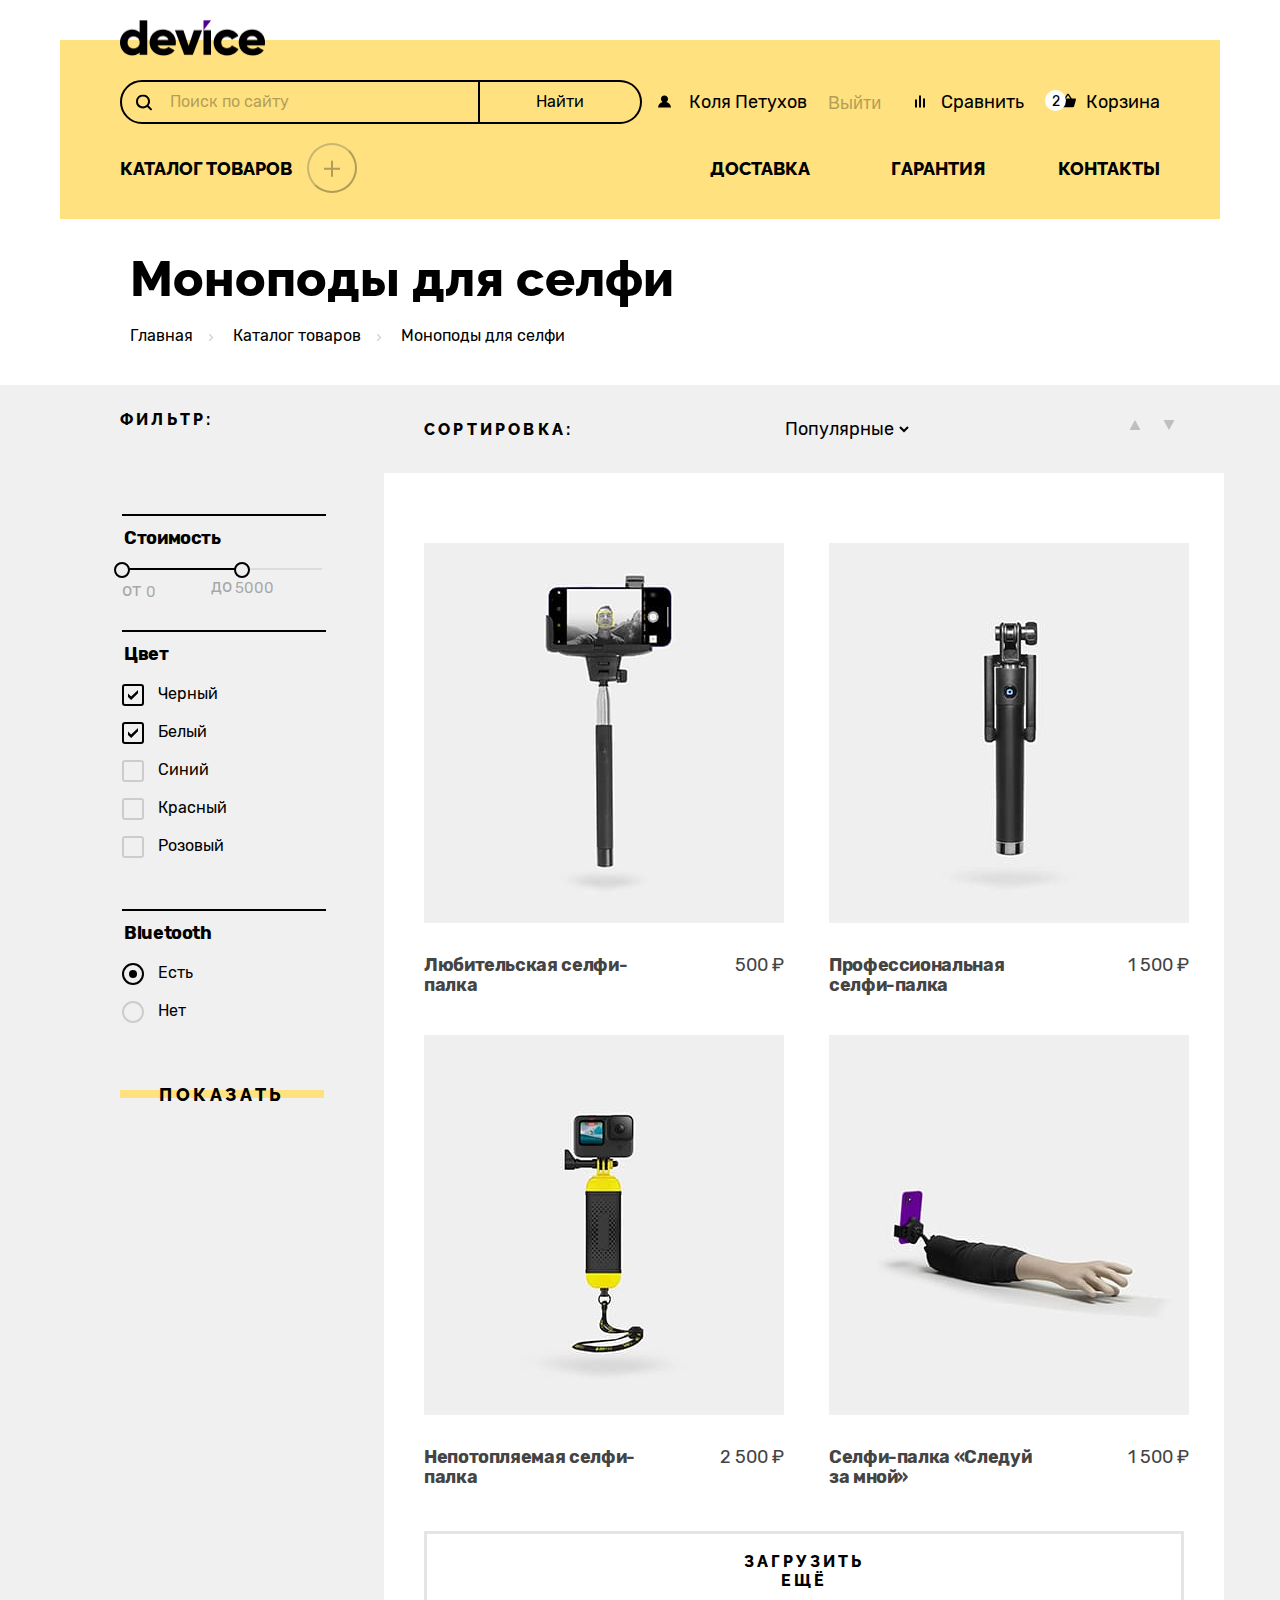
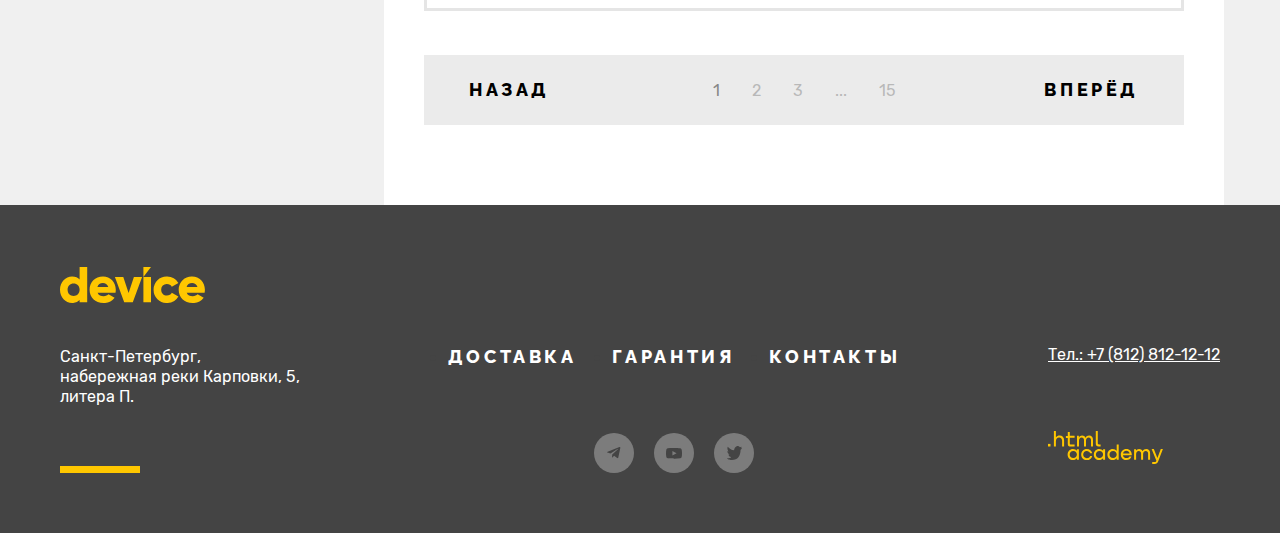
<file: 9/catalog.html>
<!DOCTYPE html>
<html lang="ru">

<head>
  <meta charset="utf-8">
  <title>Девайс: Каталог</title>
  <link rel="icon" type="image/x-icon" href="images/favicon.png">
  <link rel="stylesheet" href="styles/styles.css">
  <base href="https://htmlacademy-htmlcss.github.io/2118329-device-34/9/">
</head>

<body>
  <header class="page-header catalogue-header">
    <a class="logo-link" href="index.html">
      <img class="header-logo" src="images/logos/header-logo.png" height="36" width="145" alt="Логотип 'Девайс'">
    </a>
    <div class="header-general-buttons">
      <ul class="header-user-buttons">
        <li class="header-button-area">
          <form class="header-search-form" action="https://echo.htmlacademy.ru" method="get">
            <label class="visually-hidden" for="header-search-field">Найти</label>
            <input id="header-search-field" class="header-search-space" type="search" name="search-form"
              placeholder="Поиск по сайту">
            <button class="header-search-button" type="submit">Найти</button>
          </form>
        </li>
        <li class="header-button-area profile-logged-in">
          <a class="header-button" href="#">
            <svg class="profile-icon" width="15" height="13" fill="none" xmlns="http://www.w3.org/2000/svg">
              <g clip-path="url(#a)"><path d="M1 12.4h13a6.3 6.3 0 0 0-4.7-5.5c1-.6 1.7-1.7 1.7-3C11 1.9 9.4.4 7.5.4A3.5 3.5 0 0 0 4 3.9c0
                1.3.7 2.4 1.7 3A6.3 6.3 0 0 0 1 12.4Z" fill="#000"/>
              </g>
              <defs><clipPath id="a"><path fill="#fff" transform="translate(0 .4)" d="M0 0h15v12H0z"/></clipPath>
              </defs>
            </svg>
            Войти
          </a>
        </li>
        <li class="header-button-area">
          <a class="header-button" href="#">
            <svg class="profile-icon" width="15" height="13" fill="none" xmlns="http://www.w3.org/2000/svg">
              <g clip-path="url(#a)"><path d="M1 12.4h13a6.3 6.3 0 0 0-4.7-5.5c1-.6 1.7-1.7 1.7-3C11 1.9 9.4.4 7.5.4A3.5 3.5 0 0 0 4 3.9c0
                1.3.7 2.4 1.7 3A6.3 6.3 0 0 0 1 12.4Z" fill="#000"/>
              </g>
              <defs><clipPath id="a"><path fill="#fff" transform="translate(0 .4)" d="M0 0h15v12H0z"/></clipPath>
              </defs>
            </svg>
            Коля Петухов
          </a>
        </li>
        <li class="header-button-area">
          <button class="header-button log-out-button">Выйти</button>
        </li>
      </ul>
      <ul class="header-cart-buttons">
        <li class="cart-button-area">
          <a class="header-button" href="#">
            <svg class="compare-icon" width="10" height="13" fill="none" xmlns="http://www.w3.org/2000/svg">
              <g clip-path="url(#a)" fill="#000"><path d="M6 .4H4v12h2V.4ZM2 4.4H0v8h2v-8ZM10 3.4H8v9h2v-9Z"/>
              </g>
              <defs><clipPath id="a"><path fill="#fff" transform="translate(0 .4)" d="M0 0h10v12H0z"/></clipPath></defs>
            </svg>
            Сравнить
          </a>
        </li>
        <li class="cart-button-area">
          <a class="header-button" href="#">
            <span class="items-number"></span>
            <img class="cart-icon" src="images/header-icons/header-cart-icon.svg" alt="Иконка 'Корзина'">
            Корзина
          </a>
          <div class="cart-popover popover-closed">
            <ul class="popover-items-list">
              <li class="popover-cart-item">
                <a class="popover-item-link" href="#">
                  <img class="popover-image" src="images/cart-popover-item-one.jpg" alt="Любительская селфи-палка">
                  <p class="cart-item-title">Любительская селфи-палка</p>
                </a>
                <button class="delete-button"><span class="visually-hidden">Удалить</span></button>
              </li>
              <li class="popover-cart-item">
                <a class="popover-item-link" href="#">
                  <img class="popover-image" src="images/cart-popover-item-two.jpg" alt="Профессиональная селфи-палка">
                  <p class="cart-item-title">Профессиональная селфи-палка</p>
                </a>
                  <button class="delete-button"><span class="visually-hidden">Удалить</span></button>
              </li>
            </ul>
            <div class="totals">
              <p class="totals-text">Товаров: 2</p>
              <p class="totals-text">Сумма: 2000 ₽</p>
            </div>
            <a class="popover-button" href="#">Открыть корзину</a>
          </div>
        </li>
      </ul>
    </div>
    <nav class="navigation">
      <ul class="navigation-list">
        <li class="navigation-field">
          <a class="navigation-item" href="#">Каталог товаров
            <input class="navigation-button navigation-button-open" type="button" name="Expand catalogue">
          </a>
          <div class="catalogue-popover-wrapper popover-closed">
            <ul class="navigation-catalogue-categories">
              <li>
                <ul class="categories-list">
                  <li>
                    <a class="navigation-catalogue-item" href="#">Виртуальная реальность</a>
                  </li>
                  <li>
                    <a class="navigation-catalogue-item" href="#">Моноподы для селфи</a>
                  </li>
                  <li>
                    <a class="navigation-catalogue-item" href="#">Экшн-камеры</a>
                  </li>
                </ul>
              </li>
              <li>
                <ul class="categories-list">
                  <li>
                    <a class="navigation-catalogue-item" href="#">Фитнес-браслеты</a>
                  </li>
                  <li>
                    <a class="navigation-catalogue-item" href="#">Умные часы</a>
                  </li>
                </ul>
              </li>
              <li>
                <ul class="categories-list">
                  <li>
                    <a class="navigation-catalogue-item" href="#">Квадрокоптеры</a>
                  </li>
                </ul>
              </li>
            </ul>
          </div>
        </li>
        <li class="navigation-field">
          <a class="navigation-item" href="#">Доставка</a>
        </li>
        <li class="navigation-field">
          <a class="navigation-item" href="#">Гарантия</a>
        </li>
        <li class="navigation-field">
          <a class="navigation-item" href="#">Контакты</a>
        </li>
      </ul>
    </nav>
  </header>
  <main class="main-wrapper">
    <header class="inner-header">
      <h1 class="catalogue-page-heading">Моноподы для селфи</h1>
      <ul class="breadcrumbs">
        <li class="breadcrumbs-item">
          <a class="breadcrumbs-link" href="index.html">Главная</a>
        </li>
        <li class="breadcrumbs-item">
          <a class="breadcrumbs-link" href="#">Каталог товаров</a>
        </li>
        <li class="breadcrumbs-item">
          <a class="breadcrumbs-link" href="#">Моноподы для селфи</a>
        </li>
      </ul>
    </header>
    <div class="main-catalogue-wrapper">
      <div class="main-catalogue">
        <section class="catalog-filters">
          <h2 class="filter-title">Фильтр:</h2>
          <form class="catalog-filter" action="https://echo.htmlacademy.ru/" method="get">
            <fieldset class="catalog-filter-group">
              <legend class="catalog-filter-title">Стоимость</legend>
              <div class="range-scale">
                <div class="range-bar">
                  <button class="range-toggle toggle-min">
                    <span class="visually-hidden">Изменить минимальную цену.</span>
                  </button>
                  <label class="catalog-filter-label">
                    от <input class="range-input" type="number" value="0" name="min-price">
                  </label>
                  <button class="range-toggle toggle-max">
                    <span class="visually-hidden">Изменить максимальную цену.</span>
                  </button>
                  <label class="catalog-filter-label">
                    до <input class="range-input" type="number" value="5000" name="min-price">
                  </label>
                </div>
              </div>
            </fieldset>
            <fieldset class="catalog-filter-group">
              <legend class="catalog-filter-title">Цвет</legend>
              <ul class="catalog-filter-list">
                <li class="catalog-filter-item">
                  <label class="control">
                    <input class="control-input visually-hidden" type="checkbox" name="color-black" checked>
                    <span class="control-mark"></span>
                    Черный
                  </label>
                </li>
                <li class="catalog-filter-item">
                  <label class="control">
                    <input class="control-input visually-hidden" type="checkbox" name="color-white" checked>
                    <span class="control-mark"></span>
                    Белый
                  </label>
                </li>
                <li class="catalog-filter-item">
                  <label class="control">
                    <input class="control-input visually-hidden" type="checkbox" name="color-navy">
                    <span class="control-mark"></span>
                    Синий
                  </label>
                </li>
                <li class="catalog-filter-item">
                  <label class="control">
                    <input class="control-input visually-hidden" type="checkbox" name="color-red">
                    <span class="control-mark"></span>
                    Красный
                  </label>
                </li>
                <li class="catalog-filter-item">
                  <label class="control">
                    <input class="control-input visually-hidden" type="checkbox" name="color-pink">
                    <span class="control-mark"></span>
                    Розовый
                  </label>
                </li>
              </ul>
            </fieldset>
            <fieldset class="catalog-filter-group">
              <legend class="catalog-filter-title">Bluetooth</legend>
              <ul class="catalog-filter-list">
                <li class="catalog-filter-item">
                  <label class="control">
                    <input class="control-input visually-hidden" type="radio" name="if-bluetooth" value="yes" checked>
                    <span class="control-mark"></span>
                    Есть
                  </label>
                </li>
                <li class="catalog-filter-item">
                  <label class="control">
                    <input class="control-input visually-hidden" type="radio" name="if-bluetooth" value="no">
                    <span class="control-mark"></span>
                    Нет
                  </label>
                </li>
              </ul>
            </fieldset>
            <button class="main-page-button" type="submit">Показать</button>
          </form>
        </section>
        <section>
          <div class="items-filter">
            <p class="filter-title">сортировка:</p>
            <select class="select-control" aria-label="Сортировка">
              <option value="popular">Популярные</option>
              <option value="cheap">Дешёвые</option>
              <option value="expensive">Дорогие</option>
            </select>
            <div class="filter-buttons">
              <button class="filter-button filter-up"></button>
              <button class="filter-button filter-down"></button>
            </div>
          </div>
          <div class="item-cards">
            <ul class="product-list">
              <li class="product-card">
                <a class="product-card-link" href="#">
                  <img class="product-card-image" src="images/product-images/amateur-selfie-stick.jpg" height="380"
                    width="360" alt="Любительская селфи-палка">
                  <svg class="new-mark new-hidden" width="60" height="60" viewBox="0 0 60 60" fill="none" xmlns="http://www.w3.org/2000/svg">
                    <circle cx="30" cy="30" r="29" stroke="#000" stroke-opacity=".6" stroke-width="2"/>
                    <path d="M13.6 28.3V34h-2.3V24H13l4.6 6v-6H20v10H18l-4.5-5.7Zm18 3.7v2h-7V24h7v2H27v2h4V30h-4v2h4.7Zm7.5-8h2.2l1 3.3 1-3.2h2.2l-1.7
                    4.6 1 2.6 2.5-7.2h2.5L45.9 34h-2l-1.6-3.9-1.6 3.9h-2l-3.9-10h2.5l2.5 7.3 1-2.6-1.7-4.6Z" fill="#000" fill-opacity=".6"/>
                  </svg>
                  <a class="main-page-button" href="#">Подробнее</a>
                  <h3 class="product-card-title">Любительская селфи-палка</h3>
                  <p class="product-card-price">500 ₽</p>
                </a>
              </li>
              <li class="product-card">
                <a class="product-card-link" href="#">
                  <img class="product-card-image" src="images/product-images/professional-selfie-stick.jpg" height="380"
                    width="360" alt="Профессиональная селфи-палка">
                  <svg class="new-mark new-hidden" width="60" height="60" viewBox="0 0 60 60" fill="none" xmlns="http://www.w3.org/2000/svg">
                    <circle cx="30" cy="30" r="29" stroke="#000" stroke-opacity=".6" stroke-width="2"/>
                    <path d="M13.6 28.3V34h-2.3V24H13l4.6 6v-6H20v10H18l-4.5-5.7Zm18 3.7v2h-7V24h7v2H27v2h4V30h-4v2h4.7Zm7.5-8h2.2l1 3.3 1-3.2h2.2l-1.7
                    4.6 1 2.6 2.5-7.2h2.5L45.9 34h-2l-1.6-3.9-1.6 3.9h-2l-3.9-10h2.5l2.5 7.3 1-2.6-1.7-4.6Z" fill="#000" fill-opacity=".6"/>
                  </svg>
                  <a class="main-page-button" href="#">Подробнее</a>
                  <h3 class="product-card-title">Профессиональная селфи-палка</h3>
                  <p class="product-card-price">1 500 ₽</p>
                </a>
              </li>
              <li class="product-card">
                <a class="product-card-link" href="#">
                  <img class="product-card-image" src="images/product-images/underwater-selfie-stick.jpg" height="380"
                    width="360" alt="Непотопляемая селфи-палка">
                  <svg class="new-mark new-hidden" width="60" height="60" viewBox="0 0 60 60" fill="none" xmlns="http://www.w3.org/2000/svg">
                    <circle cx="30" cy="30" r="29" stroke="#000" stroke-opacity=".6" stroke-width="2"/>
                    <path d="M13.6 28.3V34h-2.3V24H13l4.6 6v-6H20v10H18l-4.5-5.7Zm18 3.7v2h-7V24h7v2H27v2h4V30h-4v2h4.7Zm7.5-8h2.2l1 3.3 1-3.2h2.2l-1.7
                    4.6 1 2.6 2.5-7.2h2.5L45.9 34h-2l-1.6-3.9-1.6 3.9h-2l-3.9-10h2.5l2.5 7.3 1-2.6-1.7-4.6Z" fill="#000" fill-opacity=".6"/>
                  </svg>
                  <a class="main-page-button" href="#">Подробнее</a>
                  <h3 class="product-card-title">Непотопляемая селфи-палка</h3>
                  <p class="product-card-price">2 500 ₽</p>
                </a>
              </li>
              <li class="product-card">
                <a class="product-card-link" href="#">
                  <img class="product-card-image" src="images/product-images/follow-me-selfie-stick.jpg" height="380"
                    width="360" alt="Селфи-палка «Следуй за мной»">
                  <svg class="new-mark new-hidden" width="60" height="60" viewBox="0 0 60 60" fill="none" xmlns="http://www.w3.org/2000/svg">
                    <circle cx="30" cy="30" r="29" stroke="#000" stroke-opacity=".6" stroke-width="2"/>
                    <path d="M13.6 28.3V34h-2.3V24H13l4.6 6v-6H20v10H18l-4.5-5.7Zm18 3.7v2h-7V24h7v2H27v2h4V30h-4v2h4.7Zm7.5-8h2.2l1 3.3 1-3.2h2.2l-1.7
                    4.6 1 2.6 2.5-7.2h2.5L45.9 34h-2l-1.6-3.9-1.6 3.9h-2l-3.9-10h2.5l2.5 7.3 1-2.6-1.7-4.6Z" fill="#000" fill-opacity=".6"/>
                  </svg>
                  <a class="main-page-button" href="#">Подробнее</a>
                  <h3 class="product-card-title">Селфи-палка «Следуй за мной»</h3>
                  <p class="product-card-price">1 500 ₽</p>
                </a>
              </li>
            </ul>
            <button class="pagination-show-more" type="button">Загрузить ещё</button>
            <ul class="pagination">
              <li class="pagination-item">
                <a class="pagination-move" href="#">
                  <span class="pagination-button">Назад</span>
                </a>
              </li>
              <li class="pagination-item">
                <ul class="pagination-pages">
                  <li class="pagination-number">
                    <a class="pagination-link pagination-current" href="#">1</a>
                  </li>
                  <li class="pagination-number">
                    <a class="pagination-link" href="#">2</a>
                  </li>
                  <li class="pagination-number">
                    <a class="pagination-link" href="#">3</a>
                  </li>
                  <li class="pagination-number">
                    <a class="pagination-link" href="#">...</a>
                  </li>
                  <li class="pagination-number">
                    <a class="pagination-link" href="#">15</a>
                  </li>
                </ul>
              </li>
              <li class="pagination-item">
                <a class="pagination-move" href="#">
                  <span class="pagination-button">Вперёд</span>
                </a>
              </li>
            </ul>
          </div>
        </section>
      </div>
    </div>
  </main>
  <footer class="page-footer">
    <div class="footer-wrapper">
      <div class="footer-left-column">
        <a class="logo-link" href="index.html">
          <img class="footer-logo" src="images/logos/footer-logo.svg" height="36" width="145" alt="Логотип 'Девайс'">
        </a>
        <address class="footer-address">
          <p class="footer-address-text">Санкт-Петербург, набережная реки Карповки, 5, литера П.</p>
        </address>
      </div>
      <div class="footer-central-column">
        <ul class="footer-navigation">
          <li>
            <a class="footer-navigation-item" href="#">Доставка</a>
          </li>
          <li>
            <a class="footer-navigation-item" href="#">Гарантия</a>
          </li>
          <li>
            <a class="footer-navigation-item" href="#">Контакты</a>
          </li>
        </ul>
        <ul class="socials">
          <li>
            <a class="socials-link telegram-icon" href="https://t.me/htmlacademy">
              <span class="visually-hidden">
                Telegram
              </span>
            </a>
          </li>
          <li>
            <a class="socials-link youtube-icon" href="https://www.youtube.com/user/htmlacademyru">
              <span class="visually-hidden">
                YouTube
              </span>
            </a>
          </li>
          <li>
            <a class="socials-link twitter-icon" href="https://twitter.com/htmlacademy_ru">
              <span class="visually-hidden">
                Twitter
              </span>
            </a>
          </li>
        </ul>
      </div>
      <div class="footer-right-column">
        <a class="footer-phone" href="tel:+78128121212">Тел.: +7 (812) 812-12-12</a>
        <a class="html-academy-link" href="https://htmlacademy.ru/">
            <svg class="html-academy-logo" width="115" height="33" viewBox="0 0 115 33" fill="currentColor" xmlns="http://www.w3.org/2000/svg">
              <path d="M0 12.9V15.5H2.5V12.9H0Z"/>
              <path d="M11.6 4.5C10 4.5 8.8 5.2 8 6.2H7.9V0H5.9V15.5H7.9V10.2C7.9 8.1 9.2 6.6 11.2 6.6C13 6.6 14.1 8 14.1 9.8V15.5H16.1V9.4C16.2 6.4 14.3 4.5 11.6 4.5Z"/>
              <path d="M26.6 4.8H21.8V1.1H19.8V4.9H17.9V6.9H19.8V12.9C19.8 14.6 20.8 15.6 22.5 15.6H26.6V13.6H22.9C22.2 13.6 21.8 13.2 21.8 12.5V6.8H26.6V4.8Z"/>
              <path d="M41.1 4.6C39.5 4.6 38.2 5.4 37.6 6.7H37.5C36.9 5.5 35.7 4.6 34.1 4.6C32.7 4.6 31.6 5.4 31 6.4H30.9V4.8H29V15.4H31V10C31 8 32 6.5 33.6 6.5C35.1 6.5 36 7.5 36 9.1V15.4H38V9.8C38 7.4 39.4 6.5 40.6 6.5C42.1 6.5 43 7.5 43 9.1V15.4H45V8.9C45.1 6.4 43.6 4.6 41.1 4.6Z"/>
              <path d="M47.8 12.7C47.8 14.4 48.8 15.4 50.6 15.4H52.6V13.4H50.9C50.2 13.4 49.8 13 49.8 12.3V0H47.8V12.7Z"/>
              <path d="M28.9 19.7C28 18.6 26.7 17.9 25 17.9C21.9 17.9 19.6 20.2 19.6 23.5C19.6 26.8 21.9 29.1 25 29.1C26.8 29.1 28 28.3 28.8 27.2H28.9V28.8H30.9V18.2H28.9V19.7ZM25.3 27.1C23.1 27.1 21.7 25.5 21.7 23.5C21.7 21.5 23.1 19.9 25.3 19.9C27.5 19.9 28.9 21.5 28.9 23.5C28.9 25.4 27.5 27.1 25.3 27.1Z"/>
              <path d="M44.2 22C43.7 19.6 41.6 17.9 38.8 17.9C35.4 17.9 33.2 20.4 33.2 23.5C33.2 26.6 35.4 29.1 38.8 29.1C41.6 29.1 43.7 27.3 44.2 24.9H42.1C41.7 26.2 40.4 27.2 38.8 27.2C36.6 27.2 35.2 25.6 35.2 23.6C35.2 21.6 36.6 20 38.8 20C40.4 20 41.6 21 42.1 22.2H44.2V22Z"/>
              <path d="M55.1 19.7C54.2 18.6 52.9 17.9 51.2 17.9C48.1 17.9 45.8 20.2 45.8 23.5C45.8 26.8 48.1 29.1 51.2 29.1C53 29.1 54.2 28.3 55 27.2H55.1V28.8H57.1V18.2H55.1V19.7ZM51.5 27.1C49.3 27.1 47.9 25.5 47.9 23.5C47.9 21.5 49.3 19.9 51.5 19.9C53.7 19.9 55.1 21.5 55.1 23.5C55.1 25.4 53.6 27.1 51.5 27.1Z"/>
              <path d="M68.7 19.8C67.8 18.7 66.5 17.9 64.8 17.9C61.7 17.9 59.4 20.2 59.4 23.5C59.4 26.8 61.6 29.1 64.8 29.1C66.5 29.1 67.8 28.3 68.6 27.3H68.7V28.8H70.7V13.4H68.7V19.8ZM65.1 27.1C62.9 27.1 61.5 25.5 61.5 23.5C61.5 21.5 62.9 19.9 65.1 19.9C67.3 19.9 68.7 21.5 68.7 23.5C68.6 25.5 67.2 27.1 65.1 27.1Z"/>
              <path d="M78.3 17.9C75 17.9 72.8 20.4 72.8 23.5C72.8 26.5 74.9 29.1 78.3 29.1C80.8 29.1 82.8 27.8 83.5 25.5H81.4C80.9 26.5 79.8 27.1 78.4 27.1C76.5 27.1 75.1 25.8 75 24.2H83.8C84 20.6 81.8 17.9 78.3 17.9ZM78.3 19.8C80 19.8 81.3 20.8 81.6 22.4H75.1C75.4 20.9 76.6 19.8 78.3 19.8Z"/>
              <path d="M98.2 17.9C96.6 17.9 95.3 18.7 94.6 19.9H94.5C93.9 18.7 92.7 17.9 91.1 17.9C89.7 17.9 88.6 18.6 88 19.7V18.2H86.1V28.8H88.1V23.4C88.1 21.4 89.1 20 90.7 19.9C92.2 19.9 93.1 20.9 93.1 22.5V28.8H95.1V23.2C95.1 20.8 96.5 19.9 97.7 19.9C99.2 19.9 100.1 20.9 100.1 22.5V28.8H102.1V22.3C102.2 19.7 100.7 17.9 98.2 17.9Z"/>
              <path d="M109.4 27L105.8 18.1H103.6L108.4 29.7C108.1 30.6 107.7 30.9 106.7 30.9H104.2V32.9H106.7C108.5 32.9 109.5 32.1 110.2 30.3L114.9 18.1H112.8L109.4 27Z"/>
            </svg>
          </a>
      </div>
    </div>
  </footer>
</body>

<div class="modal-cover modal-hidden">
  <form class="delivery-form" action="https://echo.htmlacademy.ru/" method="post">
    <fieldset class="delivery-fieldset">
      <h2 class="delivery-form-title">Доставка под заказ</h2>
      <button class="delivery-form-close"><span class="visually-hidden">Закрыть</span></button>
        <p class="delivery-form-field">
          <label class="delivery-form-field-name" for="name-field">Ваше имя:</label>
          <input class="delivery-form-input modal-name" id="name-field" type="text" name="buyer-name" placeholder="Введите имя">
        </p>
        <p class="delivery-form-field">
          <label class="delivery-form-field-name" for="email-field">Ваш e-mail:</label>
          <input class="delivery-form-input modal-email" id="email-field" type="email" name="buyer-email" placeholder="Введите email">
          <span class="email-comment">Забавный у вас адрес</span>
        </p>
        <p class="delivery-form-field">
          <label class="delivery-form-field-name" for="description-field">Что нужно привезти:</label>
          <input class="delivery-form-input modal-description" id="description-field" type="text" name="delivery-description" placeholder="В свободной форме">
        </p>
        <div class="delivery-form-field">
          <label class="delivery-form-field-name" for="quantity-field">Количество: </label>
          <span class="modal-tooltip"></span>
          <span class="tooltip-field">
            Постараемся найти, сколько нужно. Привезём сколько получится по требованиям
            к провозу багажа.
          </span>
          <div class="quantity-counter">
            <button class="quantity-button quantity-less"><span class="visually-hidden">Меньше</span></button>
            <input class="delivery-form-input modal-quantity" id="quantity-field" type="number" name="delivery-quantity" value="1" required>
            <button class="quantity-button quantity-more"><span class="visually-hidden">Больше</span></button>
          </div>
        </div>
      <button class="main-page-button" type="submit">Отправить</button>
    </fieldset>
  </form>
</div>

</html>
</file>
<file: styles/styles.css>
@font-face {
  font-family: "Rubik";
  font-style: normal;
  font-weight: 400;
  src: url("../fonts/rubik/rubik-400.woff2") format("woff2");
  font-display: swap;
}

@font-face {
  font-family: "Rubik";
  font-style: normal;
  font-weight: 700;
  src: url("../fonts/rubik/rubik-700.woff2") format("woff2");
  font-display: swap;
}

@font-face {
  font-family: "Raleway";
  font-style: normal;
  font-weight: 800;
  src: url("../fonts/raleway/raleway-800.woff2") format("woff2");
  font-display: swap;
}

html {
  height: 100%;
}

body {
  display: flex;
  flex-direction: column;
  min-height: 100%;
  min-width: 1440px;
  width: 100%;
  margin: 0 auto;
  font-family: "Rubik", sans-serif;
  font-size: 18px;
  line-height: 30px;
  color: #444444;
  background-color: #ffffff;
}

.visually-hidden {
  position: absolute;
  width: 1px;
  height: 1px;
  margin: -1px;
  padding: 0;
  border: 0;
  clip: rect(0 0 0 0);
  overflow: hidden;
}

.main-wrapper {
  position: relative;
  flex-grow: 1;
}

.main-page-button,
.pagination-button {
  font-family: "Raleway", sans-serif;
  font-size: 18px;
  line-height: 21px;
  text-align: center;
  letter-spacing: 0.2em;
  text-transform: uppercase;
  text-decoration: none;
  color: #000000;
}

.main-page-button {
  display: block;
  padding: 10px 5px;
  min-width: 160px;
  position: relative;
  z-index: 1;
  border: none;
  background-color: transparent;
}

.main-page-button::before {
  position: absolute;
  content: "";
  top: 40%;
  left: 0;
  height: 8px;
  width: 98%;
  background-color: #ffe17f;
  z-index: -1;
}

.main-page-button:hover {
  background-color: #ffe17f;
}

.main-page-button:focus-visible {
  outline: 2px solid #af4fff;
}

.main-page-button:active {
  background-color: #ffcc33;
}

.main-page-button:active::before {
  background-color: #ffcc33;
}

.main-page-button:disabled {
  opacity: 0.3;
}

.page-header {
  position: relative;
  width: 1160px;
  margin: 0 auto;
  margin-top: 40px;
  background-color: #ffe17f;
}

.catalogue-header {
  margin-bottom: 35px;
}

.logo-link {
  display: inline-block;
}

.page-footer .logo-link {
  margin-bottom: 26px;
}

.logo-link:focus-visible {
  outline: 2px solid #af4fff;
}

.page-header .logo-link {
  position: absolute;
  left: 60px;
  top: -20px;
}

.header-logo:hover,
.footer-logo:hover {
  opacity: 0.6;
}

.header-logo:active,
.footer-logo:active {
  opacity: 0.3;
}

.header-button,
.profile-link {
  display: block;
  color: #000000;
  text-decoration: none;
}

.header-button {
  max-width: 160px;
}

.header-button:focus-visible {
  outline: 2px solid #af4fff;
}

.header-button:hover {
  opacity: 0.6;
}

.header-button:active {
  opacity: 0.3;
}

.header-general-buttons {
  display: flex;
  margin-left: 60px;
  margin-bottom: 40px;
}

.header-user-buttons {
  display: flex;
  flex-wrap: wrap;
  align-items: center;
  max-width: 790px;
  margin: 0;
  padding: 0;
  margin-top: 44px;
  list-style-type: none;
}

.header-button-area {
  display: inline-block;
  position: relative;
  margin-right: 25px;
}

.header-button-area:first-child {
  margin-right: 25px;
}

.header-button-area:last-child {
  margin: 0;
}

.header-search-form {
  display: flex;
}

.header-search-button {
  max-width: 200px;
  padding: 9px 54px;
  border: 2px solid #000000;
  border-left: none;
  border-radius: 0 50px 50px 0;
  background-color: transparent;
  font-family: inherit;
  font-size: 16px;
  line-height: 20px;
  cursor: pointer;
}

.header-search-button:hover {
  background-color: #000000;
  color: #ffffff;
}

.header-search-button:focus-visible {
  outline: 2px solid #af4fff;
}

.header-search-button:active {
  opacity: 0.3;
}

.header-search-button:disabled {
  opacity: 0.3;
}

.profile-icon {
  margin-right: 7px;
}

.header-search-space {
  position: relative;
  width: 360px;
  padding-left: 48px;
  border: 2px solid #000000;
  border-radius: 50px 0 0 50px;
  background-color: transparent;
  background-image: url("../images/header-icons/header-search-icon.svg");
  background-repeat: no-repeat;
  background-position: center left 14px;
  font-family: inherit;
  font-size: 16px;
  line-height: 20px;
  color: #000000;
  appearance: none;
}

.header-search-space::placeholder {
  font-family: inherit;
  font-size: 16px;
  line-height: 20px;
  color: #000000;
  opacity: 0.3;
}

.header-search-space:focus-within {
  outline: 2px solid #af4fff;
}

.header-search-space:disabled {
  opacity: 0.3;
}

.profile-logged-out,
.profile-logged-in {
  display: none;
}

.log-out-button {
  border: none;
  background-color: transparent;
  opacity: 0.3;
  font-size: 18px;
  line-height: 30px;
}

.header-cart-buttons {
  display: flex;
  flex-wrap: wrap;
  align-items: center;
  max-width: 300px;
  margin: 44px 60px 0 auto;
  padding: 0;
  list-style-type: none;
}

.cart-button-area {
  max-width: 120px;
  position: relative;
}

.compare-icon {
  margin-right: 6px;
}

.cart-icon {
  margin-right: 6px;
  position: relative;
  overflow: visible;
}

.cart-button-area:not(:last-child) {
  margin-right: 36px;
}

.items-number {
  position: absolute;
  top: 4px;
  left: -16px;
  display: inline-block;
  background-color: #ffffff;
  border-radius: 50%;
  width: 21px;
  height: 21px;
  z-index: 1;
}

.items-number::before {
  content: "2";
  font-size: 14px;
  line-height: 17px;
  position: absolute;
  top: 3px;
  left: 7px;
}

.cart-popover {
  position: absolute;
  top: 36px;
  left: -141px;
  width: 320px;
  min-height: 300px;
  background-color: #000000;
  z-index: 1;
}

.popover-items-list {
  padding: 20px 20px 0 20px;
  list-style-type: none;
  position: relative;
}

.popover-items-list::before {
  content: url("../images/popover-arrow.svg");
  position: absolute;
  top: -11px;
  left: 47%;
}

.popover-cart-item {
  display: flex;
  align-items: flex-start;
  padding-bottom: 20px;
  margin-bottom: 20px;
}

.popover-cart-item:last-child {
  margin-bottom: 0;
}

.popover-item-link {
  text-decoration: none;
  display: flex;
}

.popover-item-link:hover {
  opacity: 0.6;
}

.popover-item-link:focus-visible {
  outline: 2px solid #af4fff;
}

.popover-item-link:active {
  opacity: 0.3;
}

.popover-image {
  align-self: flex-start;
  margin-right: 23px;
}

.cart-item-title {
  max-width: 150px;
  margin: 0;
  color: #ffffff;
  font-size: 16px;
  line-height: 20px;
}

.delete-button {
  border: none;
  background-color: transparent;
  width: 10px;
  height: 10px;
  margin-left: auto;
  background-image: url(../images/popover-delete-button.svg);
  background-repeat: no-repeat;
  background-position: center;
  cursor: pointer;
}

.delete-button:hover {
  opacity: 0.6;
}

.delete-button:focus-visible {
  outline: 2px solid #af4fff;
}

.delete-button:active {
  opacity: 0.3;
}

.totals {
  display: flex;
  justify-content: space-between;
  padding-left: 20px;
  padding-right: 20px;
  margin-bottom: 22px;
  background-color: #1a1a1a;
  color: #ffffff;
  font-size: 16px;
  line-height: 20px;
}

.totals-text {
  margin: 0;
  margin-top: 11px;
  margin-bottom: 11px;
  min-width: 100px;
}

.popover-button {
  display: block;
  padding: 14.5px 23px;
  margin: 20px;
  min-height: 20px;
  background-color: #ffffff;
  color: #000000;
  text-transform: uppercase;
  text-decoration: none;
  font-family: "Raleway", sans-serif;
  font-weight: 800;
  font-size: 18px;
  line-height: 21px;
  letter-spacing: 0.2em;
}

.popover-button:hover {
  background-color: #ffe17f;
}

.popover-button:focus-visible {
  outline: 2px solid #af4fff;
}

.popover-button:active {
  opacity: 0.3;
}

.popover-button:disabled {
  opacity: 0.3;
}

.navigation-list {
  display: flex;
  flex-wrap: wrap;
  margin: 0 60px 31px;
  padding: 0;
  list-style-type: none;
}

.index-navigation {
  margin-bottom: 15px;
}

.navigation-button {
  position: absolute;
  top: -10px;
  left: 243px;
  border-radius: 50%;
  border: 2px solid #000000;
  width: 50px;
  height: 50px;
  background-color: transparent;
  opacity: 0.3;
  cursor: pointer;
}

.navigation-button:hover,
.navigation-button:active {
  opacity: 1;
}

.navigation-button-open {
  background-image: url("../images/header-icons/header-expand-button.svg");
  background-repeat: no-repeat;
  background-position: center;
}

.navigation-button-close {
  background-image: url("../images/header-icons/header-collapse-button.svg");
  background-repeat: no-repeat;
  background-position: center;
}

.navigation-field {
  position: relative;
  width: 127px;
}

.navigation-field:not(:first-child, :last-child) {
  margin-right: 47px;
}

.navigation-field:nth-child(2) {
  margin-right: 44px;
}

.navigation-field:not(:first-child) {
  text-align: right;
}

.navigation-item {
  position: relative;
  padding-bottom: 8px;
  border-bottom: 2px solid transparent;
  font-family: "Raleway", sans-serif;
  line-height: 21.13px;
  text-align: center;
  text-transform: uppercase;
  color: #000000;
  text-decoration: none;
  letter-spacing: 0.2em;
}

.navigation-item:hover {
  opacity: 0.6;
}

.navigation-item:focus-visible {
  outline: 2px solid #af4fff;
}

.navigation-item:active {
  opacity: 0.3;
}

.navigation-item-active {
  border-bottom: 2px solid #000000;
}

.navigation-field:first-child {
  min-width: 295px;
  padding: 0;
  flex-grow: 1;
}

.navigation-item + .navigation-item {
  padding: 45px;
}

.catalogue-popover-wrapper {
  display: none;
  position: absolute;
  top: 48px;
  left: -60px;
  padding-left: 60px;
  width: 1100px;
  min-height: 154px;
  z-index: 1;
  background-color: #ffe17f;
}

.navigation-field:first-child:hover .catalogue-popover-wrapper,
.navigation-field:first-child:focus-within .catalogue-popover-wrapper {
  display: block;
}

.popover-closed {
  display: none;
}

.popover-open {
  display: block;
}

.navigation-item:first-child:focus .popover-closed {
  display: block;
}

.navigation-catalogue-categories {
  display: grid;
  grid-template-columns: 250px 210px 210px;
  list-style-type: none;
  padding: 0;
  min-width: 600px;
}

.categories-list {
  list-style-type: none;
  padding: 0;
}

.navigation-catalogue-categories > li:not(:first-child) {
  margin-left: 3px;
}

.navigation-catalogue-categories li {
  flex-grow: 0;
}

.navigation-catalogue-item {
  display: inline-block;
  margin-bottom: 11px;
  font-family: "Rubik", sans-serif;
  font-style: normal;
  font-weight: 400;
  font-size: 16px;
  line-height: 18px;
  text-align: left;
  text-transform: none;
  color: #000000;
  text-decoration: none;
}

.navigation-catalogue-item:hover {
  opacity: 0.6;
}

.navigation-catalogue-item:focus-visible {
  outline: 2px solid #af4fff;
}

.navigation-catalogue-item:active {
  opacity: 0.3;
}

.promo-slider {
  width: 1160px;
  margin: 0 auto 70px auto;
}

.slider-pagination {
  margin: 0;
  padding: 0;
  list-style-type: none;
  margin-bottom: 70px;
}

.slider-pagination-item {
  position: relative;
  display: grid;
  grid-template-columns: 560px 1fr;
  grid-template-rows: 100px 25px auto auto auto auto;
  column-gap: 40px;
}

.slider-item-number {
  grid-column: 1 / -1;
  grid-row: 1 / 3;
  margin: 0;
  padding-right: 50px;
  font-size: 180px;
  line-height: 85%;
  font-weight: 700;
  text-align: right;
  color: #ffffff;
  background-color: #ffe17f;
}

.slider-arrow {
  position: absolute;
  top: 190px;
  border: none;
  background-color: transparent;
  cursor: pointer;
  z-index: 1;
  width: 20px;
  height: 60px;
}

.slider-arrow:hover {
  opacity: 0.6;
}

.slider-arrow:focus-visible {
  outline: 2px solid #af4fff;
}

.slider-arrow:active {
  opacity: 0.3;
}

.slider-arrow:disabled {
  opacity: 0.1;
}

.slider-prev {
  background-image: url("../images/slider-arrow-left.svg");
  background-position: center;
  background-repeat: no-repeat;
  margin-right: auto;
  margin-left: 30px;
}

.slider-next {
  left: 540px;
  background-image: url("../images/slider-arrow-right.svg");
  background-position: center;
  background-repeat: no-repeat;
  margin-left: auto;
}

.stock-image {
  grid-column: 1 / 2;
  grid-row: 1 / -1;
  margin-top: -22px;
}

.slider-item-title,
.main-page-heading {
  font-family: "Raleway", sans-serif;
  font-size: 50px;
  line-height: 50px;
  color: #000000;
}

.slider-item-title {
  grid-column: 2 / -1;
  grid-row: 2 / 4;
  margin: 0;
  margin-bottom: -3px;
}

.slider-item-description {
  margin: 0;
  max-width: 560px;
  margin-bottom: 23px;
}

.slider-pagination-item .main-page-button {
  margin-right: auto;
  align-self: start;
  grid-column: 2 / 3;
  grid-row: 5 / 6;
  width: 212px;
}

.slider-navigation {
  display: flex;
  list-style-type: none;
  padding: 0;
  margin: 0;
  grid-column: 2 / 3;
  grid-row: 5 / 6;
  margin-left: auto;
  align-self: flex-start;
}

.slider-navigation-item {
  width: 12px;
  height: 12px;
  margin-top: 14px;
}

.slider-navigation-item:not(:last-child) {
  margin-right: 20px;
}

.slider-button {
  display: block;
  padding: 4px;
  border: 2px solid #000000;
  border-radius: 50%;
  background-color: transparent;
  cursor: pointer;
}

.slider-button:hover {
  opacity: 0.6;
}

.slider-button:focus-visible {
  outline: 2px solid #af4fff;
}

.slider-button:active {
  opacity: 0.3;
}

.slider-button:disabled {
  opacity: 0.1;
}

.slider-active {
  background-color: #000000;
}

.active-slide {
  display: grid;
}

.hidden-slide {
  display: none;
}

.slider-item-features {
  display: grid;
  grid-template-rows: 12px 18px;
  justify-content: start;
  column-gap: 22px;
  row-gap: 28px;
  max-width: 560px;
}

.slider-item-feature-name {
  grid-row: 2 / 3;
  font-size: 16px;
}

.slider-item-feature-value {
  grid-row: 1 / 2;
  margin: 0;
  margin-bottom: 12px;
  font-size: 36px;
  color: #000000;
}


.catalogue-categories {
  display: flex;
  flex-wrap: wrap;
  width: 1162px;
  margin: 0 auto;
  margin-bottom: 184px;
  padding: 0;
  list-style-type: none;
}

.catalogue-element:not(:nth-child(6)) {
  margin-right: 38px;
}

.catalogue-image {
  position: relative;
  margin-bottom: 32px;
}

.catalogue-image::before {
  content: "";
  position: absolute;
  top: 0;
  left: 0;
  z-index: -1;
  width: 160px;
  height: 160px;
  background-color: #ffe17f;
}

.catalogue-element:hover .catalogue-image {
  background-color: #ffcc33;
}

.catalogue-item:focus-visible {
  outline: 2px solid #af4fff;
}

.catalogue-element:active {
  opacity: 0.3;
}

.virtual-reality-image {
  background-image: url("../images/catalogue-icons/catalogue-virtual-reality.svg");
  width: 160px;
  height: 160px;
  background-position: center center;
  background-repeat: no-repeat;
}

.monopods-image {
  background-image: url("../images/catalogue-icons/catalogue-monopods.svg");
  width: 160px;
  height: 160px;
  background-position: center bottom;
  background-repeat: no-repeat;
}

.action-camera-image {
  background-image: url("../images/catalogue-icons/catalogue-action-cameras.svg");
  width: 160px;
  height: 160px;
  background-position: center center;
  background-repeat: no-repeat;
}

.fitness-bracelet-image {
  background-image: url("../images/catalogue-icons/catalogue-fitness-bracelets.svg");
  width: 160px;
  height: 160px;
  background-position: center center;
  background-repeat: no-repeat;
}

.smart-watch-image {
  background-image: url("../images/catalogue-icons/catalogue-smart-watches.svg");
  width: 160px;
  height: 160px;
  background-position: center center;
  background-repeat: no-repeat;
}

.quadrocopter-image {
  background-image: url("../images/catalogue-icons/catalogue-quadrocopters.svg");
  width: 160px;
  height: 160px;
  background-position: center center;
  background-repeat: no-repeat;
}

.catalogue-item {
  display: inline-block;
  width: 162px;
  font-family: "Raleway", sans-serif;
  font-size: 18px;
  line-height: 24px;
  text-decoration: none;
  color: #000000;
}

.advantages-wrapper {
  position: relative;
  width: 100%;
  background-color: #f0f0f0;
  margin-bottom: 69px;
}

.mailing-wrapper {
  width: 100%;
  background-color: #f0f0f0;
}

.advantage-title,
.catalogue-page-heading {
  margin: 0;
  margin-bottom: 34px;
  font-family: "Raleway", sans-serif;
  font-size: 50px;
  line-height: 50px;
  color: #000000;
}

.delivery-image {
  margin-top: -25px;
  background-image: url("../images/advantages-delivery.png");
  width: 136px;
  height: 164px;
  background-position: center center;
  background-repeat: no-repeat;
}

.guarantee-image {
  margin-top: -25px;
  background-image: url("../images/advantages-warranty.png");
  width: 171px;
  height: 195px;
  background-position: center center;
  background-repeat: no-repeat;
}

.credit-image {
  margin-top: -25px;
  background-image: url("../images/advantages-credit.png");
  width: 156px;
  height: 188px;
  background-position: center center;
  background-repeat: no-repeat;
}

.advantages {
  width: 1160px;
  margin: 0 auto;
  display: flex;
}

.advantages-list {
  position: relative;
  width: 280px;
  padding: 0;
  margin: 0;
  margin-right: 122px;
  margin-top: -40px;
  list-style-type: none;
}

.advantages-list::after {
  content: "";
  top: -65px;
  left: 280px;
  height: 320px;
  position: absolute;
  border-right: 7px solid #000000;
}

.advantages-list .main-page-button {
  margin-bottom: 36px;
  width: 160px;
  padding: 10px 2px;
}

.main-page-button.active-advantage {
  width: 260px;
  text-align: left;
  padding-left: 18px;
  background-color: #000000;
  color: #ffe17f;
}

.main-page-button.active-advantage::before {
  display: none;
}

.main-page-button.active-advantage:hover {
  color: rgba(255, 225, 127, 0.5);
}

.main-page-button.active-advantage:focus-visible {
  outline: 2px solid #af4fff;
}

.main-page-button.active-advantage:active {
  color: rgba(255, 225, 127, 0.3);
}

.advantages-container {
  display: flex;
  padding-bottom: 145px;
}

.advantage-visible {
  display: flex;
}

.advantage-hidden {
  display: none;
}

.advantage-title {
  margin-top: -29px;
  margin-bottom: 33px;
}

.advantages-text {
  width: 558px;
}

.advantage-comment {
  margin: 0;
  width: 454px;
}

.advantages-description {
  width: 694px;
  padding: 0;
  margin: 0;
}

.delivery-box {
  position: relative;
  width: 1160px;
  min-height: 100px;
  margin: 0 auto;
  margin-bottom: 76px;
  display: flex;
  align-items: center;
  background-color: #f0f0f0;
  cursor: pointer;
  text-decoration: none;
}

.delivery-truck-image {
  width: 125px;
  height: 100px;
  margin-right: 196px;
  background-color: #ffe17f;
  background-image: url("../images/delivery-banner-truck.svg");
  background-position: center center;
  background-repeat: no-repeat;
}

.special-delivery {
  margin: 40px 0 38px 0;
  max-width: 700px;
  font-family: "Raleway", sans-serif;
  font-size: 20px;
  line-height: 23.5px;
  text-align: center;
  color:#000000;
  text-transform: uppercase;
  letter-spacing: 0.2em;
}

.delivery-info {
  position: relative;
  background-image: url("../images/delivery-banner-info.svg");
  width: 40px;
  height: 40px;
  opacity: 0.3;
  background-position: center center;
  background-repeat: no-repeat;
  margin-right: 42.5px;
  margin-left: auto;
}

.delivery-info::after {
  content: "";
  position: absolute;
  top: 0;
  left: 0;
  width: 40px;
  height: 40px;
  border-radius: 50%;
  background-color: rgba(220, 220, 220, 0.5);

}

.delivery-box:hover .delivery-truck-image {
  background-color: #ffc700;
}

.delivery-box:hover .delivery-info {
  opacity: 1;
}

.delivery-box:focus-visible {
  outline: 2px solid #af4fff;
}

.delivery-box:active {
  opacity: 0.3;
}

.about-us-wrapper {
  width: 1160px;
  margin: 0 auto;
  margin-bottom: 69px;
  display: flex;
  justify-content: space-between;
}

.about-us-wrapper .index-main-text {
  margin: 0;
  margin-bottom: 30px;
}

.about-us-wrapper .main-page-heading {
  margin-top: 40px;
  margin-bottom: 48px;
  position: relative;
}

.about-us-wrapper .main-page-heading::before {
  content: "";
  position: absolute;
  top: -47px;
  left: 0;
  height: 7px;
  width: 84px;
  background-color: #000000;
}

.about-us .main-page-button {
  text-align: center;
  max-width: 264px;
}

.contact-us .main-page-button {
  text-align: center;
  max-width: 250px;
}

.about-us {
  width: 500px;
}

.contact-us {
  width: 532px;
}

.carrier-list {
  padding-left: 37px;
  margin: 0;
  margin-bottom: 10px;
  list-style-type: none;
}

.carrier-item {
  position: relative;
  padding-bottom: 19px;
  line-height: 20px;
  letter-spacing: -0.02em;
  color: #000000;
}

.carrier-item::before {
  content: "";
  position: absolute;
  top: 5px;
  left: -33px;
  width: 8px;
  height: 8px;
  background-color: #ffc700;
  border-radius: 50%;
}

.contacts-subtitle {
  margin: 0;
  margin-bottom: 15px;
  font-family: "Rubik", sans-serif;
  font-size: 24px;
  font-weight: 700;
}

.contacts-address {
  font-style: inherit;
  padding-bottom: 30px;
}

.contacts-address-text {
  margin: 0;
}

.contacts-phone {
  color: #444444;
}

.contacts-schedule {
  list-style-type: none;
  padding: 0;
  margin: 0;
  margin-bottom: 30px;
}

.contact-us .index-main-text:first-of-type {
  max-width: 500px;
}

.mailing-section {
  width: 1160px;
  margin: 0 auto;
  padding-bottom: 50px;
}

.mailing-text .main-page-heading {
  margin: 64px 243px 0 7px;
  max-width: 357px;
}

.mailing-text .index-main-text {
  margin-top: 74px;
  max-width: 528px;
}

.mailing-text {
  display: flex;
  align-items: flex-start;
  margin-bottom: 122px;
}

.mailing-form {
  display: flex;
  align-items: center;
}

.subscription-field {
  width: 537px;
  height: 55px;
}

.subscription-field {
  padding-left: 17px;
  border: none;
  border-bottom: 3px solid #c4c4c4;
  background-color: transparent;
  font-family: "Rubik", sans-serif;
  font-size: 18px;
  line-height: 30px;
}

.subscription-field:focus {
  outline: none;
  background-color: #dcdcdc;
}

.subscription-field:invalid {
  border-bottom: 3px solid #ff3d3d;
}

.subscription-form:disabled {
  opacity: 0.3;
}

.subscription-button {
  padding: 15px 36px;
  border: 3px solid #c4c4c4;
  cursor: pointer;
  text-transform: uppercase;
  font-family: "Raleway", sans-serif;
  font-weight: 800;
  font-size: 16px;
  line-height: 19px;
  letter-spacing: 0.3em;
}

.subscription-button:hover {
  background-color: #000000;
  color: #ffffff;
  border: 3px solid #000000;
}

.subscription-button:focus-visible {
  outline: 2px solid #af4fff;
}

.subscription-button:active,
.subscription-button:disabled {
  opacity: 0.3;
}

.subscription-form-comment {
  margin-left: auto;
  position: relative;
  max-width: 200px;
}

.subscription-form-comment::before {
  content: url("../images/subscription-tick.svg");
  position: absolute;
  width: 14px;
  height: 14px;
  top: 2px;
  left: -34px;
}

.page-footer {
  background-color: #444444;
  padding-bottom: 60px;
}

.footer-wrapper {
  width: 1160px;
  margin: 0 auto;
  display: flex;
  justify-content: space-between;
}

.footer-left-column {
  margin-top: 62px;
  max-width: 240px;
}

.footer-address-text:after {
  content: "";
  position: absolute;
  bottom: 77px;
  left: 1px;
  width: 80px;
  height: 7px;
  background-color: #ffc700;
}

.footer-central-column {
  margin-top: 133px;
  width: 510px;
}

.footer-address-text {
  position: relative;
  margin: 0;
  padding-bottom: 148px;
  font-style: normal;
  font-size: 16px;
  line-height: 20px;
  text-decoration: none;
  color: #ffffff;
}

.footer-navigation {
  display: flex;
  flex-wrap: wrap;
  padding: 0;
  margin: 0;
  margin-bottom: 56px;
}

.footer-navigation li {
  margin-right: 32px;
}

.footer-navigation li:nth-child(3n) {
  margin: 0;
}

.footer-navigation-item {
  display: inline-block;
  padding-bottom: 4px;
  border-bottom: 2px solid transparent;
  font-family: "Raleway", sans-serif;
  font-size: 18px;
  line-height: 21px;
  text-transform: uppercase;
  text-decoration: none;
  letter-spacing: 0.2em;
  color: #ffffff;
}

.footer-navigation-item:hover {
  color: #ffc700;
  border-bottom: 2px solid #ffc700;
  cursor: pointer;
}

.footer-navigation-item:focus-visible {
  outline: 2px solid #af4fff;
}

.footer-navigation-item:active {
  color: #ffc700;
  opacity: 0.3;
  border-bottom: 2px solid #ffc700;
  cursor: pointer;
}

.socials {
  display: flex;
  flex-wrap: wrap;
  justify-content: space-between;
  padding: 0;
  list-style-type: none;
  width: 150px;
  margin: 0 150px 0 150px;
}

.socials-link {
  position: relative;
  left: -3px;
  display: block;
  height: 40px;
  width: 40px;
}

.socials-link:hover {
  background-color: #ffc700;
  border-radius: 50%;
}

.socials-link:focus-visible {
  outline: 2px solid #af4fff;
}

.socials-link:active {
  background-color: #ffc700;
  border-radius: 50%;
  opacity: 0.3;
}

.telegram-icon::after {
  content: "";
  position: absolute;
  top: 0;
  left: 0px;
  width: 40px;
  height: 40px;
  background-color: rgba(255, 255, 255, 0.3);
  border-radius: 50%;
  background-image: url(../images/footer-telegram.svg);
  background-position: center center;
  background-repeat: no-repeat;
}

.youtube-icon::after {
  content: "";
  position: absolute;
  top: 0;
  left: 0px;
  width: 40px;
  height: 40px;
  background-color: rgba(255, 255, 255, 0.3);
  border-radius: 50%;
  background-image: url(../images/footer-youtube.svg);
  background-position: center center;
  background-repeat: no-repeat;
}

.twitter-icon::after {
  content: "";
  position: absolute;
  top: 0;
  left: 0px;
  width: 40px;
  height: 40px;
  background-color: rgba(255, 255, 255, 0.3);
  border-radius: 50%;
  background-image: url(../images/footer-twitter.svg);
  background-position: center center;
  background-repeat: no-repeat;
}

.footer-right-column {
  margin-top: 140px;
  display: flex;
  flex-direction: column;
}

.footer-phone {
  color: #ffffff;
  font-size: 16px;
  line-height: 20px;
  color: #ffffff;
  text-decoration: underline;
  margin-bottom: 64px;
}

.footer-phone:hover {
  color: #ffc700;
}

.footer-phone:focus-visible {
  outline: 2px solid #af4fff;
}

.footer-phone:active {
  color: #ffc700;
  opacity: 0.3;
  cursor: pointer;
}

.html-academy-link {
  margin-left: auto;
}

.html-academy-logo {
  color: #ffc700;
}

.html-academy-logo:hover {
  color: #ffffff;
}

.html-academy-logo:active {
  color: #ffffff;
  opacity: 0.3;
}

.html-academy-link:focus-visible {
  outline: 2px solid #af4fff;
}

.modal-cover {
  position: fixed;
  height: 100%;
  width: 100%;
  background-color: rgba(240, 240, 240, 0.9);
  z-index: 2;
}

.modal-hidden {
  display: none;
}

.modal-open {
  display: block;
}

.delivery-form {
  position: absolute;
  top: 50%;
  left: 50%;
  width: 902px;
  min-height: 548px;
  background-color: #ffffff;
  margin-top: -285px;
  margin-left: -460px;
  border: 10px solid #000000;
  box-shadow: 0 10px 0 rgba(0, 0, 0, 0.1);
}

.delivery-fieldset {
  display: flex;
  flex-wrap: wrap;
  justify-content: space-between;
  border: none;
  padding: 62px 65px 0 66px;
}

.delivery-form-title {
  font-size: 50px;
  line-height: 50px;
  text-transform: none;
  text-align: left;
  color: #000000;
  margin: 0;
  margin-bottom: 42px;
  max-width: 600px;
}

.delivery-form-close {
  position: relative;
  top: 10px;
  right: 3px;
  border: none;
  width: 26px;
  height: 26px;
  cursor: pointer;
  background-color: transparent;
  background-image: url("../images/delivery-form-close.svg");
  background-position: center;
  background-repeat: no-repeat;
}

.delivery-form-close:hover {
  opacity: 0.6;
}

.delivery-form-close:focus-visible {
  outline: 2px solid #af4fff;
}

.delivery-form-close:active {
  opacity: 0.3;
}

.delivery-form-field {
  display: grid;
  grid-template-rows: 1fr 2fr;
  row-gap: 5px;
  position: relative;
  margin: 0;
  margin-bottom: 62px;
  max-width: 600px;
}

.delivery-form-field-name {
  grid-row: 1 / 2;
  font-family: "Rubik", sans-serif;
  font-size: 18px;
  line-height: 20px;
  font-weight: 700;
  text-align: left;
  text-transform: none;
  color: #000000;
  letter-spacing: -0.02em;
}

.delivery-form-input {
  grid-row: 2 / 3;
  padding: 20px 0 19px 23px;
  background-color: #f0f0f0;
  border: none;
  font-family: "Rubik", sans-serif;
  font-size: 16px;
  line-height: 20px;
}

.delivery-form-input:hover {
  background-color: #dcdcdc;
}

.delivery-form-input:focus-visible {
  outline: 2px solid #af4fff;
}

.delivery-form-input:invalid {
  outline: 2px solid #ff3d3d;
}

.delivery-form-input:disabled {
  opacity: 0.3;
}

.modal-name {
  width: 340px;
}

.modal-email {
  width: 340px;
}

.email-comment {
  position: absolute;
  bottom: -20px;
  left: 0;
  font-size: 14px;
  line-height: 20px;
}

.modal-email:invalid + .email-comment {
  color: #ff3d3d;
}

.delivery-form-field:nth-child(3)::after {
  content: url("../images/delivery-form-name.svg");
  position: absolute;
  width: 15px;
  height: 12px;
  bottom: 33px;
  left: 327px;
}

.delivery-form-field:nth-child(4)::after {
  content: url("../images/delivery-form-email.svg");
  position: absolute;
  width: 15px;
  height: 12px;
  bottom: 31px;
  left: 325px;
}

.delivery-form-field:last-of-type {
  margin-right: 3px;
}

.modal-description {
  width: 520px;
}

.quantity-counter {
  width: 180px;
  display: flex;
  justify-content: flex-start;
}

.modal-tooltip {
  position: absolute;
  right: 35px;
  top: -3px;
  height: 26px;
  width: 26px;
  background-color: #ffe17f;
  border-radius: 50%;
  background-image: url("../images/modal-tooltip.svg");
  background-position: center;
  background-repeat: no-repeat;
  cursor: pointer;
}

.tooltip-field {
  display: none;
  position: absolute;
  top: 30px;
  width: 180px;
  padding: 19px;
  background-color: #000000;
  color: #ffffff;
  font-size: 16px;
  line-height: 20px;
}

.tooltip-field::before {
  content: url("../images/popover-arrow.svg");
  position: absolute;
  top: -6px;
  left: 58%;
}

.modal-tooltip:hover + .tooltip-field {
  display: block;
}

.modal-tooltip:focus + .tooltip-field {
  display: block;
}

.quantity-button {
  border: none;
  cursor: pointer;
  background-color: #f0f0f0;
  padding: 27px;
}

.quantity-button:hover {
  opacity: 0.6;
}

.quantity-button:focus-visible {
  outline: 2px solid #af4fff;
}

.quantity-button:active,
.quantity-button:disabled {
  opacity: 0.3;
}

.quantity-less {
  background-image: url("../images/quantity-less.svg");
  background-repeat: no-repeat;
  background-position: center;
}

.quantity-more {
  background-image: url("../images/quantity-more.svg");
  background-repeat: no-repeat;
  background-position: center;
}

.modal-quantity {
  width: 40px;
  padding: 20px 0 19px 30px;
  -moz-appearance: textfield;
}

.modal-quantity::-webkit-inner-spin-button,
.modal-quantity::-webkit-outer-spin-button {
  -webkit-appearance: none;
}

.modal-quantity:invalid {
  outline: #ff3d3d;
}

.delivery-fieldset .main-page-button {
  height: 40px;
  width: 205px;
  margin-top: -20px;
}

.delivery-fieldset .main-page-button::before {
  top: 40%;
  left: 0;
  height: 8px;
  width: 100%;
}

.inner-header {
  width: 1080px;
  margin: 0 auto
}

.catalogue-page-heading {
  margin: 0;
  margin-left: 20px;
  margin-bottom: 10px;
}

.breadcrumbs {
  display: flex;
  flex-wrap: wrap;
  margin: 0;
  padding: 0;
  margin-bottom: 31px;
  margin-left: 18px;
  list-style-type: none;
}

.breadcrumbs-item {
  position: relative;
}

.breadcrumbs-item:not(:last-child) {
  margin-right: 16px;
}

.breadcrumbs-item:not(:first-child)::before {
  position: relative;
  top: -2px;
  right: -1px;
  content: url("../images/breadcrumbs-arrow.svg");
  margin-right: 13px;
}

.breadcrumbs-link {
  font-size: 16px;
  line-height: 19px;
  text-decoration: none;
  color: #000000;
}

.breadcrumbs-link:hover {
  opacity: 0.6;
}

.breadcrumbs-link:focus-visible {
  outline: 2px solid #af4fff;
}

.breadcrumbs-link:active {
  opacity: 0.3;
}

.main-catalogue-wrapper {
  background-color: #f0f0f0;
}

.main-catalogue {
  width: 1160px;
  margin: 0 auto;
  display: flex;
}

.catalog-filters {
  width: 320px;
  margin: 0 55px 0 60px;
}

.filter-title {
  padding-bottom: 25px;
}

.catalog-filter-group {
  padding: 0;
  margin: 0;
  margin-bottom: 14px;
  border: none;
  max-width: 197px;
}

.catalog-filter-title {
  width: 100%;
  padding-top: 12px;
  border-top: 2px solid #000000;
  margin-bottom: 22px;
  font-weight: 700;
  line-height: 20px;
  letter-spacing: -0.02em;
  color: #000000;
}

.catalog-filter-group:first-child {
  margin-bottom: 67px;
}

.catalog-filter-group:first-child .catalog-filter-title {
  margin-bottom: 27px;
}

.range-scale {
  position: relative;
  height: 2px;
  width: 197px;
  background-color: #dcdcdc;
}

.range-bar {
  width: 120px;
  height: 2px;
  background-color: #000000;
}

.range-toggle {
  position: absolute;
  width: 16px;
  height: 16px;
  border: 2px solid #000000;
  background-color: #ebebeb;
  border-radius: 50%;
  cursor: pointer
}

.range-toggle:hover {
  opacity: 0.5;
}

.range-toggle:focus-visible {
  outline: 2px solid #af4fff;
}

.range-toggle:active {
  background-color: #000000;
}

.toggle-min {
  bottom: -8px;
  left: -7px;
}

.toggle-max {
  bottom: -8px;
  right: 69px;
}

.catalog-filter-label {
  position: absolute;
  color: #000000;
  opacity: 0.3;
}

.catalog-filter-label:first-of-type {
  top: 12px;
  left: -14px;
}

.catalog-filter-label:last-of-type {
  top: 8px;
  right: 88px;
}

.range-input {
  position: absolute;
  bottom: 5px;
  left: 20px;
  border: none;
  background-color: transparent;
  width: 60px;
  color: #000000;
  font-family: inherit;
  font-size: 15px;
  line-height: 18px;
  -moz-appearance: textfield;
}

.range-input:focus {
  outline: 2px solid #af4fff;
}

.range-input::-webkit-inner-spin-button,
.range-input::-webkit-outer-spin-button {
  -webkit-appearance: none;
}

.control {
  position: relative;
  display: block;
  padding-left: 36px;
}

.control:hover {
  opacity: 0.6;
}

.control-input:focus + .control-mark {
  outline: 2px solid #af4fff;
}

.control:active {
  opacity: 0.3;
}

.control:disabled {
  opacity: 0.1;
}

.control-mark {
  position: absolute;
  top: -2px;
  left: 0;
  width: 16px;
  height: 16px;
  border: 2px solid #cccccc;
  border-radius: 3px;
  cursor: pointer;
}

.control-input[type="checkbox"]:checked + .control-mark {
  background-image: url("../images/filter-choice-tick.svg");
  background-position: center;
  background-repeat: no-repeat;
  border: 2px solid #000000;
}

.control-input[type="radio"] + .control-mark {
  border-radius: 50%;
}

.control-input[type="radio"]:checked + .control-mark {
  background-image: url("../images/filter-choice-radio.svg");
  background-position: center;
  background-repeat: no-repeat;
  border: 2px solid #000000;
}

.catalog-filters .main-page-button {
  height: 50px;
  width: 110%;
}

.item-cards {
  width: 760px;
  padding: 71px 40px 79px;
  background-color: #ffffff;
}

.items-filter {
  display: flex;
  background-color: #f0f0f0;
  justify-content: space-between;
  align-items: center;
  padding: 15px 41px 15px;
}

.filter-title {
  font-family: "Raleway", sans-serif;
  font-size: 16px;
  line-height: 19px;
  letter-spacing: 0.2em;
  color: #000000;
  text-transform: uppercase;
  margin: 0;
  max-width: 250px;
}

.catalog-filters .filter-title {
  margin-top: 24px;
  margin-bottom: 33px;
}

.items-filter .filter-title {
  padding: 0;
}

.select-control {
  border: none;
  background-color: #f0f0f0;
  margin-right: 16px;
  font-family: inherit;
  font-size: 18px;
  line-height: 30px;
  cursor: pointer;
}

.select-control:hover {
  opacity: 0.6;
}

.select-control:focus-visible {
  outline: 2px solid #af4fff;
}

.select-control:active {
  opacity: 0.3;
}

.select-control:disabled {
  opacity: 0.1;
}

.filter-button {
  position: relative;
  background-color: transparent;
  border: none;
  padding: 0;
  cursor: pointer;
  height: 30px;
  width: 30px;
  opacity: 0.2;
}

.filter-up {
  top: 4px;
  left: 6px;
  background-image: url("../images/filter-up.svg");
  background-position: center;
  background-repeat: no-repeat;
}

.filter-down {
  top: 4px;
  left: 2px;
  background-image: url("../images/filter-up.svg");
  transform: rotate(180deg);
  background-position: center;
  background-repeat: no-repeat;
}

.filter-button:hover {
  opacity: 0.5;
}

.filter-button:focus-visible {
  outline: 2px solid #af4fff;
}

.filter-button:active {
  opacity: 1;
}

.catalog-filter-list {
  list-style-type: none;
  padding: 0;
  margin: 0;
}

.catalog-filter-item {
  font-size: 16px;
  line-height: 18px;
  color: #000000;
  margin-bottom: 19px;
}

.product-list {
  display: grid;
  grid-template-columns: repeat(2, 360px);
  gap: 3px 40px;
  width: 760px;
  margin: 0 0 3px;
  padding: 0;
  list-style-type: none;
}

.product-card {
  display: grid;
  grid-template-rows: auto 40px;
  grid-template-columns: 201px 1fr;
  width: 360px;
  padding: 0;
  position: relative;
}

.new-mark {
  position: absolute;
  top: 27px;
  right: 27px;
}

.new-visible {
  display: block;
}

.new-hidden {
  display: none;
}

.product-card-link {
  grid-column: 1 / -1;
  display: grid;
  position: relative;
  grid-template-columns: 201px 1fr;
  grid-template-rows: 380px auto;
  row-gap: 32px;
  text-decoration: none;
  color: #000000;
}

.product-card:hover {
  opacity: 0.6;
}

.product-card-link:focus-visible {
  outline: 2px solid #af4fff;
}

.product-card:active {
  opacity: 0.3;
}

.product-card-image {
  grid-column: 1 / 3;
  grid-row: 1 / 2;
}

.product-card .main-page-button {
  display: none;
  position: absolute;
  top: 180px;
  left: 75px;
  right: 75px;
  margin: 0;
}

.product-card:hover .main-page-button {
  display: block;
}

.product-card-title {
  grid-column: 1 / 2;
  grid-row: 2 / 3;
  margin: 0;
  font-weight: 700;
  font-size: 18px;
  line-height: 20px;
  letter-spacing: -0.02em;
}

.product-card-price {
  grid-column: 2 / 3;
  grid-row: 2 / 3;
  margin: 0;
  margin-top: -2px;
  line-height: 26px;
  text-align: right;
}

.pagination-show-more {
  margin-bottom: 44px;
  padding: 16px 290px;
  min-width: 760px;
  min-height: 55px;
  border: 3px solid #e5e5e5;
  background-color: #ffffff;
  cursor: pointer;
  font-family: "Raleway", sans-serif;
  font-size: 16px;
  line-height: 19px;
  text-align: center;
  letter-spacing: 0.2em;
  text-transform: uppercase;
  color: #000000;
}

.pagination-show-more:hover {
  border: 3px solid #000000;
}

.pagination-show-more:focus-visible {
  outline: 2px solid #af4fff;
}

.pagination-show-more:active,
.pagination-show-more:disabled {
  opacity: 0.3;
}

.pagination {
  display: flex;
  align-items: center;
  justify-content: space-between;
  width: 760px;
  height: 70px;
  padding: 0;
  margin: 0 auto;
  background-color: #ebebeb;
  list-style-type: none;
}

.pagination-pages {
  display: flex;
  justify-content: space-between;
  list-style-type: none;
  padding: 0;
  width: 200px;
}

.pagination-link {
  padding: 0 14px;
  font-size: 16px;
  line-height: 20px;
  text-align: center;
  text-decoration: none;
  opacity: 0.3;
  color: #444444;
}

.pagination-link:hover {
  opacity: 1;
}

.pagination-link:focus-visible {
  outline: 2px solid #af4fff;
}

.pagination-link:active {
  opacity: 0.1;
}

.pagination-item:first-child .pagination-move {
  display: inline-block;
  text-decoration: none;
  padding: 20px 0 20px 2px;
  margin-right: 24px;
}

.pagination-item:last-child .pagination-move {
  display: inline-block;
  text-decoration: none;
  padding: 20px 0 20px 20px;
}

.pagination-move:hover {
  background-color: #dcdcdc;
}

.pagination-move:focus-visible {
  outline: 2px solid #af4fff;
}

.pagination-move:active {
  background-color: #dcdcdc;
  opacity: 0.3;
}

.pagination-button {
  padding: 0 23px;
  max-width: 130px;
}

.pagination-current {
  opacity: 0.6;
}
</file>
<file: 4/styles/styles.css>
@font-face {
    font-family: "Rubik";
    font-style: normal;
    font-weight: 400;
    src: url("../fonts/rubik/rubik-400.woff2") format("woff2");
    font-display: swap;
}

@font-face {
    font-family: "Rubik";
    font-style: normal;
    font-weight: 700;
    src: url("../fonts/rubik/rubik-700.woff2") format("woff2");
    font-display: swap;
}

@font-face {
    font-family: "Raleway";
    font-style: normal;
    font-weight: 800;
    src: url("../fonts/raleway/raleway-800.woff2") format("woff2");
    font-display: swap;
}

body {
    font-family: "Rubik", sans-serif;
    font-size: 18px;
    line-height: 30px;
    color: #444444;
    background-color: #ffffff;
}

.main-page-button,
.filter-button, 
.pagination-button {
    font-family: "Raleway", sans-serif;
    font-size: 18px;
    line-height: 21px;
    text-align: center;
    letter-spacing: 0.2em;
    text-transform: uppercase;
    text-decoration: none;
    color: #000000;
}

.page-header {
    background-color: #ffe17f;
}

.header-button,
.profile-link {
    color: #000000;
    text-decoration: none;
}

.navigation-item {
    font-family: "Raleway", sans-serif;
    line-height: 21.13px;
    text-align: center;
    text-transform: uppercase;
    color: #000000;
    text-decoration: none;
}

.navigation-catalogue-item {
    font-family: "Rubik", sans-serif;
    font-style: normal;
    font-weight: 400;
    font-size: 16px;
    line-height: 18px;
    text-align: left;
    text-transform: none;
    color: #000000;
    text-decoration: none;
}

.delivery-form-title {
    font-size: 50px;
    line-height: 50px;
    text-transform: none;
    text-align: left;
    color: #000000;
}

.delivery-form-field-name {
    font-family: "Rubik", sans-serif;
    font-size: 18px;
    line-height: 20px;
    font-weight: 700;
    text-align: left;
    text-transform: none;
    color: #000000;
}

.slider-item-number {
    font-size: 180px;
    line-height: 100%;
    font-weight: 700;
    text-align: right;
    color: #ffffff;
    background-color: #ffe17f;
}

.slider-item-title,
.main-page-heading {
    font-family: "Raleway", sans-serif;
    font-size: 50px;
    line-height: 50px;
    color: #000000;
}

.slider-item-feature-name {
    font-size: 16px;
}

.slider-item-feature-value {
    font-size: 36px;
    color: #000000;
}

.catalogue-image {
    width: 160px;
    height: 160px;
    background-color: #ffe17f;
}

.virtual-reality-image {
    background-image: url("../images/catalogue-icons/catalogue-virtual-reality.svg");
    width: 160px;
    height: 160px;
    background-position: center center;
    background-repeat: no-repeat;
}

.monopods-image {
    background-image: url("../images/catalogue-icons/catalogue-monopods.svg");
    width: 160px;
    height: 160px;
    background-position: center center;
    background-repeat: no-repeat;
}

.action-camera-image {
    background-image: url("../images/catalogue-icons/catalogue-action-cameras.svg");
    width: 160px;
    height: 160px;
    background-position: center center;
    background-repeat: no-repeat;
}

.fitness-bracelet-image {
    background-image: url("../images/catalogue-icons/catalogue-fitness-bracelets.svg");
    width: 160px;
    height: 160px;
    background-position: center center;
    background-repeat: no-repeat;
}

.smart-watch-image {
    background-image: url("../images/catalogue-icons/catalogue-smart-watches.svg");
    width: 160px;
    height: 160px;
    background-position: center center;
    background-repeat: no-repeat;
}

.quadrocopter-image {
    background-image: url("../images/catalogue-icons/catalogue-quadrocopters.svg");
    width: 160px;
    height: 160px;
    background-position: center center;
    background-repeat: no-repeat;
}

.catalogue-item {
    font-family: "Raleway", sans-serif;
    font-size: 18px;
    line-height: 24px;
    text-decoration: none;
    color: #000000;
}

.advantage-title, 
.catalogue-page-heading {
    font-family: "Raleway", sans-serif;
    font-size: 50px;
    line-height: 50px;
    color: #000000;
}

.delivery-image {
    background-image: url("../images/advantages-delivery.png");
    width: 136px;
    height: 164px;
    background-position: center center;
    background-repeat: no-repeat;
}

.guarantee-image {
    background-image: url("../images/advantages-warranty.png");
    width: 171px;
    height: 195px;
    background-position: center center;
    background-repeat: no-repeat;
}

.credit-image {
    background-image: url("../images/advantages-credit.png");
    width: 156px;
    height: 188px;
    background-position: center center;
    background-repeat: no-repeat;
}

.advantages {
    background-color: #f0f0f0;
}

.delivery-box {
    background-color: #f0f0f0;
}

.delivery-image-space {
    width: 125px;
    height: 100px;
    background-color: #ffe17f;
}

.special-delivery-image {
    background-image: url("../images/delivery-banner-truck.svg");
    width: 125px;
    height: 100px;
    background-position: center center;
    background-repeat: no-repeat;
}

.special-delivery {
    font-family: "Raleway", sans-serif;
    font-size: 20px;
    line-height: 23.48px;
    text-align: center;
    color:#000000;
    text-decoration: none;
    text-transform: uppercase;
}

.delivery-info {
    background-image: url("../images/delivery-banner-info.svg");
    width: 125px;
    height: 100px;
    background-position: center center;
    background-repeat: no-repeat;
}

.carrier-list li {
    padding: 19px;
    line-height: 20px;
    letter-spacing: -0.02em;
    color: #000000;
}

.contacts-subtitle {
    font-family: "Rubik", sans-serif;
    font-size: 24px;
    font-weight: 700;
}

.contacts-address {
    font-style: inherit;
    padding-bottom: 30px;
}

.contacts-phone {
    color: inherit;
}

.mailing-section {
    background-color: #f0f0f0;
}

.page-footer {
    background-color: #444444;
}

.footer-address-text {
    font-style: normal;
    font-size: 16px;
    line-height: 20px;
    text-decoration: none;
    color: #ffffff;
}

.footer-navigation-item {
    font-family: "Raleway", sans-serif;
    font-size: 18px;
    line-height: 21px;
    text-transform: uppercase;
    text-decoration: none;
    letter-spacing: 0.2em;
    color: #ffffff;
}

.contacts-phone {
    font-size: 16px;
    line-height: 20px;
    color: #ffffff;
}

.breadcrumbs-link {
    font-size: 16px;
    line-height: 19px;
    text-decoration: none;
    color: #000000; 
}

.filter-title {
    font-family: "Raleway", sans-serif;
    font-size: 16px;
    line-height: 19px;
    letter-spacing: 0.2em;
    color: #000000;
    text-transform: uppercase;
}

.catalog-filter-title {
    font-weight: 700;
    line-height: 20px;
    letter-spacing: -0.02em;
    color: #000000;
}

.catalog-filter-item {
    font-size: 16px;
    line-height: 19px;
    color: #000000;
}

.product-card-link {
    text-decoration: none;
    color: #000000;
}

.product-card-title {
    font-weight: 700;
    font-size: 18px;
    line-height: 20px;
    letter-spacing: -0.02em;
}

.product-card-price {
    line-height: 21px;
    text-align: right;
}

.pagination-show-more {
    font-family: "Raleway", sans-serif;
    font-size: 16px;
    line-height: 19px;
    text-align: center;
    letter-spacing: 0.2em;
    text-transform: uppercase;
    color: #000000;
}

.pagination-link {
    font-size: 16px;
    line-height: 20px;
    text-align: center;
    text-decoration: none;
    opacity: 0.3;
    color: #444444;
}
</file>
<file: 5/styles/styles.css>
@font-face {
    font-family: "Rubik";
    font-style: normal;
    font-weight: 400;
    src: url("../fonts/rubik/rubik-400.woff2") format("woff2");
    font-display: swap;
}

@font-face {
    font-family: "Rubik";
    font-style: normal;
    font-weight: 700;
    src: url("../fonts/rubik/rubik-700.woff2") format("woff2");
    font-display: swap;
}

@font-face {
    font-family: "Raleway";
    font-style: normal;
    font-weight: 800;
    src: url("../fonts/raleway/raleway-800.woff2") format("woff2");
    font-display: swap;
}

html {
    height: 100%;
}

body {
    display: flex;
    flex-direction: column;
    min-height: 100%;
    margin: 0 auto;
    font-family: "Rubik", sans-serif;
    font-size: 18px;
    line-height: 30px;
    color: #444444;
    background-color: #ffffff;
}

.main-wrapper {
    flex-grow: 1;
}

.main-page-button,
.filter-button, 
.pagination-button {
    font-family: "Raleway", sans-serif;
    font-size: 18px;
    line-height: 21px;
    text-align: center;
    letter-spacing: 0.2em;
    text-transform: uppercase;
    text-decoration: none;
    color: #000000;
}

.page-header {
    width: 1160px;
    margin: 0 auto;
    background-color: #ffe17f;
}

.header-button,
.profile-link {
    color: #000000;
    text-decoration: none;
}

.header-general-functions {
    display: flex;
    justify-content: space-around;
} 

.header-user-functions {
    width: 624px;
}

.header-items-functions {
    width: 240px;
}

.navigation-list {
    display: flex;
    margin: 0 60px;
}

.navigation-field {
    flex-basis: 130px;
}

.navigation-item {
    font-family: "Raleway", sans-serif;
    line-height: 21.13px;
    text-align: center;
    text-transform: uppercase;
    color: #000000;
    text-decoration: none;
}

.navigation-list li:nth-child(1) {
    padding: 0;
    flex-grow: 1;
}

.navigation-item + .navigation-item {
    padding: 45px;
}

.navigation-catalogue-item {
    font-family: "Rubik", sans-serif;
    font-style: normal;
    font-weight: 400;
    font-size: 16px;
    line-height: 18px;
    text-align: left;
    text-transform: none;
    color: #000000;
    text-decoration: none;
}

.delivery-form-title {
    font-size: 50px;
    line-height: 50px;
    text-transform: none;
    text-align: left;
    color: #000000;
}

.delivery-form-field-name {
    font-family: "Rubik", sans-serif;
    font-size: 18px;
    line-height: 20px;
    font-weight: 700;
    text-align: left;
    text-transform: none;
    color: #000000;
}

.promo-slider {
    width: 1160px;
    margin: 0 auto;
}

.slider-pagination {
    padding: 0;
}

.slider-item-number {
    margin: 0;
    font-size: 180px;
    line-height: 100%;
    font-weight: 700;
    text-align: right;
    color: #ffffff;
    background-color: #ffe17f;
}

.slider-item-title,
.main-page-heading {
    font-family: "Raleway", sans-serif;
    font-size: 50px;
    line-height: 50px;
    color: #000000;
}

.slider-item-feature-name {
    font-size: 16px;
}

.slider-item-feature-value {
    font-size: 36px;
    color: #000000;
}

.catalogue-categories {
    display: flex;
    width: 1160px;
    justify-content: space-between;
    margin: 0 auto;
    padding: 0;
}

.catalogue-image {
    width: 160px;
    height: 160px;
    background-color: #ffe17f;
}

.virtual-reality-image {
    background-image: url("../images/catalogue-icons/catalogue-virtual-reality.svg");
    width: 160px;
    height: 160px;
    background-position: center center;
    background-repeat: no-repeat;
}

.monopods-image {
    background-image: url("../images/catalogue-icons/catalogue-monopods.svg");
    width: 160px;
    height: 160px;
    background-position: center center;
    background-repeat: no-repeat;
}

.action-camera-image {
    background-image: url("../images/catalogue-icons/catalogue-action-cameras.svg");
    width: 160px;
    height: 160px;
    background-position: center center;
    background-repeat: no-repeat;
}

.fitness-bracelet-image {
    background-image: url("../images/catalogue-icons/catalogue-fitness-bracelets.svg");
    width: 160px;
    height: 160px;
    background-position: center center;
    background-repeat: no-repeat;
}

.smart-watch-image {
    background-image: url("../images/catalogue-icons/catalogue-smart-watches.svg");
    width: 160px;
    height: 160px;
    background-position: center center;
    background-repeat: no-repeat;
}

.quadrocopter-image {
    background-image: url("../images/catalogue-icons/catalogue-quadrocopters.svg");
    width: 160px;
    height: 160px;
    background-position: center center;
    background-repeat: no-repeat;
}

.catalogue-item {
    display: inline-block;
    width: 160px;
    font-family: "Raleway", sans-serif;
    font-size: 18px;
    line-height: 24px;
    text-decoration: none;
    color: #000000;
}

.advantages-wrapper, 
.mailing-wrapper {
    width: 100%;
    background-color: #f0f0f0;
}

.advantage-title, 
.catalogue-page-heading {
    font-family: "Raleway", sans-serif;
    font-size: 50px;
    line-height: 50px;
    color: #000000;
}

.delivery-image {
    background-image: url("../images/advantages-delivery.png");
    width: 136px;
    height: 164px;
    background-position: center center;
    background-repeat: no-repeat;
}

.guarantee-image {
    background-image: url("../images/advantages-warranty.png");
    width: 171px;
    height: 195px;
    background-position: center center;
    background-repeat: no-repeat;
}

.credit-image {
    background-image: url("../images/advantages-credit.png");
    width: 156px;
    height: 188px;
    background-position: center center;
    background-repeat: no-repeat;
}

.advantages {
    width: 1160px;
    margin: 0 auto;
    display: flex;
}

.advantages-list {
    width: 280px;
    padding: 0;
    margin-right: 116px;
}

.advantages-description {
    width: 694px;
    padding: 0;
}

.delivery-box {
    width: 1160px;
    margin: 0 auto;
    display: flex;
    justify-content: space-between;
    background-color: #f0f0f0;
    
}

.delivery-image-space {
    width: 125px;
    height: 100px;
    background-color: #ffe17f;
}

.special-delivery-image {
    background-image: url("../images/delivery-banner-truck.svg");
    width: 125px;
    height: 100px;
    background-position: center center;
    background-repeat: no-repeat;
}

.special-delivery {
    font-family: "Raleway", sans-serif;
    font-size: 20px;
    line-height: 23.48px;
    text-align: center;
    color:#000000;
    text-decoration: none;
    text-transform: uppercase;
}

.delivery-info {
    background-image: url("../images/delivery-banner-info.svg");
    width: 125px;
    height: 100px;
    background-position: center center;
    background-repeat: no-repeat;
}

.about-us-wrapper {
    width: 1160px;
    margin: 0 auto;
    display: flex;
    justify-content: space-between;
}

.about-us {
    width: 520px;
}

.contact-us {
    width: 532px;
}

.carrier-list li {
    padding: 19px;
    line-height: 20px;
    letter-spacing: -0.02em;
    color: #000000;
}

.contacts-subtitle {
    font-family: "Rubik", sans-serif;
    font-size: 24px;
    font-weight: 700;
}

.contacts-address {
    font-style: inherit;
    padding-bottom: 30px;
}

.contacts-phone {
    color: inherit;
}

.mailing-section {
    width: 1160px;
    margin: 0 auto;
}

.page-footer {
    background-color: #444444;
}

.footer-wrapper {
    width: 1160px;
    margin: 0 auto;
    display: flex;
    justify-content: space-between;
}

.footer-address-text {
    font-style: normal;
    font-size: 16px;
    line-height: 20px;
    text-decoration: none;
    color: #ffffff;
}

.footer-navigation-item {
    font-family: "Raleway", sans-serif;
    font-size: 18px;
    line-height: 21px;
    text-transform: uppercase;
    text-decoration: none;
    letter-spacing: 0.2em;
    color: #ffffff;
}

.contacts-phone {
    font-size: 16px;
    line-height: 20px;
    color: #ffffff;
}

.inner-header {
    width: 1080px;
    margin: 0 auto;
    padding-left: 60px;
}

.breadcrumbs-link {
    font-size: 16px;
    line-height: 19px;
    text-decoration: none;
    color: #000000; 
}

.main-catalogue-wrapper {
    background-color: #f0f0f0;
}

.main-catalogue {
    width: 1160px;
    margin: 0 auto;
    display: flex;
}

.catalog-filters {
    width: 320px;
}

.item-cards {
    width: 840px;
    background-color: #ffffff;
}

.items-filter {
    background-color: #f0f0f0;
}

.filter-title {
    font-family: "Raleway", sans-serif;
    font-size: 16px;
    line-height: 19px;
    letter-spacing: 0.2em;
    color: #000000;
    text-transform: uppercase;
}

.catalog-filter-title {
    font-weight: 700;
    line-height: 20px;
    letter-spacing: -0.02em;
    color: #000000;
}

.catalog-filter-item {
    font-size: 16px;
    line-height: 19px;
    color: #000000;
}

.product-list {
    width: 760xp;
    margin: 0 40px;
    padding: 0;
    display: flex;
    flex-wrap: wrap;
    justify-content: space-between;

}

.product-card {
    width: 360px;
    padding: 0;
}

.product-card-link {
    text-decoration: none;
    color: #000000;
}

.product-card-title {
    font-weight: 700;
    font-size: 18px;
    line-height: 20px;
    letter-spacing: -0.02em;
}

.product-card-price {
    line-height: 21px;
    text-align: right;
}

.pagination-show-more {
    font-family: "Raleway", sans-serif;
    font-size: 16px;
    line-height: 19px;
    text-align: center;
    letter-spacing: 0.2em;
    text-transform: uppercase;
    color: #000000;
}

.pagination {
    width: 760px;
    padding: 0;
    margin: 0 auto;
    background-color: #ebebeb;
}

.pagination-link {
    font-size: 16px;
    line-height: 20px;
    text-align: center;
    text-decoration: none;
    opacity: 0.3;
    color: #444444;
}
</file>
<file: 6/styles/styles.css>
@font-face {
    font-family: "Rubik";
    font-style: normal;
    font-weight: 400;
    src: url("../fonts/rubik/rubik-400.woff2") format("woff2");
    font-display: swap;
}

@font-face {
    font-family: "Rubik";
    font-style: normal;
    font-weight: 700;
    src: url("../fonts/rubik/rubik-700.woff2") format("woff2");
    font-display: swap;
}

@font-face {
    font-family: "Raleway";
    font-style: normal;
    font-weight: 800;
    src: url("../fonts/raleway/raleway-800.woff2") format("woff2");
    font-display: swap;
}

html {
    height: 100%;
}

body {
    display: flex;
    flex-direction: column;
    min-height: 100%;
    margin: 0 auto;
    font-family: "Rubik", sans-serif;
    font-size: 18px;
    line-height: 30px;
    color: #444444;
    background-color: #ffffff;
}

.visually-hidden {
    position: absolute;
    width: 1px;
    height: 1px;
    margin: -1px;
    padding: 0;
    border: 0;
    clip: rect(0 0 0 0);
    overflow: hidden;
}

.main-wrapper {
    flex-grow: 1;
}

.main-page-button,
.filter-button,
.pagination-button {
    font-family: "Raleway", sans-serif;
    font-size: 18px;
    line-height: 21px;
    text-align: center;
    letter-spacing: 0.2em;
    text-transform: uppercase;
    text-decoration: none;
    color: #000000;
}

.page-header {
    width: 1160px;
    margin: 0 auto;
    margin-top: 40px;
    margin-bottom: 35px;
    background-color: #ffe17f;
}

.header-logo {
  margin-top: -20px;
  margin-left: 60px;
}

.header-button,
.profile-link {
  display: block;
  color: #000000;
    text-decoration: none;
}

.header-general-functions {
    display: flex;
    margin-left: 60px;
    margin-bottom: 30px;
}

.header-user-functions {
  display: flex;
  flex-wrap: wrap;
  max-width: 775px;
  margin: 0;
  padding: 0;
  margin-top: 45px;
  list-style-type: none;
}

header-function {
  display: inline-block;
  margin-right: 25px;
}

.header-search-form {
  display: flex;
}

.header-search-form .header-button {
  margin-right: 25px;
  padding: 10px 56px;
}

.header-function:last-child {
  padding-left: 27px;
}

.header-search-space {
  width: 359px;
}

.header-items-functions {
  display: flex;
  width: 240px;
  margin: 0;
  padding: 0;
  margin-top: 45px;
  margin-right: 60px;
  margin-left: auto;
  list-style-type: none;
}

.items-function {
  padding-left: 25px;
}

.items-function:not(:last-child) {
  margin-right: 36px;
}

.navigation-list {
    display: flex;
    margin: 0 60px;
    padding: 0;
    list-style-type: none;

}

.navigation-button {
  border-radius: 50%;
  width: 50px;
  height: 50px;
  background-color: #ffe17f;
  margin-left: 7px;
}

.navigation-field {
    width: 130px;
}

.navigation-field:not(:first-child, :last-child) {
  margin-right: 45px;
}

.navigation-field:not(:first-child) {
  text-align: right;
}

.navigation-item {
    font-family: "Raleway", sans-serif;
    line-height: 21.13px;
    text-align: center;
    text-transform: uppercase;
    color: #000000;
    text-decoration: none;
}

.navigation-list li:nth-child(1) {
    padding: 0;
    flex-grow: 1;
}

.navigation-item + .navigation-item {
    padding: 45px;
}

.navigation-catalogue-categories {
  list-style-type: none;
}

.navigation-catalogue-item {
    font-family: "Rubik", sans-serif;
    font-style: normal;
    font-weight: 400;
    font-size: 16px;
    line-height: 18px;
    text-align: left;
    text-transform: none;
    color: #000000;
    text-decoration: none;
}

.delivery-form-title {
    font-size: 50px;
    line-height: 50px;
    text-transform: none;
    text-align: left;
    color: #000000;
}

.delivery-form-field-name {
    font-family: "Rubik", sans-serif;
    font-size: 18px;
    line-height: 20px;
    font-weight: 700;
    text-align: left;
    text-transform: none;
    color: #000000;
}

.promo-slider {
    width: 1160px;
    margin: 0 auto;
}

.slider-pagination {
    padding: 0;
    list-style-type: none;
    margin-bottom: 70px;
}

.slider-item-number {
    margin: 0;
    font-size: 180px;
    line-height: 100%;
    font-weight: 700;
    text-align: right;
    color: #ffffff;
    background-color: #ffe17f;
}

.slider-item-title,
.main-page-heading {
    font-family: "Raleway", sans-serif;
    font-size: 50px;
    line-height: 50px;
    color: #000000;
}

.about-us-wrapper .main-page-heading {
  margin-top: 40px;
  margin-bottom: 48px;
}

.slider-item-feature-name {
    font-size: 16px;
}

.slider-item-feature-value {
    font-size: 36px;
    color: #000000;
}

.catalogue-categories {
    display: flex;
    width: 1160px;
    justify-content: space-between;
    margin: 0 auto;
    margin-bottom: 70px;
    padding: 0;
    list-style-type: none;
}

.catalogue-image {
    width: 160px;
    height: 160px;
    background-color: #ffe17f;
}

.virtual-reality-image {
    background-image: url("../images/catalogue-icons/catalogue-virtual-reality.svg");
    width: 160px;
    height: 160px;
    background-position: center center;
    background-repeat: no-repeat;
}

.monopods-image {
    background-image: url("../images/catalogue-icons/catalogue-monopods.svg");
    width: 160px;
    height: 160px;
    background-position: center center;
    background-repeat: no-repeat;
}

.action-camera-image {
    background-image: url("../images/catalogue-icons/catalogue-action-cameras.svg");
    width: 160px;
    height: 160px;
    background-position: center center;
    background-repeat: no-repeat;
}

.fitness-bracelet-image {
    background-image: url("../images/catalogue-icons/catalogue-fitness-bracelets.svg");
    width: 160px;
    height: 160px;
    background-position: center center;
    background-repeat: no-repeat;
}

.smart-watch-image {
    background-image: url("../images/catalogue-icons/catalogue-smart-watches.svg");
    width: 160px;
    height: 160px;
    background-position: center center;
    background-repeat: no-repeat;
}

.quadrocopter-image {
    background-image: url("../images/catalogue-icons/catalogue-quadrocopters.svg");
    width: 160px;
    height: 160px;
    background-position: center center;
    background-repeat: no-repeat;
}

.catalogue-item {
    display: inline-block;
    width: 160px;
    font-family: "Raleway", sans-serif;
    font-size: 18px;
    line-height: 24px;
    text-decoration: none;
    color: #000000;
}

.advantages-wrapper {
  width: 100%;
  background-color: #f0f0f0;
  margin-bottom: 70px;
}


.mailing-wrapper {
    width: 100%;
    background-color: #f0f0f0;
}

.advantage-title,
.catalogue-page-heading {
  margin: 0;
  margin-bottom: 34px;
  font-family: "Raleway", sans-serif;
    font-size: 50px;
    line-height: 50px;
    color: #000000;
}

.delivery-image {
    background-image: url("../images/advantages-delivery.png");
    width: 136px;
    height: 164px;
    background-position: center center;
    background-repeat: no-repeat;
}

.guarantee-image {
    background-image: url("../images/advantages-warranty.png");
    width: 171px;
    height: 195px;
    background-position: center center;
    background-repeat: no-repeat;
}

.credit-image {
    background-image: url("../images/advantages-credit.png");
    width: 156px;
    height: 188px;
    background-position: center center;
    background-repeat: no-repeat;
}

.advantages {
    width: 1160px;
    margin: 0 auto;
    display: flex;
}

.advantages-list {
    width: 280px;
    padding: 0;
    margin-right: 116px;
    list-style-type: none;
}

.advantages-list .main-page-button {
  display: block;
  text-align: left;
  margin-bottom: 35px;
  min-width: 160px;
}

.advantages-container {
  display: flex;
}

.advantages-text {
  width: 475px;
}

.advantages-description {
    width: 694px;
    padding: 0;
}

.delivery-box {
    width: 1160px;
    margin: 0 auto;
    margin-bottom: 70px;
    display: flex;
    justify-content: space-between;
    align-items: center;
    background-color: #f0f0f0;

}

.delivery-image-space {
    width: 125px;
    height: 100px;
    background-color: #ffe17f;
}

.special-delivery-image {
    background-image: url("../images/delivery-banner-truck.svg");
    width: 125px;
    height: 100px;
    background-position: center center;
    background-repeat: no-repeat;
}

.special-delivery {
    font-family: "Raleway", sans-serif;
    font-size: 20px;
    line-height: 23.48px;
    text-align: center;
    color:#000000;
    text-decoration: none;
    text-transform: uppercase;
}

.delivery-info {
    background-image: url("../images/delivery-banner-info.svg");
    width: 40px;
    height: 40px;
    background-position: center center;
    background-repeat: no-repeat;
    border-radius: 50%;
    background-color: rgba(220, 220, 220, 0.5);
    margin-right: 42.5px;
}

.about-us-wrapper {
    width: 1160px;
    margin: 0 auto;
    margin-bottom: 70px;
    display: flex;
    justify-content: space-between;
}

.about-us-wrapper .index-main-text {
  margin: 0;
  margin-bottom: 30px;
}

.about-us {
    width: 520px;
}

.contact-us {
    width: 532px;
}

.carrier-list {
  padding-left: 34px;
  margin: 0;
  margin-bottom: 30px;
}

.carrier-list li {
    padding-bottom: 19px;
    line-height: 20px;
    letter-spacing: -0.02em;
    color: #000000;
}

.contacts-subtitle {
  margin: 0;
  margin-bottom: 15px;
  font-family: "Rubik", sans-serif;
    font-size: 24px;
    font-weight: 700;
}

.contacts-address {
    font-style: inherit;
    padding-bottom: 30px;
}

.contacts-address-text {
  margin: 0;
}

.contacts-phone {
  color: #444444;
}

.contacts-schedule {
  list-style-type: none;
  padding: 0;
  margin: 0;
  margin-bottom: 30px;
}

.mailing-section {
    width: 1160px;
    margin: 0 auto;
    padding-bottom: 56px;
}

.mailing-text .main-page-heading {
  margin-right: 252px;
}

.mailing-text {
  display: flex;
  align-items: center;
  margin-bottom: 144px;
}

.mailing-form {
  display: flex;
  align-items: center;
}

.subscription-field {
  width: 557px;
  height: 55px;
}

.subscription-button {
  padding: 18px 39px;
}

.subscription-form-comment {
  margin-left: auto;
}

.page-footer {
    background-color: #444444;
    padding-bottom: 60px;
}

.footer-wrapper {
    width: 1160px;
    margin: 0 auto;
    display: flex;
    justify-content: space-between;
}

.footer-left-column {
  margin-top: 62px;
  max-width: 240px;
}

.footer-logo {
  margin-bottom: 35px;
}

.footer-central-column {
  margin-top: 137px;
  max-width: 460px;
}

.footer-address-text {
    font-style: normal;
    font-size: 16px;
    line-height: 20px;
    text-decoration: none;
    color: #ffffff;
}

.footer-navigation {
  display: flex;
  justify-content: space-between;
  flex-wrap: wrap;
  padding: 0;
  margin-bottom: 62px;
}

.footer-navigation li {
  margin-right: 35px;
}

.footer-navigation li:nth-child(3n) {
  margin: 0;
}

.footer-navigation-item {
  font-family: "Raleway", sans-serif;
  font-size: 18px;
  line-height: 21px;
  text-transform: uppercase;
  text-decoration: none;
  letter-spacing: 0.2em;
  color: #ffffff;
}

.socials {
  display: flex;
  flex-wrap: wrap;
  justify-content: space-between;
  padding: 0;
  list-style-type: none;
  max-width: 160px;
  margin: 0 auto;
}

.socials-link {
  display: block;
  height: 40px;
  width: 40px;
  border-radius: 50%;
  background-color: rgba(255, 255, 255, 0.3)
}

.telegram-icon {
  background-image: url(../images/footer-telegram.svg);
  background-position: center center;
  background-repeat: no-repeat;
}

.youtube-icon {
  background-image: url(../images/footer-youtube.svg);
  background-position: center center;
  background-repeat: no-repeat;
}

.twitter-icon {
  background-image: url(../images/footer-twitter.svg);
  background-position: center center;
  background-repeat: no-repeat;
}

.footer-right-column {
  margin-top: 140px;
}

.footer-contacts {
  font-size: 16px;
  line-height: 20px;
  color: #ffffff;
  margin-bottom: 62px;
}

.footer-contacts-phone {
    color: #ffffff;
}

.inner-header {
    width: 1080px;
    margin: 0 auto;
    padding-left: 60px;
}

.catalogue-page-heading {
  margin: 0;
  margin-bottom: 16px;
}

.breadcrumbs {
  display: flex;
  margin: 0;
  padding: 0;
  margin-bottom: 35px;
  list-style-type: none;
}

.breadcrumbs-item:not(:last-child) {
  margin-right: 36px;
}

.breadcrumbs-link {
    font-size: 16px;
    line-height: 19px;
    text-decoration: none;
    color: #000000;
}

.main-catalogue-wrapper {
    background-color: #f0f0f0;
}

.main-catalogue {
    width: 1160px;
    margin: 0 auto;
    display: flex;
}

.catalog-filters {
    width: 320px;
    margin: 0 60px;
}

.filter-title {
  padding-bottom: 25px;
}

.catalog-filter-group {
  margin-bottom: 35px;
}

.item-cards {
    width: 840px;
    padding: 70px 40px 80px;
    background-color: #ffffff;
}

.items-filter {
    display: flex;
    background-color: #f0f0f0;
    justify-content: space-between;
    align-items: center;
    padding: 25px 40px;
}

.filter-title {
    font-family: "Raleway", sans-serif;
    font-size: 16px;
    line-height: 19px;
    letter-spacing: 0.2em;
    color: #000000;
    text-transform: uppercase;
    margin: 0;
}

.catalog-filters .filter-title {
  padding-top: 25px;
}

.items-filter .filter-title {
  padding: 0;
}

.catalog-filter-title {
  margin-bottom: 20px;
  font-weight: 700;
  line-height: 20px;
  letter-spacing: -0.02em;
  color: #000000;
}

.catalog-filter-group {
  padding: 0;
}

.catalog-filter-list {
  list-style-type: none;
  padding: 0;
  margin: 0;
}

.catalog-filter-item {
    font-size: 16px;
    line-height: 19px;
    color: #000000;
    margin-bottom: 19px;
}

.product-list {
    width: 760xp;
    margin: 0 40px 44px;
    padding: 0;
    display: flex;
    flex-wrap: wrap;
    justify-content: space-between;
    list-style-type: none;
}

.product-card {
    width: 360px;
    padding: 0;
}

.product-card-link {
    text-decoration: none;
    color: #000000;
}

.product-card-title {
    font-weight: 700;
    font-size: 18px;
    line-height: 20px;
    letter-spacing: -0.02em;
}

.product-card-price {
    line-height: 21px;
    text-align: right;
}

.pagination-show-more {
  margin-bottom: 44px;
  font-family: "Raleway", sans-serif;
    font-size: 16px;
    line-height: 19px;
    text-align: center;
    letter-spacing: 0.2em;
    text-transform: uppercase;
    color: #000000;
}

.pagination {
  display: flex;
  align-items: center;
  justify-content: space-between;
  width: 760px;
  height: 70px;
  padding: 0 25px;
  margin: 0 auto;
  background-color: #ebebeb;
  list-style-type: none;
}

.pagination-pages {
  display: flex;
  justify-content: space-between;
  list-style-type: none;
  padding: 0;
  width: 200px;
}

.pagination-link {
    font-size: 16px;
    line-height: 20px;
    text-align: center;
    text-decoration: none;
    opacity: 0.3;
    color: #444444;
}

.pagination-next {
  text-decoration: none;
}
</file>
<file: 7/styles/styles.css>
@font-face {
  font-family: "Rubik";
  font-style: normal;
  font-weight: 400;
  src: url("../fonts/rubik/rubik-400.woff2") format("woff2");
  font-display: swap;
}

@font-face {
  font-family: "Rubik";
  font-style: normal;
  font-weight: 700;
  src: url("../fonts/rubik/rubik-700.woff2") format("woff2");
  font-display: swap;
}

@font-face {
  font-family: "Raleway";
  font-style: normal;
  font-weight: 800;
  src: url("../fonts/raleway/raleway-800.woff2") format("woff2");
  font-display: swap;
}

html {
  height: 100%;
}

body {
  display: flex;
  flex-direction: column;
  min-height: 100%;
  margin: 0 auto;
  font-family: "Rubik", sans-serif;
  font-size: 18px;
  line-height: 30px;
  color: #444444;
  background-color: #ffffff;
}

.visually-hidden {
  position: absolute;
  width: 1px;
  height: 1px;
  margin: -1px;
  padding: 0;
  border: 0;
  clip: rect(0 0 0 0);
  overflow: hidden;
}

.main-wrapper {
  flex-grow: 1;
}

.main-page-button,
.pagination-button {
  font-family: "Raleway", sans-serif;
  font-size: 18px;
  line-height: 21px;
  text-align: center;
  letter-spacing: 0.2em;
  text-transform: uppercase;
  text-decoration: none;
  color: #000000;
}

.main-page-button {
  padding: 10px 0;
  min-width: 160px;
}

.page-header {
  width: 1160px;
  margin: 0 auto;
  margin-top: 40px;
  background-color: #ffe17f;
}

.catalogue-header {
  margin-bottom: 35px;
}

.header-logo {
  margin-top: -20px;
  margin-left: 60px;
}

.header-button,
.profile-link {
  display: block;
  color: #000000;
  text-decoration: none;
}

.header-button {
  max-width: 160px;
}

.header-general-buttons {
  display: flex;
  margin-left: 60px;
  margin-bottom: 30px;
}

.header-user-buttons {
  display: flex;
  flex-wrap: wrap;
  max-width: 775px;
  margin: 0;
  padding: 0;
  margin-top: 30px;
  list-style-type: none;
}

header-button-area {
  display: inline-block;
  margin-right: 25px;
}

.header-search-form {
  display: flex;
}

.header-search-form .header-button {
  margin-right: 25px;
  padding: 10px 56px;
}

.header-button-area:not(:first-child) {
  padding-left: 27px;
}

.header-search-space {
  width: 360px;
}

.header-cart-buttons {
  display: flex;
  flex-wrap: wrap;
  max-width: 300px;
  margin: 30px 60px 0 auto;
  padding: 0;
  list-style-type: none;
}

.cart-button-area {
  padding-left: 25px;
  max-width: 100px;
}

.cart-button-area:not(:last-child) {
  margin-right: 36px;
}

.navigation-list {
  display: flex;
  flex-wrap: wrap;
  margin: 0 60px 35px;
  padding: 0;
  list-style-type: none;
}

.index-navigation {
  margin-bottom: 135px;
}

.navigation-button {
  border-radius: 50%;
  width: 50px;
  height: 50px;
  background-color: #ffe17f;
  margin-left: 7px;
}

.navigation-field {
  width: 130px;
}

.navigation-field:not(:first-child, :last-child) {
  margin-right: 45px;
}

.navigation-field:not(:first-child) {
  text-align: right;
}

.navigation-item {
  font-family: "Raleway", sans-serif;
  line-height: 21.13px;
  text-align: center;
  text-transform: uppercase;
  color: #000000;
  text-decoration: none;
}

.navigation-field:first-child {
  min-width: 295px;
  padding: 0;
  flex-grow: 1;
}

.navigation-item + .navigation-item {
  padding: 45px;
}

.navigation-catalogue-categories {
  display: grid;
  grid-template-columns: 250px 210px 210px;
  list-style-type: none;
  padding: 0;
  min-width: 600px;
}

.categories-list {
  list-style-type: none;
  padding: 0;
}

.navigation-catalogue-categories li {
  flex-grow: 0;
}

.navigation-catalogue-item {
  font-family: "Rubik", sans-serif;
  font-style: normal;
  font-weight: 400;
  font-size: 16px;
  line-height: 18px;
  text-align: left;
  text-transform: none;
  color: #000000;
  text-decoration: none;
}

.delivery-form-title {
  font-size: 50px;
  line-height: 50px;
  text-transform: none;
  text-align: left;
  color: #000000;
}

.delivery-form-field-name {
  font-family: "Rubik", sans-serif;
  font-size: 18px;
  line-height: 20px;
  font-weight: 700;
  text-align: left;
  text-transform: none;
  color: #000000;
}

.promo-slider {
  width: 1160px;
  margin: 0 auto 70px auto;
}

.slider-pagination {
  margin: 0;
  padding: 0;
  list-style-type: none;
  margin-bottom: 70px;
  margin-top: -120px;
}

.slider-pagination-item {
  display: grid;
  grid-template-columns: 560px 1fr;
  grid-template-rows: 125px 25px auto 1fr auto auto;
}

.slider-item-number {
  grid-column: 1 / -1;
  grid-row: 1 / 3;
  margin: 0;
  font-size: 180px;
  line-height: 100%;
  font-weight: 700;
  text-align: right;
  color: #ffffff;
  background-color: #ffe17f;
}

.stock-image {
  grid-column: 1 / 2;
  grid-row: 1 / -1;
}

.slider-item-title,
.main-page-heading {
  font-family: "Raleway", sans-serif;
  font-size: 50px;
  line-height: 50px;
  color: #000000;
}

.slider-item-title {
  grid-column: 2 / -1;
  grid-row: 2 / 4;
  margin: 0;
  margin-bottom: 30px;
}

.slider-item-description {
  margin: 0;
  margin-bottom: 50px;
  max-width: 560px;
}

.about-us-wrapper .main-page-heading {
  margin-top: 40px;
  margin-bottom: 48px;
}

.slider-item-features {
  display: grid;
  grid-template-rows: auto auto;
  justify-content: start;
  column-gap: 40px;
  max-width: 560px;
}

.slider-item-feature-name {
  grid-row: 2 / 3;
  font-size: 16px;
}

.slider-item-feature-value {
  grid-row: 1 / 2;
  margin: 0;
  margin-bottom: 12px;
  font-size: 36px;
  color: #000000;
}

.catalogue-categories {
  display: flex;
  width: 1160px;
  justify-content: space-between;
  margin: 0 auto;
  margin-bottom: 172px;
  padding: 0;
  list-style-type: none;
}

.catalogue-image {
  margin-bottom: 32px;
  width: 160px;
  height: 160px;
  background-color: #ffe17f;
}

.virtual-reality-image {
  background-image: url("../images/catalogue-icons/catalogue-virtual-reality.svg");
  width: 160px;
  height: 160px;
  background-position: center center;
  background-repeat: no-repeat;
}

.monopods-image {
  background-image: url("../images/catalogue-icons/catalogue-monopods.svg");
  width: 160px;
  height: 160px;
  background-position: center center;
  background-repeat: no-repeat;
}

.action-camera-image {
  background-image: url("../images/catalogue-icons/catalogue-action-cameras.svg");
  width: 160px;
  height: 160px;
  background-position: center center;
  background-repeat: no-repeat;
}

.fitness-bracelet-image {
  background-image: url("../images/catalogue-icons/catalogue-fitness-bracelets.svg");
  width: 160px;
  height: 160px;
  background-position: center center;
  background-repeat: no-repeat;
}

.smart-watch-image {
  background-image: url("../images/catalogue-icons/catalogue-smart-watches.svg");
  width: 160px;
  height: 160px;
  background-position: center center;
  background-repeat: no-repeat;
}

.quadrocopter-image {
  background-image: url("../images/catalogue-icons/catalogue-quadrocopters.svg");
  width: 160px;
  height: 160px;
  background-position: center center;
  background-repeat: no-repeat;
}

.catalogue-item {
  display: inline-block;
  width: 160px;
  font-family: "Raleway", sans-serif;
  font-size: 18px;
  line-height: 24px;
  text-decoration: none;
  color: #000000;
}

.advantages-wrapper {
  width: 100%;
  background-color: #f0f0f0;
  margin-bottom: 70px;
}

.mailing-wrapper {
  width: 100%;
  background-color: #f0f0f0;
}

.advantage-title,
.catalogue-page-heading {
  margin: 0;
  margin-bottom: 34px;
  font-family: "Raleway", sans-serif;
  font-size: 50px;
  line-height: 50px;
  color: #000000;
}

.delivery-image {
  margin-top: -25px;
  background-image: url("../images/advantages-delivery.png");
  width: 136px;
  height: 164px;
  background-position: center center;
  background-repeat: no-repeat;
}

.guarantee-image {
  margin-top: -25px;
  background-image: url("../images/advantages-warranty.png");
  width: 171px;
  height: 195px;
  background-position: center center;
  background-repeat: no-repeat;
}

.credit-image {
  margin-top: -25px;
  background-image: url("../images/advantages-credit.png");
  width: 156px;
  height: 188px;
  background-position: center center;
  background-repeat: no-repeat;
}

.advantages {
  width: 1160px;
  margin: 0 auto;
  display: flex;
}

.advantages-list {
  width: 280px;
  padding: 0;
  margin: 0;
  margin-right: 116px;
  margin-top: -40px;
  list-style-type: none;
}

.advantages-list .main-page-button {
  display: block;
  text-align: left;
  margin-bottom: 35px;
  min-width: 160px;
}

advantages-button:first-child {
  margin-top: -40px;
}

.advantages-container {
  display: flex;
  padding-bottom: 145px;
}

.advantage-title {
  margin-top: -25px;
}

.advantages-text {
  width: 475px;
}

.advantages-description {
  width: 694px;
  padding: 0;
  margin: 0;
}

.delivery-box {
  width: 1160px;
  margin: 0 auto;
  margin-bottom: 70px;
  display: flex;
  justify-content: space-between;
  align-items: center;
  background-color: #f0f0f0;
}

.delivery-image-space {
  width: 125px;
  height: 100px;
  background-color: #ffe17f;
}

.special-delivery-image {
  background-image: url("../images/delivery-banner-truck.svg");
  width: 125px;
  height: 100px;
  background-position: center center;
  background-repeat: no-repeat;
}

.special-delivery {
  font-family: "Raleway", sans-serif;
  font-size: 20px;
  line-height: 23.48px;
  text-align: center;
  color:#000000;
  text-decoration: none;
  text-transform: uppercase;
}

.delivery-info {
  background-image: url("../images/delivery-banner-info.svg");
  width: 40px;
  height: 40px;
  background-position: center center;
  background-repeat: no-repeat;
  border-radius: 50%;
  background-color: rgba(220, 220, 220, 0.5);
  margin-right: 42.5px;
}

.about-us-wrapper {
  width: 1160px;
  margin: 0 auto;
  margin-bottom: 70px;
  display: flex;
  justify-content: space-between;
}

.about-us-wrapper .index-main-text {
  margin: 0;
  margin-bottom: 30px;
}

.about-us {
  width: 520px;
}

.contact-us {
  width: 532px;
}

.carrier-list {
  padding-left: 34px;
  margin: 0;
  margin-bottom: 30px;
}

.carrier-list li {
  padding-bottom: 19px;
  line-height: 20px;
  letter-spacing: -0.02em;
  color: #000000;
}

.contacts-subtitle {
  margin: 0;
  margin-bottom: 15px;
  font-family: "Rubik", sans-serif;
  font-size: 24px;
  font-weight: 700;
}

.contacts-address {
  font-style: inherit;
  padding-bottom: 30px;
}

.contacts-address-text {
  margin: 0;
}

.contacts-phone {
  color: #444444;
}

.contacts-schedule {
  list-style-type: none;
  padding: 0;
  margin: 0;
  margin-bottom: 30px;
}

.mailing-section {
  width: 1160px;
  margin: 0 auto;
  padding-bottom: 56px;
}

.mailing-text .main-page-heading {
  margin-right: 252px;
}

.mailing-text {
  display: flex;
  align-items: center;
  margin-bottom: 144px;
}

.mailing-form {
  display: flex;
  align-items: center;
}

.subscription-field {
  width: 557px;
  height: 55px;
}

.subscription-button {
  padding: 18px 39px;
}

.subscription-form-comment {
  margin-left: auto;
}

.page-footer {
  background-color: #444444;
  padding-bottom: 60px;
}

.footer-wrapper {
  width: 1160px;
  margin: 0 auto;
  display: flex;
  justify-content: space-between;
}

.footer-left-column {
  margin-top: 62px;
  max-width: 240px;
}

.footer-logo {
  margin-bottom: 35px;
}

.footer-central-column {
  margin-top: 137px;
  max-width: 460px;
}

.footer-address-text {
  font-style: normal;
  font-size: 16px;
  line-height: 20px;
  text-decoration: none;
  color: #ffffff;
}

.footer-navigation {
  display: flex;
  justify-content: space-between;
  flex-wrap: wrap;
  padding: 0;
  margin-bottom: 62px;
}

.footer-navigation li {
  margin-right: 35px;
}

.footer-navigation li:nth-child(3n) {
  margin: 0;
}

.footer-navigation-item {
  font-family: "Raleway", sans-serif;
  font-size: 18px;
  line-height: 21px;
  text-transform: uppercase;
  text-decoration: none;
  letter-spacing: 0.2em;
  color: #ffffff;
}

.socials {
  display: flex;
  flex-wrap: wrap;
  justify-content: space-between;
  padding: 0;
  list-style-type: none;
  max-width: 160px;
  margin: 0 auto;
}

.socials-link {
  display: block;
  height: 40px;
  width: 40px;
  border-radius: 50%;
  background-color: rgba(255, 255, 255, 0.3)
}

.telegram-icon {
  background-image: url(../images/footer-telegram.svg);
  background-position: center center;
  background-repeat: no-repeat;
}

.youtube-icon {
  background-image: url(../images/footer-youtube.svg);
  background-position: center center;
  background-repeat: no-repeat;
}

.twitter-icon {
  background-image: url(../images/footer-twitter.svg);
  background-position: center center;
  background-repeat: no-repeat;
}

.footer-right-column {
  margin-top: 140px;
}

.footer-contacts {
  font-size: 16px;
  line-height: 20px;
  color: #ffffff;
  text-decoration: underline;
  margin-bottom: 62px;
}

.footer-contacts-phone {
  color: #ffffff;
}

.inner-header {
  width: 1080px;
  margin: 0 auto;
  padding-left: 60px;
}

.catalogue-page-heading {
  margin: 0;
  margin-bottom: 16px;
}

.breadcrumbs {
  display: flex;
  margin: 0;
  padding: 0;
  margin-bottom: 35px;
  list-style-type: none;
}

.breadcrumbs-item:not(:last-child) {
  margin-right: 36px;
}

.breadcrumbs-link {
  font-size: 16px;
  line-height: 19px;
  text-decoration: none;
  color: #000000;
}

.main-catalogue-wrapper {
  background-color: #f0f0f0;
}

.main-catalogue {
  width: 1160px;
  margin: 0 auto;
  display: flex;
}

.catalog-filters {
  width: 320px;
  margin: 0 60px;
}

.filter-title {
  padding-bottom: 25px;
}

.catalog-filter-group {
  margin-bottom: 35px;
}

.item-cards {
  width: 760px;
  padding: 70px 40px 80px;
  background-color: #ffffff;
}

.items-filter {
  display: flex;
  background-color: #f0f0f0;
  justify-content: space-between;
  align-items: center;
  padding: 25px 40px;
}

.filter-title {
  font-family: "Raleway", sans-serif;
  font-size: 16px;
  line-height: 19px;
  letter-spacing: 0.2em;
  color: #000000;
  text-transform: uppercase;
  margin: 0;
}

.catalog-filters .filter-title {
  padding-top: 25px;
}

.items-filter .filter-title {
  padding: 0;
}

.catalog-filter-title {
  margin-bottom: 20px;
  font-weight: 700;
  line-height: 20px;
  letter-spacing: -0.02em;
  color: #000000;
}

.catalog-filter-group {
  padding: 0;
}

.catalog-filter-list {
  list-style-type: none;
  padding: 0;
  margin: 0;
}

.catalog-filter-item {
  font-size: 16px;
  line-height: 19px;
  color: #000000;
  margin-bottom: 19px;
}

.product-list {
  display: grid;
  grid-template-columns: repeat(2, 360px);
  gap: 40px 45px;
  width: 760px;
  margin: 0 0 44px;
  padding: 0;
  list-style-type: none;
}

.product-card {
  width: 360px;
  padding: 0;
}

.product-card-link {
  text-decoration: none;
  color: #000000;
}

.product-card-title {
  font-weight: 700;
  font-size: 18px;
  line-height: 20px;
  letter-spacing: -0.02em;
}

.product-card-price {
  line-height: 21px;
  text-align: right;
}

.pagination-show-more {
  margin-bottom: 44px;
  font-family: "Raleway", sans-serif;
  font-size: 16px;
  line-height: 19px;
  text-align: center;
  letter-spacing: 0.2em;
  text-transform: uppercase;
  color: #000000;
}

.pagination {
  display: flex;
  align-items: center;
  justify-content: space-between;
  width: 760px;
  height: 70px;
  padding: 0;
  margin: 0 auto;
  background-color: #ebebeb;
  list-style-type: none;
}

.pagination-pages {
  display: flex;
  justify-content: space-between;
  list-style-type: none;
  padding: 0;
  width: 200px;
}

.pagination-link {
  font-size: 16px;
  line-height: 20px;
  text-align: center;
  text-decoration: none;
  opacity: 0.3;
  color: #444444;
}

.pagination-next {
  text-decoration: none;
}

.pagination-button {
  padding: 0 25px;
}
</file>
<file: 8/styles/styles.css>
@font-face {
  font-family: "Rubik";
  font-style: normal;
  font-weight: 400;
  src: url("../fonts/rubik/rubik-400.woff2") format("woff2");
  font-display: swap;
}

@font-face {
  font-family: "Rubik";
  font-style: normal;
  font-weight: 700;
  src: url("../fonts/rubik/rubik-700.woff2") format("woff2");
  font-display: swap;
}

@font-face {
  font-family: "Raleway";
  font-style: normal;
  font-weight: 800;
  src: url("../fonts/raleway/raleway-800.woff2") format("woff2");
  font-display: swap;
}

html {
  height: 100%;
}

body {
  display: flex;
  flex-direction: column;
  min-height: 100%;
  margin: 0 auto;
  font-family: "Rubik", sans-serif;
  font-size: 18px;
  line-height: 30px;
  color: #444444;
  background-color: #ffffff;
}

.visually-hidden {
  position: absolute;
  width: 1px;
  height: 1px;
  margin: -1px;
  padding: 0;
  border: 0;
  clip: rect(0 0 0 0);
  overflow: hidden;
}

.main-wrapper {
  position: relative;
  flex-grow: 1;
}

.main-page-button,
.pagination-button {
  font-family: "Raleway", sans-serif;
  font-size: 18px;
  line-height: 21px;
  text-align: center;
  letter-spacing: 0.2em;
  text-transform: uppercase;
  text-decoration: none;
  color: #000000;
}

.main-page-button {
  display: block;
  height: 20px;
  padding: 10px 5px;
  min-width: 160px;
  position: relative;
  z-index: 1;
}

.slider-pagination-item .main-page-button {
  margin-right: auto;
}

.main-page-button::before {
  position: absolute;
  content: "";
  top: 40%;
  left: 0;
  height: 8px;
  width: 100%;
  background-color: #ffe17f;
  z-index: -1;
}

.main-page-button:hover {
  background-color: #ffe17f;
}

.main-page-button:focus-visible {
  outline: 2px solid #af4fff;
}

.main-page-button:active {
  background-color: #ffcc33;
}

.main-page-button:active::before {
  background-color: #ffcc33;
}

.page-header {
  width: 1160px;
  margin: 0 auto;
  margin-top: 40px;
  background-color: #ffe17f;
}

.page-header .logo-link {
  margin-left: 60px;
}

.catalogue-header {
  margin-bottom: 35px;
}

.logo-link {
  display: inline-block;
}

.page-footer .logo-link {
  margin-bottom: 35px;
}

.logo-link:focus-visible {
  outline: 2px solid #af4fff;
}

.header-logo {
  margin-top: -20px;
}

.header-logo:hover,
.footer-logo:hover {
  opacity: 0.6;
}

.header-logo:active,
.footer-logo:active {
  opacity: 0.3;
}

.header-button,
.profile-link {
  display: block;
  color: #000000;
  text-decoration: none;
}

.header-button {
  max-width: 160px;
}

.header-button:focus-visible {
  outline: 2px solid #af4fff;
}

.header-button:hover {
  opacity: 0.6;
}

.header-button:active {
  opacity: 0.3;
}

.header-general-buttons {
  display: flex;
  margin-left: 60px;
  margin-bottom: 30px;
}

.header-user-buttons {
  display: flex;
  flex-wrap: wrap;
  max-width: 775px;
  margin: 0;
  padding: 0;
  margin-top: 30px;
  list-style-type: none;
}

.header-button-area {
  display: inline-block;
  position: relative;
  margin-right: 25px;
}

.header-button-area:last-child {
  margin: 0;
}

.header-search-form {
  display: flex;
}

.header-search-button {
  padding: 10px 56px;
}

.profile-icon {
  margin-right: 13px;
}

.header-search-space {
  width: 360px;
}

.header-cart-buttons {
  display: flex;
  flex-wrap: wrap;
  max-width: 300px;
  margin: 30px 60px 0 auto;
  padding: 0;
  list-style-type: none;
}

.cart-button-area {
  max-width: 120px;
  position: relative;
}

.compare-icon {
  margin-right: 12px;
}

.cart-icon {
  margin-right: 12px;
  position: relative;
}

.cart-button-area:not(:last-child) {
  margin-right: 36px;
}

.cart-button-area:last-child::after {
  position: absolute;
  content: "2";
  text-align: center;
  font-size: 14px;
  line-height: 23px;
  display: block;
  top: 3px;
  left: -16px;
  height: 21px;
  width: 21px;
  background-color: #ffffff;
  border-radius: 50%;
}

.navigation-list {
  display: flex;
  flex-wrap: wrap;
  margin: 0 60px 35px;
  padding: 0;
  list-style-type: none;
}

.index-navigation {
  margin-bottom: 135px;
}

.navigation-button {
  border-radius: 50%;
  width: 50px;
  height: 50px;
  background-color: #ffe17f;
  margin-left: 7px;
}

.navigation-field {
  width: 130px;
}

.navigation-field:not(:first-child, :last-child) {
  margin-right: 45px;
}

.navigation-field:not(:first-child) {
  text-align: right;
}

.navigation-item {
  font-family: "Raleway", sans-serif;
  line-height: 21.13px;
  text-align: center;
  text-transform: uppercase;
  color: #000000;
  text-decoration: none;
}

.navigation-item:hover {
  opacity: 0.6;
}

.navigation-item:focus-visible {
  outline: 2px solid #af4fff;
}

.navigation-item:active {
  opacity: 0.3;
}

.navigation-field:first-child {
  min-width: 295px;
  padding: 0;
  flex-grow: 1;
}

.navigation-item + .navigation-item {
  padding: 45px;
}

.navigation-catalogue-categories {
  display: grid;
  grid-template-columns: 250px 210px 210px;
  list-style-type: none;
  padding: 0;
  min-width: 600px;
}

.categories-list {
  list-style-type: none;
  padding: 0;
}

.navigation-catalogue-categories li {
  flex-grow: 0;
}

.navigation-catalogue-item {
  font-family: "Rubik", sans-serif;
  font-style: normal;
  font-weight: 400;
  font-size: 16px;
  line-height: 18px;
  text-align: left;
  text-transform: none;
  color: #000000;
  text-decoration: none;
}

.navigation-catalogue-item:hover {
  opacity: 0.6;
}

.navigation-catalogue-item:focus-visible {
  outline: 2px solid #af4fff;;
}

.navigation-catalogue-item:active {
  opacity: 0.3;
}

.delivery-form-title {
  font-size: 50px;
  line-height: 50px;
  text-transform: none;
  text-align: left;
  color: #000000;
}

.delivery-form-field-name {
  font-family: "Rubik", sans-serif;
  font-size: 18px;
  line-height: 20px;
  font-weight: 700;
  text-align: left;
  text-transform: none;
  color: #000000;
}

.promo-slider {
  width: 1160px;
  margin: 0 auto 70px auto;
}

.slider-pagination {
  margin: 0;
  padding: 0;
  list-style-type: none;
  margin-bottom: 70px;
  margin-top: -120px;
}

.slider-pagination-item {
  display: grid;
  grid-template-columns: 560px 1fr;
  grid-template-rows: 125px 25px auto 1fr auto auto;
  column-gap: 40px;
}

.slider-item-number {
  grid-column: 1 / -1;
  grid-row: 1 / 3;
  margin: 0;
  font-size: 180px;
  line-height: 100%;
  font-weight: 700;
  text-align: right;
  color: #ffffff;
  background-color: #ffe17f;
}

.stock-image {
  grid-column: 1 / 2;
  grid-row: 1 / -1;
}

.slider-item-title,
.main-page-heading {
  font-family: "Raleway", sans-serif;
  font-size: 50px;
  line-height: 50px;
  color: #000000;
}

.slider-item-title {
  grid-column: 2 / -1;
  grid-row: 2 / 4;
  margin: 0;
  margin-bottom: 30px;
}

.slider-item-description {
  margin: 0;
  margin-bottom: 50px;
  max-width: 560px;
}

.about-us-wrapper .main-page-heading {
  margin-top: 40px;
  margin-bottom: 48px;
  position: relative;
}

.about-us-wrapper .main-page-heading::before {
  content: "";
  position: absolute;
  top: -40px;
  left: 0;
  height: 7px;
  width: 84px;
  background-color: #000000;
}

.slider-item-features {
  display: grid;
  grid-template-rows: auto auto;
  justify-content: start;
  column-gap: 40px;
  max-width: 560px;
}

.slider-item-feature-name {
  grid-row: 2 / 3;
  font-size: 16px;
}

.slider-item-feature-value {
  grid-row: 1 / 2;
  margin: 0;
  margin-bottom: 12px;
  font-size: 36px;
  color: #000000;
}

.catalogue-categories {
  display: flex;
  width: 1160px;
  justify-content: space-between;
  margin: 0 auto;
  margin-bottom: 172px;
  padding: 0;
  list-style-type: none;
}

.catalogue-image {
  position: relative;
  margin-bottom: 32px;
}

.catalogue-image::before {
  content: "";
  position: absolute;
  top: 0;
  left: 0;
  z-index: -1;

  width: 160px;
  height: 160px;
  background-color: #ffe17f;
}

.catalogue-element:hover .catalogue-image {
  background-color: #ffcc33;
}

.catalogue-item:focus-visible {
  outline: 2px solid #af4fff;
}

.catalogue-element:active {
  opacity: 0.3;
}

.virtual-reality-image {
  background-image: url("../images/catalogue-icons/catalogue-virtual-reality.svg");
  width: 160px;
  height: 160px;
  background-position: center center;
  background-repeat: no-repeat;
}

.monopods-image {
  background-image: url("../images/catalogue-icons/catalogue-monopods.svg");
  width: 160px;
  height: 160px;
  background-position: center center;
  background-repeat: no-repeat;
}

.action-camera-image {
  background-image: url("../images/catalogue-icons/catalogue-action-cameras.svg");
  width: 160px;
  height: 160px;
  background-position: center center;
  background-repeat: no-repeat;
}

.fitness-bracelet-image {
  background-image: url("../images/catalogue-icons/catalogue-fitness-bracelets.svg");
  width: 160px;
  height: 160px;
  background-position: center center;
  background-repeat: no-repeat;
}

.smart-watch-image {
  background-image: url("../images/catalogue-icons/catalogue-smart-watches.svg");
  width: 160px;
  height: 160px;
  background-position: center center;
  background-repeat: no-repeat;
}

.quadrocopter-image {
  background-image: url("../images/catalogue-icons/catalogue-quadrocopters.svg");
  width: 160px;
  height: 160px;
  background-position: center center;
  background-repeat: no-repeat;
}

.catalogue-item {
  display: inline-block;
  width: 160px;
  font-family: "Raleway", sans-serif;
  font-size: 18px;
  line-height: 24px;
  text-decoration: none;
  color: #000000;
}

.advantages-wrapper {
  position: relative;
  width: 100%;
  background-color: #f0f0f0;
  margin-bottom: 70px;
}

.mailing-wrapper {
  width: 100%;
  background-color: #f0f0f0;
}

.advantage-title,
.catalogue-page-heading {
  margin: 0;
  margin-bottom: 34px;
  font-family: "Raleway", sans-serif;
  font-size: 50px;
  line-height: 50px;
  color: #000000;
}

.delivery-image {
  margin-top: -25px;
  background-image: url("../images/advantages-delivery.png");
  width: 136px;
  height: 164px;
  background-position: center center;
  background-repeat: no-repeat;
}

.guarantee-image {
  margin-top: -25px;
  background-image: url("../images/advantages-warranty.png");
  width: 171px;
  height: 195px;
  background-position: center center;
  background-repeat: no-repeat;
}

.credit-image {
  margin-top: -25px;
  background-image: url("../images/advantages-credit.png");
  width: 156px;
  height: 188px;
  background-position: center center;
  background-repeat: no-repeat;
}

.advantages {
  width: 1160px;
  margin: 0 auto;
  display: flex;
}

.advantages-list {
  position: relative;
  width: 280px;
  padding: 0;
  margin: 0;
  margin-right: 116px;
  margin-top: -40px;
  list-style-type: none;
}

.advantages-list::after {
  content: "";
  top: 0;
  left: 280px;
  height: 320px;
  position: absolute;
  border-right: 7px solid #000000;
}

.advantages-list .main-page-button {
  margin-bottom: 35px;
  width: 160px;
}

.main-page-button.active-advantage {
  width: 260px;
  text-align: left;
  padding-left: 15px;
  background-color: #000000;
  color: #ffe17f;
}

.main-page-button.active-advantage::before {
  display: none;
}

.main-page-button.active-advantage:hover {
  color: rgba(255, 225, 127, 0.5);
}

.main-page-button.active-advantage:focus-visible {
  outline: 2px solid #af4fff;
}

.main-page-button.active-advantage:active {
  color: rgba(255, 225, 127, 0.3);
}

advantages-button:first-child {
  margin-top: -40px;
}

.advantages-container {
  display: flex;
  padding-bottom: 145px;
}

.advantage-title {
  margin-top: -25px;
}

.advantages-text {
  width: 475px;
}

.advantages-description {
  width: 694px;
  padding: 0;
  margin: 0;
}

.delivery-box {
  position: relative;
  width: 1160px;
  min-height: 100px;
  margin: 0 auto;
  margin-bottom: 70px;
  display: flex;
  justify-content: space-between;
  align-items: center;
  background-color: #f0f0f0;
  cursor: pointer;
  text-decoration: none;
}

.delivery-truck-image {
  width: 125px;
  height: 100px;
  background-color: #ffe17f;
  background-image: url("../images/delivery-banner-truck.svg");
  background-position: center center;
  background-repeat: no-repeat;
}

.special-delivery {
  font-family: "Raleway", sans-serif;
  font-size: 20px;
  line-height: 23.48px;
  text-align: center;
  color:#000000;
  text-transform: uppercase;
}

.delivery-info {
  position: relative;
  background-image: url("../images/delivery-banner-info.svg");
  width: 40px;
  height: 40px;
  opacity: 0.3;
  background-position: center center;
  background-repeat: no-repeat;
  margin-right: 42.5px;
}

.delivery-info::after {
  content: "";
  position: absolute;
  top: 0;
  left: 0;
  width: 40px;
  height: 40px;
  border-radius: 50%;
  background-color: rgba(220, 220, 220, 0.5);

}

.delivery-box:hover .delivery-truck-image {
  background-color: #ffc700;
}

.delivery-box:hover .delivery-info {
  opacity: 1;
}

.delivery-box:focus-visible {
  outline: 2px solid #af4fff;
}

.delivery-box:active {
  opacity: 0.3;
}

.about-us-wrapper {
  width: 1160px;
  margin: 0 auto;
  margin-bottom: 70px;
  display: flex;
  justify-content: space-between;
}

.about-us-wrapper .index-main-text {
  margin: 0;
  margin-bottom: 30px;
}

.about-us .main-page-button {
  text-align: center;
  max-width: 270px;
}

.contact-us .main-page-button {
  text-align: center;
  max-width: 260px;
}

.about-us {
  width: 520px;
}

.contact-us {
  width: 532px;
}

.carrier-list {
  padding-left: 34px;
  margin: 0;
  margin-bottom: 30px;
  list-style-type: none;
}

.carrier-item {
  padding-bottom: 19px;
  line-height: 20px;
  letter-spacing: -0.02em;
  color: #000000;
}

.carrier-item::before {
  content: "\2022";
  color: #ffc700;
  font-weight: bold;
  display: inline-block;
  width: 1em;
  margin-left: -1em;
}

.contacts-subtitle {
  margin: 0;
  margin-bottom: 15px;
  font-family: "Rubik", sans-serif;
  font-size: 24px;
  font-weight: 700;
}

.contacts-address {
  font-style: inherit;
  padding-bottom: 30px;
}

.contacts-address-text {
  margin: 0;
}

.contacts-phone {
  color: #444444;
}

.contacts-schedule {
  list-style-type: none;
  padding: 0;
  margin: 0;
  margin-bottom: 30px;
}

.mailing-section {
  width: 1160px;
  margin: 0 auto;
  padding-bottom: 56px;
}

.mailing-text .main-page-heading {
  margin-right: 252px;
}

.mailing-text {
  display: flex;
  align-items: center;
  margin-bottom: 144px;
}

.mailing-form {
  display: flex;
  align-items: center;
}

.subscription-field {
  width: 557px;
  height: 55px;
}

.subscription-button {
  padding: 18px 39px;
}

.subscription-form-comment {
  margin-left: auto;
  position: relative;
}

.subscription-form-comment::before {
  content: url("../images/subscription-tick.svg");
  position: absolute;
  width: 14px;
  height: 14px;
  top: 4px;
  left: -30px;
}

.page-footer {
  background-color: #444444;
  padding-bottom: 60px;
}

.footer-wrapper {
  width: 1160px;
  margin: 0 auto;
  display: flex;
  justify-content: space-between;
}

.footer-left-column {
  margin-top: 62px;
  max-width: 240px;
  position: relative;
}

.footer-left-column::after {
  content: "";
  position: absolute;
  bottom: 0;
  left: 0;
  width: 80px;
  height: 7px;
  background-color: #ffc700;
}

.footer-central-column {
  margin-top: 137px;
  max-width: 460px;
}

.footer-address-text {
  margin: 0;
  font-style: normal;
  font-size: 16px;
  line-height: 20px;
  text-decoration: none;
  color: #ffffff;
}

.footer-navigation {
  display: flex;
  justify-content: space-between;
  flex-wrap: wrap;
  padding: 0;
  margin: 0;
  margin-bottom: 60px;
}

.footer-navigation li {
  margin-right: 35px;
}

.footer-navigation li:nth-child(3n) {
  margin: 0;
}

.footer-navigation-item {
  display: inline-block;
  padding-bottom: 4px;
  border-bottom: 2px solid transparent;
  font-family: "Raleway", sans-serif;
  font-size: 18px;
  line-height: 21px;
  text-transform: uppercase;
  text-decoration: none;
  letter-spacing: 0.2em;
  color: #ffffff;
}

.footer-navigation-item:hover {
  color: #ffc700;
  border-bottom: 2px solid #ffc700;
  cursor: pointer;
}

.footer-navigation-item:focus-visible {
  outline: 2px solid #af4fff;
}

.footer-navigation-item:active {
  color: #ffc700;
  opacity: 0.3;
  border-bottom: 2px solid #ffc700;
  cursor: pointer;
}

.socials {
  display: flex;
  flex-wrap: wrap;
  justify-content: space-between;
  padding: 0;
  list-style-type: none;
  max-width: 160px;
  margin: 0 auto;
}

.socials-link {
  display: block;
  height: 40px;
  width: 40px;
  border-radius: 50%;
  background-color: rgba(255, 255, 255, 0.3)
}

.socials-link:hover {
  background-color: #ffc700;
}

.socials-link:focus-visible {
  outline: 2px solid #AF4FFF;
}

.socials-link:active {
  background-color: #ffc700;
  opacity: 0.3;
}

.telegram-icon {
  background-image: url(../images/footer-telegram.svg);
  background-position: center center;
  background-repeat: no-repeat;
}

.youtube-icon {
  background-image: url(../images/footer-youtube.svg);
  background-position: center center;
  background-repeat: no-repeat;
}

.twitter-icon {
  background-image: url(../images/footer-twitter.svg);
  background-position: center center;
  background-repeat: no-repeat;
}

.footer-right-column {
  margin-top: 140px;
  display: flex;
  flex-direction: column;
  justify-content: space-between;
}

.footer-phone {
  color: #ffffff;
  font-size: 16px;
  line-height: 20px;
  color: #ffffff;
  text-decoration: underline;
  margin-bottom: 63px;
}

.footer-phone:hover {
  color: #ffc700;
}

.footer-phone:focus-visible {
  outline: 2px solid #AF4FFF;
}

.footer-phone:active {
  color: #ffc700;
  opacity: 0.3;
  cursor: pointer;
}

.html-academy-logo {
  color: #ffc700;
}

.html-academy-logo:hover {
  color: #ffffff;
}

.html-academy-logo:active {
  color: #ffffff;
  opacity: 0.3;
}

.html-academy-link:focus-visible {
  outline: 2px solid #AF4FFF;
}

.inner-header {
  width: 1080px;
  margin: 0 auto;
  padding-left: 60px;
}

.catalogue-page-heading {
  margin: 0;
  margin-bottom: 16px;
}

.breadcrumbs {
  display: flex;
  margin: 0;
  padding: 0;
  margin-bottom: 35px;
  list-style-type: none;
}

.breadcrumbs-item {
  position: relative;
}

.breadcrumbs-item:not(:last-child) {
  margin-right: 16px;
}

.breadcrumbs-item:not(:first-child)::before {
  content: url("../images/breadcrumbs-arrow.svg");
  margin-right: 16px;
}

.breadcrumbs-link {
  font-size: 16px;
  line-height: 19px;
  text-decoration: none;
  color: #000000;
}

.breadcrumbs-link:hover {
  opacity: 0.6;
}

.breadcrumbs-link:focus-visible {
  outline: 2px solid #AF4FFF;
}

.breadcrumbs-link:active {
  opacity: 0.3;
}

.main-catalogue-wrapper {
  background-color: #f0f0f0;
}

.main-catalogue {
  width: 1160px;
  margin: 0 auto;
  display: flex;
}

.catalog-filters {
  width: 320px;
  margin: 0 60px;
}

.filter-title {
  padding-bottom: 25px;
}

.catalog-filter-group {
  margin-bottom: 35px;
}

.item-cards {
  width: 760px;
  padding: 70px 40px 80px;
  background-color: #ffffff;
}

.items-filter {
  display: flex;
  background-color: #f0f0f0;
  justify-content: space-between;
  align-items: center;
  padding: 25px 40px;
}

.filter-title {
  font-family: "Raleway", sans-serif;
  font-size: 16px;
  line-height: 19px;
  letter-spacing: 0.2em;
  color: #000000;
  text-transform: uppercase;
  margin: 0;
}

.catalog-filters .filter-title {
  padding-top: 25px;
}

.items-filter .filter-title {
  padding: 0;
}

.catalog-filter-title {
  margin-bottom: 20px;
  font-weight: 700;
  line-height: 20px;
  letter-spacing: -0.02em;
  color: #000000;
}

.catalog-filter-group {
  padding: 0;
}

.catalog-filter-list {
  list-style-type: none;
  padding: 0;
  margin: 0;
}

.catalog-filter-item {
  font-size: 16px;
  line-height: 19px;
  color: #000000;
  margin-bottom: 19px;
}

.product-list {
  display: grid;
  grid-template-columns: repeat(2, 360px);
  gap: 40px 45px;
  width: 760px;
  margin: 0 0 44px;
  padding: 0;
  list-style-type: none;
}

.product-card {
  width: 360px;
  padding: 0;
}

.product-card-link {
  display: grid;
  grid-template-columns: 225px 1fr;
  grid-template-rows: 380px auto;
  row-gap: 32px;
  text-decoration: none;
  color: #000000;
}

.product-card-link:hover {
  opacity: 0.6;
}

.product-card-link:focus-visible {
  outline: 2px solid #af4fff;
}

.product-card-link:active {
  opacity: 0.3;
}

.product-card-image {
  grid-column: 1 / 3;
  grid-row: 1 / 2;
}

.product-card-title {
  grid-column: 1 / 2;
  grid-row: 2 / 3;
  margin: 0;
  font-weight: 700;
  font-size: 18px;
  line-height: 20px;
  letter-spacing: -0.02em;
}

.product-card-price {
  grid-column: 2 / 3;
  grid-row: 2 / 3;
  margin: 0;
  line-height: 21px;
  text-align: right;
}

.pagination-show-more {
  margin-bottom: 44px;
  font-family: "Raleway", sans-serif;
  font-size: 16px;
  line-height: 19px;
  text-align: center;
  letter-spacing: 0.2em;
  text-transform: uppercase;
  color: #000000;
}

.pagination {
  display: flex;
  align-items: center;
  justify-content: space-between;
  width: 760px;
  height: 70px;
  padding: 0;
  margin: 0 auto;
  background-color: #ebebeb;
  list-style-type: none;
}

.pagination-pages {
  display: flex;
  justify-content: space-between;
  list-style-type: none;
  padding: 0;
  width: 200px;
}

.pagination-link {
  padding: 10px 16px;
  font-size: 16px;
  line-height: 20px;
  text-align: center;
  text-decoration: none;
  opacity: 0.3;
  color: #444444;
}

.pagination-link:hover {
  opacity: 1;
}

.pagination-link:focus-visible {
  outline: 2px solid #af4fff;
}

.pagination-link:active {
  opacity: 0.1;
}

.pagination-move {
  display: inline-block;
  text-decoration: none;
  padding: 20px;
}

.pagination-move:hover {
  background-color: #dcdcdc;
}

.pagination-move:focus-visible {
  outline: 2px solid #af4fff;
}

.pagination-move:active {
  background-color: #dcdcdc;
  opacity: 0.3;
}

.pagination-button {
  padding: 0 25px;
}

.pagination-current {
  opacity: 0.6;
}
</file>
<file: 9/styles/styles.css>
@font-face {
  font-family: "Rubik";
  font-style: normal;
  font-weight: 400;
  src: url("../fonts/rubik/rubik-400.woff2") format("woff2");
  font-display: swap;
}

@font-face {
  font-family: "Rubik";
  font-style: normal;
  font-weight: 700;
  src: url("../fonts/rubik/rubik-700.woff2") format("woff2");
  font-display: swap;
}

@font-face {
  font-family: "Raleway";
  font-style: normal;
  font-weight: 800;
  src: url("../fonts/raleway/raleway-800.woff2") format("woff2");
  font-display: swap;
}

html {
  height: 100%;
}

body {
  display: flex;
  flex-direction: column;
  min-height: 100%;
  margin: 0 auto;
  font-family: "Rubik", sans-serif;
  font-size: 18px;
  line-height: 30px;
  color: #444444;
  background-color: #ffffff;
}

.visually-hidden {
  position: absolute;
  width: 1px;
  height: 1px;
  margin: -1px;
  padding: 0;
  border: 0;
  clip: rect(0 0 0 0);
  overflow: hidden;
}

.main-wrapper {
  position: relative;
  flex-grow: 1;
}

.main-page-button,
.pagination-button {
  font-family: "Raleway", sans-serif;
  font-size: 18px;
  line-height: 21px;
  text-align: center;
  letter-spacing: 0.2em;
  text-transform: uppercase;
  text-decoration: none;
  color: #000000;
}

.main-page-button {
  display: block;
  height: 20px;
  padding: 10px 5px;
  min-width: 160px;
  position: relative;
  z-index: 1;
  border: none;
  background-color: transparent;
}

.main-page-button::before {
  position: absolute;
  content: "";
  top: 40%;
  left: 0;
  height: 8px;
  width: 100%;
  background-color: #ffe17f;
  z-index: -1;
}

.main-page-button:hover {
  background-color: #ffe17f;
}

.main-page-button:focus-visible {
  outline: 2px solid #af4fff;
}

.main-page-button:active {
  background-color: #ffcc33;
}

.main-page-button:active::before {
  background-color: #ffcc33;
}

.page-header {
  position: relative;
  width: 1160px;
  margin: 0 auto;
  margin-top: 40px;
  background-color: #ffe17f;
}

.catalogue-header {
  margin-bottom: 35px;
}

.logo-link {
  display: inline-block;
}

.page-footer .logo-link {
  margin-bottom: 35px;
}

.logo-link:focus-visible {
  outline: 2px solid #af4fff;
}

.page-header .logo-link {
  position: absolute;
  left: 60px;
  top: -20px;
}

.header-logo:hover,
.footer-logo:hover {
  opacity: 0.6;
}

.header-logo:active,
.footer-logo:active {
  opacity: 0.3;
}

.header-button,
.profile-link {
  display: block;
  color: #000000;
  text-decoration: none;
}

.header-button {
  max-width: 160px;
  margin-top: 7px;
}

.header-button:focus-visible {
  outline: 2px solid #af4fff;
}

.header-button:hover {
  opacity: 0.6;
}

.header-button:active {
  opacity: 0.3;
}

.header-general-buttons {
  display: flex;
  margin-left: 60px;
  margin-bottom: 30px;
}

.header-user-buttons {
  display: flex;
  flex-wrap: wrap;
  max-width: 790px;
  margin: 0;
  padding: 0;
  margin-top: 40px;
  list-style-type: none;
}

.header-button-area {
  display: inline-block;
  position: relative;
  margin-right: 15px;
}

.header-button-area:last-child {
  margin: 0;
}

.header-search-form {
  display: flex;
}

.header-search-button {
  padding: 10px 56px;
  border: 2px solid #000000;
  border-left: none;
  border-radius: 0px 50px 50px 0px;
  background-color: transparent;
  font-family: inherit;
  font-size: 16px;
  line-height: 20px;
}

.header-search-button:hover {
  background-color: #000000;
  color: #ffffff;
}

.header-search-button:focus-visible {
  outline: 2px solid #af4fff;
}

.header-search-button:active {
  opacity: 0.3;
}

.profile-icon {
  margin-right: 13px;
}

.header-search-space {
  position: relative;
  width: 360px;
  padding-left: 48px;
  border: 2px solid #000000;
  border-radius: 50px 0px 0px 50px;
  background-color: transparent;
  background-image: url("../images/header-icons/header-search-icon.svg");
  background-repeat: no-repeat;
  background-position: center left 14px;
  font-family: inherit;
  font-size: 16px;
  line-height: 20px;
  color: #000000;
  appearance: none;
}

.header-search-space::placeholder {
  font-family: inherit;
  font-size: 16px;
  line-height: 20px;
  color: #000000;
  opacity: 0.3;
}

.header-search-space:focus-within {
  outline: 2px solid #af4fff;
}

.header-search-space:disabled {
  opacity: 0.3;
}

.profile-logged-out,
.profile-logged-in {
  display: none;
}

.log-out-button {
  border: none;
  background-color: transparent;
  opacity: 0.3;
  font-size: 18px;
  line-height: 30px;
}

.header-cart-buttons {
  display: flex;
  flex-wrap: wrap;
  max-width: 300px;
  margin: 40px 60px 0 auto;
  padding: 0;
  list-style-type: none;
}

.cart-button-area {
  max-width: 120px;
  position: relative;
}

.compare-icon {
  margin-right: 12px;
}

.cart-icon {
  margin-right: 6px;
  position: relative;
}

.cart-button-area:not(:last-child) {
  margin-right: 36px;
}

.items-number {
  position: absolute;
  top: 10px;
  left: -15px;
  display: inline-block;
  background-color: #ffffff;
  border-radius: 50%;
  width: 21px;
  height: 21px;
  z-index: 1;
}

.items-number::before {
  content: "2";
  font-size: 14px;
  line-height: 17px;
  position: absolute;
  top: 3px;
  left: 7px;
}

.cart-popover {
  position: absolute;
  top: 47px;
  left: -150px;
  width: 320px;
  min-height: 300px;
  background-color: #000000;
  z-index: 1;
}

.popover-items-list {
  padding: 20px 20px 0 20px;
  list-style-type: none;
  position: relative;
}

.popover-items-list::before {
  content: url("../images/popover-arrow.svg");
  position: absolute;
  top: -10px;
  left: 50%;
}

.popover-cart-item {
  display: flex;
  align-items: flex-start;
  padding-bottom: 20px;
  margin-bottom: 20px;
}

.popover-cart-item:last-child {
  margin-bottom: 0;
}

.popover-item-link {
  text-decoration: none;
  display: flex;
}

.popover-item-link:hover {
  opacity: 0.6;
}

.popover-item-link:focus-visible {
  outline: 2px solid #af4fff;
}

.popover-item-link:active {
  opacity: 0.3;
}

.popover-image {
  margin-right: 23px;
}

.cart-item-title {
  max-width: 150px;
  margin: 0;
  color: #ffffff;
  font-size: 16px;
  line-height: 20px;
}

.delete-button {
  border: none;
  background-color: transparent;
  width: 10px;
  height: 10px;
  margin-left: auto;
  background-image: url(../images/popover-delete-button.svg);
  background-repeat: no-repeat;
  background-position: center;
  cursor: pointer;
}

.delete-button:hover {
  opacity: 0.6;
}

.delete-button:focus-visible {
  outline: 2px solid #af4fff;
}

.delete-button:active {
  opacity: 0.3;
}

.totals {
  display: flex;
  justify-content: space-between;
  padding-left: 20px;
  padding-right: 20px;
  background-color: #1a1a1a;
  color: #ffffff;
  font-size: 16px;
  line-height: 20px;
}

.popover-button {
  display: block;
  padding: 14.5px 20px;
  margin: 20px;
  background-color: #ffffff;
  color: #000000;
  text-transform: uppercase;
  text-decoration: none;
  font-family: "Raleway", sans-serif;
  font-weight: 800;
  font-size: 18px;
  line-height: 21px;
  letter-spacing: 0.2em;
}

.popover-button:hover {
  background-color: #ffe17f;
}

.popover-button:focus-visible {
  outline: 2px solid #af4fff;
}

.popover-button:active {
  opacity: 0.3;
}

.popover-button:disabled {
  opacity: 0.3;
}

.navigation-list {
  display: flex;
  flex-wrap: wrap;
  margin: 0 60px 35px;
  padding: 0;
  list-style-type: none;
}

.index-navigation {
  margin-bottom: 15px;
}

.navigation-button {
  position: absolute;
  top: -15px;
  right: -65px;
  border-radius: 50%;
  width: 50px;
  height: 50px;
  background-color: transparent;
  opacity: 0.3;
  cursor: pointer;
}

.navigation-button:hover,
.navigation-button:active {
  opacity: 1;
}

.navigation-button-open {
  background-image: url("../images/header-icons/header-expand-button.svg");
  background-repeat: no-repeat;
  background-position: center;
}

.navigation-button-close {
  background-image: url("../images/header-icons/header-collapse-button.svg");
  background-repeat: no-repeat;
  background-position: center;
}

.navigation-field {
  position: relative;
  width: 130px;
}

.navigation-field:not(:first-child, :last-child) {
  margin-right: 45px;
}

.navigation-field:not(:first-child) {
  text-align: right;
}

.navigation-item {
  position: relative;
  padding-bottom: 8px;
  border-bottom: 2px solid transparent;
  font-family: "Raleway", sans-serif;
  line-height: 21.13px;
  text-align: center;
  text-transform: uppercase;
  color: #000000;
  text-decoration: none;
}

.navigation-item:hover {
  opacity: 0.6;
}

.navigation-item:focus-visible {
  outline: 2px solid #af4fff;
}

.navigation-item:active {
  opacity: 0.3;
}

.navigation-item-active {
  border-bottom: 2px solid #000000;
}

.navigation-field:first-child {
  min-width: 295px;
  padding: 0;
  flex-grow: 1;
}

.navigation-item + .navigation-item {
  padding: 45px;
}

.catalogue-popover-wrapper {
  position: absolute;
  top: 40px;
  left: -60px;
  padding-left: 60px;
  width: 1100px;
  min-height: 185px;
  z-index: 1;
  background-color: #ffe17f;
}

.popover-closed {
  display: none;
}

.popover-open {
  display: block;
}

.navigation-item:first-child:focus .popover-closed {
  display: block;
}

.navigation-catalogue-categories {
  display: grid;
  grid-template-columns: 250px 210px 210px;
  list-style-type: none;
  padding: 0;
  min-width: 600px;
}

.categories-list {
  list-style-type: none;
  padding: 0;
}

.navigation-catalogue-categories li {
  flex-grow: 0;
}

.navigation-catalogue-item {
  font-family: "Rubik", sans-serif;
  font-style: normal;
  font-weight: 400;
  font-size: 16px;
  line-height: 18px;
  text-align: left;
  text-transform: none;
  color: #000000;
  text-decoration: none;
}

.navigation-catalogue-item:hover {
  opacity: 0.6;
}

.navigation-catalogue-item:focus-visible {
  outline: 2px solid #af4fff;
}

.navigation-catalogue-item:active {
  opacity: 0.3;
}

.promo-slider {
  width: 1160px;
  margin: 0 auto 70px auto;
}

.slider-pagination {
  margin: 0;
  padding: 0;
  list-style-type: none;
  margin-bottom: 70px;
}

.slider-pagination-item {
  display: grid;
  grid-template-columns: 560px 1fr;
  grid-template-rows: 125px 25px auto 1fr auto auto;
  column-gap: 40px;
}

.slider-item-number {
  grid-column: 1 / -1;
  grid-row: 1 / 3;
  margin: 0;
  font-size: 180px;
  line-height: 100%;
  font-weight: 700;
  text-align: right;
  color: #ffffff;
  background-color: #ffe17f;
}

.slider-arrow {
  border: none;
  background-color: transparent;
  cursor: pointer;
  z-index: 1;
  grid-column: 1 / 2;
  grid-row: 4 / 5;
  width: 20px;
  height: 60px;
  margin-top: -30px;
}

.slider-arrow:hover {
  opacity: 0.6;
}

.slider-arrow:focus-visible {
  outline: 2px solid #af4fff;
}

.slider-arrow:active {
  opacity: 0.3;
}

.slider-arrow:disabled {
  opacity: 0.1;
}

.slider-prev {
  background-image: url("../images/slider-arrow-left.svg");
  background-position: center;
  background-repeat: no-repeat;
  margin-right: auto;
  margin-left: 30px;
}

.slider-next {
  background-image: url("../images/slider-arrow-right.svg");
  background-position: center;
  background-repeat: no-repeat;
  margin-left: auto;
}

.stock-image {
  grid-column: 1 / 2;
  grid-row: 1 / -1;
}

.slider-item-title,
.main-page-heading {
  font-family: "Raleway", sans-serif;
  font-size: 50px;
  line-height: 50px;
  color: #000000;
}

.slider-item-title {
  grid-column: 2 / -1;
  grid-row: 2 / 4;
  margin: 0;
  margin-bottom: 30px;
}

.slider-item-description {
  margin: 0;
  margin-bottom: 50px;
  max-width: 560px;
}

.slider-pagination-item .main-page-button {
  margin-right: auto;
  grid-column: 2 / 3;
  grid-row: 5 / 6;
}

.slider-navigation {
  display: flex;
  list-style-type: none;
  padding: 0;
  margin: 0;
  grid-column: 2 / 3;
  grid-row: 5 / 6;
  margin-left: auto;
  align-self: center;
}

.slider-navigation-item {
  width: 12px;
  height: 12px;
}

.slider-navigation-item:not(:last-child) {
  margin-right: 20px;
}

.slider-button {
  display: block;
  padding: 5px;
  border: 2px solid #000000;
  border-radius: 50%;
  background-color: transparent;
  cursor: pointer;
}

.slider-button:hover {
  opacity: 0.6;
}

.slider-button:focus-visible {
  outline: 2px solid #af4fff;
}

.slider-button:active {
  opacity: 0.3;
}

.slider-active {
  background-color: #000000;
}

.active-slide {
  display: grid;
}

.hidden-slide {
  display: none;
}

.about-us-wrapper .main-page-heading {
  margin-top: 40px;
  margin-bottom: 48px;
  position: relative;
}

.about-us-wrapper .main-page-heading::before {
  content: "";
  position: absolute;
  top: -40px;
  left: 0;
  height: 7px;
  width: 84px;
  background-color: #000000;
}

.slider-item-features {
  display: grid;
  grid-template-rows: auto auto;
  justify-content: start;
  column-gap: 40px;
  max-width: 560px;
}

.slider-item-feature-name {
  grid-row: 2 / 3;
  font-size: 16px;
}

.slider-item-feature-value {
  grid-row: 1 / 2;
  margin: 0;
  margin-bottom: 12px;
  font-size: 36px;
  color: #000000;
}

.catalogue-categories {
  display: flex;
  width: 1160px;
  justify-content: space-between;
  margin: 0 auto;
  margin-bottom: 172px;
  padding: 0;
  list-style-type: none;
}

.catalogue-image {
  position: relative;
  margin-bottom: 32px;
}

.catalogue-image::before {
  content: "";
  position: absolute;
  top: 0;
  left: 0;
  z-index: -1;

  width: 160px;
  height: 160px;
  background-color: #ffe17f;
}

.catalogue-element:hover .catalogue-image {
  background-color: #ffcc33;
}

.catalogue-item:focus-visible {
  outline: 2px solid #af4fff;
}

.catalogue-element:active {
  opacity: 0.3;
}

.virtual-reality-image {
  background-image: url("../images/catalogue-icons/catalogue-virtual-reality.svg");
  width: 160px;
  height: 160px;
  background-position: center center;
  background-repeat: no-repeat;
}

.monopods-image {
  background-image: url("../images/catalogue-icons/catalogue-monopods.svg");
  width: 160px;
  height: 160px;
  background-position: center center;
  background-repeat: no-repeat;
}

.action-camera-image {
  background-image: url("../images/catalogue-icons/catalogue-action-cameras.svg");
  width: 160px;
  height: 160px;
  background-position: center center;
  background-repeat: no-repeat;
}

.fitness-bracelet-image {
  background-image: url("../images/catalogue-icons/catalogue-fitness-bracelets.svg");
  width: 160px;
  height: 160px;
  background-position: center center;
  background-repeat: no-repeat;
}

.smart-watch-image {
  background-image: url("../images/catalogue-icons/catalogue-smart-watches.svg");
  width: 160px;
  height: 160px;
  background-position: center center;
  background-repeat: no-repeat;
}

.quadrocopter-image {
  background-image: url("../images/catalogue-icons/catalogue-quadrocopters.svg");
  width: 160px;
  height: 160px;
  background-position: center center;
  background-repeat: no-repeat;
}

.catalogue-item {
  display: inline-block;
  width: 160px;
  font-family: "Raleway", sans-serif;
  font-size: 18px;
  line-height: 24px;
  text-decoration: none;
  color: #000000;
}

.advantages-wrapper {
  position: relative;
  width: 100%;
  background-color: #f0f0f0;
  margin-bottom: 70px;
}

.mailing-wrapper {
  width: 100%;
  background-color: #f0f0f0;
}

.advantage-title,
.catalogue-page-heading {
  margin: 0;
  margin-bottom: 34px;
  font-family: "Raleway", sans-serif;
  font-size: 50px;
  line-height: 50px;
  color: #000000;
}

.delivery-image {
  margin-top: -25px;
  background-image: url("../images/advantages-delivery.png");
  width: 136px;
  height: 164px;
  background-position: center center;
  background-repeat: no-repeat;
}

.guarantee-image {
  margin-top: -25px;
  background-image: url("../images/advantages-warranty.png");
  width: 171px;
  height: 195px;
  background-position: center center;
  background-repeat: no-repeat;
}

.credit-image {
  margin-top: -25px;
  background-image: url("../images/advantages-credit.png");
  width: 156px;
  height: 188px;
  background-position: center center;
  background-repeat: no-repeat;
}

.advantages {
  width: 1160px;
  margin: 0 auto;
  display: flex;
}

.advantages-list {
  position: relative;
  width: 280px;
  padding: 0;
  margin: 0;
  margin-right: 116px;
  margin-top: -40px;
  list-style-type: none;
}

.advantages-list::after {
  content: "";
  top: -65px;
  left: 280px;
  height: 320px;
  position: absolute;
  border-right: 7px solid #000000;
}

.advantages-list .main-page-button {
  margin-bottom: 35px;
  width: 160px;
}

.main-page-button.active-advantage {
  width: 260px;
  text-align: left;
  padding-left: 15px;
  background-color: #000000;
  color: #ffe17f;
}

.main-page-button.active-advantage::before {
  display: none;
}

.main-page-button.active-advantage:hover {
  color: rgba(255, 225, 127, 0.5);
}

.main-page-button.active-advantage:focus-visible {
  outline: 2px solid #af4fff;
}

.main-page-button.active-advantage:active {
  color: rgba(255, 225, 127, 0.3);
}

.advantages-container {
  display: flex;
  padding-bottom: 145px;
}

.advantage-visible {
  display: flex;
}

.advantage-hidden {
  display: none;
}

.advantage-title {
  margin-top: -25px;
}

.advantages-text {
  width: 475px;
}

.advantages-description {
  width: 694px;
  padding: 0;
  margin: 0;
}

.delivery-box {
  position: relative;
  width: 1160px;
  min-height: 100px;
  margin: 0 auto;
  margin-bottom: 70px;
  display: flex;
  justify-content: space-between;
  align-items: center;
  background-color: #f0f0f0;
  cursor: pointer;
  text-decoration: none;
}

.delivery-truck-image {
  width: 125px;
  height: 100px;
  background-color: #ffe17f;
  background-image: url("../images/delivery-banner-truck.svg");
  background-position: center center;
  background-repeat: no-repeat;
}

.special-delivery {
  font-family: "Raleway", sans-serif;
  font-size: 20px;
  line-height: 23.48px;
  text-align: center;
  color:#000000;
  text-transform: uppercase;
}

.delivery-info {
  position: relative;
  background-image: url("../images/delivery-banner-info.svg");
  width: 40px;
  height: 40px;
  opacity: 0.3;
  background-position: center center;
  background-repeat: no-repeat;
  margin-right: 42.5px;
}

.delivery-info::after {
  content: "";
  position: absolute;
  top: 0;
  left: 0;
  width: 40px;
  height: 40px;
  border-radius: 50%;
  background-color: rgba(220, 220, 220, 0.5);

}

.delivery-box:hover .delivery-truck-image {
  background-color: #ffc700;
}

.delivery-box:hover .delivery-info {
  opacity: 1;
}

.delivery-box:focus-visible {
  outline: 2px solid #af4fff;
}

.delivery-box:active {
  opacity: 0.3;
}

.about-us-wrapper {
  width: 1160px;
  margin: 0 auto;
  margin-bottom: 70px;
  display: flex;
  justify-content: space-between;
}

.about-us-wrapper .index-main-text {
  margin: 0;
  margin-bottom: 30px;
}

.about-us .main-page-button {
  text-align: center;
  max-width: 270px;
}

.contact-us .main-page-button {
  text-align: center;
  max-width: 260px;
}

.about-us {
  width: 520px;
}

.contact-us {
  width: 532px;
}

.carrier-list {
  padding-left: 34px;
  margin: 0;
  margin-bottom: 30px;
  list-style-type: none;
}

.carrier-item {
  padding-bottom: 19px;
  line-height: 20px;
  letter-spacing: -0.02em;
  color: #000000;
}

.carrier-item::before {
  content: "\2022";
  color: #ffc700;
  font-weight: bold;
  display: inline-block;
  width: 1em;
  margin-left: -1em;
}

.contacts-subtitle {
  margin: 0;
  margin-bottom: 15px;
  font-family: "Rubik", sans-serif;
  font-size: 24px;
  font-weight: 700;
}

.contacts-address {
  font-style: inherit;
  padding-bottom: 30px;
}

.contacts-address-text {
  margin: 0;
}

.contacts-phone {
  color: #444444;
}

.contacts-schedule {
  list-style-type: none;
  padding: 0;
  margin: 0;
  margin-bottom: 30px;
}

.mailing-section {
  width: 1160px;
  margin: 0 auto;
  padding-bottom: 56px;
}

.mailing-text .main-page-heading {
  margin-right: 252px;
}

.mailing-text {
  display: flex;
  align-items: center;
  margin-bottom: 144px;
}

.mailing-form {
  display: flex;
  align-items: center;
}

.subscription-field {
  width: 542px;
  height: 55px;
}

.subscription-field {
  padding-left: 15px;
  border: none;
  border-bottom: 3px solid #c4c4c4;
  background-color: transparent;
  font-family: "Rubik", sans-serif;
  font-size: 18px;
  line-height: 30px;
}

.subscription-field:focus {
  outline: none;
  background-color: #dcdcdc;
}

.subscription-field:invalid {
  border-bottom: 3px solid #ff3d3d;
}

.subscription-form:disabled {
  opacity: 0.3;
}

.subscription-button {
  padding: 18px 39px;
  border: 3px solid #c4c4c4;
  cursor: pointer;
  text-transform: uppercase;
  font-family: "Raleway", sans-serif;
  font-weight: 800;
  font-size: 16px;
  line-height: 19px;
  letter-spacing: 0.2em;
}

.subscription-button:hover {
  background-color: #000000;
  color: #ffffff;
}

.subscription-button:focus-visible {
  outline: 2px solid #af4fff;
}

.subscription-button:active,
.subscription-button:disabled {
  opacity: 0.3;
}

.subscription-form-comment {
  margin-left: auto;
  position: relative;
}

.subscription-form-comment::before {
  content: url("../images/subscription-tick.svg");
  position: absolute;
  width: 14px;
  height: 14px;
  top: 4px;
  left: -30px;
}

.page-footer {
  background-color: #444444;
  padding-bottom: 60px;
}

.footer-wrapper {
  width: 1160px;
  margin: 0 auto;
  display: flex;
  justify-content: space-between;
}

.footer-left-column {
  margin-top: 62px;
  max-width: 240px;
  position: relative;
}

.footer-left-column::after {
  content: "";
  position: absolute;
  bottom: 0;
  left: 0;
  width: 80px;
  height: 7px;
  background-color: #ffc700;
}

.footer-central-column {
  margin-top: 137px;
  max-width: 460px;
}

.footer-address-text {
  margin: 0;
  font-style: normal;
  font-size: 16px;
  line-height: 20px;
  text-decoration: none;
  color: #ffffff;
}

.footer-navigation {
  display: flex;
  justify-content: space-between;
  flex-wrap: wrap;
  padding: 0;
  margin: 0;
  margin-bottom: 60px;
}

.footer-navigation li {
  margin-right: 35px;
}

.footer-navigation li:nth-child(3n) {
  margin: 0;
}

.footer-navigation-item {
  display: inline-block;
  padding-bottom: 4px;
  border-bottom: 2px solid transparent;
  font-family: "Raleway", sans-serif;
  font-size: 18px;
  line-height: 21px;
  text-transform: uppercase;
  text-decoration: none;
  letter-spacing: 0.2em;
  color: #ffffff;
}

.footer-navigation-item:hover {
  color: #ffc700;
  border-bottom: 2px solid #ffc700;
  cursor: pointer;
}

.footer-navigation-item:focus-visible {
  outline: 2px solid #af4fff;
}

.footer-navigation-item:active {
  color: #ffc700;
  opacity: 0.3;
  border-bottom: 2px solid #ffc700;
  cursor: pointer;
}

.socials {
  display: flex;
  flex-wrap: wrap;
  justify-content: space-between;
  padding: 0;
  list-style-type: none;
  max-width: 160px;
  margin: 0 auto;
}

.socials-link {
  display: block;
  height: 40px;
  width: 40px;
  border-radius: 50%;
  background-color: rgba(255, 255, 255, 0.3)
}

.socials-link:hover {
  background-color: #ffc700;
}

.socials-link:focus-visible {
  outline: 2px solid #AF4FFF;
}

.socials-link:active {
  background-color: #ffc700;
  opacity: 0.3;
}

.telegram-icon {
  background-image: url(../images/footer-telegram.svg);
  background-position: center center;
  background-repeat: no-repeat;
}

.youtube-icon {
  background-image: url(../images/footer-youtube.svg);
  background-position: center center;
  background-repeat: no-repeat;
}

.twitter-icon {
  background-image: url(../images/footer-twitter.svg);
  background-position: center center;
  background-repeat: no-repeat;
}

.footer-right-column {
  margin-top: 140px;
  display: flex;
  flex-direction: column;
  justify-content: space-between;
}

.footer-phone {
  color: #ffffff;
  font-size: 16px;
  line-height: 20px;
  color: #ffffff;
  text-decoration: underline;
  margin-bottom: 63px;
}

.footer-phone:hover {
  color: #ffc700;
}

.footer-phone:focus-visible {
  outline: 2px solid #AF4FFF;
}

.footer-phone:active {
  color: #ffc700;
  opacity: 0.3;
  cursor: pointer;
}

.html-academy-logo {
  color: #ffc700;
}

.html-academy-logo:hover {
  color: #ffffff;
}

.html-academy-logo:active {
  color: #ffffff;
  opacity: 0.3;
}

.html-academy-link:focus-visible {
  outline: 2px solid #af4fff;
}

.modal-cover {
  position: fixed;
  height: 100%;
  width: 100%;
  background-color: rgba(240, 240, 240, 0.9);
  z-index: 2;
}

.modal-hidden {
  display: none;
}

.modal-open {
  display: block;
}

.delivery-form {
  position: absolute;
  top: 50%;
  left: 50%;
  width: 920px;
  min-height: 570px;
  background-color: #ffffff;
  margin-top: -285px;
  margin-left: -460px;
  border: 10px solid #000000;
  box-shadow: 0px 10px 0px rgba(0, 0, 0, 0.1);
}

.delivery-fieldset {
  display: flex;
  flex-wrap: wrap;
  justify-content: space-between;
  border: none;
  padding: 80px 72px;
}

.delivery-form-title {
  font-size: 50px;
  line-height: 50px;
  text-transform: none;
  text-align: left;
  color: #000000;
  margin: 0;
  margin-bottom: 42px;
}

.delivery-form-close {
  border: none;
  width: 26px;
  height: 26px;
  cursor: pointer;
  background-color: transparent;
  background-image: url("../images/delivery-form-close.svg");
  background-position: center;
  background-repeat: no-repeat;
}

.delivery-form-close:hover {
  opacity: 0.6;
}

.delivery-form-close:focus-visible {
  outline: 2px solid #af4fff;
}

.delivery-form-close:active {
  opacity: 0.3;
}

.delivery-form-field {
  display: grid;
  grid-template-rows: 1fr 2fr;
  row-gap: 14px;
  position: relative;
  margin: 0;
  margin-bottom: 42px;
}

.delivery-form-field-name {
  grid-row: 1 / 2;
  font-family: "Rubik", sans-serif;
  font-size: 18px;
  line-height: 20px;
  font-weight: 700;
  text-align: left;
  text-transform: none;
  color: #000000;
  letter-spacing: -0.02em;
}

.delivery-form-input {
  grid-row: 2 / 3;
  padding: 20px 0 20px 20px;
  background-color: #f0f0f0;
  border: none;
  font-family: "Rubik", sans-serif;
  font-size: 16px;
  line-height: 20px;
}

.delivery-form-input:hover {
  background-color: #dcdcdc;
}

.delivery-form-input:focus-visible {
  outline: 2px solid #af4fff;
}

.delivery-form-input:invalid {
  outline: 2px solid #ff3d3d;
}

.delivery-form-input:disabled {
  opacity: 0.3;
}

.modal-name {
  width: 340px;
}

.modal-email {
  width: 340px;
}

.email-comment {
  position: absolute;
  bottom: -20px;
  left: 0;
  font-size: 14px;
  line-height: 20px;
}

.modal-email:invalid + .email-comment {
  color: #ff3d3d;
}

.delivery-form-field:nth-child(3)::after {
  content: url("../images/delivery-form-name.svg");
  position: absolute;
  width: 15px;
  height: 12px;
  bottom: 31px;
  left: 325px;
}

.delivery-form-field:nth-child(4)::after {
  content: url("../images/delivery-form-email.svg");
  position: absolute;
  width: 15px;
  height: 12px;
  bottom: 31px;
  left: 325px;
}

.modal-description {
  width: 520px;
}

.quantity-counter {
  width: 180px;
  display: flex;
  justify-content: flex-start;
}

.modal-tooltip {
  position: absolute;
  right: 30px;
  top: -3px;
  height: 26px;
  width: 26px;
  background-color: #ffe17f;
  border-radius: 50%;
  background-image: url("../images/modal-tooltip.svg");
  background-position: center;
  background-repeat: no-repeat;
  cursor: pointer;
}

.tooltip-field {
  display: none;
  position: absolute;
  top: 30px;
  height: 140px;
  width: 180px;
  padding: 19px;
  background-color: #000000;
  color: #ffffff;
  font-size: 16px;
  line-height: 20px;
}

.tooltip-field::before {
  content: url("../images/popover-arrow.svg");
  position: absolute;
  top: -6px;
  left: 58%;
}

.modal-tooltip:hover + .tooltip-field {
  display: block;
}

.modal-tooltip:focus + .tooltip-field {
  display: block;
}

.quantity-button {
  border: none;
  cursor: pointer;
  background-color: #f0f0f0;
  padding: 30px;
}

.quantity-button:hover {
  opacity: 0.6;
}

.quantity-button:focus-visible {
  outline: 2px solid #af4fff;
}

.quantity-button:active,
.quantity-button:disabled {
  opacity: 0.3;
}

.quantity-less {
  background-image: url("../images/quantity-less.svg");
  background-repeat: no-repeat;
  background-position: center;
}

.quantity-more {
  background-image: url("../images/quantity-more.svg");
  background-repeat: no-repeat;
  background-position: center;
}

.modal-quantity {
  width: 40px;
}

.modal-quantity::-webkit-inner-spin-button,
.modal-quantity::-webkit-outer-spin-button {
  -webkit-appearance: none;
}

.modal-quantity:invalid {
  outline: #ff3d3d;
}

.delivery-fieldset .main-page-button {
  height: 40px;
}

.delivery-fieldset .main-page-button::before {
  top: 40%;
  left: 0;
  height: 8px;
  width: 100%;
}

.inner-header {
  width: 1080px;
  margin: 0 auto;
  padding-left: 60px;
}

.catalogue-page-heading {
  margin: 0;
  margin-bottom: 16px;
}

.breadcrumbs {
  display: flex;
  margin: 0;
  padding: 0;
  margin-bottom: 35px;
  list-style-type: none;
}

.breadcrumbs-item {
  position: relative;
}

.breadcrumbs-item:not(:last-child) {
  margin-right: 16px;
}

.breadcrumbs-item:not(:first-child)::before {
  content: url("../images/breadcrumbs-arrow.svg");
  margin-right: 16px;
}

.breadcrumbs-link {
  font-size: 16px;
  line-height: 19px;
  text-decoration: none;
  color: #000000;
}

.breadcrumbs-link:hover {
  opacity: 0.6;
}

.breadcrumbs-link:focus-visible {
  outline: 2px solid #AF4FFF;
}

.breadcrumbs-link:active {
  opacity: 0.3;
}

.main-catalogue-wrapper {
  background-color: #f0f0f0;
}

.main-catalogue {
  width: 1160px;
  margin: 0 auto;
  display: flex;
}

.catalog-filters {
  width: 320px;
  margin: 0 60px;
}

.filter-title {
  padding-bottom: 25px;
}

.catalog-filter-group {
  margin-bottom: 35px;
  border: none;
}

.catalog-filter-title {
  width: 100%;
  padding-top: 12px;
  border-top: 2px solid #000000;
}

.catalog-filter-group:first-child {
  margin-bottom: 60px;
}

.range-scale {
  position: relative;
  height: 2px;
  width: 200px;
  background-color: #dcdcdc;
}

.range-bar {
  width: 120px;
  height: 2px;
  background-color: #000000;
}

.range-toggle {
  position: absolute;
  width: 16px;
  height: 16px;
  border: 2px solid #000000;
  border-radius: 50%;
  cursor: pointer
}

.range-toggle:hover {
  opacity: 0.5;
}

.range-toggle:focus-visible {
  outline: 2px solid #af4fff;
}

.range-toggle:active {
  background-color: #000000;
}

.toggle-min {
  bottom: -8px;
  left: -8px;
}

.toggle-max {
  bottom: -8px;
  right: 72px;
}

.catalog-filter-label {
  position: absolute;
  color: #000000;
  opacity: 0.3;
}

.catalog-filter-label:first-of-type {
  top: 7px;
  left: 0;
}

.catalog-filter-label:last-of-type {
  top: 3px;
  right: 90px;
}

.range-input {
  position: absolute;
  bottom: 3px;
  left: 22px;
  border: none;
  background-color: transparent;
  width: 60px;
  color: #000000;
  font-family: inherit;
  font-size: 15px;
  line-height: 18px;
}

.range-input:focus {
  outline: 2px solid #af4fff;
}

.range-input::-webkit-inner-spin-button,
.range-input::-webkit-outer-spin-button {
  -webkit-appearance: none;
}

.control {
  position: relative;
  display: block;
  padding-left: 36px;
}

.control:hover {
  opacity: 0.6;
}

.control-input:focus + .control-mark {
  outline: 2px solid #af4fff;
}

.control:active {
  opacity: 0.3;
}

.control:disabled {
  opacity: 0.1;
}

.control-mark {
  position: absolute;
  top: 0;
  left: 0;
  width: 18px;
  height: 18px;
  border: 2px solid #cccccc;
  border-radius: 3px;
  cursor: pointer;
}

.control-input[type="checkbox"]:checked + .control-mark {
  background-image: url("../images/filter-choice-tick.svg");
  background-position: center;
  background-repeat: no-repeat;
  border: 2px solid #000000;
}

.control-input[type="radio"] + .control-mark {
  border-radius: 50%;
}

.control-input[type="radio"]:checked + .control-mark {
  background-image: url("../images/filter-choice-radio.svg");
  background-position: center;
  background-repeat: no-repeat;
  border: 2px solid #000000;
}

.catalog-filters .main-page-button {
  height: 40px;
  width: 100%;
}

.item-cards {
  width: 760px;
  padding: 70px 40px 80px;
  background-color: #ffffff;
}

.items-filter {
  display: flex;
  background-color: #f0f0f0;
  justify-content: space-between;
  align-items: center;
  padding: 25px 40px;
}

.filter-title {
  font-family: "Raleway", sans-serif;
  font-size: 16px;
  line-height: 19px;
  letter-spacing: 0.2em;
  color: #000000;
  text-transform: uppercase;
  margin: 0;
}

.catalog-filters .filter-title {
  padding-top: 25px;
  margin-bottom: 60px;
}

.items-filter .filter-title {
  padding: 0;
}

.catalog-filter-title {
  margin-bottom: 20px;
  font-weight: 700;
  line-height: 20px;
  letter-spacing: -0.02em;
  color: #000000;
}

.select-control {
  border: none;
  background-color: #f0f0f0;
  padding-right: 2px;
  font-family: inherit;
  font-size: 18px;
  line-height: 30px;
  cursor: pointer;
}

.select-control:hover {
  opacity: 0.6;
}

.select-control:focus-visible {
  outline: 2px solid #af4fff;
}

.select-control:active {
  opacity: 0.3;
}

.select-control:disabled {
  opacity: 0.1;
}

.filter-button {
  background-color: transparent;
  border: none;
  cursor: pointer;
  height: 30px;
  width: 30px;
  opacity: 0.2;
}

.filter-up {
  background-image: url("../images/filter-up.svg");
  background-position: center;
  background-repeat: no-repeat;
}

.filter-down {
  background-image: url("../images/filter-up.svg");
  transform: rotate(180deg);
  background-position: center;
  background-repeat: no-repeat;
}

.filter-button:hover {
  opacity: 0.5;
}

.filter-button:focus-visible {
  outline: 2px solid #af4fff;
}

.filter-button:active {
  opacity: 1;
}

.catalog-filter-group {
  padding: 0;
}

.catalog-filter-list {
  list-style-type: none;
  padding: 0;
  margin: 0;
}

.catalog-filter-item {
  font-size: 16px;
  line-height: 19px;
  color: #000000;
  margin-bottom: 19px;
}

.product-list {
  display: grid;
  grid-template-columns: repeat(2, 360px);
  gap: 40px 45px;
  width: 760px;
  margin: 0 0 44px;
  padding: 0;
  list-style-type: none;
}

.product-card {
  display: grid;
  grid-template-rows: auto 40px;
  grid-template-columns: 225px 1fr;
  width: 360px;
  padding: 0;
  position: relative;
}

.new-mark {
  position: absolute;
  top: 27px;
  right: 27px;
}

.new-visible {
  display: block;
}

.new-hidden {
  display: none;
}

.product-card-link {
  grid-column: 1 / -1;
  display: grid;
  position: relative;
  grid-template-columns: 225px 1fr;
  grid-template-rows: 380px auto;
  row-gap: 32px;
  text-decoration: none;
  color: #000000;
}

.product-card:hover {
  opacity: 0.6;
}

.product-card-link:focus-visible {
  outline: 2px solid #af4fff;
}

.product-card:active {
  opacity: 0.3;
}

.product-card-image {
  grid-column: 1 / 3;
  grid-row: 1 / 2;
}

.product-card .main-page-button {
  display: none;
  position: absolute;
  top: 180px;
  left: 75px;
  right: 75px;
}

.product-card:hover .main-page-button {
  display: block;
}

.product-card-title {
  grid-column: 1 / 2;
  grid-row: 2 / 3;
  margin: 0;
  font-weight: 700;
  font-size: 18px;
  line-height: 20px;
  letter-spacing: -0.02em;
}

.product-card-price {
  grid-column: 2 / 3;
  grid-row: 2 / 3;
  margin: 0;
  line-height: 21px;
  text-align: right;
}

.pagination-show-more {
  margin-bottom: 44px;
  padding: 18px 290px;
  border: 3px solid #e5e5e5;
  background-color: #ffffff;
  cursor: pointer;
  font-family: "Raleway", sans-serif;
  font-size: 16px;
  line-height: 19px;
  text-align: center;
  letter-spacing: 0.2em;
  text-transform: uppercase;
  color: #000000;
}

.pagination-show-more:hover {
  border: 3px solid #000000;
}

.pagination-show-more:focus-visible {
  outline: 2px solid #af4fff;
}

.pagination-show-more:active,
.pagination-show-more:disabled {
  opacity: 0.3;
}

.pagination {
  display: flex;
  align-items: center;
  justify-content: space-between;
  width: 760px;
  height: 70px;
  padding: 0;
  margin: 0 auto;
  background-color: #ebebeb;
  list-style-type: none;
}

.pagination-pages {
  display: flex;
  justify-content: space-between;
  list-style-type: none;
  padding: 0;
  width: 200px;
}

.pagination-link {
  padding: 10px 16px;
  font-size: 16px;
  line-height: 20px;
  text-align: center;
  text-decoration: none;
  opacity: 0.3;
  color: #444444;
}

.pagination-link:hover {
  opacity: 1;
}

.pagination-link:focus-visible {
  outline: 2px solid #af4fff;
}

.pagination-link:active {
  opacity: 0.1;
}

.pagination-move {
  display: inline-block;
  text-decoration: none;
  padding: 20px;
}

.pagination-move:hover {
  background-color: #dcdcdc;
}

.pagination-move:focus-visible {
  outline: 2px solid #af4fff;
}

.pagination-move:active {
  background-color: #dcdcdc;
  opacity: 0.3;
}

.pagination-button {
  padding: 0 25px;
}

.pagination-current {
  opacity: 0.6;
}
</file>
